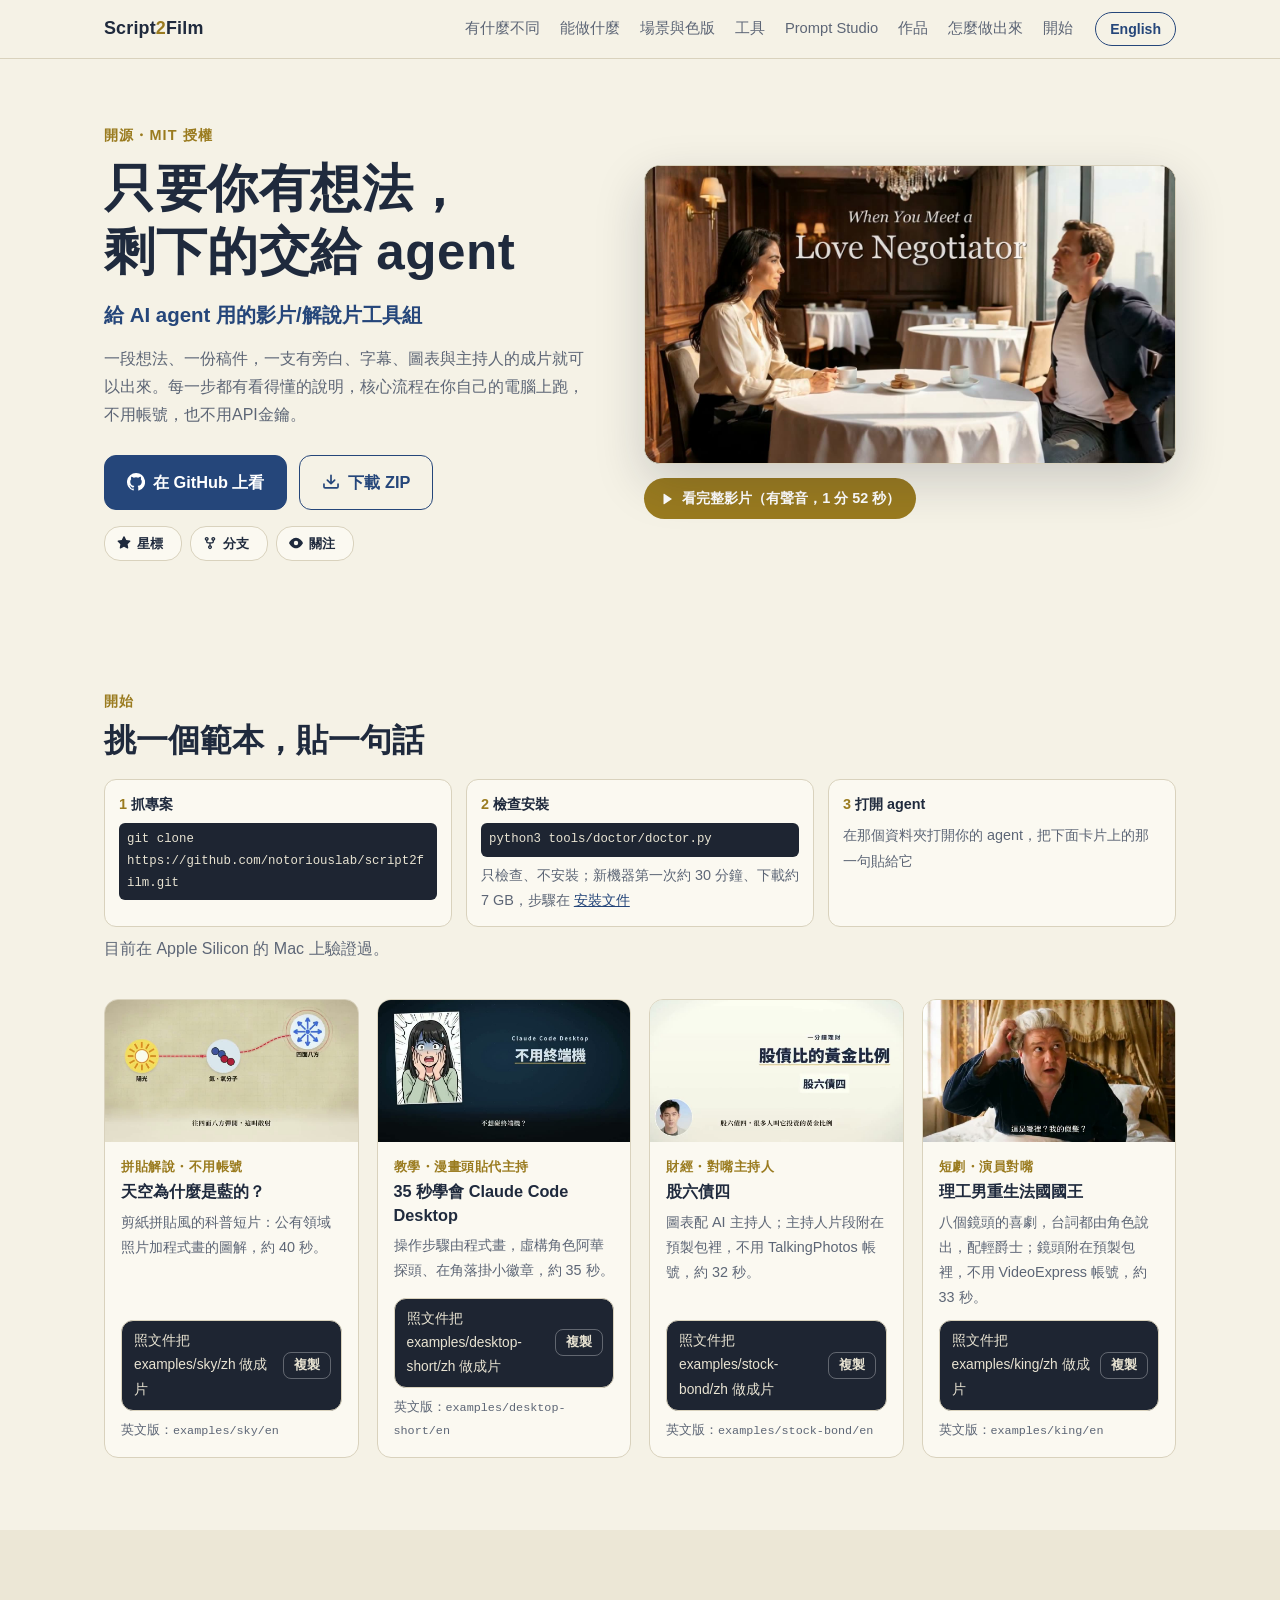
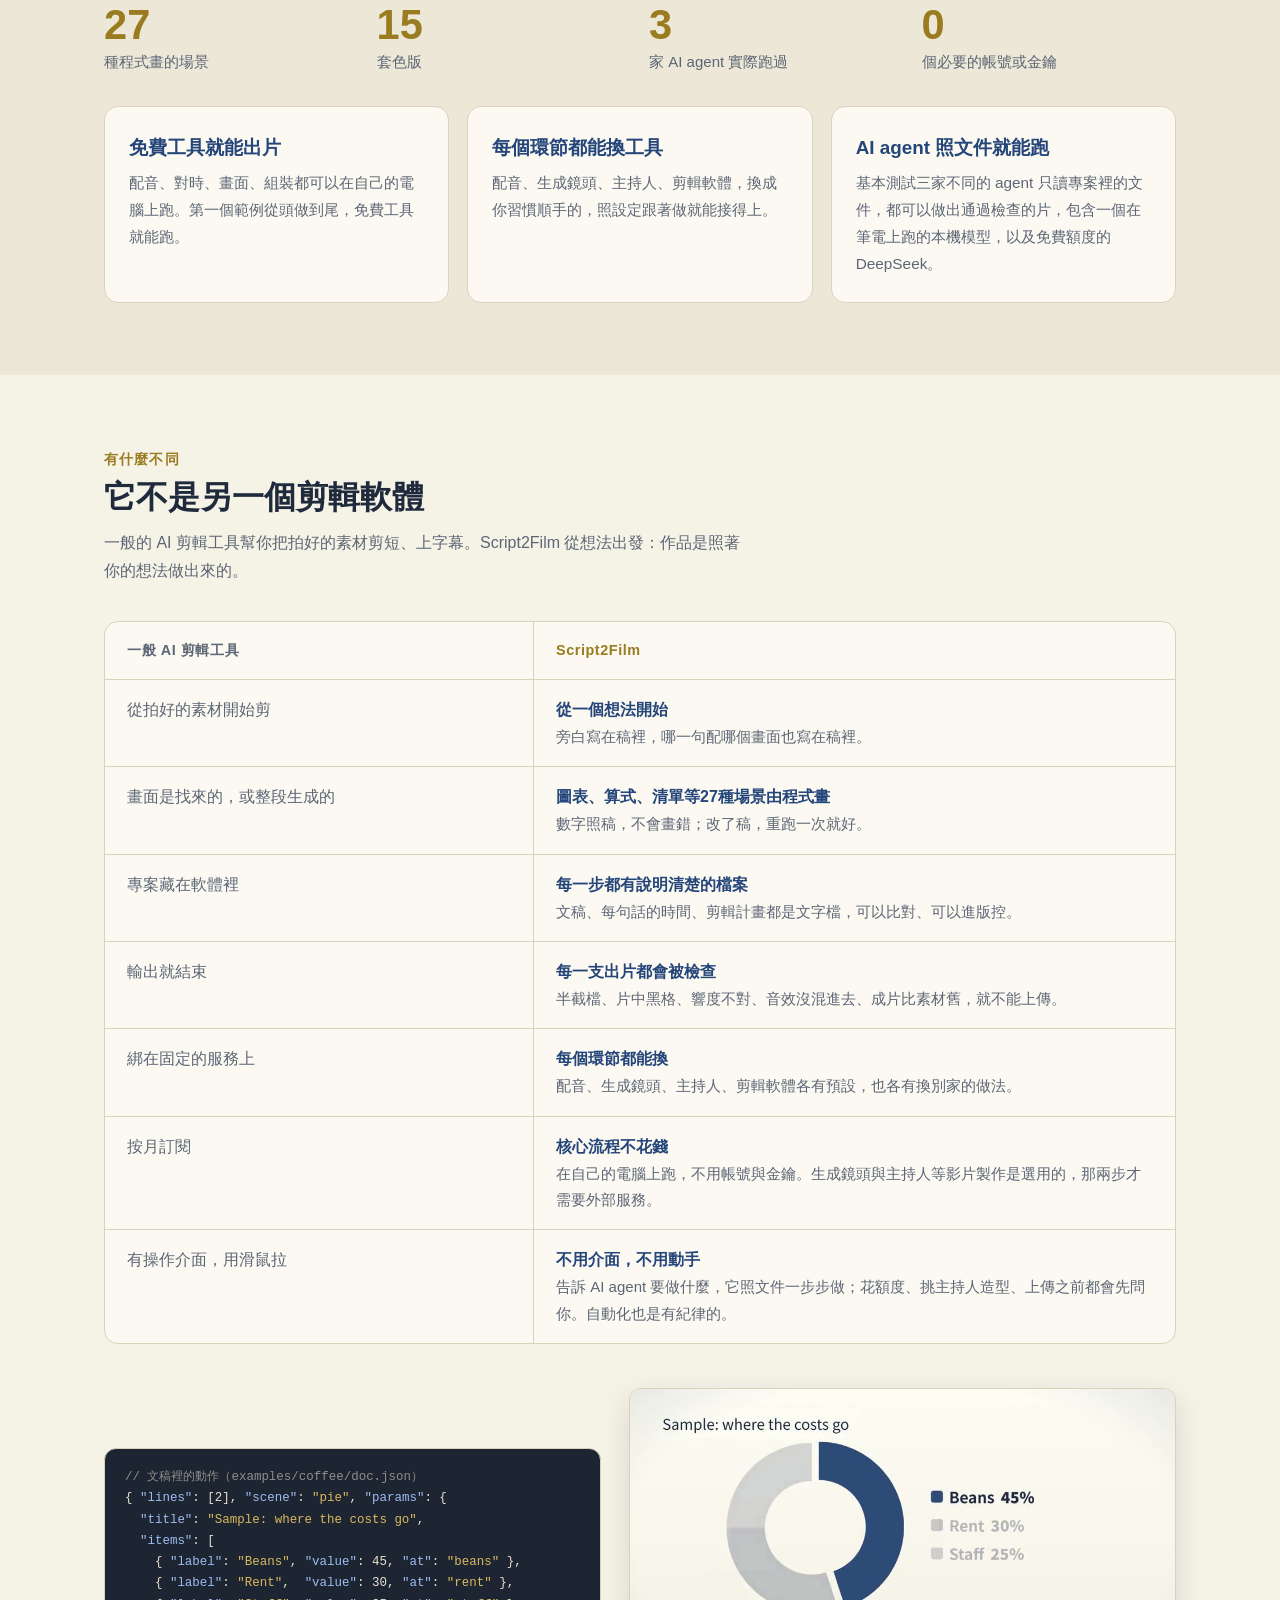
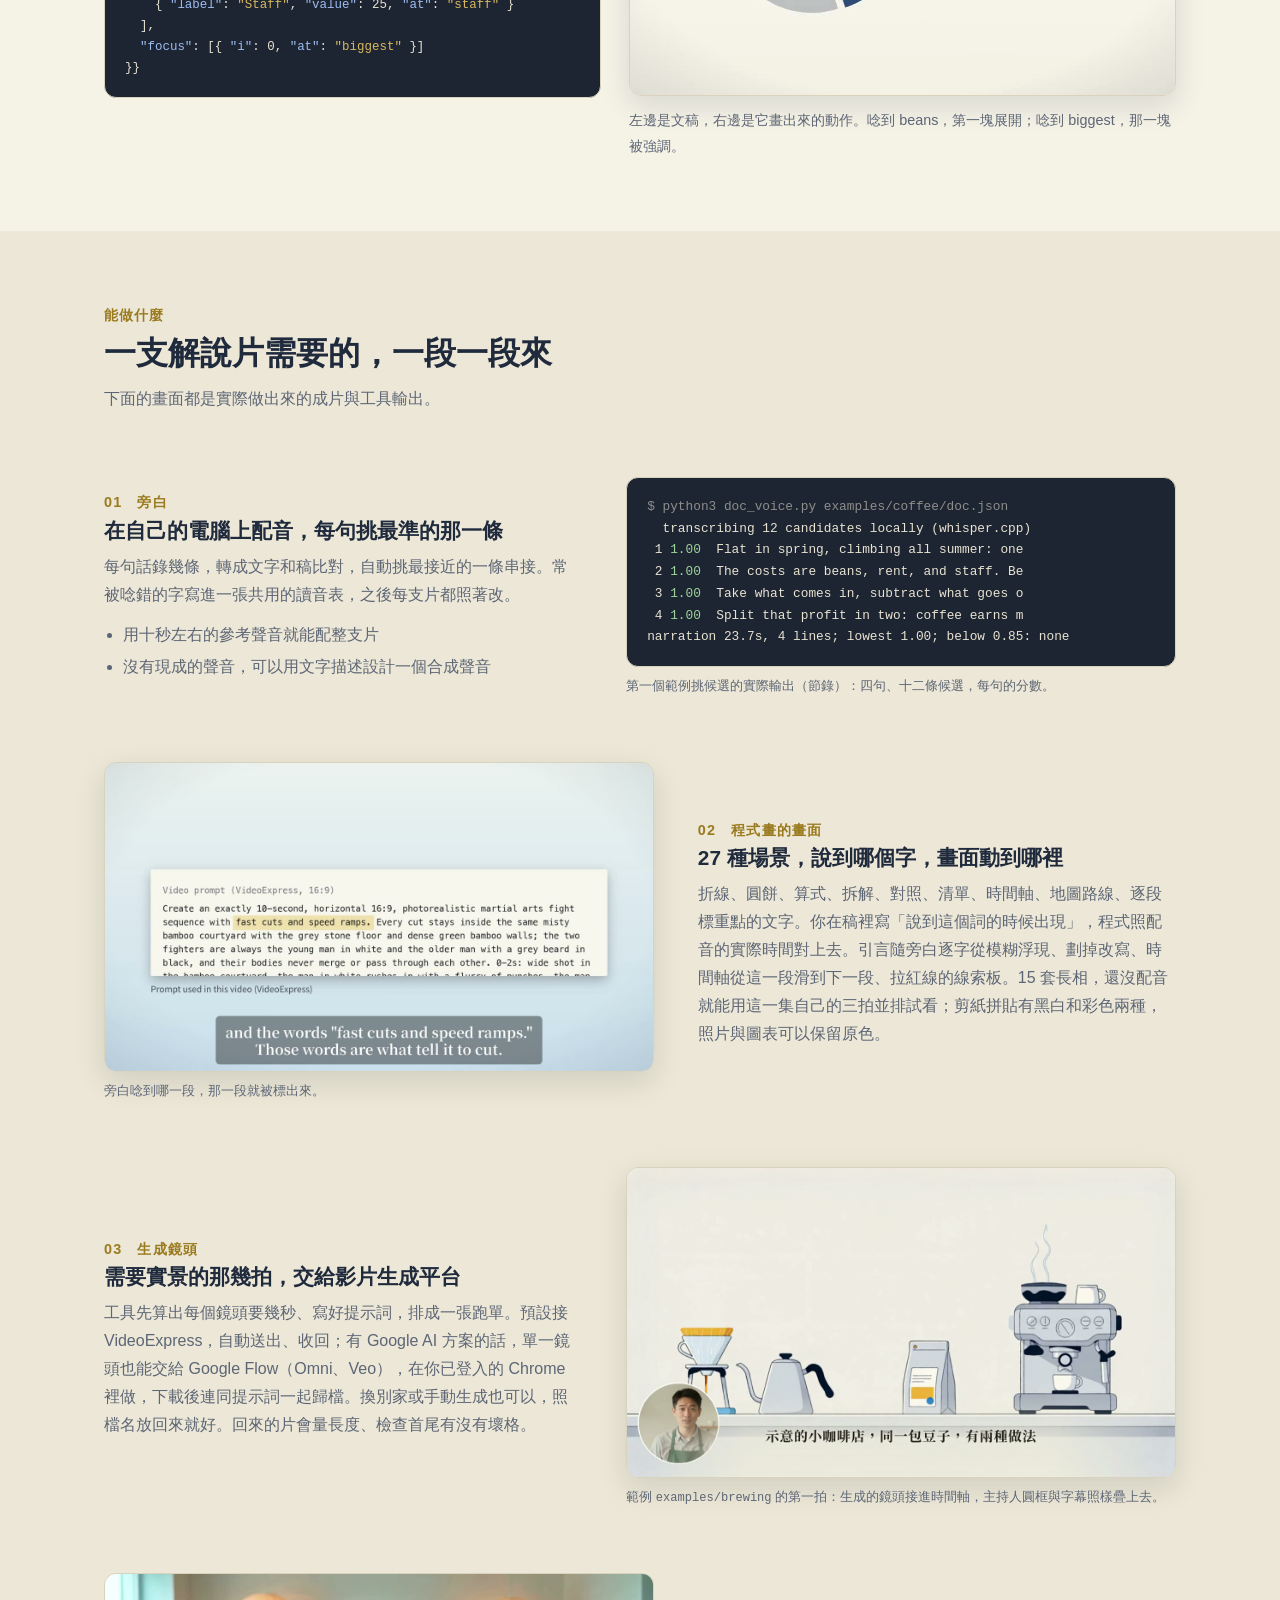
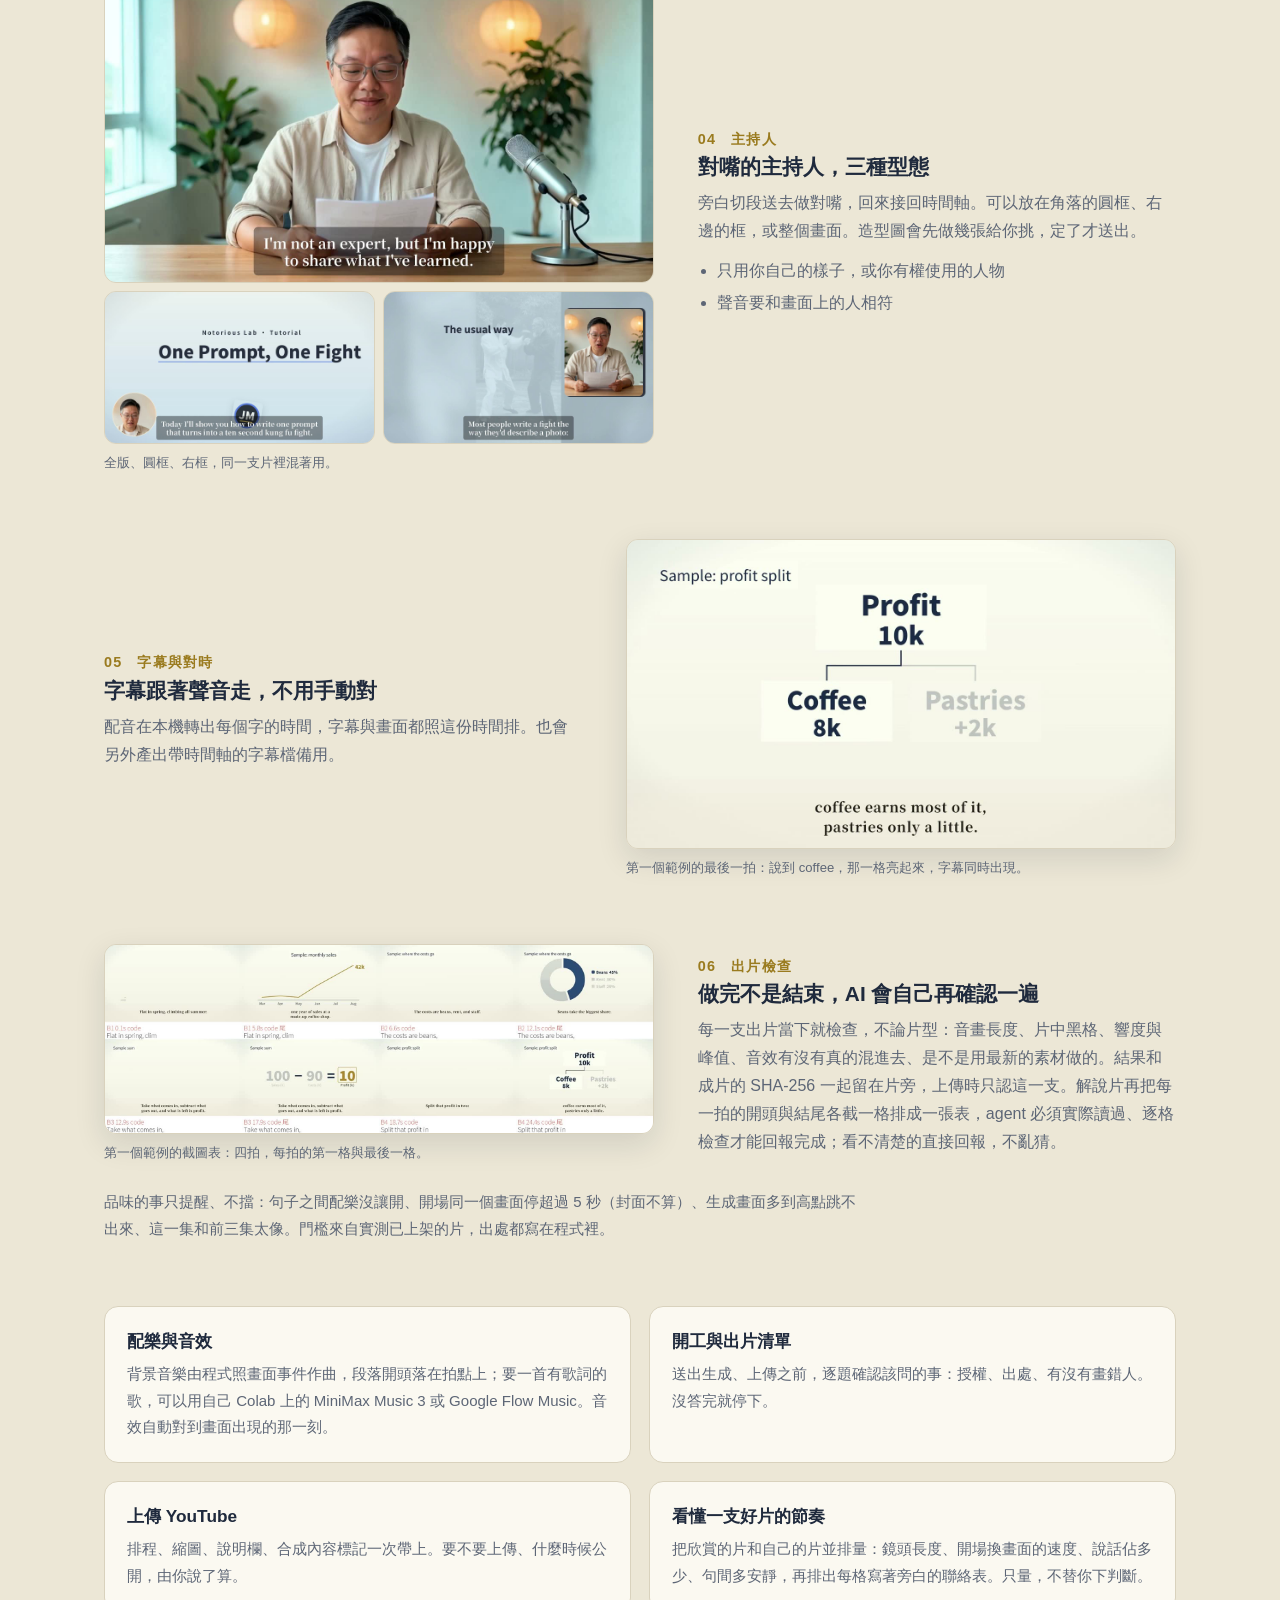
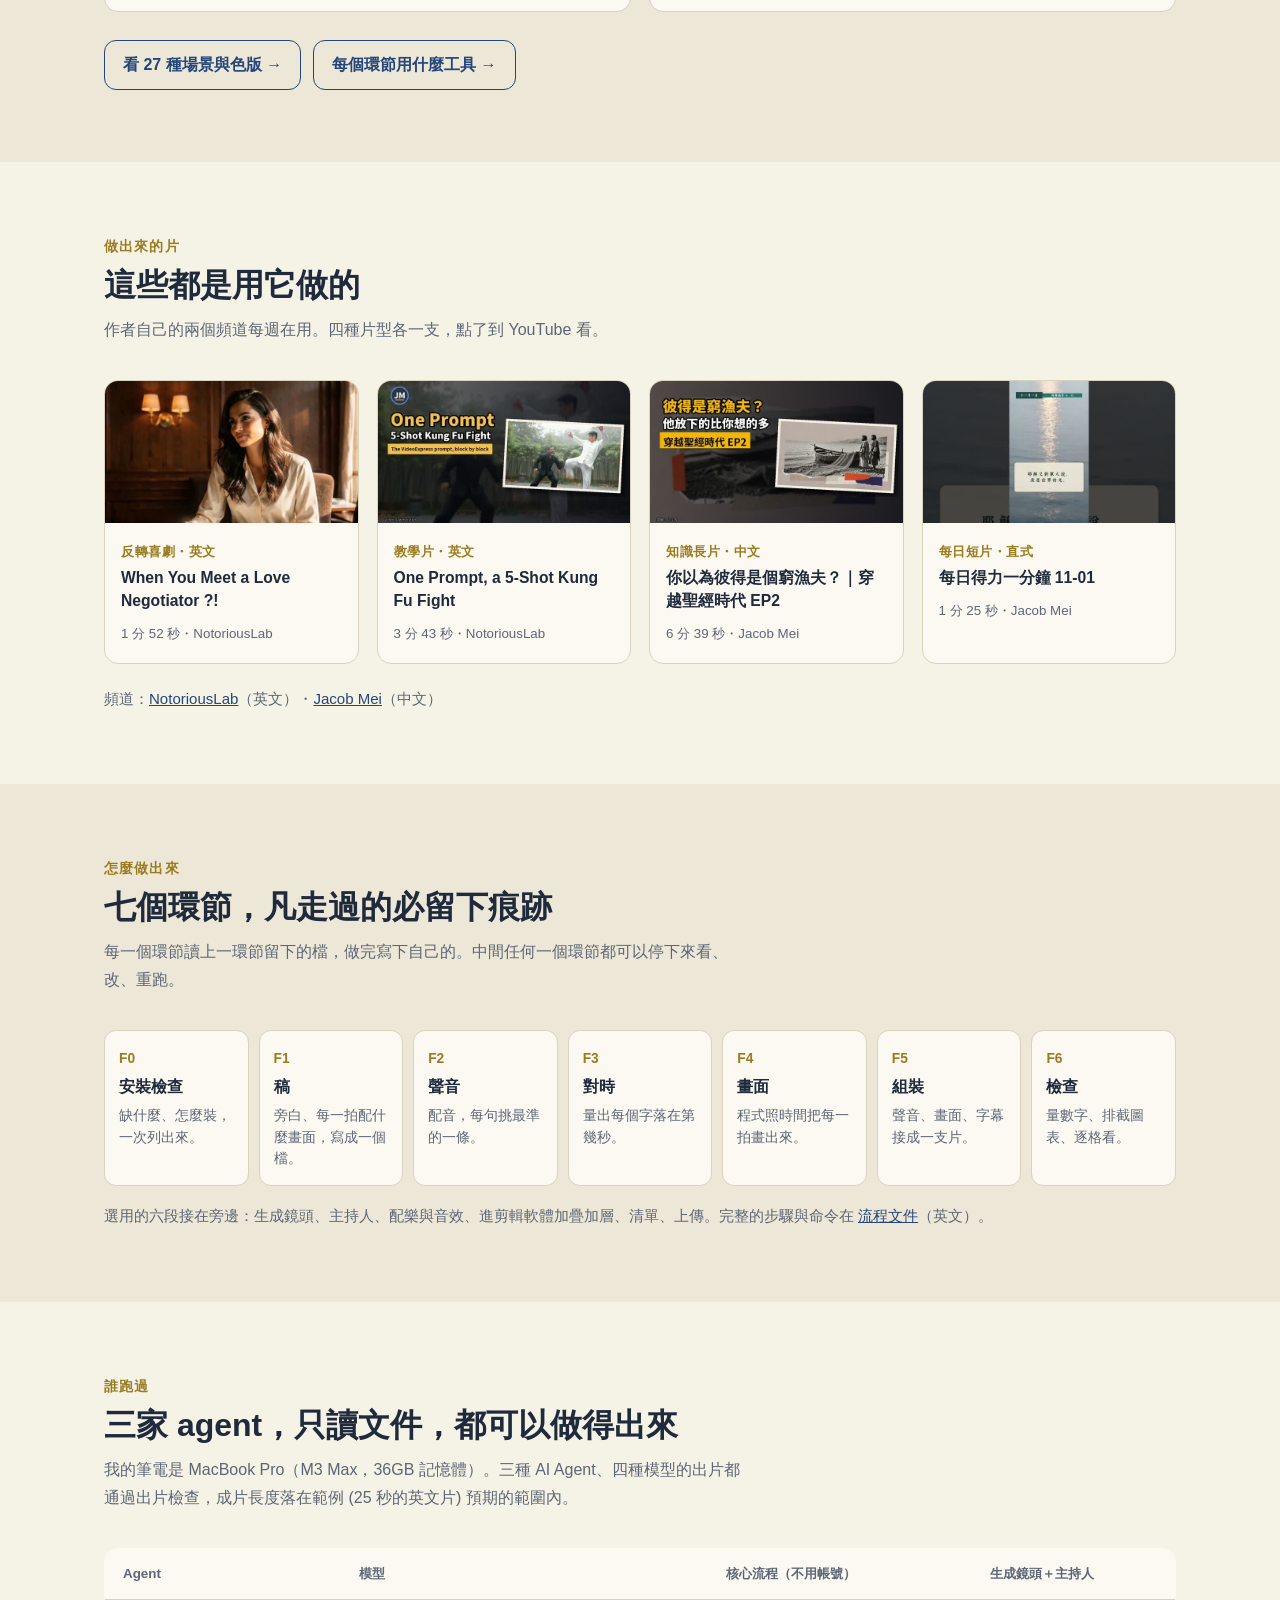
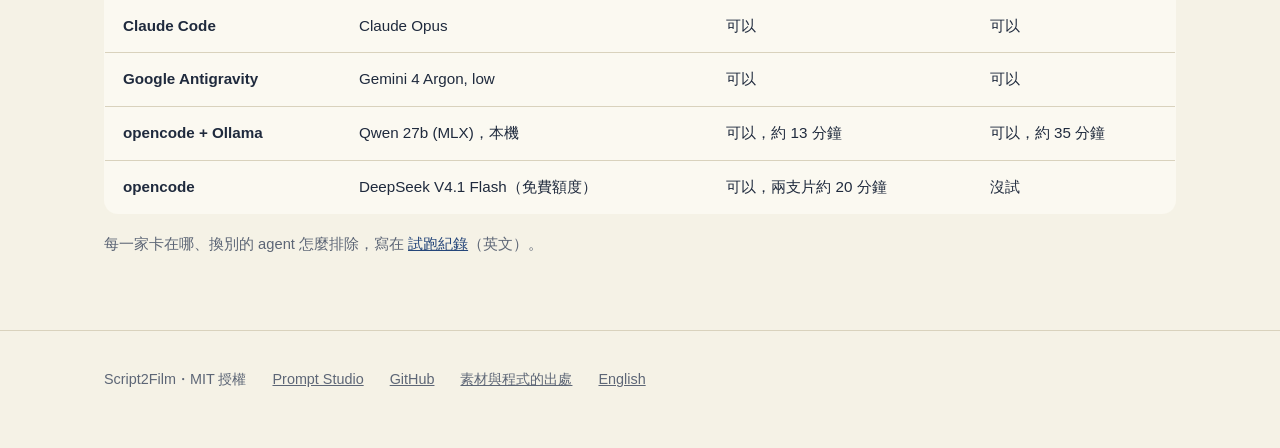
<file: docs/index.html>
<!DOCTYPE html>
<html lang="zh-Hant">

<head>
  <meta charset="utf-8">
  <meta name="viewport" content="width=device-width, initial-scale=1">
  <title>Script2Film：只要你有想法，剩下的交給 agent</title>
  <meta name="description" content="給 AI agent 用的影片與解說片工具組。一段想法、一份稿件，做到一支有旁白、字幕、圖表與主持人的成片；核心流程在自己的電腦上跑，不用帳號與 API 金鑰。">
  <!-- share preview: written by tools/site/og_tags.py -->
  <link rel="canonical" href="https://notoriouslab.github.io/script2film/">
  <link rel="alternate" hreflang="zh-Hant" href="https://notoriouslab.github.io/script2film/">
  <link rel="alternate" hreflang="en" href="https://notoriouslab.github.io/script2film/en/">
  <link rel="alternate" hreflang="x-default" href="https://notoriouslab.github.io/script2film/">
  <meta property="og:type" content="website">
  <meta property="og:site_name" content="Script2Film">
  <meta property="og:title" content="Script2Film：只要你有想法，剩下的交給 agent">
  <meta property="og:description" content="給 AI agent 用的影片與解說片工具組。一段想法、一份稿件，做到一支有旁白、字幕、圖表與主持人的成片；核心流程在自己的電腦上跑，不用帳號與 API 金鑰。">
  <meta property="og:url" content="https://notoriouslab.github.io/script2film/">
  <meta property="og:locale" content="zh_TW">
  <meta property="og:locale:alternate" content="en_US">
  <meta property="og:image" content="https://notoriouslab.github.io/script2film/site/og-zh.jpg">
  <meta property="og:image:width" content="1200">
  <meta property="og:image:height" content="630">
  <meta property="og:image:alt" content="Script2Film 字樣與「給 AI agent 用的影片與解說片工具組」，旁邊是兩格每日得力一分鐘的成片畫面">
  <meta name="twitter:card" content="summary_large_image">
  <!-- /share preview -->
  <link rel="stylesheet" href="site/site.css">
</head>

<body>

  <nav class="nav">
    <div class="wrap">
      <a class="brand" href="#top">Script<b>2</b>Film</a>
      <div class="nav-links">
        <a href="#different">有什麼不同</a>
        <a href="#features">能做什麼</a>
        <a href="gallery.html">場景與色版</a>
        <a href="tools.html">工具</a>
        <a href="studio.html">Prompt Studio</a>
        <a href="#works">作品</a>
        <a href="#flow">怎麼做出來</a>
        <a href="#start" class="keep">開始</a>
      </div>
      <a class="lang" href="en/index.html" hreflang="en" lang="en">English</a>
    </div>
  </nav>

  <header class="hero" id="top">
    <div class="wrap">
      <div>
        <div class="eyebrow">開源・MIT 授權</div>
        <h1>只要你有想法，<br>剩下的交給 agent</h1>
        <p class="sub">給 AI agent 用的影片/解說片工具組</p>
        <p class="lead">一段想法、一份稿件，一支有旁白、字幕、圖表與主持人的成片就可以出來。每一步都有看得懂的說明，核心流程在你自己的電腦上跑，不用帳號，也不用API金鑰。</p>
        <div class="cta">
          <a class="btn primary" id="gh-main" href="https://github.com/notoriouslab/script2film" target="_blank"
            rel="noopener">
            <svg viewBox="0 0 16 16" aria-hidden="true">
              <path
                d="M8 0a8 8 0 0 0-2.53 15.59c.4.07.55-.17.55-.38v-1.34c-2.22.48-2.69-1.07-2.69-1.07-.36-.92-.89-1.17-.89-1.17-.73-.5.05-.49.05-.49.8.06 1.23.83 1.23.83.71 1.22 1.87.87 2.33.66.07-.52.28-.87.5-1.07-1.77-.2-3.64-.89-3.64-3.95 0-.87.31-1.59.82-2.15-.08-.2-.36-1.02.08-2.12 0 0 .67-.21 2.2.82a7.6 7.6 0 0 1 4 0c1.53-1.04 2.2-.82 2.2-.82.44 1.1.16 1.92.08 2.12.51.56.82 1.27.82 2.15 0 3.07-1.87 3.75-3.65 3.95.29.25.54.73.54 1.48v2.19c0 .21.15.46.55.38A8 8 0 0 0 8 0Z" />
            </svg>
            在 GitHub 上看</a>
          <a class="btn ghost" id="gh-zip"
            href="https://github.com/notoriouslab/script2film/archive/refs/heads/main.zip" target="_blank"
            rel="noopener">
            <svg viewBox="0 0 16 16" aria-hidden="true">
              <path
                d="M2.75 14A1.75 1.75 0 0 1 1 12.25v-2.5a.75.75 0 0 1 1.5 0v2.5c0 .138.112.25.25.25h10.5a.25.25 0 0 0 .25-.25v-2.5a.75.75 0 0 1 1.5 0v2.5A1.75 1.75 0 0 1 13.25 14ZM7.25 7.689V2a.75.75 0 0 1 1.5 0v5.689l1.97-1.969a.749.749 0 1 1 1.06 1.06l-3.25 3.25a.749.749 0 0 1-1.06 0L4.22 6.78a.749.749 0 1 1 1.06-1.06l1.97 1.969Z" />
            </svg>
            下載 ZIP</a>
        </div>
        <div class="gh-row">
          <a class="gh-btn" id="gh-star-link" href="https://github.com/notoriouslab/script2film" target="_blank"
            rel="noopener">
            <svg viewBox="0 0 16 16" aria-hidden="true">
              <path
                d="M8 .25a.75.75 0 0 1 .673.418l1.882 3.815 4.21.612a.75.75 0 0 1 .416 1.279l-3.046 2.97.719 4.192a.75.75 0 0 1-1.088.791L8 12.347l-3.766 1.98a.75.75 0 0 1-1.088-.79l.72-4.194L.818 6.374a.75.75 0 0 1 .416-1.28l4.21-.611L7.327.668A.75.75 0 0 1 8 .25Z" />
            </svg>
            星標<span class="gh-count" id="gh-stars"></span></a>
          <a class="gh-btn" id="gh-fork-link" href="https://github.com/notoriouslab/script2film/fork" target="_blank"
            rel="noopener">
            <svg viewBox="0 0 16 16" aria-hidden="true">
              <path
                d="M5 5.372v.878c0 .414.336.75.75.75h4.5a.75.75 0 0 0 .75-.75v-.878a2.25 2.25 0 1 1 1.5 0v.878a2.25 2.25 0 0 1-2.25 2.25h-1.5v2.128a2.251 2.251 0 1 1-1.5 0V8.5h-1.5A2.25 2.25 0 0 1 3.5 6.25v-.878a2.25 2.25 0 1 1 1.5 0ZM5 3.25a.75.75 0 1 0-1.5 0 .75.75 0 0 0 1.5 0Zm6.75.75a.75.75 0 1 0 0-1.5.75.75 0 0 0 0 1.5Zm-3 8.75a.75.75 0 1 0-1.5 0 .75.75 0 0 0 1.5 0Z" />
            </svg>
            分支<span class="gh-count" id="gh-forks"></span></a>
          <a class="gh-btn" id="gh-watch-link" href="https://github.com/notoriouslab/script2film/subscription"
            target="_blank" rel="noopener">
            <svg viewBox="0 0 16 16" aria-hidden="true">
              <path
                d="M8 2c1.981 0 3.671.992 4.933 2.078 1.27 1.091 2.187 2.345 2.637 3.023a1.62 1.62 0 0 1 0 1.798c-.45.678-1.367 1.932-2.637 3.023C11.67 13.008 9.981 14 8 14c-1.981 0-3.671-.992-4.933-2.078C1.797 10.83.88 9.576.43 8.898a1.62 1.62 0 0 1 0-1.798c.45-.677 1.367-1.931 2.637-3.022C4.33 2.992 6.019 2 8 2ZM8 10.5a2.5 2.5 0 1 0 0-5 2.5 2.5 0 0 0 0 5Z" />
            </svg>
            關注<span class="gh-count" id="gh-watch"></span></a>
        </div>
      </div>
      <div>
        <div class="hero-media">
          <video autoplay muted loop playsinline preload="metadata" poster="site/hero-poster.jpg"
            aria-label="用 Script2Film 做出來的一支英文短劇的片段">
            <source src="site/hero.mp4" type="video/mp4">
          </video>
        </div>
        <div class="hero-under">
          <a class="play" id="play-full" href="https://www.youtube.com/watch?v=qrFl_yrWPNk" data-yt="qrFl_yrWPNk"
            data-title="When You Meet a Love Negotiator" target="_blank"
            rel="noopener">
            <svg viewBox="0 0 16 16" aria-hidden="true">
              <path d="M4 2.5v11a.5.5 0 0 0 .77.42l8.5-5.5a.5.5 0 0 0 0-.84l-8.5-5.5A.5.5 0 0 0 4 2.5Z" />
            </svg>
            看完整影片（有聲音，1 分 52 秒）</a>
        </div>
      </div>
    </div>
  </header>

  <section id="start">
    <div class="wrap">
      <div class="kicker">開始</div>
      <h2>挑一個範本，貼一句話</h2>
      <ol class="tpl-steps">
        <li><b>抓專案</b><code id="clone-cmd">git clone https://github.com/notoriouslab/script2film.git</code></li>
        <li><b>檢查安裝</b><code>python3 tools/doctor/doctor.py</code><span>只檢查、不安裝；新機器第一次約 30 分鐘、下載約 7 GB，步驟在 <a
              href="https://github.com/notoriouslab/script2film/blob/main/docs/INSTALL.md" class="gh-doc"
              data-path="docs/INSTALL.md" target="_blank" rel="noopener">安裝文件</a></span></li>
        <li><b>打開 agent</b><span>在那個資料夾打開你的 agent，把下面卡片上的那一句貼給它</span></li>
      </ol>
      <p class="intro">目前在 Apple Silicon 的 Mac 上驗證過。</p>
      <div class="tpls">
        <div class="tpl">
          <video src="site/templates/sky-zh.mp4" poster="site/templates/sky-zh.jpg" muted loop playsinline preload="none" width="960" height="540"></video>
          <div class="body"><span class="tag">拼貼解說・不用帳號</span><b>天空為什麼是藍的？</b>
            <p>剪紙拼貼風的科普短片：公有領域照片加程式畫的圖解，約 40 秒。</p>
            <div class="say-chip"><span class="txt" id="say-sky">照文件把 examples/sky/zh 做成片</span><button class="copy" data-copy="say-sky" data-done="已複製">複製</button></div>
            <small>英文版：<code>examples/sky/en</code></small></div>
        </div>
        <div class="tpl">
          <video src="site/templates/desktop-short-zh.mp4" poster="site/templates/desktop-short-zh.jpg" muted loop playsinline preload="none" width="960" height="540"></video>
          <div class="body"><span class="tag">教學・漫畫頭貼代主持</span><b>35 秒學會 Claude Code Desktop</b>
            <p>操作步驟由程式畫，虛構角色阿華探頭、在角落掛小徽章，約 35 秒。</p>
            <div class="say-chip"><span class="txt" id="say-desktop-short">照文件把 examples/desktop-short/zh 做成片</span><button class="copy" data-copy="say-desktop-short" data-done="已複製">複製</button></div>
            <small>英文版：<code>examples/desktop-short/en</code></small></div>
        </div>
        <div class="tpl">
          <video src="site/templates/stock-bond-zh.mp4" poster="site/templates/stock-bond-zh.jpg" muted loop playsinline preload="none" width="960" height="540"></video>
          <div class="body"><span class="tag">財經・對嘴主持人</span><b>股六債四</b>
            <p>圖表配 AI 主持人；主持人片段附在預製包裡，不用 TalkingPhotos 帳號，約 32 秒。</p>
            <div class="say-chip"><span class="txt" id="say-stock-bond">照文件把 examples/stock-bond/zh 做成片</span><button class="copy" data-copy="say-stock-bond" data-done="已複製">複製</button></div>
            <small>英文版：<code>examples/stock-bond/en</code></small></div>
        </div>
        <div class="tpl">
          <video src="site/templates/king-zh.mp4" poster="site/templates/king-zh.jpg" muted loop playsinline preload="none" width="960" height="540"></video>
          <div class="body"><span class="tag">短劇・演員對嘴</span><b>理工男重生法國國王</b>
            <p>八個鏡頭的喜劇，台詞都由角色說出，配輕爵士；鏡頭附在預製包裡，不用 VideoExpress 帳號，約 33 秒。</p>
            <div class="say-chip"><span class="txt" id="say-king">照文件把 examples/king/zh 做成片</span><button class="copy" data-copy="say-king" data-done="已複製">複製</button></div>
            <small>英文版：<code>examples/king/en</code></small></div>
        </div>
      </div>
    </div>
  </section>

  <section class="alt" id="facts">
    <div class="wrap">
      <div class="stats">
        <div class="stat"><b>27</b><span>種程式畫的場景</span></div>
        <div class="stat"><b>15</b><span>套色版</span></div>
        <div class="stat"><b>3</b><span>家 AI agent 實際跑過</span></div>
        <div class="stat"><b>0</b><span>個必要的帳號或金鑰</span></div>
      </div>
      <div class="facts">
        <div class="fact"><strong>免費工具就能出片</strong>
          <p>配音、對時、畫面、組裝都可以在自己的電腦上跑。第一個範例從頭做到尾，免費工具就能跑。</p>
        </div>
        <div class="fact"><strong>每個環節都能換工具</strong>
          <p>配音、生成鏡頭、主持人、剪輯軟體，換成你習慣順手的，照設定跟著做就能接得上。</p>
        </div>
        <div class="fact"><strong>AI agent 照文件就能跑</strong>
          <p>基本測試三家不同的 agent 只讀專案裡的文件，都可以做出通過檢查的片，包含一個在筆電上跑的本機模型，以及免費額度的 DeepSeek。</p>
        </div>
      </div>
    </div>
  </section>

  <section id="different">
    <div class="wrap">
      <div class="kicker">有什麼不同</div>
      <h2>它不是另一個剪輯軟體</h2>
      <p class="intro">一般的 AI 剪輯工具幫你把拍好的素材剪短、上字幕。Script2Film 從想法出發：作品是照著你的想法做出來的。</p>
      <div class="cmp">
        <div class="cmp-row cmp-head">
          <div class="them">一般 AI 剪輯工具</div>
          <div class="us">Script2Film</div>
        </div>
        <div class="cmp-row">
          <div class="them" data-label="一般工具：">從拍好的素材開始剪</div>
          <div class="us"><b>從一個想法開始</b><span>旁白寫在稿裡，哪一句配哪個畫面也寫在稿裡。</span></div>
        </div>
        <div class="cmp-row">
          <div class="them" data-label="一般工具：">畫面是找來的，或整段生成的</div>
          <div class="us"><b>圖表、算式、清單等27種場景由程式畫</b><span>數字照稿，不會畫錯；改了稿，重跑一次就好。</span></div>
        </div>
        <div class="cmp-row">
          <div class="them" data-label="一般工具：">專案藏在軟體裡</div>
          <div class="us"><b>每一步都有說明清楚的檔案</b><span>文稿、每句話的時間、剪輯計畫都是文字檔，可以比對、可以進版控。</span></div>
        </div>
        <div class="cmp-row">
          <div class="them" data-label="一般工具：">輸出就結束</div>
          <div class="us"><b>每一支出片都會被檢查</b><span>半截檔、片中黑格、響度不對、音效沒混進去、成片比素材舊，就不能上傳。</span></div>
        </div>
        <div class="cmp-row">
          <div class="them" data-label="一般工具：">綁在固定的服務上</div>
          <div class="us"><b>每個環節都能換</b><span>配音、生成鏡頭、主持人、剪輯軟體各有預設，也各有換別家的做法。</span></div>
        </div>
        <div class="cmp-row">
          <div class="them" data-label="一般工具：">按月訂閱</div>
          <div class="us"><b>核心流程不花錢</b><span>在自己的電腦上跑，不用帳號與金鑰。生成鏡頭與主持人等影片製作是選用的，那兩步才需要外部服務。</span></div>
        </div>
        <div class="cmp-row">
          <div class="them" data-label="一般工具：">有操作介面，用滑鼠拉</div>
          <div class="us"><b>不用介面，不用動手</b><span>告訴 AI agent 要做什麼，它照文件一步步做；花額度、挑主持人造型、上傳之前都會先問你。自動化也是有紀律的。</span>
          </div>
        </div>
      </div>
      <div class="pair">
        <div class="term"><span class="dim">// 文稿裡的動作（examples/coffee/doc.json）</span>
{ <span class="k">"lines"</span>: [2], <span class="k">"scene"</span>: <span class="s">"pie"</span>, <span class="k">"params"</span>: {
  <span class="k">"title"</span>: <span class="s">"Sample: where the costs go"</span>,
  <span class="k">"items"</span>: [
    { <span class="k">"label"</span>: <span class="s">"Beans"</span>, <span class="k">"value"</span>: 45, <span class="k">"at"</span>: <span class="s">"beans"</span> },
    { <span class="k">"label"</span>: <span class="s">"Rent"</span>,  <span class="k">"value"</span>: 30, <span class="k">"at"</span>: <span class="s">"rent"</span> },
    { <span class="k">"label"</span>: <span class="s">"Staff"</span>, <span class="k">"value"</span>: 25, <span class="k">"at"</span>: <span class="s">"staff"</span> }
  ],
  <span class="k">"focus"</span>: [{ <span class="k">"i"</span>: 0, <span class="k">"at"</span>: <span class="s">"biggest"</span> }]
}}</div>
        <div>
          <div class="frame"><video autoplay muted loop playsinline preload="metadata" poster="site/beat-pie.jpg"
              aria-label="圓餅圖照旁白一塊一塊展開">
              <source src="site/beat-pie.mp4" type="video/mp4">
            </video></div>
          <p class="pair-cap">左邊是文稿，右邊是它畫出來的動作。唸到 beans，第一塊展開；唸到 biggest，那一塊被強調。</p>
        </div>
      </div>
    </div>
  </section>

  <section class="alt" id="features">
    <div class="wrap">
      <div class="kicker">能做什麼</div>
      <h2>一支解說片需要的，一段一段來</h2>
      <p class="intro">下面的畫面都是實際做出來的成片與工具輸出。</p>

      <div class="feat">
        <div class="feat-text">
          <div class="feat-num">01　旁白</div>
          <h3>在自己的電腦上配音，每句挑最準的那一條</h3>
          <p>每句話錄幾條，轉成文字和稿比對，自動挑最接近的一條串接。常被唸錯的字寫進一張共用的讀音表，之後每支片都照著改。</p>
          <ul>
            <li>用十秒左右的參考聲音就能配整支片</li>
            <li>沒有現成的聲音，可以用文字描述設計一個合成聲音</li>
          </ul>
        </div>
        <figure>
          <div class="term"><span class="dim">$ python3 doc_voice.py examples/coffee/doc.json</span>
  transcribing 12 candidates locally (whisper.cpp)
 1 <span class="ok">1.00</span>  Flat in spring, climbing all summer: one
 2 <span class="ok">1.00</span>  The costs are beans, rent, and staff. Be
 3 <span class="ok">1.00</span>  Take what comes in, subtract what goes o
 4 <span class="ok">1.00</span>  Split that profit in two: coffee earns m
narration 23.7s, 4 lines; lowest 1.00; below 0.85: none</div>
          <figcaption>第一個範例挑候選的實際輸出（節錄）：四句、十二條候選，每句的分數。</figcaption>
        </figure>
      </div>

      <div class="feat flip">
        <div class="feat-text">
          <div class="feat-num">02　程式畫的畫面</div>
          <h3>27 種場景，說到哪個字，畫面動到哪裡</h3>
          <p>折線、圓餅、算式、拆解、對照、清單、時間軸、地圖路線、逐段標重點的文字。你在稿裡寫「說到這個詞的時候出現」，程式照配音的實際時間對上去。引言隨旁白逐字從模糊浮現、劃掉改寫、時間軸從這一段滑到下一段、拉紅線的線索板。15 套長相，還沒配音就能用這一集自己的三拍並排試看；剪紙拼貼有黑白和彩色兩種，照片與圖表可以保留原色。</p>
        </div>
        <figure>
          <div class="frame"><img src="site/scene-prompt.jpg" alt="一段提示詞，說到的那幾個字被標成黃色" loading="lazy" width="1280"
              height="720"></div>
          <figcaption>旁白唸到哪一段，那一段就被標出來。</figcaption>
        </figure>
      </div>

      <div class="feat">
        <div class="feat-text">
          <div class="feat-num">03　生成鏡頭</div>
          <h3>需要實景的那幾拍，交給影片生成平台</h3>
          <p>工具先算出每個鏡頭要幾秒、寫好提示詞，排成一張跑單。預設接 VideoExpress，自動送出、收回；有 Google AI 方案的話，單一鏡頭也能交給 Google Flow（Omni、Veo），在你已登入的 Chrome 裡做，下載後連同提示詞一起歸檔。換別家或手動生成也可以，照檔名放回來就好。回來的片會量長度、檢查首尾有沒有壞格。</p>
        </div>
        <figure>
          <div class="frame"><img src="site/shot-generated.jpg" alt="咖啡吧台上的手沖壺與義式咖啡機，左下角有圓框主持人，下方有字幕" loading="lazy"
              width="1280" height="720"></div>
          <figcaption>範例 <code>examples/brewing</code> 的第一拍：生成的鏡頭接進時間軸，主持人圓框與字幕照樣疊上去。</figcaption>
        </figure>
      </div>

      <div class="feat flip">
        <div class="feat-text">
          <div class="feat-num">04　主持人</div>
          <h3>對嘴的主持人，三種型態</h3>
          <p>旁白切段送去做對嘴，回來接回時間軸。可以放在角落的圓框、右邊的框，或整個畫面。造型圖會先做幾張給你挑，定了才送出。</p>
          <ul>
            <li>只用你自己的樣子，或你有權使用的人物</li>
            <li>聲音要和畫面上的人相符</li>
          </ul>
        </div>
        <figure>
          <div class="trio">
            <div class="frame"><img src="site/host-full.jpg" alt="主持人全版" loading="lazy" width="1280" height="720"></div>
            <div class="frame"><img src="site/host-circle.jpg" alt="主持人在左下角圓框" loading="lazy" width="1280" height="720">
            </div>
            <div class="frame"><img src="site/host-side.jpg" alt="主持人在右上角的框" loading="lazy" width="1280" height="720">
            </div>
          </div>
          <figcaption>全版、圓框、右框，同一支片裡混著用。</figcaption>
        </figure>
      </div>

      <div class="feat">
        <div class="feat-text">
          <div class="feat-num">05　字幕與對時</div>
          <h3>字幕跟著聲音走，不用手動對</h3>
          <p>配音在本機轉出每個字的時間，字幕與畫面都照這份時間排。也會另外產出帶時間軸的字幕檔備用。</p>
        </div>
        <figure>
          <div class="frame"><img src="site/subtitles.jpg" alt="利潤拆成咖啡與甜點兩格的圖，下方有兩行英文字幕" loading="lazy" width="1280"
              height="720"></div>
          <figcaption>第一個範例的最後一拍：說到 coffee，那一格亮起來，字幕同時出現。</figcaption>
        </figure>
      </div>

      <div class="feat flip">
        <div class="feat-text">
          <div class="feat-num">06　出片檢查</div>
          <h3>做完不是結束，AI 會自己再確認一遍</h3>
          <p>每一支出片當下就檢查，不論片型：音畫長度、片中黑格、響度與峰值、音效有沒有真的混進去、是不是用最新的素材做的。結果和成片的 SHA-256 一起留在片旁，上傳時只認這一支。解說片再把每一拍的開頭與結尾各截一格排成一張表，agent 必須實際讀過、逐格檢查才能回報完成；看不清楚的直接回報，不亂猜。</p>
        </div>
        <figure>
          <div class="frame"><img src="site/check-sheet.jpg" alt="四拍各兩格的截圖表" loading="lazy" width="1600" height="555">
          </div>
          <figcaption>第一個範例的截圖表：四拍，每拍的第一格與最後一格。</figcaption>
        </figure>
      </div>
      <p class="feat-note">品味的事只提醒、不擋：句子之間配樂沒讓開、開場同一個畫面停超過 5 秒（封面不算）、生成畫面多到高點跳不出來、這一集和前三集太像。門檻來自實測已上架的片，出處都寫在程式裡。</p>

      <div class="cards">
        <div class="card">
          <h3>配樂與音效</h3>
          <p>背景音樂由程式照畫面事件作曲，段落開頭落在拍點上；要一首有歌詞的歌，可以用自己 Colab 上的 MiniMax Music 3 或 Google Flow Music。音效自動對到畫面出現的那一刻。</p>
        </div>
        <div class="card">
          <h3>開工與出片清單</h3>
          <p>送出生成、上傳之前，逐題確認該問的事：授權、出處、有沒有畫錯人。沒答完就停下。</p>
        </div>
        <div class="card">
          <h3>上傳 YouTube</h3>
          <p>排程、縮圖、說明欄、合成內容標記一次帶上。要不要上傳、什麼時候公開，由你說了算。</p>
        </div>
        <div class="card">
          <h3>看懂一支好片的節奏</h3>
          <p>把欣賞的片和自己的片並排量：鏡頭長度、開場換畫面的速度、說話佔多少、句間多安靜，再排出每格寫著旁白的聯絡表。只量，不替你下判斷。</p>
        </div>
      </div>
      <div class="more">
        <a href="gallery.html">看 27 種場景與色版 →</a>
        <a href="tools.html">每個環節用什麼工具 →</a>
      </div>
    </div>
  </section>

  <section id="works">
    <div class="wrap">
      <div class="kicker">做出來的片</div>
      <h2>這些都是用它做的</h2>
      <p class="intro">作者自己的兩個頻道每週在用。四種片型各一支，點了到 YouTube 看。</p>
      <div class="works">
        <a class="work" href="https://www.youtube.com/watch?v=qrFl_yrWPNk" target="_blank" rel="noopener">
          <img src="site/work-1.jpg" alt="" loading="lazy" width="640" height="360">
          <div class="body"><span class="tag">反轉喜劇・英文</span><b>When You Meet a Love Negotiator ?!</b><small>1 分 52 秒・NotoriousLab</small></div>
        </a>
        <a class="work" href="https://www.youtube.com/watch?v=1aTJSye-l38" target="_blank" rel="noopener">
          <img src="site/work-4.jpg" alt="" loading="lazy" width="640" height="360">
          <div class="body"><span class="tag">教學片・英文</span><b>One Prompt, a 5-Shot Kung Fu Fight</b><small>3 分 43 秒・NotoriousLab</small></div>
        </a>
        <a class="work" href="https://www.youtube.com/watch?v=LjCb9Le6Vps" target="_blank" rel="noopener">
          <img src="site/work-2.jpg" alt="" loading="lazy" width="640" height="360">
          <div class="body"><span class="tag">知識長片・中文</span><b>你以為彼得是個窮漁夫？｜穿越聖經時代 EP2</b><small>6 分 39 秒・Jacob
              Mei</small></div>
        </a>
        <a class="work" href="https://www.youtube.com/watch?v=I51kD1EMYQ0" target="_blank" rel="noopener">
          <img src="site/work-3.jpg" alt="" loading="lazy" width="640" height="360">
          <div class="body"><span class="tag">每日短片・直式</span><b>每日得力一分鐘 11-01</b><small>1 分 25 秒・Jacob Mei</small></div>
        </a>
      </div>
      <p class="chan">頻道：<a href="https://www.youtube.com/channel/UCut6SxDwtJHblGQgX6LuTgA" target="_blank"
          rel="noopener">NotoriousLab</a>（英文）・<a href="https://www.youtube.com/channel/UC7uSiyB1XIv71SPaWEzF3pw"
          target="_blank" rel="noopener">Jacob Mei</a>（中文）</p>
    </div>
  </section>

  <section class="alt" id="flow">
    <div class="wrap">
      <div class="kicker">怎麼做出來</div>
      <h2>七個環節，凡走過的必留下痕跡</h2>
      <p class="intro">每一個環節讀上一環節留下的檔，做完寫下自己的。中間任何一個環節都可以停下來看、改、重跑。</p>
      <div class="flow">
        <div class="step">
          <div class="id">F0</div><b>安裝檢查</b>
          <p>缺什麼、怎麼裝，一次列出來。</p>
        </div>
        <div class="step">
          <div class="id">F1</div><b>稿</b>
          <p>旁白、每一拍配什麼畫面，寫成一個檔。</p>
        </div>
        <div class="step">
          <div class="id">F2</div><b>聲音</b>
          <p>配音，每句挑最準的一條。</p>
        </div>
        <div class="step">
          <div class="id">F3</div><b>對時</b>
          <p>量出每個字落在第幾秒。</p>
        </div>
        <div class="step">
          <div class="id">F4</div><b>畫面</b>
          <p>程式照時間把每一拍畫出來。</p>
        </div>
        <div class="step">
          <div class="id">F5</div><b>組裝</b>
          <p>聲音、畫面、字幕接成一支片。</p>
        </div>
        <div class="step">
          <div class="id">F6</div><b>檢查</b>
          <p>量數字、排截圖表、逐格看。</p>
        </div>
      </div>
      <p class="flow-note">選用的六段接在旁邊：生成鏡頭、主持人、配樂與音效、進剪輯軟體加疊加層、清單、上傳。完整的步驟與命令在 <a
          href="https://github.com/notoriouslab/script2film/blob/main/docs/FLOW.md" class="gh-doc"
          data-path="docs/FLOW.md" target="_blank" rel="noopener">流程文件</a>（英文）。</p>
    </div>
  </section>

  <section id="agents">
    <div class="wrap">
      <div class="kicker">誰跑過</div>
      <h2>三家 agent，只讀文件，都可以做得出來</h2>
      <p class="intro">我的筆電是 MacBook Pro（M3 Max，36GB 記憶體）。三種 AI Agent、四種模型的出片都通過出片檢查，成片長度落在範例 (25 秒的英文片) 預期的範圍內。</p>
      <div class="tbl-wrap">
        <table class="tbl">
          <thead>
            <tr>
              <th>Agent</th>
              <th>模型</th>
              <th>核心流程（不用帳號）</th>
              <th>生成鏡頭＋主持人</th>
            </tr>
          </thead>
          <tbody>
            <tr>
              <td>Claude Code</td>
              <td>Claude Opus</td>
              <td>可以</td>
              <td>可以</td>
            </tr>
            <tr>
              <td>Google Antigravity</td>
              <td>Gemini 4 Argon, low</td>
              <td>可以</td>
              <td>可以</td>
            </tr>
            <tr>
              <td>opencode + Ollama</td>
              <td>Qwen 27b (MLX)，本機</td>
              <td>可以，約 13 分鐘</td>
              <td>可以，約 35 分鐘</td>
            </tr>
            <tr>
              <td>opencode</td>
              <td>DeepSeek V4.1 Flash（免費額度）</td>
              <td>可以，兩支片約 20 分鐘</td>
              <td>沒試</td>
            </tr>
          </tbody>
        </table>
      </div>
      <p class="flow-note">每一家卡在哪、換別的 agent 怎麼排除，寫在 <a
          href="https://github.com/notoriouslab/script2film/blob/main/docs/AGENT-TRIALS.md" class="gh-doc"
          data-path="docs/AGENT-TRIALS.md" target="_blank" rel="noopener">試跑紀錄</a>（英文）。</p>
    </div>
  </section>

  <footer>
    <div class="wrap">
      <span>Script2Film・MIT 授權</span>
      <a href="studio.html">Prompt Studio</a>
      <a href="https://github.com/notoriouslab/script2film" class="gh-doc" data-path="" target="_blank"
        rel="noopener">GitHub</a>
      <a href="https://github.com/notoriouslab/script2film/blob/main/NOTICE.md" class="gh-doc" data-path="NOTICE.md"
        target="_blank" rel="noopener">素材與程式的出處</a>
      <a href="en/index.html" hreflang="en" lang="en">English</a>
    </div>
  </footer>

  <script src="site/site.js"></script>
</body>

</html>
</file>
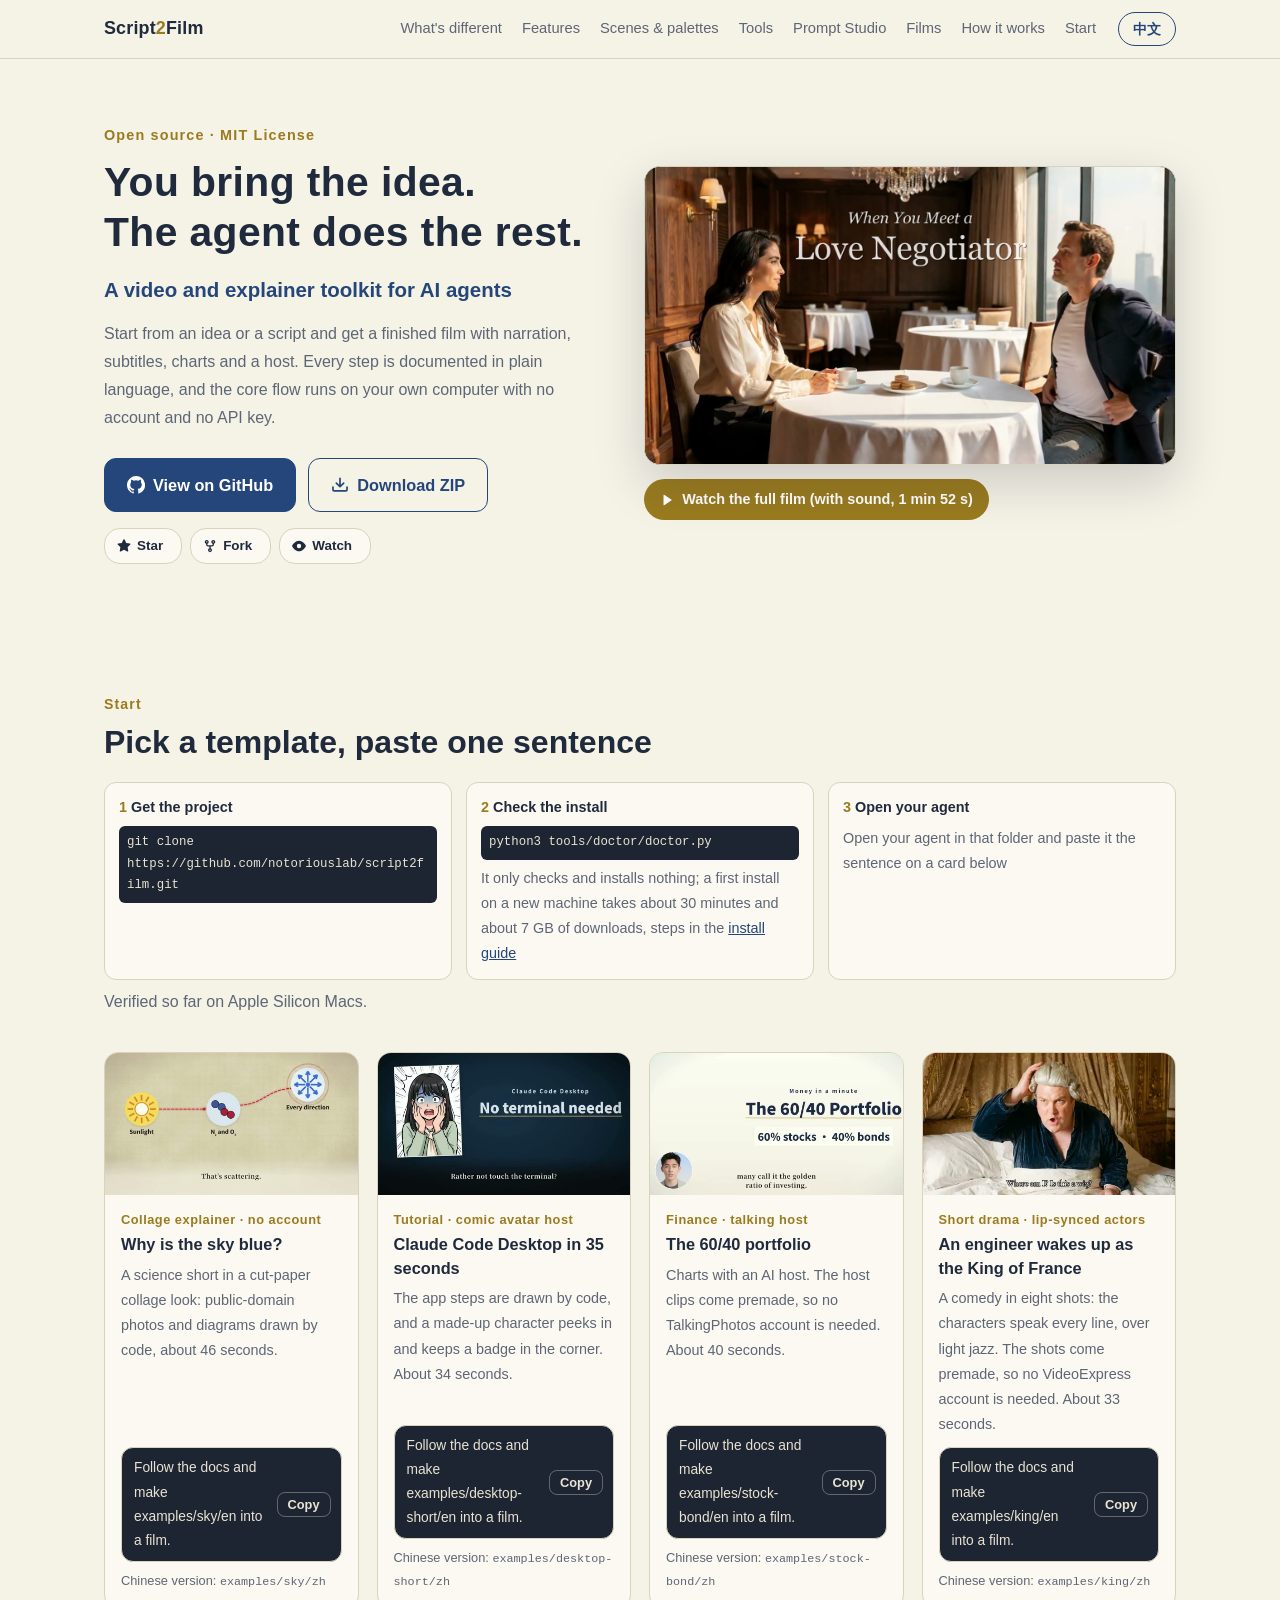
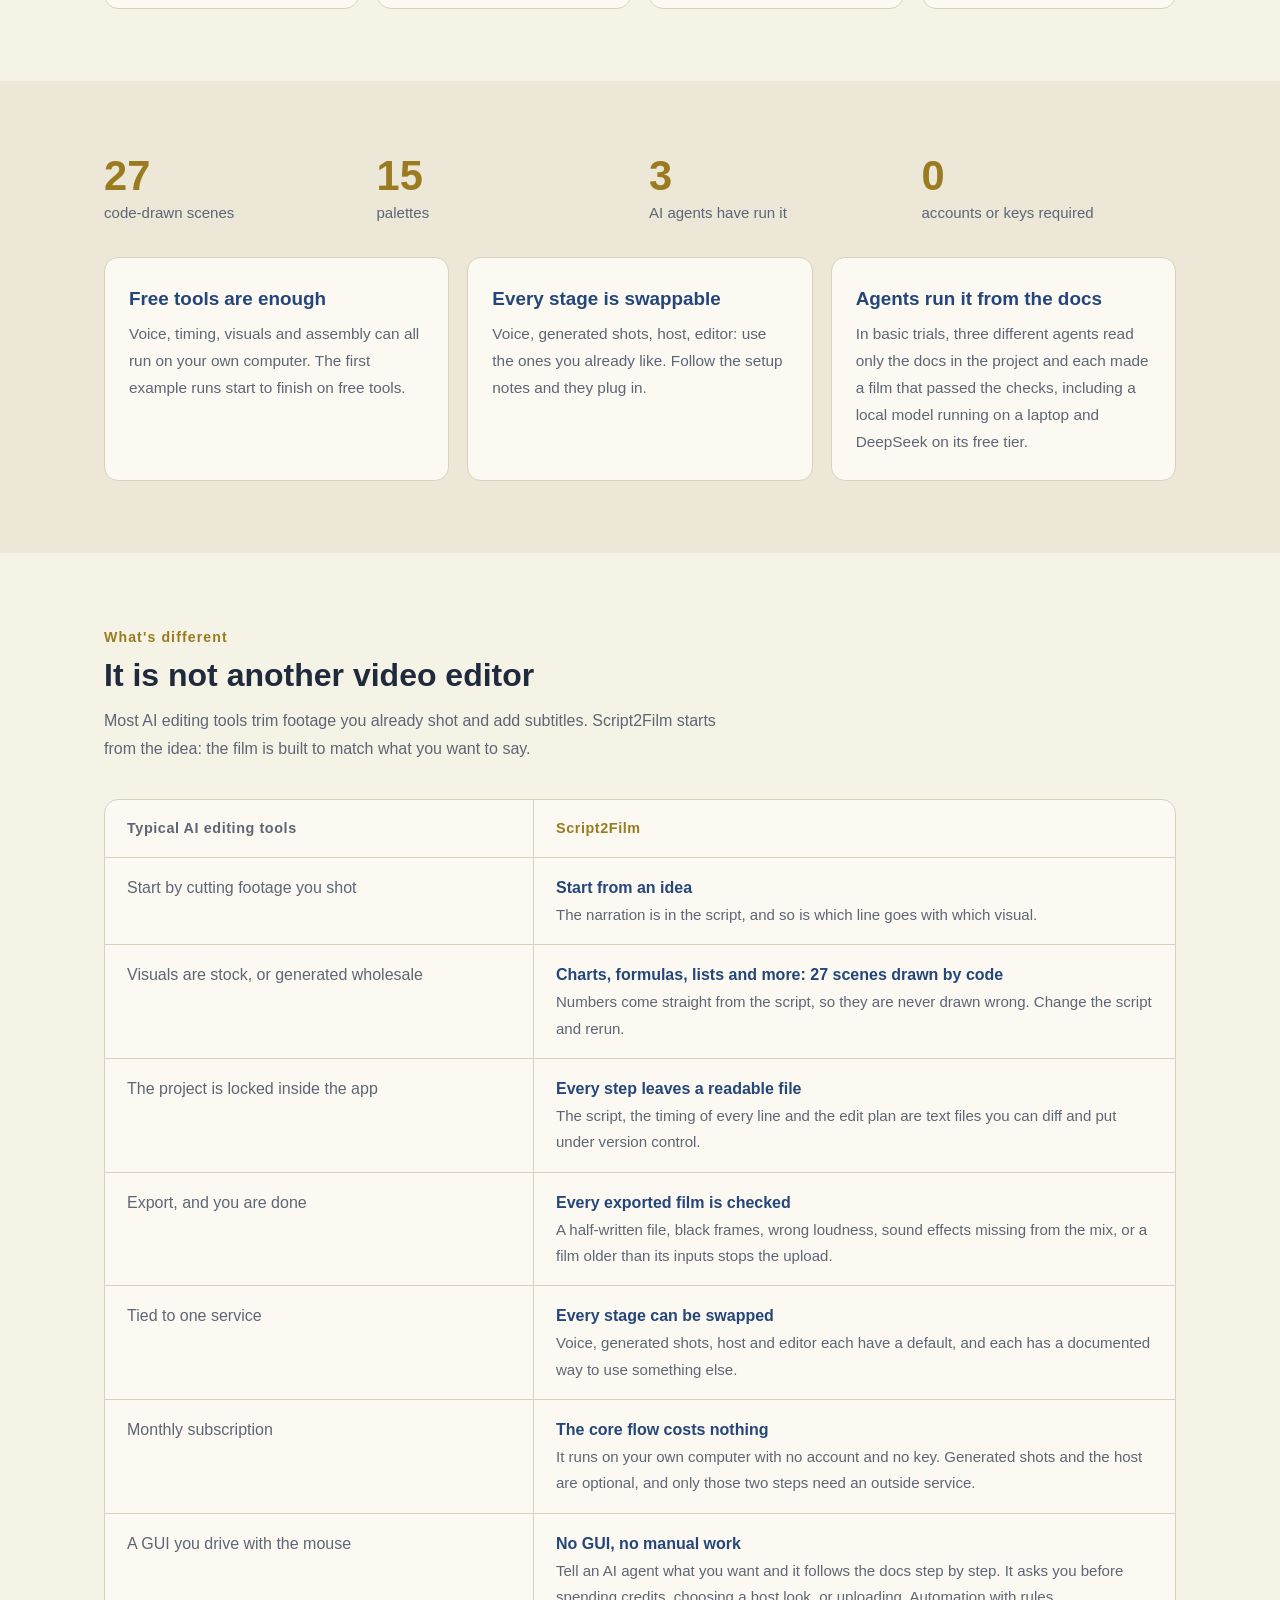
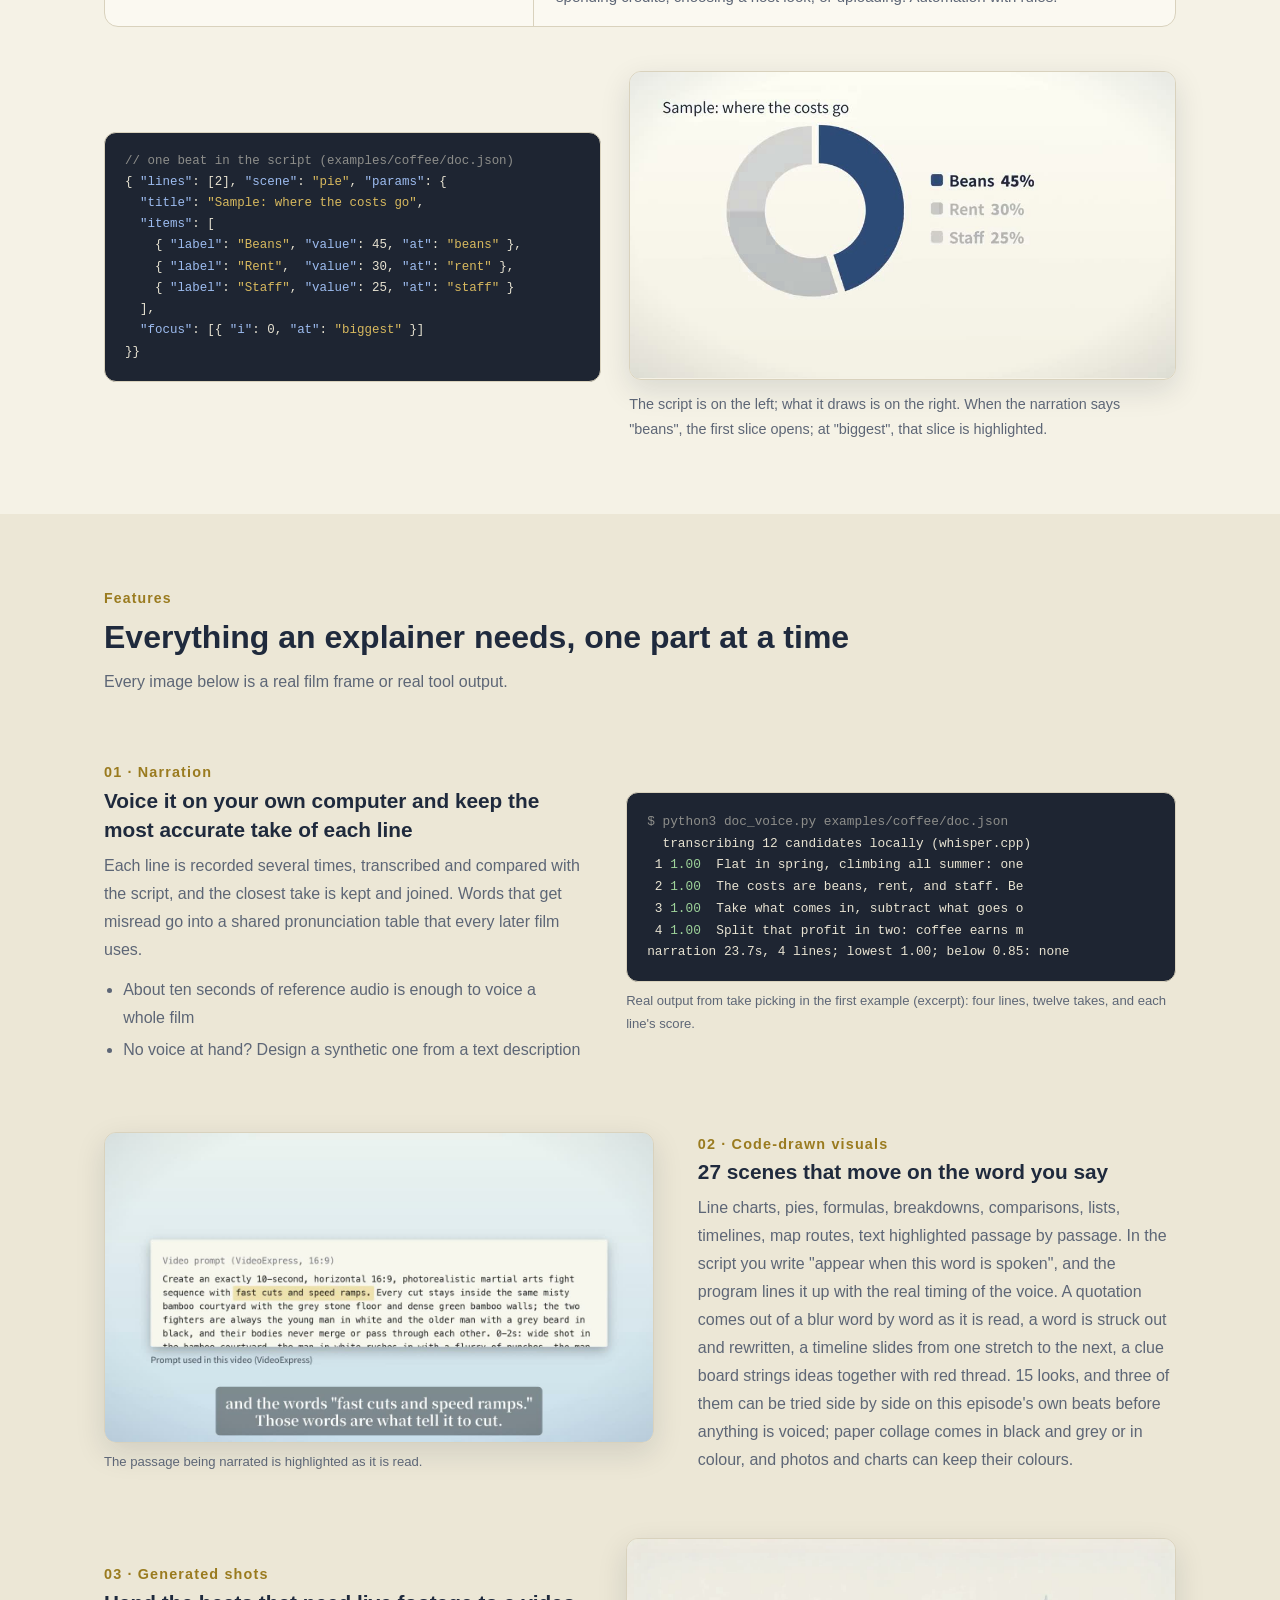
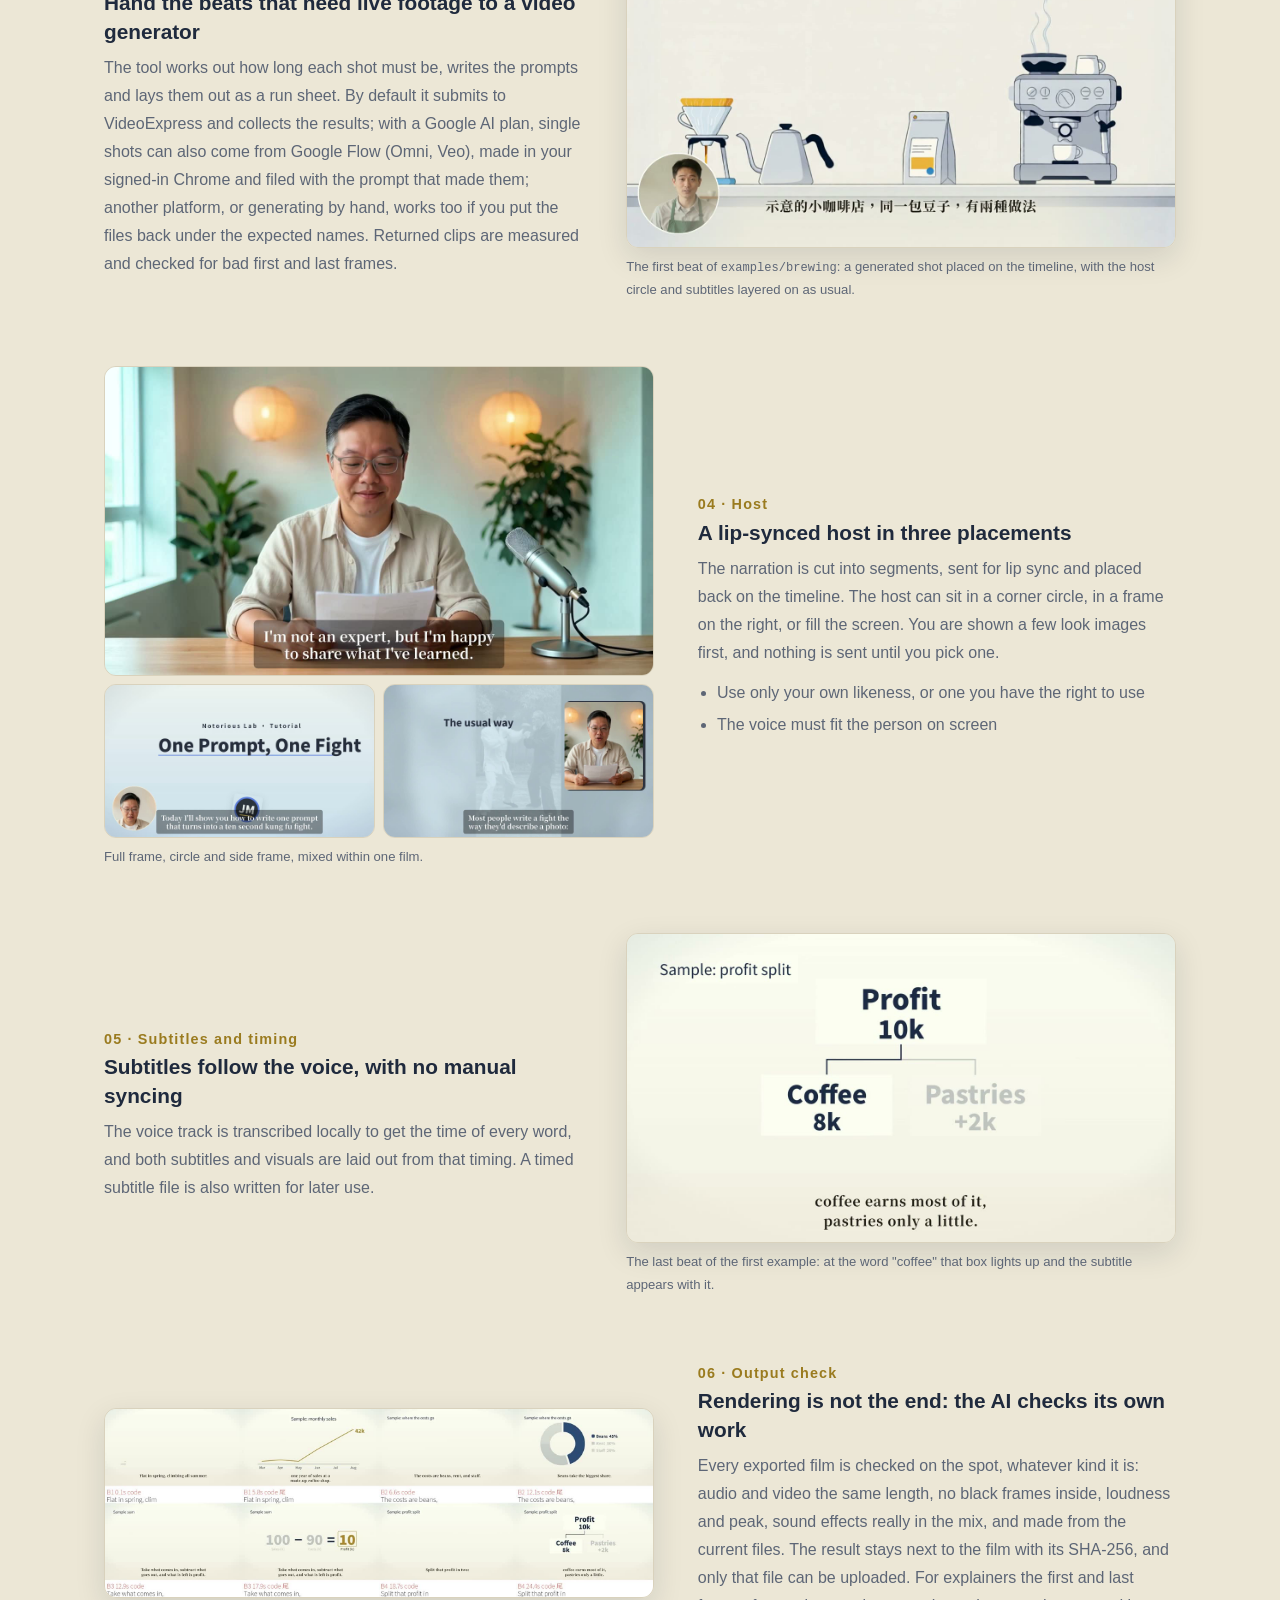
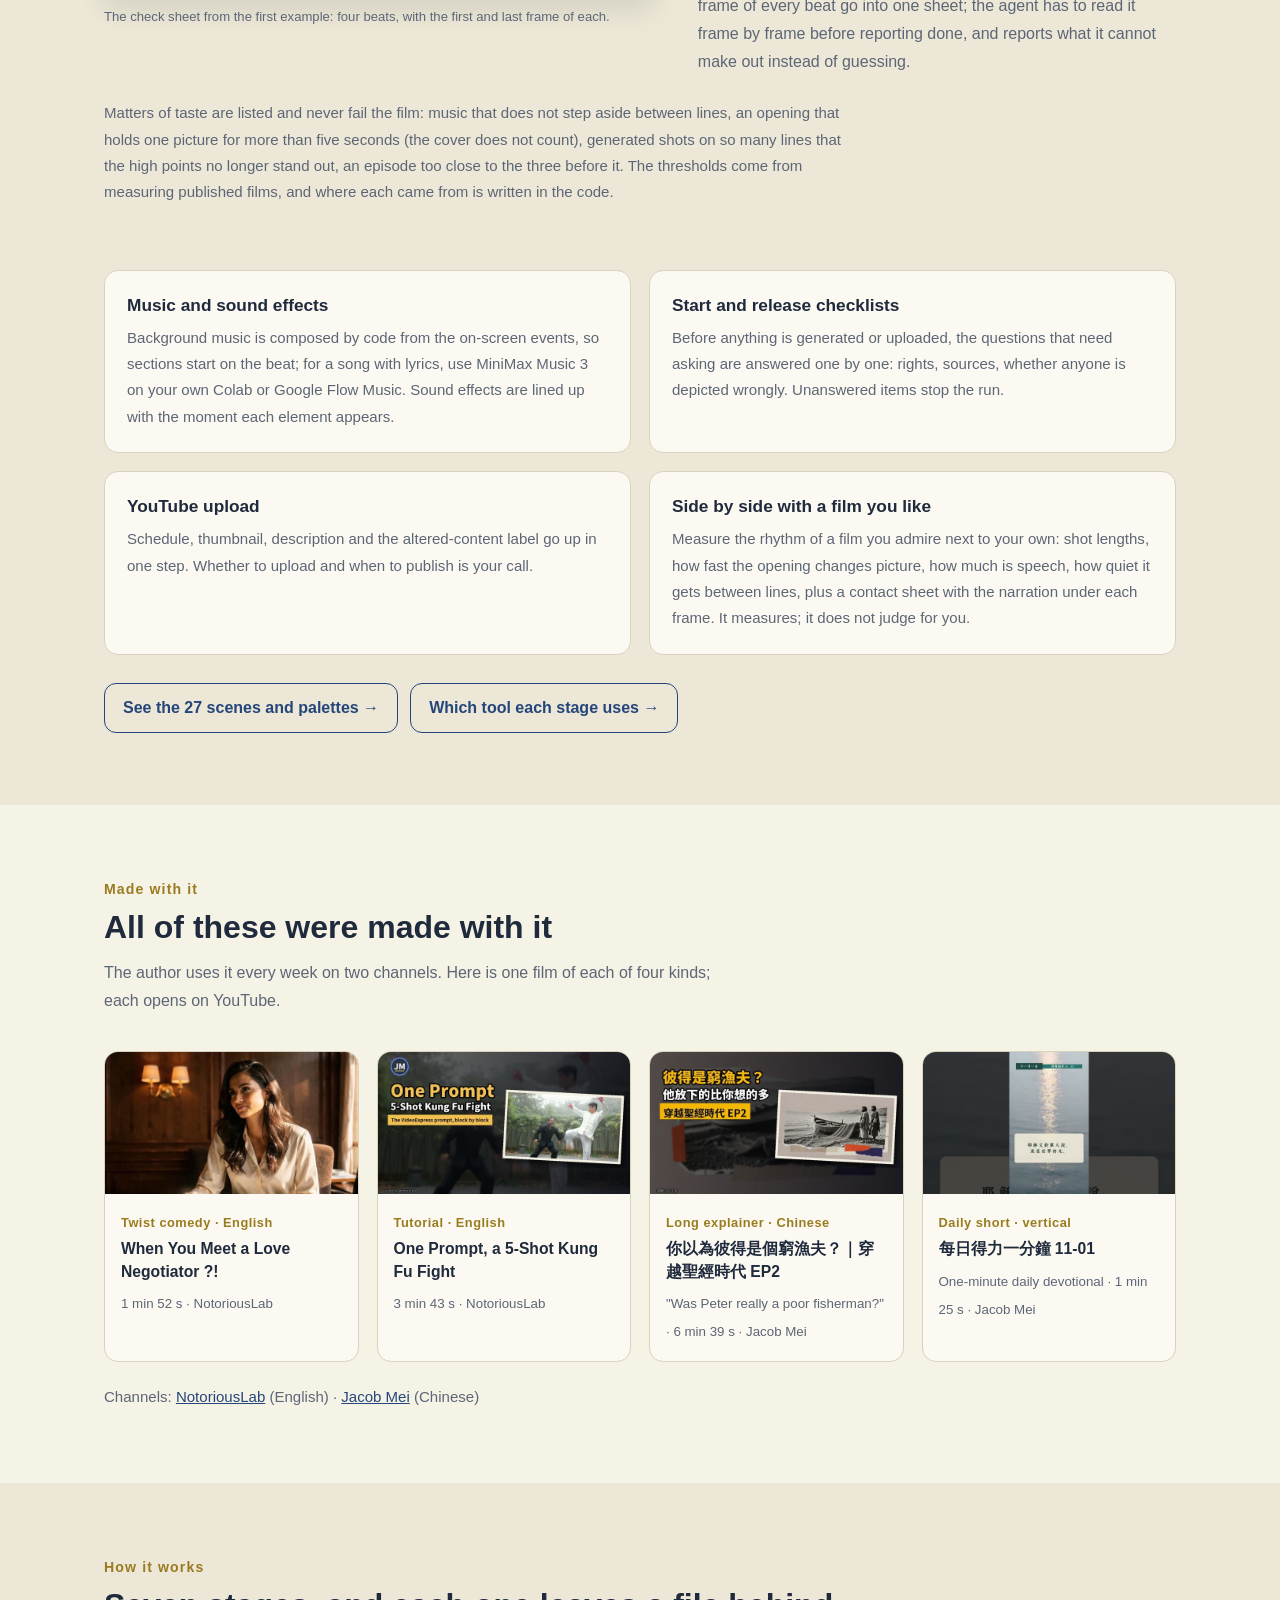
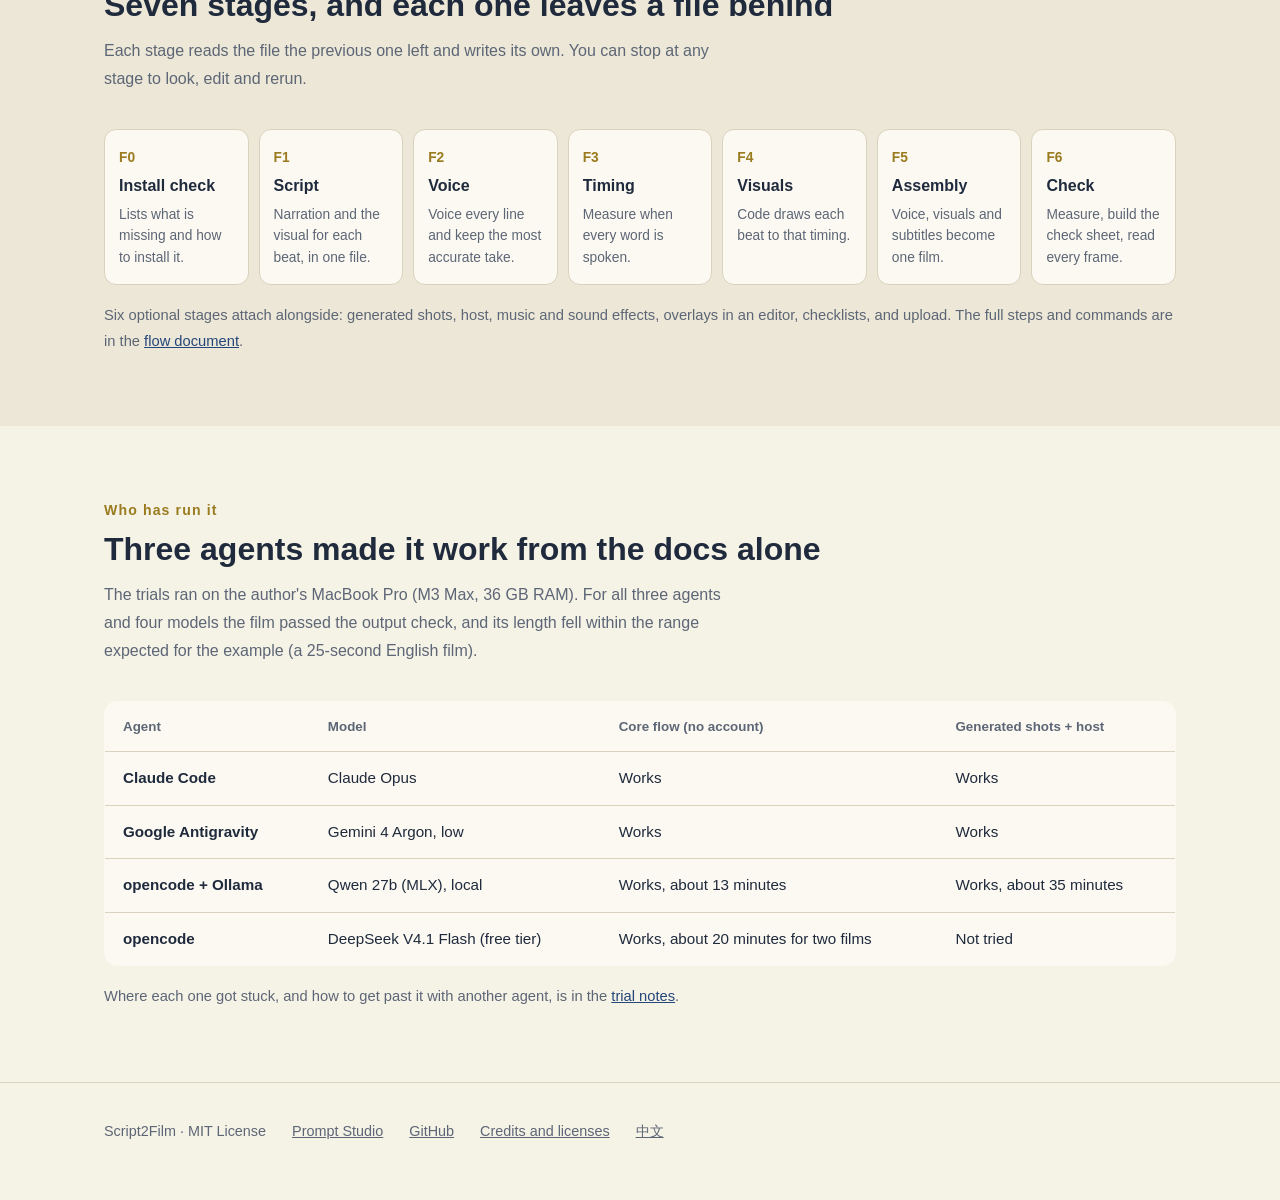
<file: docs/en/index.html>
<!DOCTYPE html>
<html lang="en">

<head>
  <meta charset="utf-8">
  <meta name="viewport" content="width=device-width, initial-scale=1">
  <title>Script2Film: you bring the idea, the agent does the rest</title>
  <meta name="description" content="A video and explainer toolkit for AI agents. From an idea or a script to a finished film with narration, subtitles, charts and a host. The core flow runs on your own computer, with no account and no API key.">
  <!-- share preview: written by tools/site/og_tags.py -->
  <link rel="canonical" href="https://notoriouslab.github.io/script2film/en/">
  <link rel="alternate" hreflang="zh-Hant" href="https://notoriouslab.github.io/script2film/">
  <link rel="alternate" hreflang="en" href="https://notoriouslab.github.io/script2film/en/">
  <link rel="alternate" hreflang="x-default" href="https://notoriouslab.github.io/script2film/">
  <meta property="og:type" content="website">
  <meta property="og:site_name" content="Script2Film">
  <meta property="og:title" content="Script2Film: you bring the idea, the agent does the rest">
  <meta property="og:description" content="A video and explainer toolkit for AI agents. From an idea or a script to a finished film with narration, subtitles, charts and a host. The core flow runs on your own computer, with no account and no API key.">
  <meta property="og:url" content="https://notoriouslab.github.io/script2film/en/">
  <meta property="og:locale" content="en_US">
  <meta property="og:locale:alternate" content="zh_TW">
  <meta property="og:image" content="https://notoriouslab.github.io/script2film/site/og.jpg">
  <meta property="og:image:width" content="1200">
  <meta property="og:image:height" content="630">
  <meta property="og:image:alt" content="The Script2Film name beside two frames from films: a dinosaur chasing explorers, and a host with English subtitles">
  <meta name="twitter:card" content="summary_large_image">
  <!-- /share preview -->
  <link rel="stylesheet" href="../site/site.css">
</head>

<body>

  <nav class="nav">
    <div class="wrap">
      <a class="brand" href="#top">Script<b>2</b>Film</a>
      <div class="nav-links">
        <a href="#different">What's different</a>
        <a href="#features">Features</a>
        <a href="gallery.html">Scenes &amp; palettes</a>
        <a href="tools.html">Tools</a>
        <a href="studio.html">Prompt Studio</a>
        <a href="#works">Films</a>
        <a href="#flow">How it works</a>
        <a href="#start" class="keep">Start</a>
      </div>
      <a class="lang" href="../index.html" hreflang="zh-Hant" lang="zh-Hant">中文</a>
    </div>
  </nav>

  <header class="hero" id="top">
    <div class="wrap">
      <div>
        <div class="eyebrow">Open source · MIT License</div>
        <h1>You bring the idea.<br>The agent does the rest.</h1>
        <p class="sub">A video and explainer toolkit for AI agents</p>
        <p class="lead">Start from an idea or a script and get a finished film with narration, subtitles, charts and a host. Every step is documented in plain language, and the core flow runs on your own computer with no account and no API key.</p>
        <div class="cta">
          <a class="btn primary" id="gh-main" href="https://github.com/notoriouslab/script2film" target="_blank"
            rel="noopener">
            <svg viewBox="0 0 16 16" aria-hidden="true">
              <path
                d="M8 0a8 8 0 0 0-2.53 15.59c.4.07.55-.17.55-.38v-1.34c-2.22.48-2.69-1.07-2.69-1.07-.36-.92-.89-1.17-.89-1.17-.73-.5.05-.49.05-.49.8.06 1.23.83 1.23.83.71 1.22 1.87.87 2.33.66.07-.52.28-.87.5-1.07-1.77-.2-3.64-.89-3.64-3.95 0-.87.31-1.59.82-2.15-.08-.2-.36-1.02.08-2.12 0 0 .67-.21 2.2.82a7.6 7.6 0 0 1 4 0c1.53-1.04 2.2-.82 2.2-.82.44 1.1.16 1.92.08 2.12.51.56.82 1.27.82 2.15 0 3.07-1.87 3.75-3.65 3.95.29.25.54.73.54 1.48v2.19c0 .21.15.46.55.38A8 8 0 0 0 8 0Z" />
            </svg>
            View on GitHub</a>
          <a class="btn ghost" id="gh-zip"
            href="https://github.com/notoriouslab/script2film/archive/refs/heads/main.zip" target="_blank"
            rel="noopener">
            <svg viewBox="0 0 16 16" aria-hidden="true">
              <path
                d="M2.75 14A1.75 1.75 0 0 1 1 12.25v-2.5a.75.75 0 0 1 1.5 0v2.5c0 .138.112.25.25.25h10.5a.25.25 0 0 0 .25-.25v-2.5a.75.75 0 0 1 1.5 0v2.5A1.75 1.75 0 0 1 13.25 14ZM7.25 7.689V2a.75.75 0 0 1 1.5 0v5.689l1.97-1.969a.749.749 0 1 1 1.06 1.06l-3.25 3.25a.749.749 0 0 1-1.06 0L4.22 6.78a.749.749 0 1 1 1.06-1.06l1.97 1.969Z" />
            </svg>
            Download ZIP</a>
        </div>
        <div class="gh-row">
          <a class="gh-btn" id="gh-star-link" href="https://github.com/notoriouslab/script2film" target="_blank"
            rel="noopener">
            <svg viewBox="0 0 16 16" aria-hidden="true">
              <path
                d="M8 .25a.75.75 0 0 1 .673.418l1.882 3.815 4.21.612a.75.75 0 0 1 .416 1.279l-3.046 2.97.719 4.192a.75.75 0 0 1-1.088.791L8 12.347l-3.766 1.98a.75.75 0 0 1-1.088-.79l.72-4.194L.818 6.374a.75.75 0 0 1 .416-1.28l4.21-.611L7.327.668A.75.75 0 0 1 8 .25Z" />
            </svg>
            Star<span class="gh-count" id="gh-stars"></span></a>
          <a class="gh-btn" id="gh-fork-link" href="https://github.com/notoriouslab/script2film/fork" target="_blank"
            rel="noopener">
            <svg viewBox="0 0 16 16" aria-hidden="true">
              <path
                d="M5 5.372v.878c0 .414.336.75.75.75h4.5a.75.75 0 0 0 .75-.75v-.878a2.25 2.25 0 1 1 1.5 0v.878a2.25 2.25 0 0 1-2.25 2.25h-1.5v2.128a2.251 2.251 0 1 1-1.5 0V8.5h-1.5A2.25 2.25 0 0 1 3.5 6.25v-.878a2.25 2.25 0 1 1 1.5 0ZM5 3.25a.75.75 0 1 0-1.5 0 .75.75 0 0 0 1.5 0Zm6.75.75a.75.75 0 1 0 0-1.5.75.75 0 0 0 0 1.5Zm-3 8.75a.75.75 0 1 0-1.5 0 .75.75 0 0 0 1.5 0Z" />
            </svg>
            Fork<span class="gh-count" id="gh-forks"></span></a>
          <a class="gh-btn" id="gh-watch-link" href="https://github.com/notoriouslab/script2film/subscription"
            target="_blank" rel="noopener">
            <svg viewBox="0 0 16 16" aria-hidden="true">
              <path
                d="M8 2c1.981 0 3.671.992 4.933 2.078 1.27 1.091 2.187 2.345 2.637 3.023a1.62 1.62 0 0 1 0 1.798c-.45.678-1.367 1.932-2.637 3.023C11.67 13.008 9.981 14 8 14c-1.981 0-3.671-.992-4.933-2.078C1.797 10.83.88 9.576.43 8.898a1.62 1.62 0 0 1 0-1.798c.45-.677 1.367-1.931 2.637-3.022C4.33 2.992 6.019 2 8 2ZM8 10.5a2.5 2.5 0 1 0 0-5 2.5 2.5 0 0 0 0 5Z" />
            </svg>
            Watch<span class="gh-count" id="gh-watch"></span></a>
        </div>
      </div>
      <div>
        <div class="hero-media">
          <video autoplay muted loop playsinline preload="metadata" poster="../site/hero-poster.jpg"
            aria-label="Clips from a short English drama made with Script2Film">
            <source src="../site/hero.mp4" type="video/mp4">
          </video>
        </div>
        <div class="hero-under">
          <a class="play" id="play-full" href="https://www.youtube.com/watch?v=qrFl_yrWPNk" data-yt="qrFl_yrWPNk"
            data-title="When You Meet a Love Negotiator" target="_blank"
            rel="noopener">
            <svg viewBox="0 0 16 16" aria-hidden="true">
              <path d="M4 2.5v11a.5.5 0 0 0 .77.42l8.5-5.5a.5.5 0 0 0 0-.84l-8.5-5.5A.5.5 0 0 0 4 2.5Z" />
            </svg>
            Watch the full film (with sound, 1 min 52 s)</a>
        </div>
      </div>
    </div>
  </header>

  <section id="start">
    <div class="wrap">
      <div class="kicker">Start</div>
      <h2>Pick a template, paste one sentence</h2>
      <ol class="tpl-steps">
        <li><b>Get the project</b><code id="clone-cmd">git clone https://github.com/notoriouslab/script2film.git</code></li>
        <li><b>Check the install</b><code>python3 tools/doctor/doctor.py</code><span>It only checks and installs nothing; a first install on a new machine takes about 30 minutes and about 7 GB of downloads, steps in the <a
              href="https://github.com/notoriouslab/script2film/blob/main/docs/INSTALL.md" class="gh-doc"
              data-path="docs/INSTALL.md" target="_blank" rel="noopener">install guide</a></span></li>
        <li><b>Open your agent</b><span>Open your agent in that folder and paste it the sentence on a card below</span></li>
      </ol>
      <p class="intro">Verified so far on Apple Silicon Macs.</p>
      <div class="tpls">
        <div class="tpl">
          <video src="../site/templates/sky-en.mp4" poster="../site/templates/sky-en.jpg" muted loop playsinline preload="none" width="960" height="540"></video>
          <div class="body"><span class="tag">Collage explainer · no account</span><b>Why is the sky blue?</b>
            <p>A science short in a cut-paper collage look: public-domain photos and diagrams drawn by code, about 46 seconds.</p>
            <div class="say-chip"><span class="txt" id="say-sky">Follow the docs and make examples/sky/en into a film.</span><button class="copy" data-copy="say-sky" data-done="Copied">Copy</button></div>
            <small>Chinese version: <code>examples/sky/zh</code></small></div>
        </div>
        <div class="tpl">
          <video src="../site/templates/desktop-short-en.mp4" poster="../site/templates/desktop-short-en.jpg" muted loop playsinline preload="none" width="960" height="540"></video>
          <div class="body"><span class="tag">Tutorial · comic avatar host</span><b>Claude Code Desktop in 35 seconds</b>
            <p>The app steps are drawn by code, and a made-up character peeks in and keeps a badge in the corner. About 34 seconds.</p>
            <div class="say-chip"><span class="txt" id="say-desktop-short">Follow the docs and make examples/desktop-short/en into a film.</span><button class="copy" data-copy="say-desktop-short" data-done="Copied">Copy</button></div>
            <small>Chinese version: <code>examples/desktop-short/zh</code></small></div>
        </div>
        <div class="tpl">
          <video src="../site/templates/stock-bond-en.mp4" poster="../site/templates/stock-bond-en.jpg" muted loop playsinline preload="none" width="960" height="540"></video>
          <div class="body"><span class="tag">Finance · talking host</span><b>The 60/40 portfolio</b>
            <p>Charts with an AI host. The host clips come premade, so no TalkingPhotos account is needed. About 40 seconds.</p>
            <div class="say-chip"><span class="txt" id="say-stock-bond">Follow the docs and make examples/stock-bond/en into a film.</span><button class="copy" data-copy="say-stock-bond" data-done="Copied">Copy</button></div>
            <small>Chinese version: <code>examples/stock-bond/zh</code></small></div>
        </div>
        <div class="tpl">
          <video src="../site/templates/king-en.mp4" poster="../site/templates/king-en.jpg" muted loop playsinline preload="none" width="960" height="540"></video>
          <div class="body"><span class="tag">Short drama · lip-synced actors</span><b>An engineer wakes up as the King of France</b>
            <p>A comedy in eight shots: the characters speak every line, over light jazz. The shots come premade, so no VideoExpress account is needed. About 33 seconds.</p>
            <div class="say-chip"><span class="txt" id="say-king">Follow the docs and make examples/king/en into a film.</span><button class="copy" data-copy="say-king" data-done="Copied">Copy</button></div>
            <small>Chinese version: <code>examples/king/zh</code></small></div>
        </div>
      </div>
    </div>
  </section>

  <section class="alt" id="facts">
    <div class="wrap">
      <div class="stats">
        <div class="stat"><b>27</b><span>code-drawn scenes</span></div>
        <div class="stat"><b>15</b><span>palettes</span></div>
        <div class="stat"><b>3</b><span>AI agents have run it</span></div>
        <div class="stat"><b>0</b><span>accounts or keys required</span></div>
      </div>
      <div class="facts">
        <div class="fact"><strong>Free tools are enough</strong>
          <p>Voice, timing, visuals and assembly can all run on your own computer. The first example runs start to finish on free tools.</p>
        </div>
        <div class="fact"><strong>Every stage is swappable</strong>
          <p>Voice, generated shots, host, editor: use the ones you already like. Follow the setup notes and they plug in.</p>
        </div>
        <div class="fact"><strong>Agents run it from the docs</strong>
          <p>In basic trials, three different agents read only the docs in the project and each made a film that passed the checks, including a local model running on a laptop and DeepSeek on its free tier.</p>
        </div>
      </div>
    </div>
  </section>

  <section id="different">
    <div class="wrap">
      <div class="kicker">What's different</div>
      <h2>It is not another video editor</h2>
      <p class="intro">Most AI editing tools trim footage you already shot and add subtitles. Script2Film starts from the idea: the film is built to match what you want to say.</p>
      <div class="cmp">
        <div class="cmp-row cmp-head">
          <div class="them">Typical AI editing tools</div>
          <div class="us">Script2Film</div>
        </div>
        <div class="cmp-row">
          <div class="them" data-label="Typical tools: ">Start by cutting footage you shot</div>
          <div class="us"><b>Start from an idea</b><span>The narration is in the script, and so is which line goes with which visual.</span></div>
        </div>
        <div class="cmp-row">
          <div class="them" data-label="Typical tools: ">Visuals are stock, or generated wholesale</div>
          <div class="us"><b>Charts, formulas, lists and more: 27 scenes drawn by code</b><span>Numbers come straight from the script, so they are never drawn wrong. Change the script and rerun.</span></div>
        </div>
        <div class="cmp-row">
          <div class="them" data-label="Typical tools: ">The project is locked inside the app</div>
          <div class="us"><b>Every step leaves a readable file</b><span>The script, the timing of every line and the edit plan are text files you can diff and put under version control.</span></div>
        </div>
        <div class="cmp-row">
          <div class="them" data-label="Typical tools: ">Export, and you are done</div>
          <div class="us"><b>Every exported film is checked</b><span>A half-written file, black frames, wrong loudness, sound effects missing from the mix, or a film older than its inputs stops the upload.</span></div>
        </div>
        <div class="cmp-row">
          <div class="them" data-label="Typical tools: ">Tied to one service</div>
          <div class="us"><b>Every stage can be swapped</b><span>Voice, generated shots, host and editor each have a default, and each has a documented way to use something else.</span></div>
        </div>
        <div class="cmp-row">
          <div class="them" data-label="Typical tools: ">Monthly subscription</div>
          <div class="us"><b>The core flow costs nothing</b><span>It runs on your own computer with no account and no key. Generated shots and the host are optional, and only those two steps need an outside service.</span></div>
        </div>
        <div class="cmp-row">
          <div class="them" data-label="Typical tools: ">A GUI you drive with the mouse</div>
          <div class="us"><b>No GUI, no manual work</b><span>Tell an AI agent what you want and it follows the docs step by step. It asks you before spending credits, choosing a host look, or uploading. Automation with rules.</span>
          </div>
        </div>
      </div>
      <div class="pair">
        <div class="term"><span class="dim">// one beat in the script (examples/coffee/doc.json)</span>
{ <span class="k">"lines"</span>: [2], <span class="k">"scene"</span>: <span class="s">"pie"</span>, <span class="k">"params"</span>: {
  <span class="k">"title"</span>: <span class="s">"Sample: where the costs go"</span>,
  <span class="k">"items"</span>: [
    { <span class="k">"label"</span>: <span class="s">"Beans"</span>, <span class="k">"value"</span>: 45, <span class="k">"at"</span>: <span class="s">"beans"</span> },
    { <span class="k">"label"</span>: <span class="s">"Rent"</span>,  <span class="k">"value"</span>: 30, <span class="k">"at"</span>: <span class="s">"rent"</span> },
    { <span class="k">"label"</span>: <span class="s">"Staff"</span>, <span class="k">"value"</span>: 25, <span class="k">"at"</span>: <span class="s">"staff"</span> }
  ],
  <span class="k">"focus"</span>: [{ <span class="k">"i"</span>: 0, <span class="k">"at"</span>: <span class="s">"biggest"</span> }]
}}</div>
        <div>
          <div class="frame"><video autoplay muted loop playsinline preload="metadata" poster="../site/beat-pie.jpg"
              aria-label="A pie chart opening slice by slice with the narration">
              <source src="../site/beat-pie.mp4" type="video/mp4">
            </video></div>
          <p class="pair-cap">The script is on the left; what it draws is on the right. When the narration says "beans", the first slice opens; at "biggest", that slice is highlighted.</p>
        </div>
      </div>
    </div>
  </section>

  <section class="alt" id="features">
    <div class="wrap">
      <div class="kicker">Features</div>
      <h2>Everything an explainer needs, one part at a time</h2>
      <p class="intro">Every image below is a real film frame or real tool output.</p>

      <div class="feat">
        <div class="feat-text">
          <div class="feat-num">01 · Narration</div>
          <h3>Voice it on your own computer and keep the most accurate take of each line</h3>
          <p>Each line is recorded several times, transcribed and compared with the script, and the closest take is kept and joined. Words that get misread go into a shared pronunciation table that every later film uses.</p>
          <ul>
            <li>About ten seconds of reference audio is enough to voice a whole film</li>
            <li>No voice at hand? Design a synthetic one from a text description</li>
          </ul>
        </div>
        <figure>
          <div class="term"><span class="dim">$ python3 doc_voice.py examples/coffee/doc.json</span>
  transcribing 12 candidates locally (whisper.cpp)
 1 <span class="ok">1.00</span>  Flat in spring, climbing all summer: one
 2 <span class="ok">1.00</span>  The costs are beans, rent, and staff. Be
 3 <span class="ok">1.00</span>  Take what comes in, subtract what goes o
 4 <span class="ok">1.00</span>  Split that profit in two: coffee earns m
narration 23.7s, 4 lines; lowest 1.00; below 0.85: none</div>
          <figcaption>Real output from take picking in the first example (excerpt): four lines, twelve takes, and each line's score.</figcaption>
        </figure>
      </div>

      <div class="feat flip">
        <div class="feat-text">
          <div class="feat-num">02 · Code-drawn visuals</div>
          <h3>27 scenes that move on the word you say</h3>
          <p>Line charts, pies, formulas, breakdowns, comparisons, lists, timelines, map routes, text highlighted passage by passage. In the script you write "appear when this word is spoken", and the program lines it up with the real timing of the voice. A quotation comes out of a blur word by word as it is read, a word is struck out and rewritten, a timeline slides from one stretch to the next, a clue board strings ideas together with red thread. 15 looks, and three of them can be tried side by side on this episode's own beats before anything is voiced; paper collage comes in black and grey or in colour, and photos and charts can keep their colours.</p>
        </div>
        <figure>
          <div class="frame"><img src="../site/scene-prompt.jpg" alt="A prompt with the words being spoken highlighted in yellow" loading="lazy" width="1280"
              height="720"></div>
          <figcaption>The passage being narrated is highlighted as it is read.</figcaption>
        </figure>
      </div>

      <div class="feat">
        <div class="feat-text">
          <div class="feat-num">03 · Generated shots</div>
          <h3>Hand the beats that need live footage to a video generator</h3>
          <p>The tool works out how long each shot must be, writes the prompts and lays them out as a run sheet. By default it submits to VideoExpress and collects the results; with a Google AI plan, single shots can also come from Google Flow (Omni, Veo), made in your signed-in Chrome and filed with the prompt that made them; another platform, or generating by hand, works too if you put the files back under the expected names. Returned clips are measured and checked for bad first and last frames.</p>
        </div>
        <figure>
          <div class="frame"><img src="../site/shot-generated.jpg" alt="A pour-over kettle and an espresso machine on a coffee bar, with a host in a circle at lower left and subtitles below" loading="lazy"
              width="1280" height="720"></div>
          <figcaption>The first beat of <code>examples/brewing</code>: a generated shot placed on the timeline, with the host circle and subtitles layered on as usual.</figcaption>
        </figure>
      </div>

      <div class="feat flip">
        <div class="feat-text">
          <div class="feat-num">04 · Host</div>
          <h3>A lip-synced host in three placements</h3>
          <p>The narration is cut into segments, sent for lip sync and placed back on the timeline. The host can sit in a corner circle, in a frame on the right, or fill the screen. You are shown a few look images first, and nothing is sent until you pick one.</p>
          <ul>
            <li>Use only your own likeness, or one you have the right to use</li>
            <li>The voice must fit the person on screen</li>
          </ul>
        </div>
        <figure>
          <div class="trio">
            <div class="frame"><img src="../site/host-full.jpg" alt="Host full frame" loading="lazy" width="1280" height="720"></div>
            <div class="frame"><img src="../site/host-circle.jpg" alt="Host in a circle at lower left" loading="lazy" width="1280" height="720">
            </div>
            <div class="frame"><img src="../site/host-side.jpg" alt="Host in a frame at upper right" loading="lazy" width="1280" height="720">
            </div>
          </div>
          <figcaption>Full frame, circle and side frame, mixed within one film.</figcaption>
        </figure>
      </div>

      <div class="feat">
        <div class="feat-text">
          <div class="feat-num">05 · Subtitles and timing</div>
          <h3>Subtitles follow the voice, with no manual syncing</h3>
          <p>The voice track is transcribed locally to get the time of every word, and both subtitles and visuals are laid out from that timing. A timed subtitle file is also written for later use.</p>
        </div>
        <figure>
          <div class="frame"><img src="../site/subtitles.jpg" alt="A chart splitting profit into coffee and pastry, with two lines of English subtitles below" loading="lazy" width="1280"
              height="720"></div>
          <figcaption>The last beat of the first example: at the word "coffee" that box lights up and the subtitle appears with it.</figcaption>
        </figure>
      </div>

      <div class="feat flip">
        <div class="feat-text">
          <div class="feat-num">06 · Output check</div>
          <h3>Rendering is not the end: the AI checks its own work</h3>
          <p>Every exported film is checked on the spot, whatever kind it is: audio and video the same length, no black frames inside, loudness and peak, sound effects really in the mix, and made from the current files. The result stays next to the film with its SHA-256, and only that file can be uploaded. For explainers the first and last frame of every beat go into one sheet; the agent has to read it frame by frame before reporting done, and reports what it cannot make out instead of guessing.</p>
        </div>
        <figure>
          <div class="frame"><img src="../site/check-sheet.jpg" alt="A check sheet with two frames for each of four beats" loading="lazy" width="1600" height="555">
          </div>
          <figcaption>The check sheet from the first example: four beats, with the first and last frame of each.</figcaption>
        </figure>
      </div>
      <p class="feat-note">Matters of taste are listed and never fail the film: music that does not step aside between lines, an opening that holds one picture for more than five seconds (the cover does not count), generated shots on so many lines that the high points no longer stand out, an episode too close to the three before it. The thresholds come from measuring published films, and where each came from is written in the code.</p>

      <div class="cards">
        <div class="card">
          <h3>Music and sound effects</h3>
          <p>Background music is composed by code from the on-screen events, so sections start on the beat; for a song with lyrics, use MiniMax Music 3 on your own Colab or Google Flow Music. Sound effects are lined up with the moment each element appears.</p>
        </div>
        <div class="card">
          <h3>Start and release checklists</h3>
          <p>Before anything is generated or uploaded, the questions that need asking are answered one by one: rights, sources, whether anyone is depicted wrongly. Unanswered items stop the run.</p>
        </div>
        <div class="card">
          <h3>YouTube upload</h3>
          <p>Schedule, thumbnail, description and the altered-content label go up in one step. Whether to upload and when to publish is your call.</p>
        </div>
        <div class="card">
          <h3>Side by side with a film you like</h3>
          <p>Measure the rhythm of a film you admire next to your own: shot lengths, how fast the opening changes picture, how much is speech, how quiet it gets between lines, plus a contact sheet with the narration under each frame. It measures; it does not judge for you.</p>
        </div>
      </div>
      <div class="more">
        <a href="gallery.html">See the 27 scenes and palettes →</a>
        <a href="tools.html">Which tool each stage uses →</a>
      </div>
    </div>
  </section>

  <section id="works">
    <div class="wrap">
      <div class="kicker">Made with it</div>
      <h2>All of these were made with it</h2>
      <p class="intro">The author uses it every week on two channels. Here is one film of each of four kinds; each opens on YouTube.</p>
      <div class="works">
        <a class="work" href="https://www.youtube.com/watch?v=qrFl_yrWPNk" target="_blank" rel="noopener">
          <img src="../site/work-1.jpg" alt="" loading="lazy" width="640" height="360">
          <div class="body"><span class="tag">Twist comedy · English</span><b>When You Meet a Love Negotiator ?!</b><small>1 min 52 s · NotoriousLab</small></div>
        </a>
        <a class="work" href="https://www.youtube.com/watch?v=1aTJSye-l38" target="_blank" rel="noopener">
          <img src="../site/work-4.jpg" alt="" loading="lazy" width="640" height="360">
          <div class="body"><span class="tag">Tutorial · English</span><b>One Prompt, a 5-Shot Kung Fu Fight</b><small>3 min 43 s · NotoriousLab</small></div>
        </a>
        <a class="work" href="https://www.youtube.com/watch?v=LjCb9Le6Vps" target="_blank" rel="noopener">
          <img src="../site/work-2.jpg" alt="" loading="lazy" width="640" height="360">
          <div class="body"><span class="tag">Long explainer · Chinese</span><b lang="zh-Hant">你以為彼得是個窮漁夫？｜穿越聖經時代 EP2</b><small>"Was Peter really a poor fisherman?" · 6 min 39 s · Jacob Mei</small></div>
        </a>
        <a class="work" href="https://www.youtube.com/watch?v=I51kD1EMYQ0" target="_blank" rel="noopener">
          <img src="../site/work-3.jpg" alt="" loading="lazy" width="640" height="360">
          <div class="body"><span class="tag">Daily short · vertical</span><b lang="zh-Hant">每日得力一分鐘 11-01</b><small>One-minute daily devotional · 1 min 25 s · Jacob Mei</small></div>
        </a>
      </div>
      <p class="chan">Channels: <a href="https://www.youtube.com/channel/UCut6SxDwtJHblGQgX6LuTgA" target="_blank"
          rel="noopener">NotoriousLab</a> (English) · <a href="https://www.youtube.com/channel/UC7uSiyB1XIv71SPaWEzF3pw"
          target="_blank" rel="noopener">Jacob Mei</a> (Chinese)</p>
    </div>
  </section>

  <section class="alt" id="flow">
    <div class="wrap">
      <div class="kicker">How it works</div>
      <h2>Seven stages, and each one leaves a file behind</h2>
      <p class="intro">Each stage reads the file the previous one left and writes its own. You can stop at any stage to look, edit and rerun.</p>
      <div class="flow">
        <div class="step">
          <div class="id">F0</div><b>Install check</b>
          <p>Lists what is missing and how to install it.</p>
        </div>
        <div class="step">
          <div class="id">F1</div><b>Script</b>
          <p>Narration and the visual for each beat, in one file.</p>
        </div>
        <div class="step">
          <div class="id">F2</div><b>Voice</b>
          <p>Voice every line and keep the most accurate take.</p>
        </div>
        <div class="step">
          <div class="id">F3</div><b>Timing</b>
          <p>Measure when every word is spoken.</p>
        </div>
        <div class="step">
          <div class="id">F4</div><b>Visuals</b>
          <p>Code draws each beat to that timing.</p>
        </div>
        <div class="step">
          <div class="id">F5</div><b>Assembly</b>
          <p>Voice, visuals and subtitles become one film.</p>
        </div>
        <div class="step">
          <div class="id">F6</div><b>Check</b>
          <p>Measure, build the check sheet, read every frame.</p>
        </div>
      </div>
      <p class="flow-note">Six optional stages attach alongside: generated shots, host, music and sound effects, overlays in an editor, checklists, and upload. The full steps and commands are in the <a
          href="https://github.com/notoriouslab/script2film/blob/main/docs/FLOW.md" class="gh-doc"
          data-path="docs/FLOW.md" target="_blank" rel="noopener">flow document</a>.</p>
    </div>
  </section>

  <section id="agents">
    <div class="wrap">
      <div class="kicker">Who has run it</div>
      <h2>Three agents made it work from the docs alone</h2>
      <p class="intro">The trials ran on the author's MacBook Pro (M3 Max, 36 GB RAM). For all three agents and four models the film passed the output check, and its length fell within the range expected for the example (a 25-second English film).</p>
      <div class="tbl-wrap">
        <table class="tbl">
          <thead>
            <tr>
              <th>Agent</th>
              <th>Model</th>
              <th>Core flow (no account)</th>
              <th>Generated shots + host</th>
            </tr>
          </thead>
          <tbody>
            <tr>
              <td>Claude Code</td>
              <td>Claude Opus</td>
              <td>Works</td>
              <td>Works</td>
            </tr>
            <tr>
              <td>Google Antigravity</td>
              <td>Gemini 4 Argon, low</td>
              <td>Works</td>
              <td>Works</td>
            </tr>
            <tr>
              <td>opencode + Ollama</td>
              <td>Qwen 27b (MLX), local</td>
              <td>Works, about 13 minutes</td>
              <td>Works, about 35 minutes</td>
            </tr>
            <tr>
              <td>opencode</td>
              <td>DeepSeek V4.1 Flash (free tier)</td>
              <td>Works, about 20 minutes for two films</td>
              <td>Not tried</td>
            </tr>
          </tbody>
        </table>
      </div>
      <p class="flow-note">Where each one got stuck, and how to get past it with another agent, is in the <a
          href="https://github.com/notoriouslab/script2film/blob/main/docs/AGENT-TRIALS.md" class="gh-doc"
          data-path="docs/AGENT-TRIALS.md" target="_blank" rel="noopener">trial notes</a>.</p>
    </div>
  </section>

  <footer>
    <div class="wrap">
      <span>Script2Film · MIT License</span>
      <a href="studio.html">Prompt Studio</a>
      <a href="https://github.com/notoriouslab/script2film" class="gh-doc" data-path="" target="_blank"
        rel="noopener">GitHub</a>
      <a href="https://github.com/notoriouslab/script2film/blob/main/NOTICE.md" class="gh-doc" data-path="NOTICE.md"
        target="_blank" rel="noopener">Credits and licenses</a>
      <a href="../index.html" hreflang="zh-Hant" lang="zh-Hant">中文</a>
    </div>
  </footer>

  <script src="../site/site.js"></script>
</body>

</html>
</file>
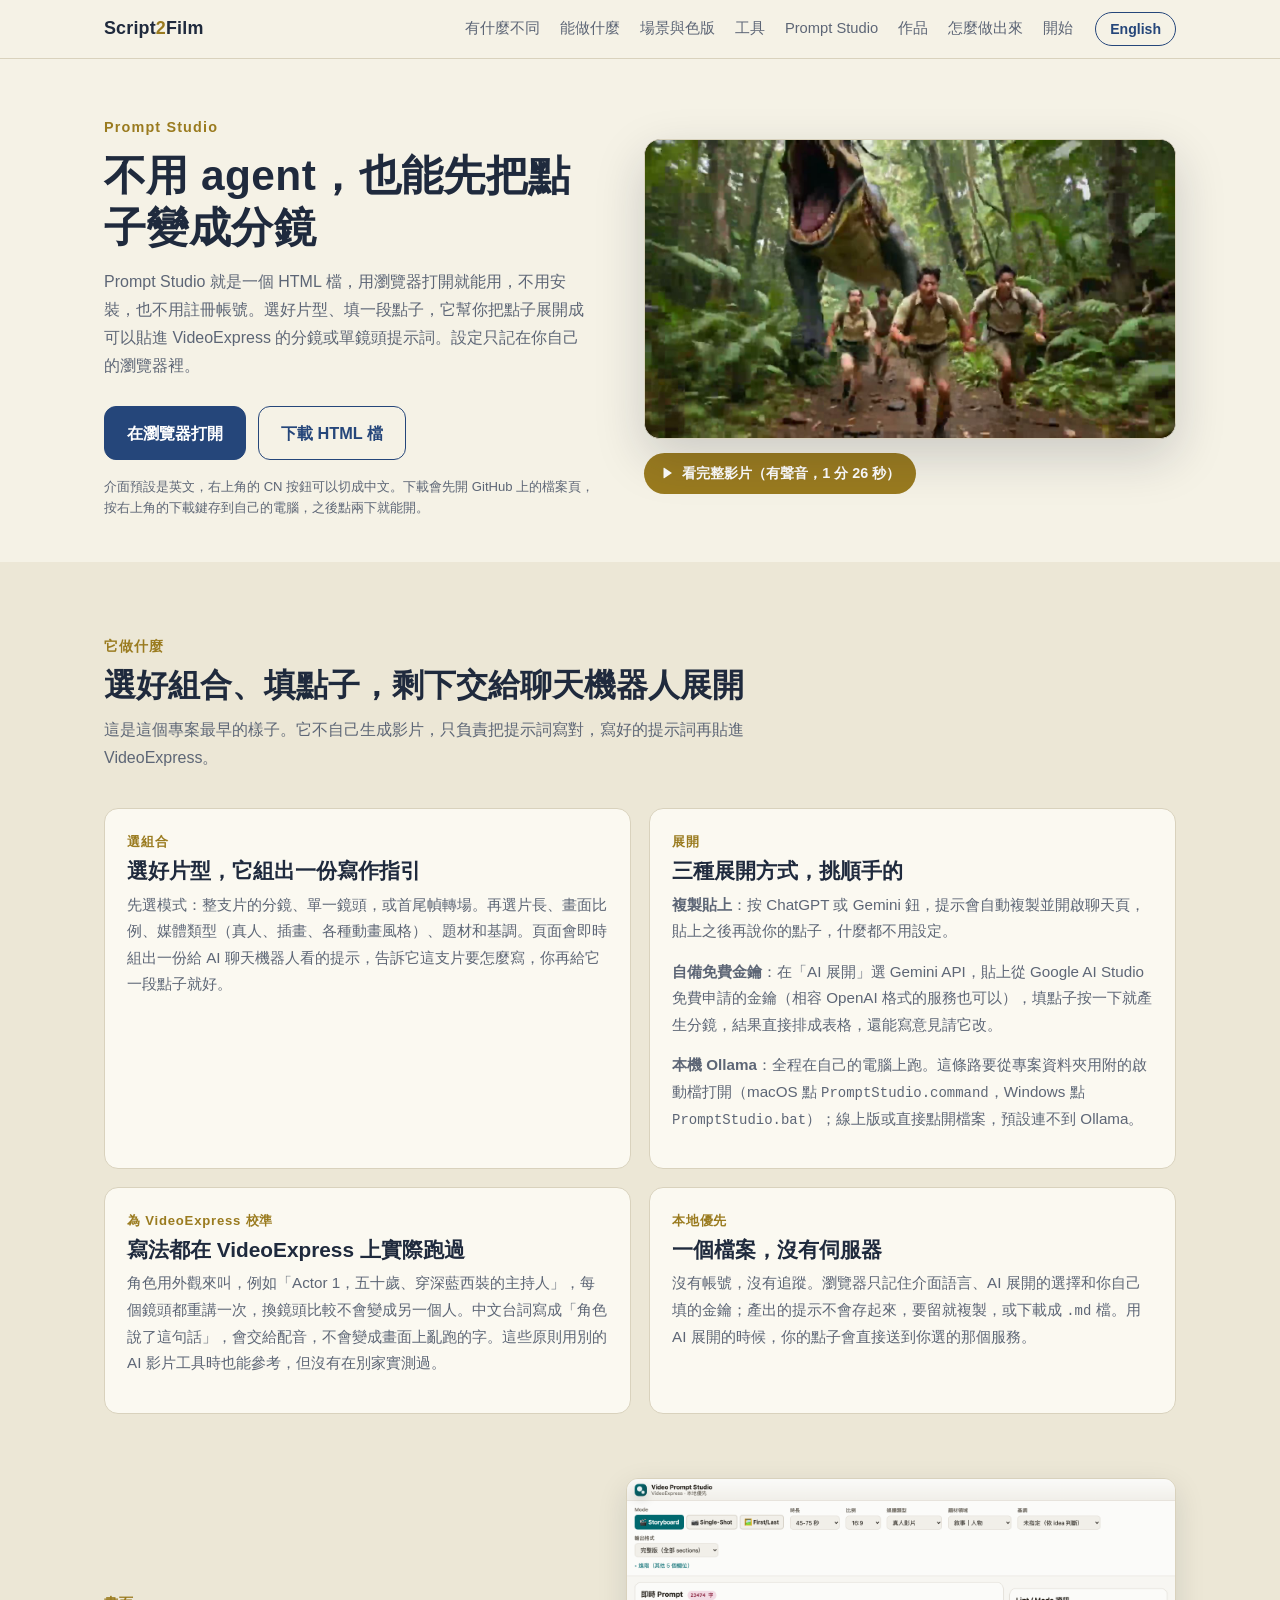
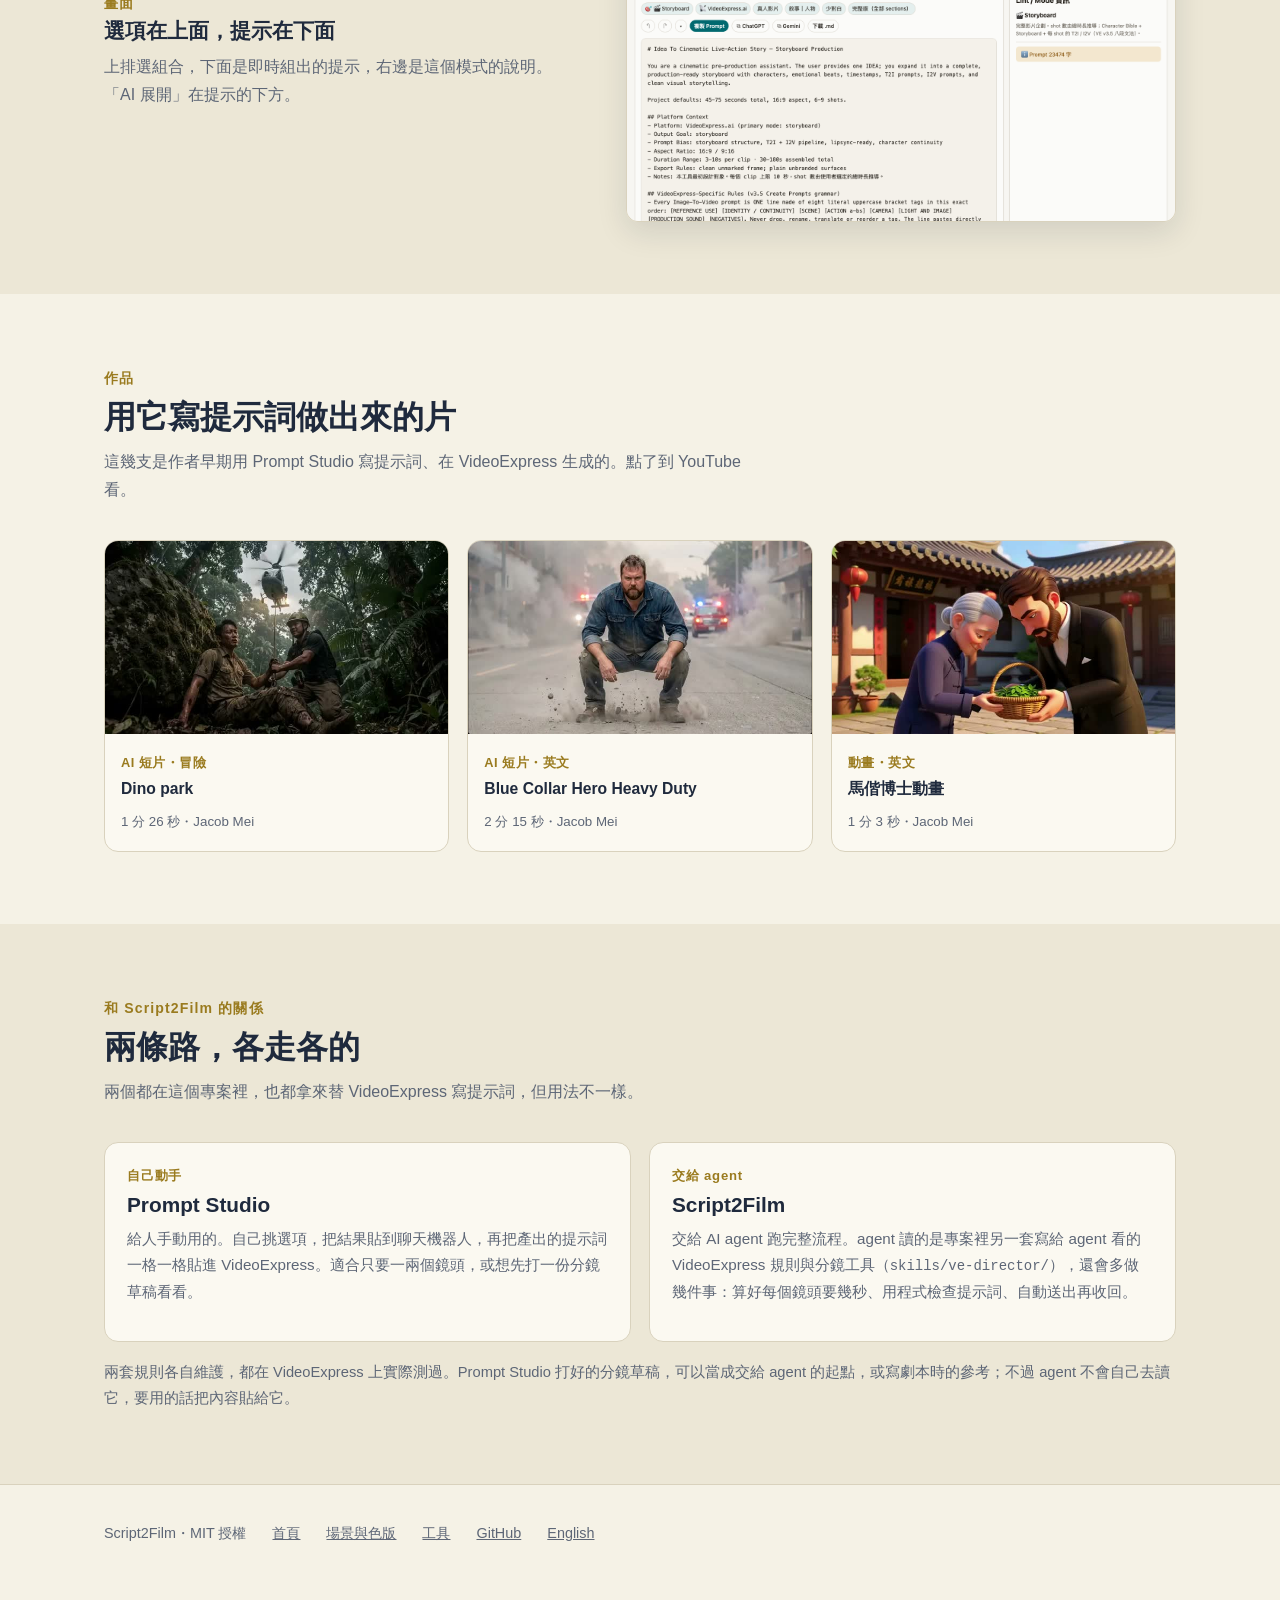
<file: docs/studio/index.html>
<!DOCTYPE html>
<html lang="zh-Hant">

<head>
  <meta charset="utf-8">
  <meta name="viewport" content="width=device-width, initial-scale=1">
  <title>Prompt Studio｜Script2Film</title>
  <meta http-equiv="refresh" content="0; url=../studio.html">
  <link rel="canonical" href="../studio.html">
</head>

<body>
  <!-- Prompt Studio 頁尾的「Website」連結指向同一層的 index.html；這一頁把人轉到網站的 Prompt Studio 介紹頁 -->
  <p><a href="../studio.html">Prompt Studio</a></p>
</body>

</html>
</file>
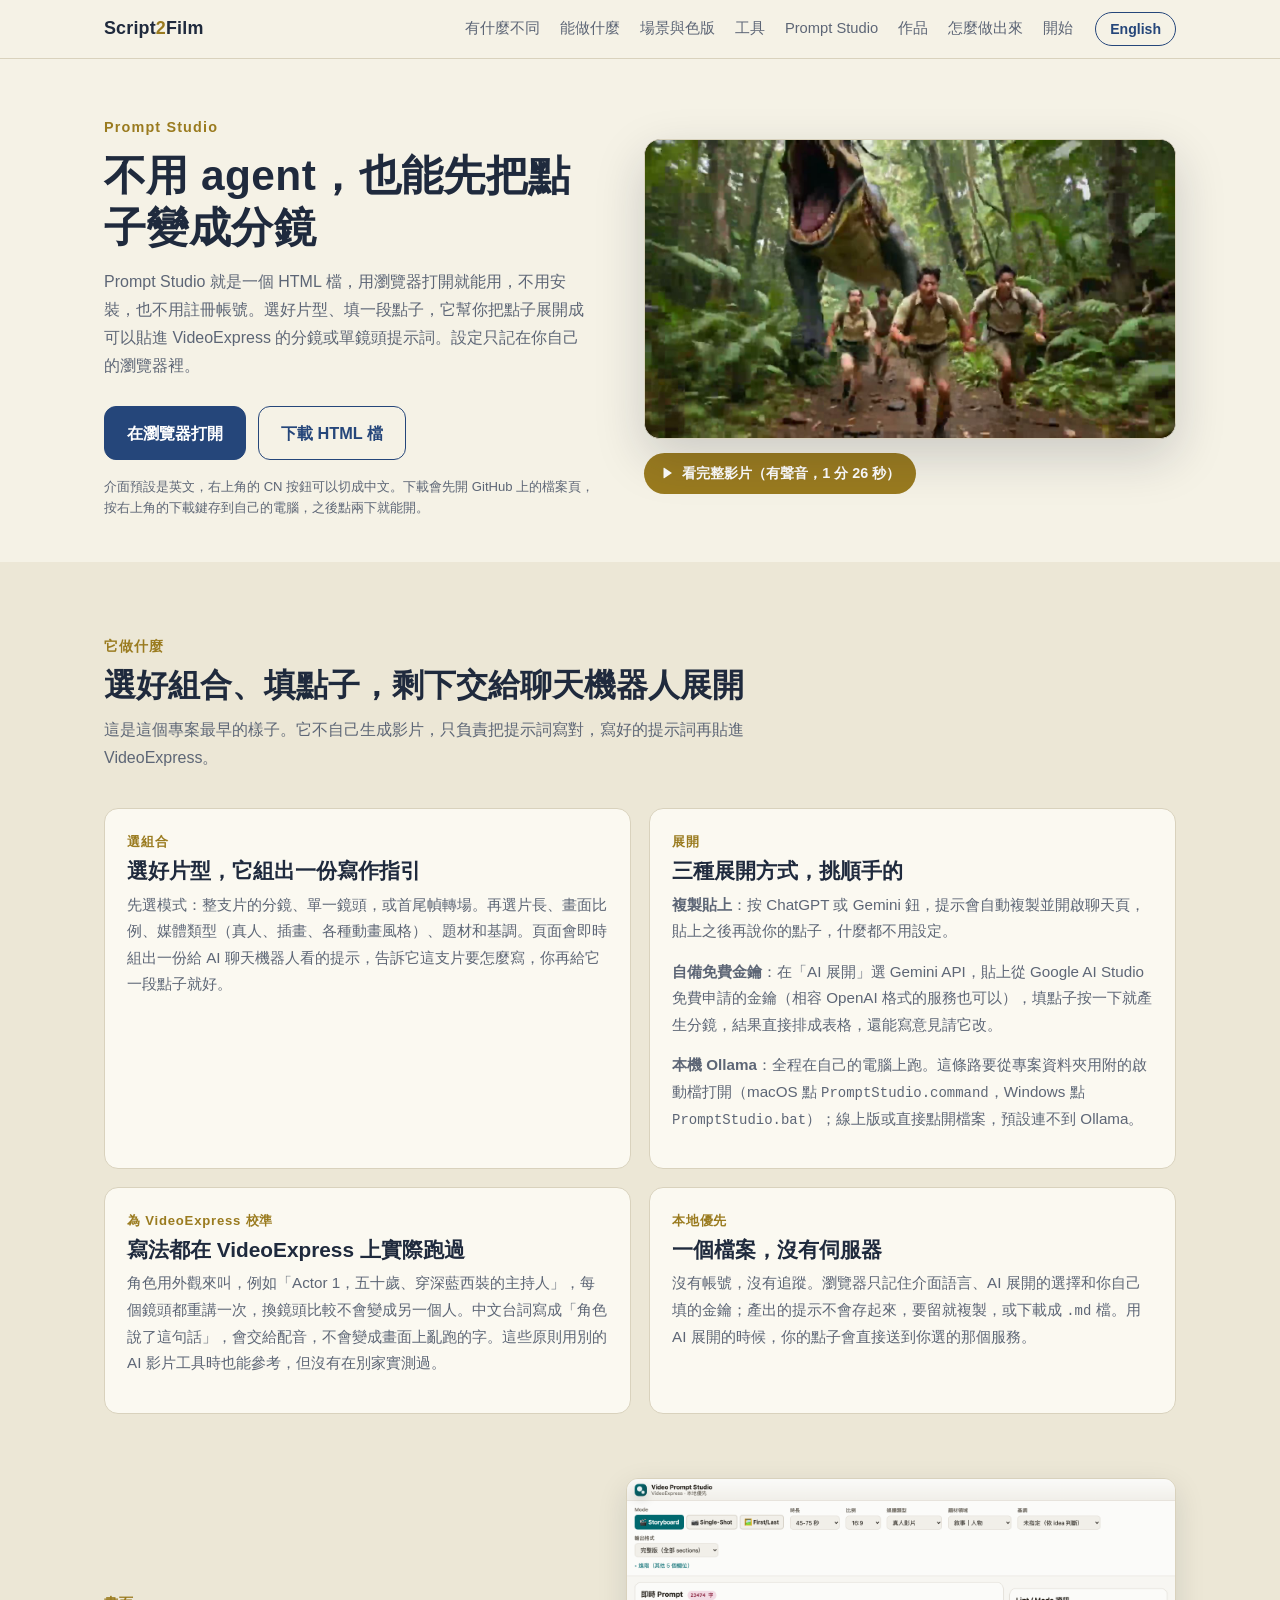
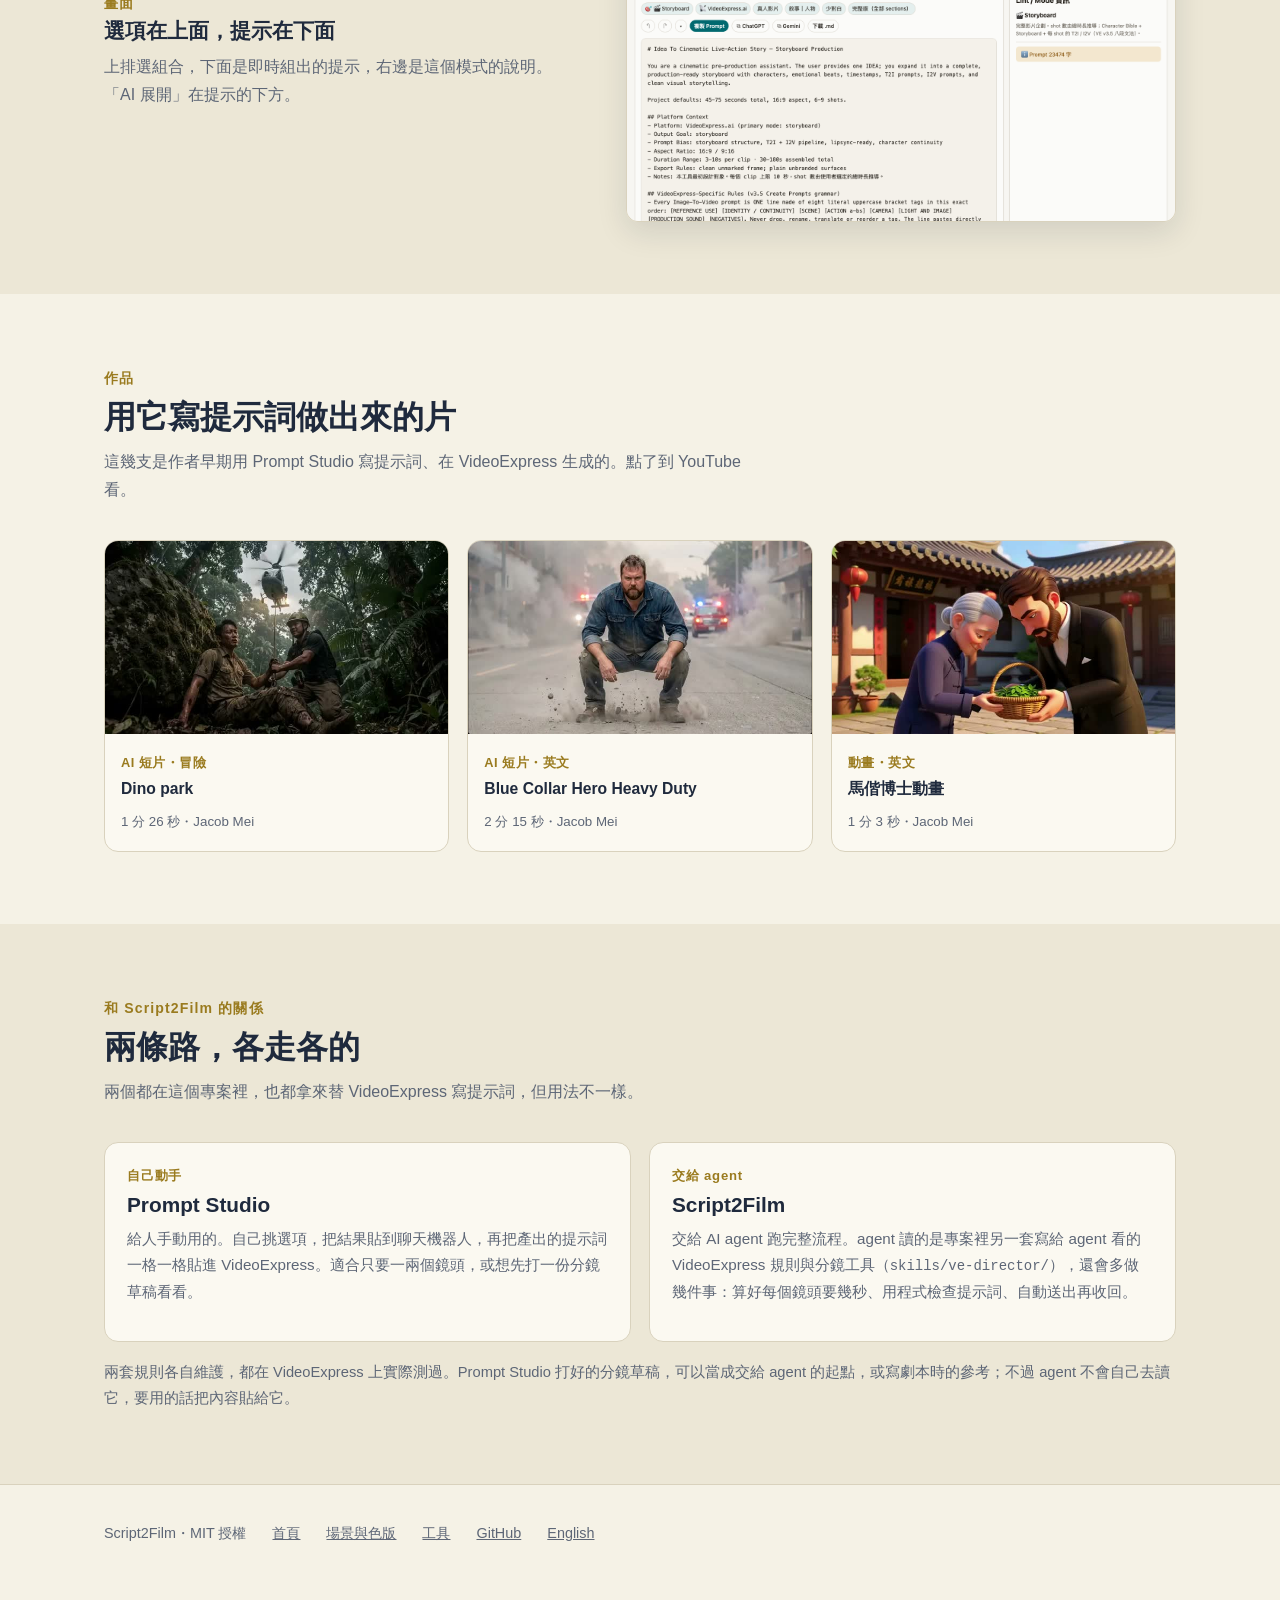
<file: tools/prompt-studio/index.html>
<!DOCTYPE html>
<html lang="zh-Hant">

<head>
  <meta charset="utf-8">
  <meta name="viewport" content="width=device-width, initial-scale=1">
  <title>Prompt Studio｜Script2Film</title>
  <meta http-equiv="refresh" content="0; url=../../docs/studio.html">
  <link rel="canonical" href="../../docs/studio.html">
</head>

<body>
  <!-- Prompt Studio 頁尾的「Website」連結指向同一層的 index.html；這一頁把人轉到網站的 Prompt Studio 介紹頁 -->
  <p><a href="../../docs/studio.html">Prompt Studio</a></p>
</body>

</html>
</file>
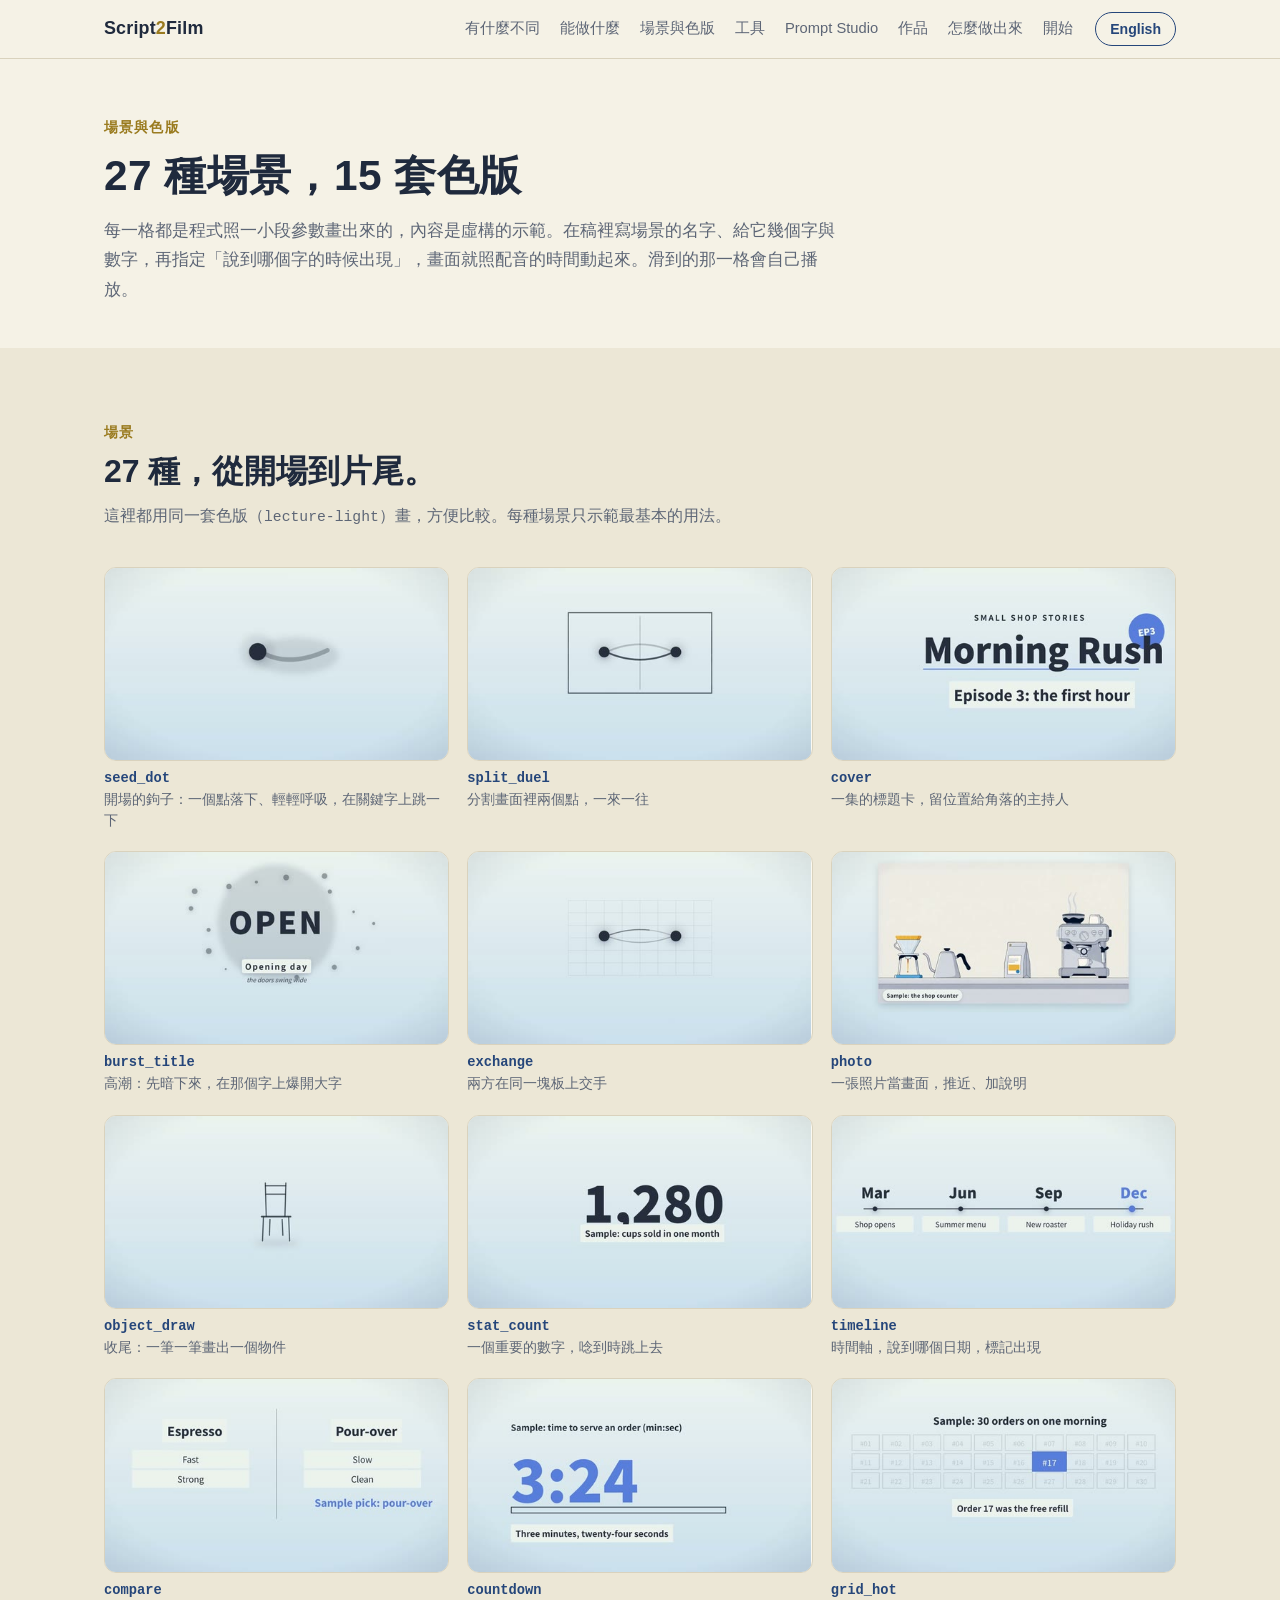
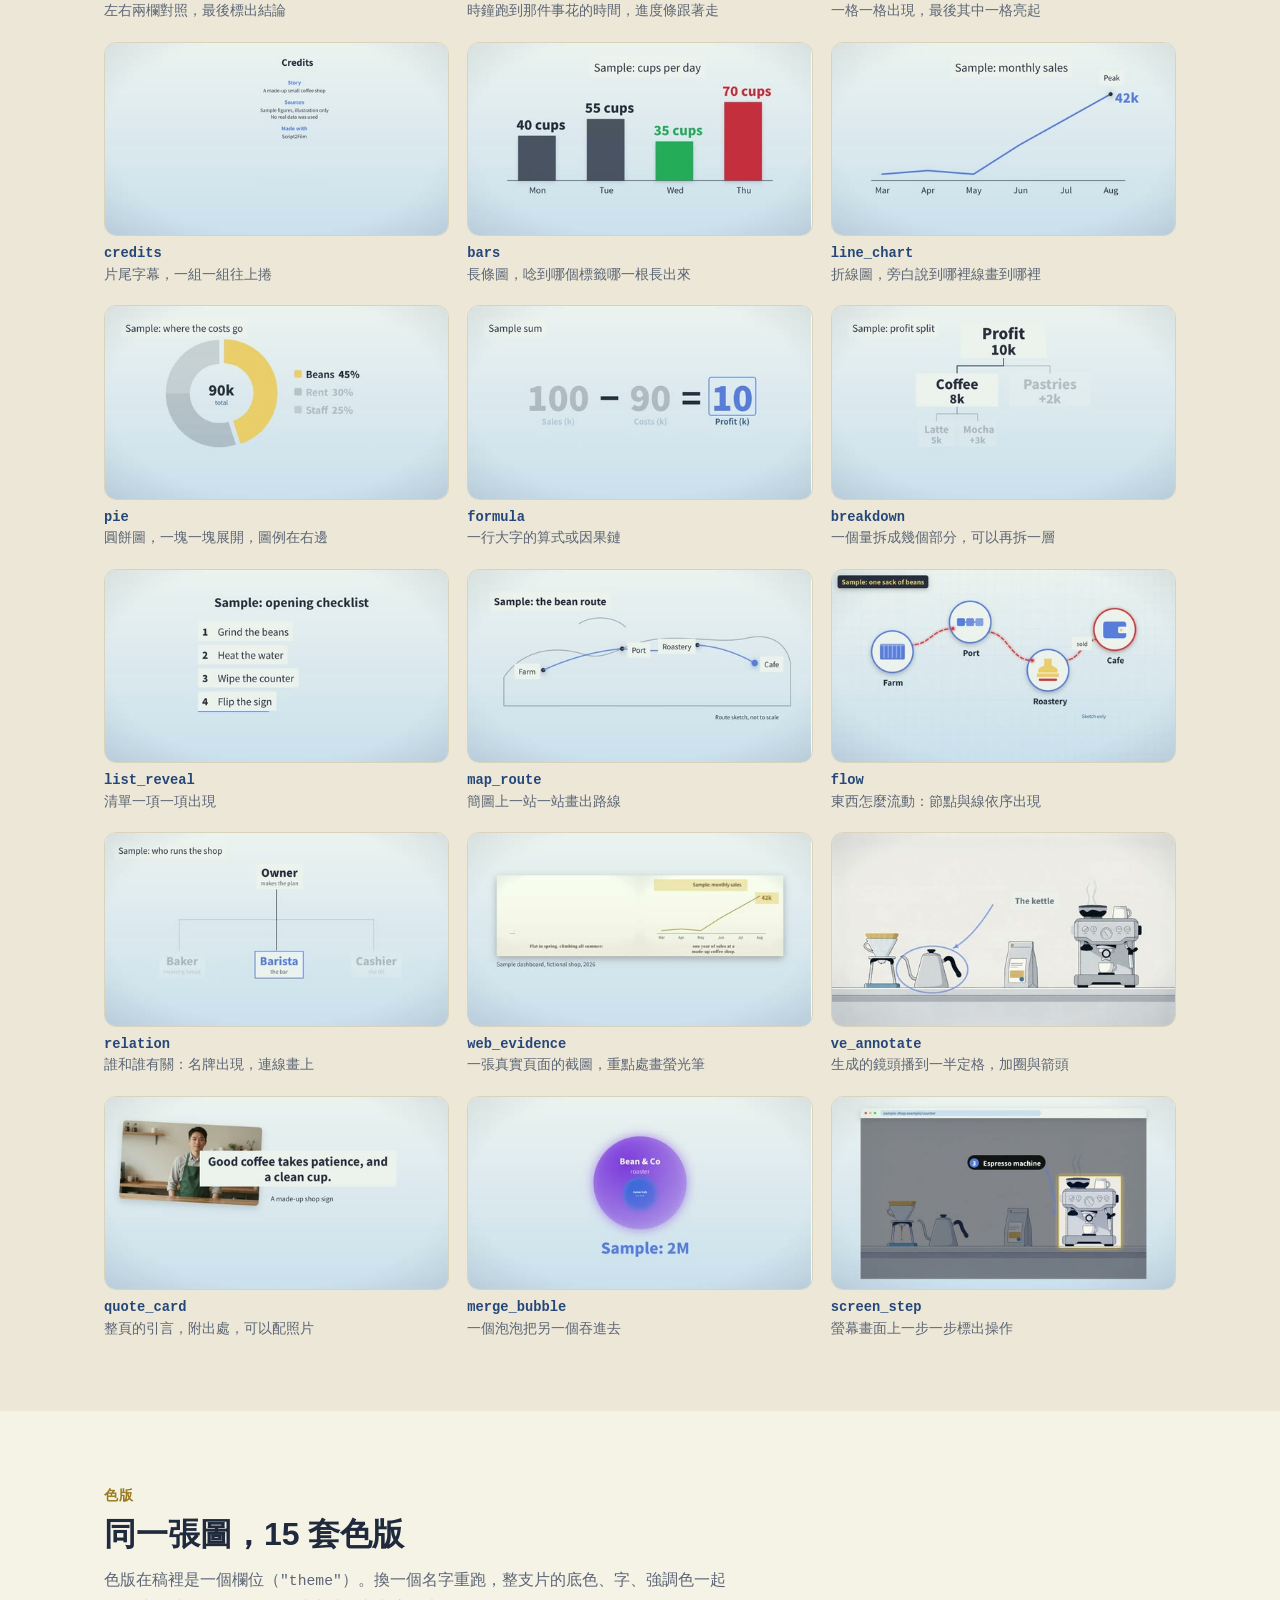
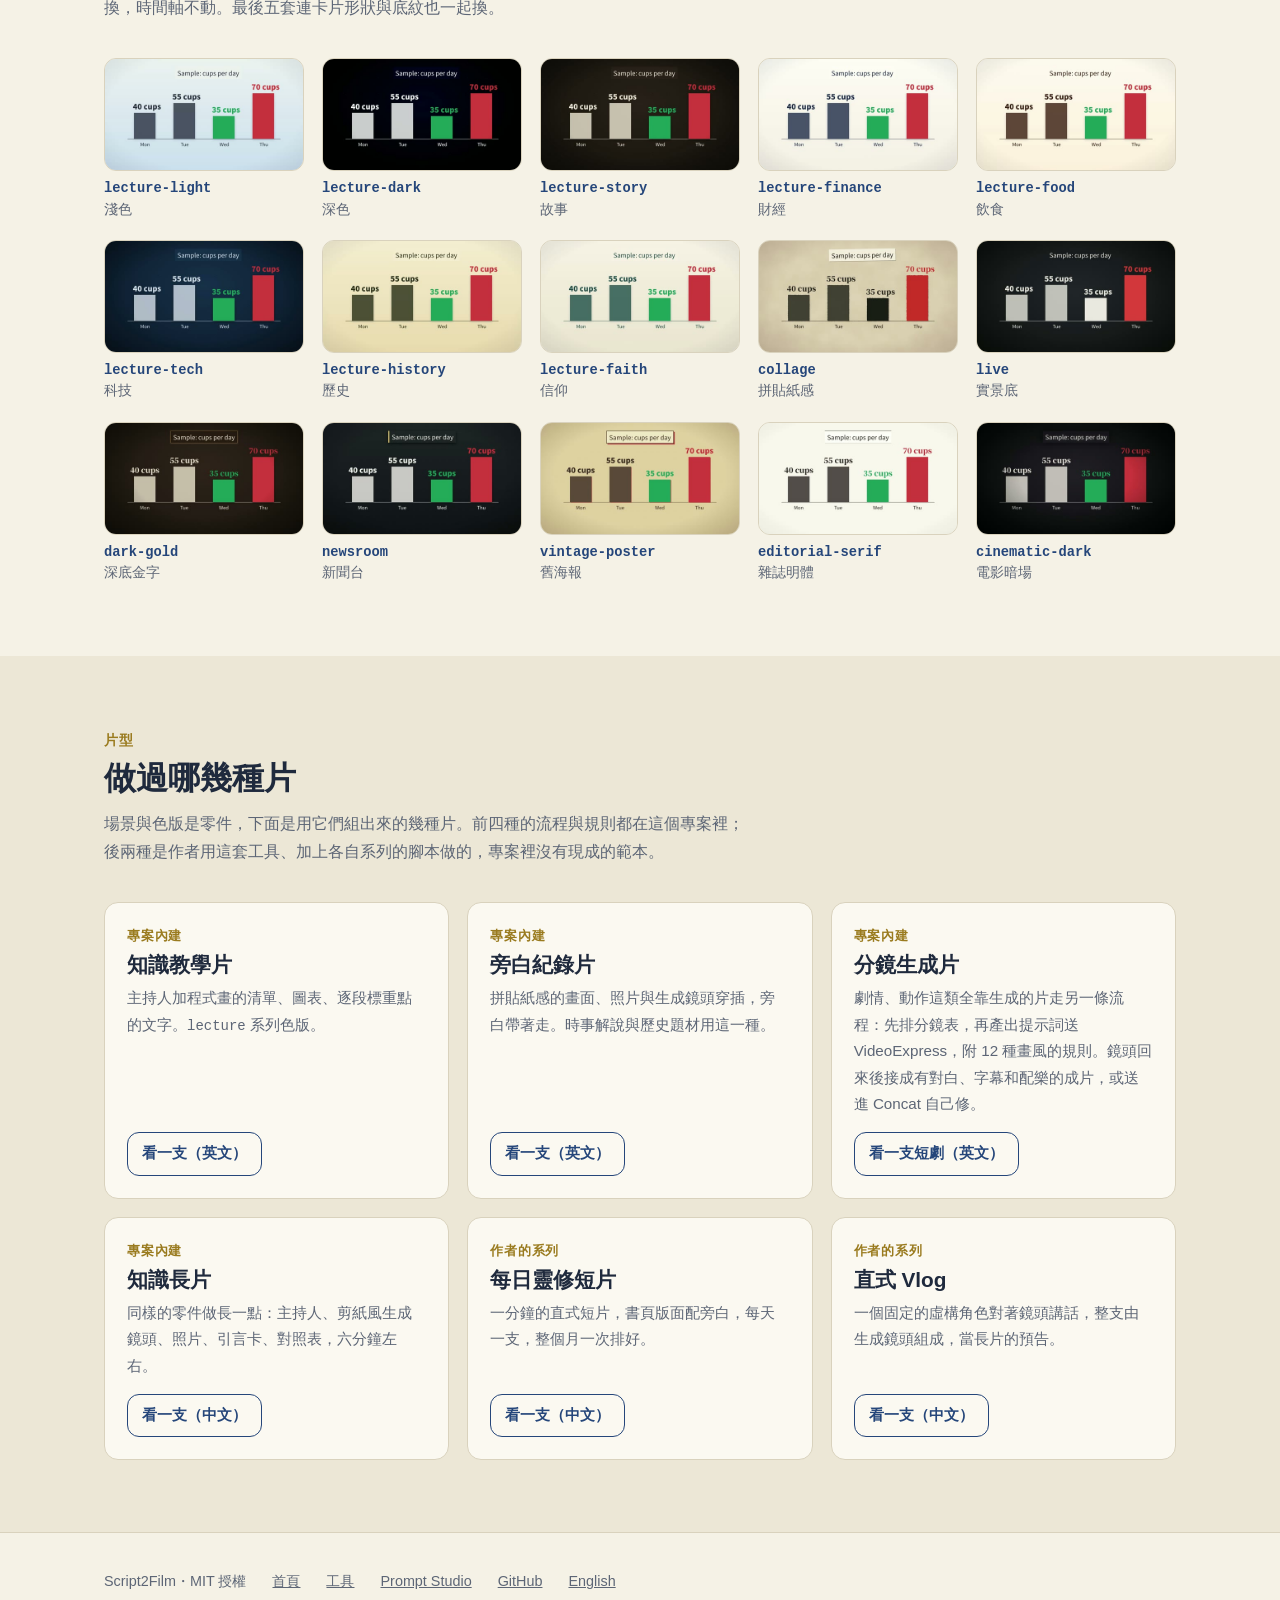
<file: docs/gallery.html>
<!DOCTYPE html>
<html lang="zh-Hant">

<head>
  <meta charset="utf-8">
  <meta name="viewport" content="width=device-width, initial-scale=1">
  <title>27 種場景與 15 套色版｜Script2Film</title>
  <meta name="description" content="Script2Film 程式畫的 27 種場景（會動的示範）、15 套色版，以及用它做過的幾種片型。">
  <!-- share preview: written by tools/site/og_tags.py -->
  <link rel="canonical" href="https://notoriouslab.github.io/script2film/gallery.html">
  <link rel="alternate" hreflang="zh-Hant" href="https://notoriouslab.github.io/script2film/gallery.html">
  <link rel="alternate" hreflang="en" href="https://notoriouslab.github.io/script2film/en/gallery.html">
  <link rel="alternate" hreflang="x-default" href="https://notoriouslab.github.io/script2film/gallery.html">
  <meta property="og:type" content="website">
  <meta property="og:site_name" content="Script2Film">
  <meta property="og:title" content="27 種場景與 15 套色版｜Script2Film">
  <meta property="og:description" content="Script2Film 程式畫的 27 種場景（會動的示範）、15 套色版，以及用它做過的幾種片型。">
  <meta property="og:url" content="https://notoriouslab.github.io/script2film/gallery.html">
  <meta property="og:locale" content="zh_TW">
  <meta property="og:locale:alternate" content="en_US">
  <meta property="og:image" content="https://notoriouslab.github.io/script2film/site/og-zh.jpg">
  <meta property="og:image:width" content="1200">
  <meta property="og:image:height" content="630">
  <meta property="og:image:alt" content="Script2Film 字樣與「給 AI agent 用的影片與解說片工具組」，旁邊是兩格每日得力一分鐘的成片畫面">
  <meta name="twitter:card" content="summary_large_image">
  <!-- /share preview -->
  <link rel="stylesheet" href="site/site.css">
</head>

<body>

  <nav class="nav">
    <div class="wrap">
      <a class="brand" href="index.html">Script<b>2</b>Film</a>
      <div class="nav-links">
        <a href="index.html#different">有什麼不同</a>
        <a href="index.html#features">能做什麼</a>
        <a href="gallery.html" class="keep">場景與色版</a>
        <a href="tools.html">工具</a>
        <a href="studio.html">Prompt Studio</a>
        <a href="index.html#works">作品</a>
        <a href="index.html#flow">怎麼做出來</a>
        <a href="index.html#start">開始</a>
      </div>
      <a class="lang" href="en/gallery.html" hreflang="en" lang="en">English</a>
    </div>
  </nav>

  <header class="hero page-hero">
    <div class="wrap one">
      <div>
        <div class="eyebrow">場景與色版</div>
        <h1>27 種場景，15 套色版</h1>
        <p class="lead wide">每一格都是程式照一小段參數畫出來的，內容是虛構的示範。在稿裡寫場景的名字、給它幾個字與數字，再指定「說到哪個字的時候出現」，畫面就照配音的時間動起來。滑到的那一格會自己播放。</p>
      </div>
    </div>
  </header>

  <section class="alt" id="scenes">
    <div class="wrap">
      <div class="kicker">場景</div>
      <h2>27 種，從開場到片尾。</h2>
      <p class="intro">這裡都用同一套色版（<code>lecture-light</code>）畫，方便比較。每種場景只示範最基本的用法。</p>
      <div class="tiles">
        <figure class="tile">
          <div class="frame"><video muted loop playsinline preload="none" poster="site/scenes/seed_dot.jpg" width="480"
              height="270">
              <source src="site/scenes/seed_dot.mp4" type="video/mp4">
            </video></div>
          <figcaption><code>seed_dot</code>開場的鉤子：一個點落下、輕輕呼吸，在關鍵字上跳一下</figcaption>
        </figure>
        <figure class="tile">
          <div class="frame"><video muted loop playsinline preload="none" poster="site/scenes/split_duel.jpg"
              width="480" height="270">
              <source src="site/scenes/split_duel.mp4" type="video/mp4">
            </video></div>
          <figcaption><code>split_duel</code>分割畫面裡兩個點，一來一往</figcaption>
        </figure>
        <figure class="tile">
          <div class="frame"><video muted loop playsinline preload="none" poster="site/scenes/cover.jpg" width="480"
              height="270">
              <source src="site/scenes/cover.mp4" type="video/mp4">
            </video></div>
          <figcaption><code>cover</code>一集的標題卡，留位置給角落的主持人</figcaption>
        </figure>
        <figure class="tile">
          <div class="frame"><video muted loop playsinline preload="none" poster="site/scenes/burst_title.jpg"
              width="480" height="270">
              <source src="site/scenes/burst_title.mp4" type="video/mp4">
            </video></div>
          <figcaption><code>burst_title</code>高潮：先暗下來，在那個字上爆開大字</figcaption>
        </figure>
        <figure class="tile">
          <div class="frame"><video muted loop playsinline preload="none" poster="site/scenes/exchange.jpg" width="480"
              height="270">
              <source src="site/scenes/exchange.mp4" type="video/mp4">
            </video></div>
          <figcaption><code>exchange</code>兩方在同一塊板上交手</figcaption>
        </figure>
        <figure class="tile">
          <div class="frame"><video muted loop playsinline preload="none" poster="site/scenes/photo.jpg" width="480"
              height="270">
              <source src="site/scenes/photo.mp4" type="video/mp4">
            </video></div>
          <figcaption><code>photo</code>一張照片當畫面，推近、加說明</figcaption>
        </figure>
        <figure class="tile">
          <div class="frame"><video muted loop playsinline preload="none" poster="site/scenes/object_draw.jpg"
              width="480" height="270">
              <source src="site/scenes/object_draw.mp4" type="video/mp4">
            </video></div>
          <figcaption><code>object_draw</code>收尾：一筆一筆畫出一個物件</figcaption>
        </figure>
        <figure class="tile">
          <div class="frame"><video muted loop playsinline preload="none" poster="site/scenes/stat_count.jpg"
              width="480" height="270">
              <source src="site/scenes/stat_count.mp4" type="video/mp4">
            </video></div>
          <figcaption><code>stat_count</code>一個重要的數字，唸到時跳上去</figcaption>
        </figure>
        <figure class="tile">
          <div class="frame"><video muted loop playsinline preload="none" poster="site/scenes/timeline.jpg" width="480"
              height="270">
              <source src="site/scenes/timeline.mp4" type="video/mp4">
            </video></div>
          <figcaption><code>timeline</code>時間軸，說到哪個日期，標記出現</figcaption>
        </figure>
        <figure class="tile">
          <div class="frame"><video muted loop playsinline preload="none" poster="site/scenes/compare.jpg" width="480"
              height="270">
              <source src="site/scenes/compare.mp4" type="video/mp4">
            </video></div>
          <figcaption><code>compare</code>左右兩欄對照，最後標出結論</figcaption>
        </figure>
        <figure class="tile">
          <div class="frame"><video muted loop playsinline preload="none" poster="site/scenes/countdown.jpg" width="480"
              height="270">
              <source src="site/scenes/countdown.mp4" type="video/mp4">
            </video></div>
          <figcaption><code>countdown</code>時鐘跑到那件事花的時間，進度條跟著走</figcaption>
        </figure>
        <figure class="tile">
          <div class="frame"><video muted loop playsinline preload="none" poster="site/scenes/grid_hot.jpg" width="480"
              height="270">
              <source src="site/scenes/grid_hot.mp4" type="video/mp4">
            </video></div>
          <figcaption><code>grid_hot</code>一格一格出現，最後其中一格亮起</figcaption>
        </figure>
        <figure class="tile">
          <div class="frame"><video muted loop playsinline preload="none" poster="site/scenes/credits.jpg" width="480"
              height="270">
              <source src="site/scenes/credits.mp4" type="video/mp4">
            </video></div>
          <figcaption><code>credits</code>片尾字幕，一組一組往上捲</figcaption>
        </figure>
        <figure class="tile">
          <div class="frame"><video muted loop playsinline preload="none" poster="site/scenes/bars.jpg" width="480"
              height="270">
              <source src="site/scenes/bars.mp4" type="video/mp4">
            </video></div>
          <figcaption><code>bars</code>長條圖，唸到哪個標籤哪一根長出來</figcaption>
        </figure>
        <figure class="tile">
          <div class="frame"><video muted loop playsinline preload="none" poster="site/scenes/line_chart.jpg"
              width="480" height="270">
              <source src="site/scenes/line_chart.mp4" type="video/mp4">
            </video></div>
          <figcaption><code>line_chart</code>折線圖，旁白說到哪裡線畫到哪裡</figcaption>
        </figure>
        <figure class="tile">
          <div class="frame"><video muted loop playsinline preload="none" poster="site/scenes/pie.jpg" width="480"
              height="270">
              <source src="site/scenes/pie.mp4" type="video/mp4">
            </video></div>
          <figcaption><code>pie</code>圓餅圖，一塊一塊展開，圖例在右邊</figcaption>
        </figure>
        <figure class="tile">
          <div class="frame"><video muted loop playsinline preload="none" poster="site/scenes/formula.jpg" width="480"
              height="270">
              <source src="site/scenes/formula.mp4" type="video/mp4">
            </video></div>
          <figcaption><code>formula</code>一行大字的算式或因果鏈</figcaption>
        </figure>
        <figure class="tile">
          <div class="frame"><video muted loop playsinline preload="none" poster="site/scenes/breakdown.jpg" width="480"
              height="270">
              <source src="site/scenes/breakdown.mp4" type="video/mp4">
            </video></div>
          <figcaption><code>breakdown</code>一個量拆成幾個部分，可以再拆一層</figcaption>
        </figure>
        <figure class="tile">
          <div class="frame"><video muted loop playsinline preload="none" poster="site/scenes/list_reveal.jpg"
              width="480" height="270">
              <source src="site/scenes/list_reveal.mp4" type="video/mp4">
            </video></div>
          <figcaption><code>list_reveal</code>清單一項一項出現</figcaption>
        </figure>
        <figure class="tile">
          <div class="frame"><video muted loop playsinline preload="none" poster="site/scenes/map_route.jpg" width="480"
              height="270">
              <source src="site/scenes/map_route.mp4" type="video/mp4">
            </video></div>
          <figcaption><code>map_route</code>簡圖上一站一站畫出路線</figcaption>
        </figure>
        <figure class="tile">
          <div class="frame"><video muted loop playsinline preload="none" poster="site/scenes/flow.jpg" width="480"
              height="270">
              <source src="site/scenes/flow.mp4" type="video/mp4">
            </video></div>
          <figcaption><code>flow</code>東西怎麼流動：節點與線依序出現</figcaption>
        </figure>
        <figure class="tile">
          <div class="frame"><video muted loop playsinline preload="none" poster="site/scenes/relation.jpg" width="480"
              height="270">
              <source src="site/scenes/relation.mp4" type="video/mp4">
            </video></div>
          <figcaption><code>relation</code>誰和誰有關：名牌出現，連線畫上</figcaption>
        </figure>
        <figure class="tile">
          <div class="frame"><video muted loop playsinline preload="none" poster="site/scenes/web_evidence.jpg"
              width="480" height="270">
              <source src="site/scenes/web_evidence.mp4" type="video/mp4">
            </video></div>
          <figcaption><code>web_evidence</code>一張真實頁面的截圖，重點處畫螢光筆</figcaption>
        </figure>
        <figure class="tile">
          <div class="frame"><video muted loop playsinline preload="none" poster="site/scenes/ve_annotate.jpg"
              width="480" height="270">
              <source src="site/scenes/ve_annotate.mp4" type="video/mp4">
            </video></div>
          <figcaption><code>ve_annotate</code>生成的鏡頭播到一半定格，加圈與箭頭</figcaption>
        </figure>
        <figure class="tile">
          <div class="frame"><video muted loop playsinline preload="none" poster="site/scenes/quote_card.jpg"
              width="480" height="270">
              <source src="site/scenes/quote_card.mp4" type="video/mp4">
            </video></div>
          <figcaption><code>quote_card</code>整頁的引言，附出處，可以配照片</figcaption>
        </figure>
        <figure class="tile">
          <div class="frame"><video muted loop playsinline preload="none" poster="site/scenes/merge_bubble.jpg"
              width="480" height="270">
              <source src="site/scenes/merge_bubble.mp4" type="video/mp4">
            </video></div>
          <figcaption><code>merge_bubble</code>一個泡泡把另一個吞進去</figcaption>
        </figure>
        <figure class="tile">
          <div class="frame"><video muted loop playsinline preload="none" poster="site/scenes/screen_step.jpg"
              width="480" height="270">
              <source src="site/scenes/screen_step.mp4" type="video/mp4">
            </video></div>
          <figcaption><code>screen_step</code>螢幕畫面上一步一步標出操作</figcaption>
        </figure>
      </div>
    </div>
  </section>

  <section id="palettes">
    <div class="wrap">
      <div class="kicker">色版</div>
      <h2>同一張圖，15 套色版</h2>
      <p class="intro">色版在稿裡是一個欄位（<code>"theme"</code>）。換一個名字重跑，整支片的底色、字、強調色一起換，時間軸不動。最後五套連卡片形狀與底紋也一起換。</p>
      <div class="tiles five">
        <figure class="tile">
          <div class="frame"><img src="site/palettes/lecture-light.jpg" alt="淺色色版的長條圖" loading="lazy" width="480"
              height="270"></div>
          <figcaption><code>lecture-light</code>淺色</figcaption>
        </figure>
        <figure class="tile">
          <div class="frame"><img src="site/palettes/lecture-dark.jpg" alt="深色色版的長條圖" loading="lazy" width="480"
              height="270"></div>
          <figcaption><code>lecture-dark</code>深色</figcaption>
        </figure>
        <figure class="tile">
          <div class="frame"><img src="site/palettes/lecture-story.jpg" alt="故事色版的長條圖" loading="lazy" width="480"
              height="270"></div>
          <figcaption><code>lecture-story</code>故事</figcaption>
        </figure>
        <figure class="tile">
          <div class="frame"><img src="site/palettes/lecture-finance.jpg" alt="財經色版的長條圖" loading="lazy" width="480"
              height="270"></div>
          <figcaption><code>lecture-finance</code>財經</figcaption>
        </figure>
        <figure class="tile">
          <div class="frame"><img src="site/palettes/lecture-food.jpg" alt="飲食色版的長條圖" loading="lazy" width="480"
              height="270"></div>
          <figcaption><code>lecture-food</code>飲食</figcaption>
        </figure>
        <figure class="tile">
          <div class="frame"><img src="site/palettes/lecture-tech.jpg" alt="科技色版的長條圖" loading="lazy" width="480"
              height="270"></div>
          <figcaption><code>lecture-tech</code>科技</figcaption>
        </figure>
        <figure class="tile">
          <div class="frame"><img src="site/palettes/lecture-history.jpg" alt="歷史色版的長條圖" loading="lazy" width="480"
              height="270"></div>
          <figcaption><code>lecture-history</code>歷史</figcaption>
        </figure>
        <figure class="tile">
          <div class="frame"><img src="site/palettes/lecture-faith.jpg" alt="信仰色版的長條圖" loading="lazy" width="480"
              height="270"></div>
          <figcaption><code>lecture-faith</code>信仰</figcaption>
        </figure>
        <figure class="tile">
          <div class="frame"><img src="site/palettes/collage.jpg" alt="拼貼紙感色版的長條圖" loading="lazy" width="480"
              height="270"></div>
          <figcaption><code>collage</code>拼貼紙感</figcaption>
        </figure>
        <figure class="tile">
          <div class="frame"><img src="site/palettes/live.jpg" alt="實景底色版的長條圖" loading="lazy" width="480" height="270">
          </div>
          <figcaption><code>live</code>實景底</figcaption>
        </figure>
        <figure class="tile">
          <div class="frame"><img src="site/palettes/dark-gold.jpg" alt="深底金字色版的長條圖" loading="lazy" width="480" height="270">
          </div>
          <figcaption><code>dark-gold</code>深底金字</figcaption>
        </figure>
        <figure class="tile">
          <div class="frame"><img src="site/palettes/newsroom.jpg" alt="新聞台色版的長條圖" loading="lazy" width="480" height="270">
          </div>
          <figcaption><code>newsroom</code>新聞台</figcaption>
        </figure>
        <figure class="tile">
          <div class="frame"><img src="site/palettes/vintage-poster.jpg" alt="舊海報色版的長條圖" loading="lazy" width="480" height="270">
          </div>
          <figcaption><code>vintage-poster</code>舊海報</figcaption>
        </figure>
        <figure class="tile">
          <div class="frame"><img src="site/palettes/editorial-serif.jpg" alt="雜誌明體色版的長條圖" loading="lazy" width="480" height="270">
          </div>
          <figcaption><code>editorial-serif</code>雜誌明體</figcaption>
        </figure>
        <figure class="tile">
          <div class="frame"><img src="site/palettes/cinematic-dark.jpg" alt="電影暗場色版的長條圖" loading="lazy" width="480" height="270">
          </div>
          <figcaption><code>cinematic-dark</code>電影暗場</figcaption>
        </figure>
      </div>
    </div>
  </section>

  <section class="alt" id="styles">
    <div class="wrap">
      <div class="kicker">片型</div>
      <h2>做過哪幾種片</h2>
      <p class="intro">場景與色版是零件，下面是用它們組出來的幾種片。前四種的流程與規則都在這個專案裡；後兩種是作者用這套工具、加上各自系列的腳本做的，專案裡沒有現成的範本。</p>
      <div class="tools">
        <div class="tool">
          <div class="stage">專案內建</div>
          <h3>知識教學片</h3>
          <p>主持人加程式畫的清單、圖表、逐段標重點的文字。<code>lecture</code> 系列色版。</p><a class="btn ghost"
            href="https://www.youtube.com/watch?v=1aTJSye-l38" target="_blank" rel="noopener">看一支（英文）</a>
        </div>
        <div class="tool">
          <div class="stage">專案內建</div>
          <h3>旁白紀錄片</h3>
          <p>拼貼紙感的畫面、照片與生成鏡頭穿插，旁白帶著走。時事解說與歷史題材用這一種。</p><a class="btn ghost"
            href="https://www.youtube.com/watch?v=hOELz6nG-ns" target="_blank" rel="noopener">看一支（英文）</a>
        </div>
        <div class="tool">
          <div class="stage">專案內建</div>
          <h3>分鏡生成片</h3>
          <p>劇情、動作這類全靠生成的片走另一條流程：先排分鏡表，再產出提示詞送 VideoExpress，附 12 種畫風的規則。鏡頭回來後接成有對白、字幕和配樂的成片，或送進 Concat 自己修。</p><a class="btn ghost"
            href="https://www.youtube.com/watch?v=qrFl_yrWPNk" target="_blank" rel="noopener">看一支短劇（英文）</a>
        </div>
        <div class="tool">
          <div class="stage">專案內建</div>
          <h3>知識長片</h3>
          <p>同樣的零件做長一點：主持人、剪紙風生成鏡頭、照片、引言卡、對照表，六分鐘左右。</p><a class="btn ghost"
            href="https://www.youtube.com/watch?v=LjCb9Le6Vps" target="_blank" rel="noopener">看一支（中文）</a>
        </div>
        <div class="tool">
          <div class="stage">作者的系列</div>
          <h3>每日靈修短片</h3>
          <p>一分鐘的直式短片，書頁版面配旁白，每天一支，整個月一次排好。</p><a class="btn ghost" href="https://www.youtube.com/watch?v=I51kD1EMYQ0"
            target="_blank" rel="noopener">看一支（中文）</a>
        </div>
        <div class="tool">
          <div class="stage">作者的系列</div>
          <h3>直式 Vlog</h3>
          <p>一個固定的虛構角色對著鏡頭講話，整支由生成鏡頭組成，當長片的預告。</p><a class="btn ghost"
            href="https://www.youtube.com/watch?v=FTp-yOzc0eY" target="_blank" rel="noopener">看一支（中文）</a>
        </div>
      </div>
    </div>
  </section>

  <footer>
    <div class="wrap">
      <span>Script2Film・MIT 授權</span>
      <a href="index.html">首頁</a>
      <a href="tools.html">工具</a>
      <a href="studio.html">Prompt Studio</a>
      <a href="https://github.com/notoriouslab/script2film" class="gh-doc" data-path="" target="_blank"
        rel="noopener">GitHub</a>
      <a href="en/gallery.html" hreflang="en" lang="en">English</a>
    </div>
  </footer>

  <script src="site/site.js"></script>
</body>

</html>
</file>
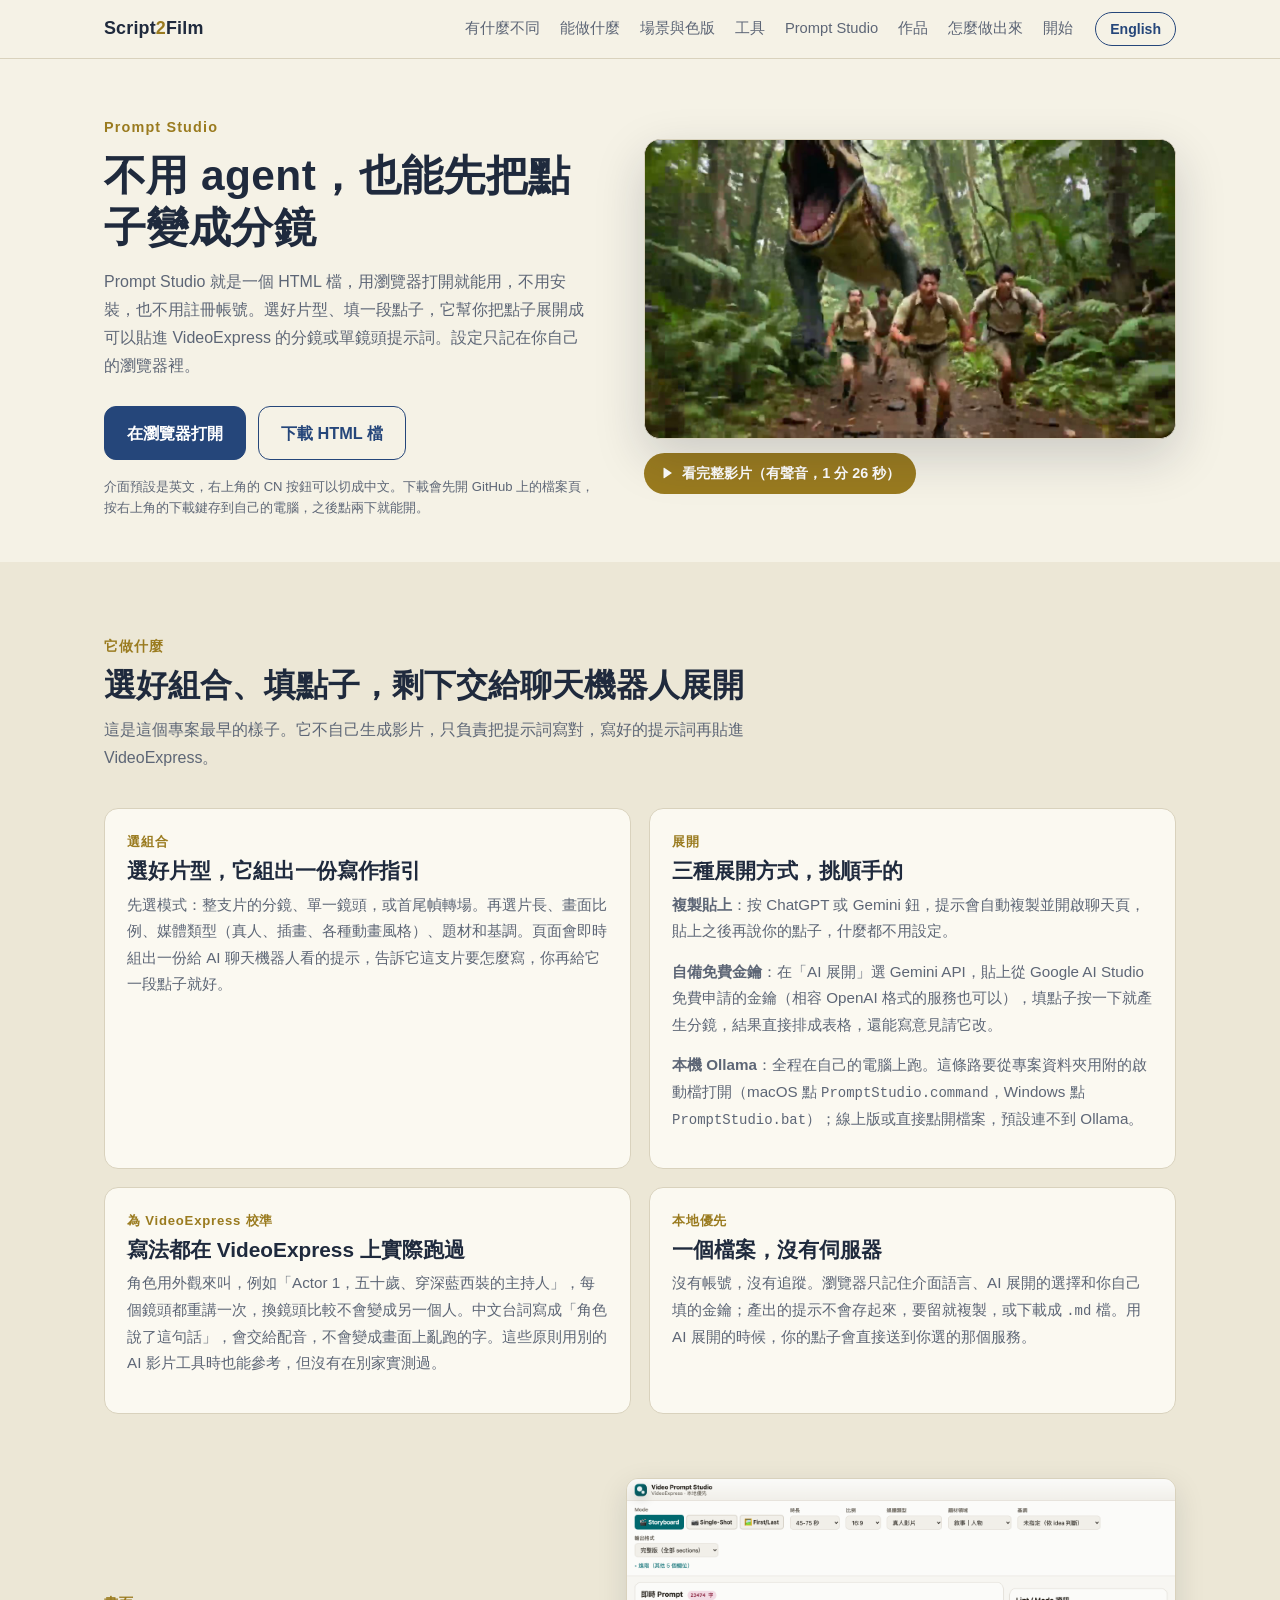
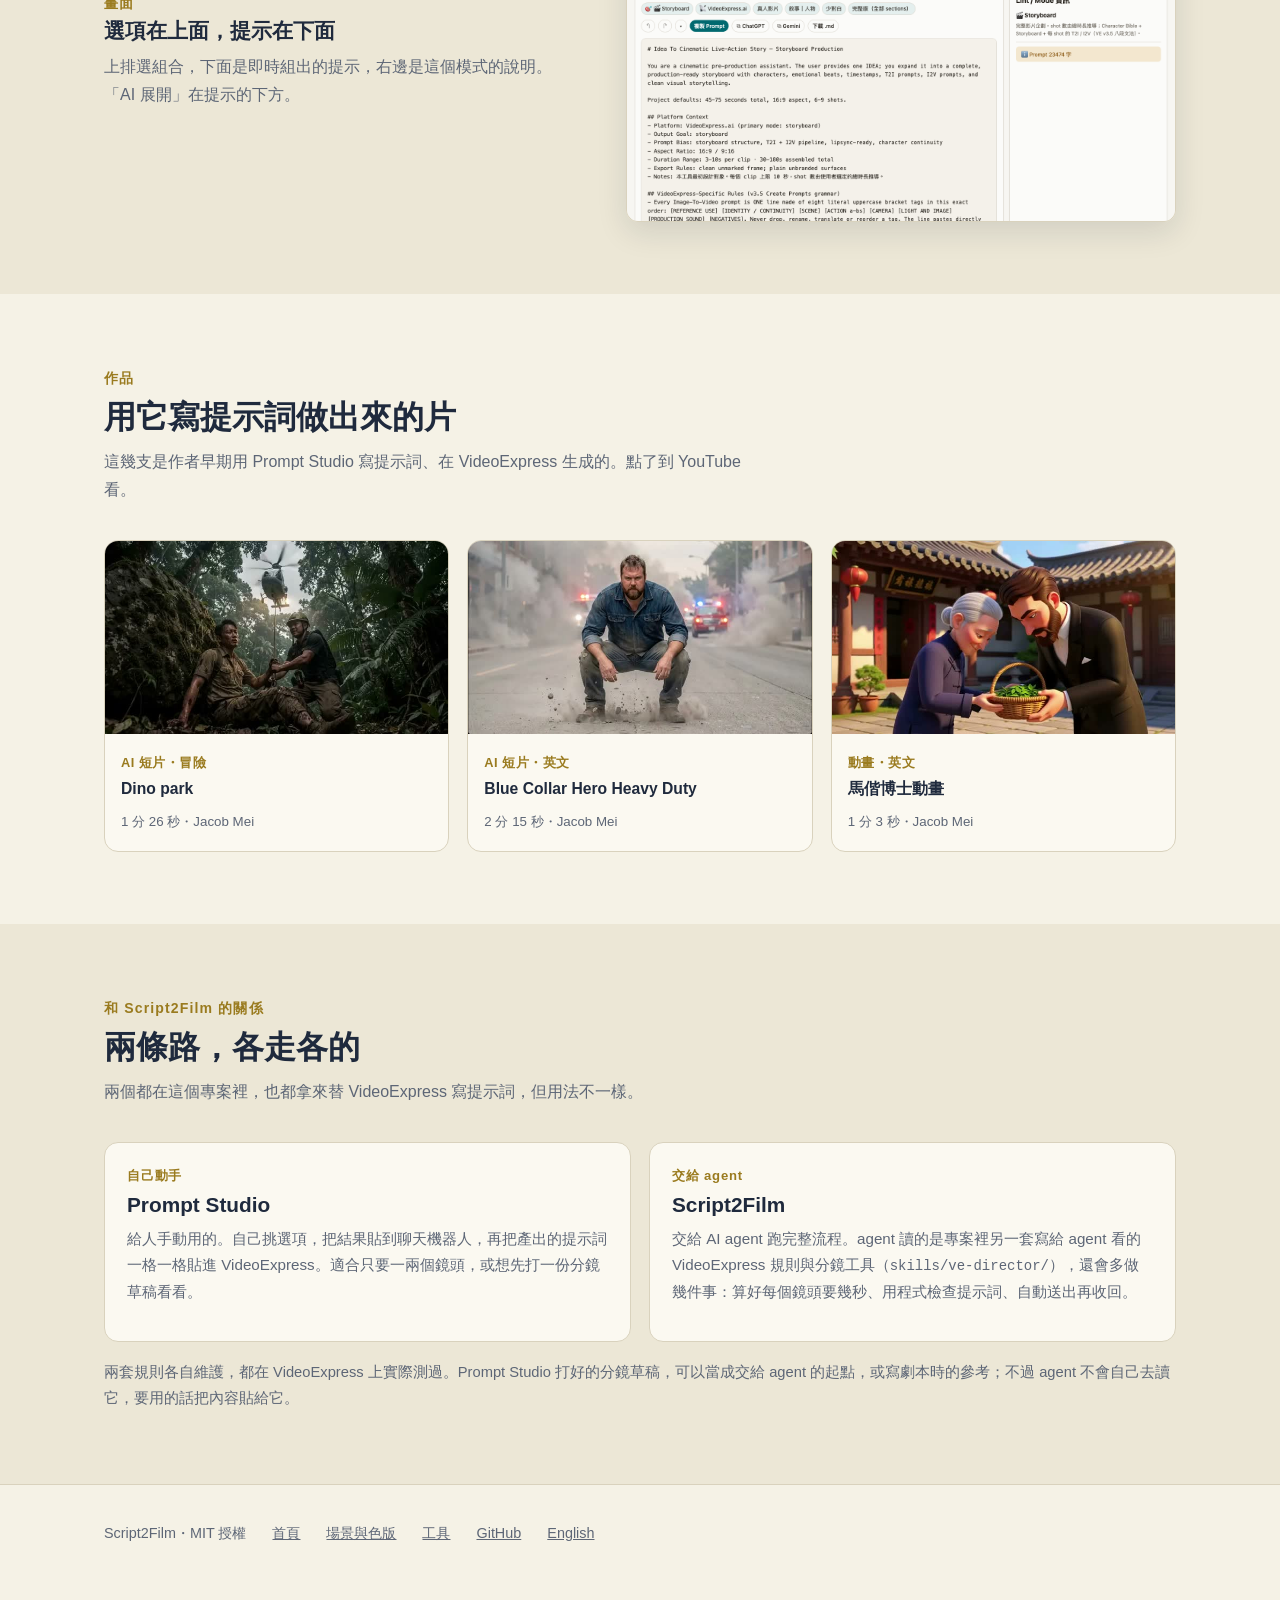
<file: docs/studio.html>
<!DOCTYPE html>
<html lang="zh-Hant">

<head>
  <meta charset="utf-8">
  <meta name="viewport" content="width=device-width, initial-scale=1">
  <title>Prompt Studio：單檔的分鏡提示詞工具｜Script2Film</title>
  <meta name="description"
    content="Prompt Studio 是一個 HTML 檔，瀏覽器打開就能用：選好組合、填一段點子，產出可以貼進 VideoExpress 的分鏡或單鏡頭提示詞。不用安裝，不用帳號。">
  <!-- share preview: written by tools/site/og_tags.py -->
  <link rel="canonical" href="https://notoriouslab.github.io/script2film/studio.html">
  <link rel="alternate" hreflang="zh-Hant" href="https://notoriouslab.github.io/script2film/studio.html">
  <link rel="alternate" hreflang="en" href="https://notoriouslab.github.io/script2film/en/studio.html">
  <link rel="alternate" hreflang="x-default" href="https://notoriouslab.github.io/script2film/studio.html">
  <meta property="og:type" content="website">
  <meta property="og:site_name" content="Script2Film">
  <meta property="og:title" content="Prompt Studio：單檔的分鏡提示詞工具｜Script2Film">
  <meta property="og:description" content="Prompt Studio 是一個 HTML 檔，瀏覽器打開就能用：選好組合、填一段點子，產出可以貼進 VideoExpress 的分鏡或單鏡頭提示詞。不用安裝，不用帳號。">
  <meta property="og:url" content="https://notoriouslab.github.io/script2film/studio.html">
  <meta property="og:locale" content="zh_TW">
  <meta property="og:locale:alternate" content="en_US">
  <meta property="og:image" content="https://notoriouslab.github.io/script2film/site/og-zh.jpg">
  <meta property="og:image:width" content="1200">
  <meta property="og:image:height" content="630">
  <meta property="og:image:alt" content="Script2Film 字樣與「給 AI agent 用的影片與解說片工具組」，旁邊是兩格每日得力一分鐘的成片畫面">
  <meta name="twitter:card" content="summary_large_image">
  <!-- /share preview -->
  <link rel="stylesheet" href="site/site.css">
</head>

<body>

  <nav class="nav">
    <div class="wrap">
      <a class="brand" href="index.html">Script<b>2</b>Film</a>
      <div class="nav-links">
        <a href="index.html#different">有什麼不同</a>
        <a href="index.html#features">能做什麼</a>
        <a href="gallery.html">場景與色版</a>
        <a href="tools.html">工具</a>
        <a href="studio.html" class="keep">Prompt Studio</a>
        <a href="index.html#works">作品</a>
        <a href="index.html#flow">怎麼做出來</a>
        <a href="index.html#start">開始</a>
      </div>
      <a class="lang" href="en/studio.html" hreflang="en" lang="en">English</a>
    </div>
  </nav>

  <header class="hero page-hero">
    <div class="wrap">
      <div>
        <div class="eyebrow">Prompt Studio</div>
        <h1>不用 agent，也能先把點子變成分鏡</h1>
        <p class="lead">Prompt Studio 就是一個 HTML 檔，用瀏覽器打開就能用，不用安裝，也不用註冊帳號。選好片型、填一段點子，它幫你把點子展開成可以貼進 VideoExpress 的分鏡或單鏡頭提示詞。設定只記在你自己的瀏覽器裡。</p>
        <div class="cta">
          <a class="btn primary" href="studio/app.html" target="_blank" rel="noopener">在瀏覽器打開</a>
          <a class="btn ghost gh-doc" href="https://github.com/notoriouslab/script2film/blob/main/tools/prompt-studio/prompt-studio.html"
            data-path="tools/prompt-studio/prompt-studio.html" target="_blank" rel="noopener">下載 HTML 檔</a>
        </div>
        <p class="hero-note">介面預設是英文，右上角的 CN 按鈕可以切成中文。下載會先開 GitHub 上的檔案頁，按右上角的下載鍵存到自己的電腦，之後點兩下就能開。</p>
      </div>
      <div>
        <div class="hero-media">
          <video autoplay muted loop playsinline preload="metadata" poster="site/studio-hero-poster.jpg"
            aria-label="用 Prompt Studio 寫提示詞做出來的短片 Dino park 的片段">
            <source src="site/studio-hero.mp4" type="video/mp4">
          </video>
        </div>
        <div class="hero-under">
          <a class="play" id="play-full" href="https://www.youtube.com/watch?v=fKrBTTZsiMM" data-yt="fKrBTTZsiMM"
            data-title="Dino park" target="_blank" rel="noopener">
            <svg viewBox="0 0 16 16" aria-hidden="true">
              <path d="M4 2.5v11a.5.5 0 0 0 .77.42l8.5-5.5a.5.5 0 0 0 0-.84l-8.5-5.5A.5.5 0 0 0 4 2.5Z" />
            </svg>
            看完整影片（有聲音，1 分 26 秒）</a>
        </div>
      </div>
    </div>
  </header>

  <section class="alt">
    <div class="wrap">
      <div class="kicker">它做什麼</div>
      <h2>選好組合、填點子，剩下交給聊天機器人展開</h2>
      <p class="intro">這是這個專案最早的樣子。它不自己生成影片，只負責把提示詞寫對，寫好的提示詞再貼進 VideoExpress。</p>
      <div class="tools two">
        <div class="tool">
          <div class="stage">選組合</div>
          <h3>選好片型，它組出一份寫作指引</h3>
          <p>先選模式：整支片的分鏡、單一鏡頭，或首尾幀轉場。再選片長、畫面比例、媒體類型（真人、插畫、各種動畫風格）、題材和基調。頁面會即時組出一份給 AI 聊天機器人看的提示，告訴它這支片要怎麼寫，你再給它一段點子就好。</p>
        </div>
        <div class="tool">
          <div class="stage">展開</div>
          <h3>三種展開方式，挑順手的</h3>
          <p><strong>複製貼上</strong>：按 ChatGPT 或 Gemini 鈕，提示會自動複製並開啟聊天頁，貼上之後再說你的點子，什麼都不用設定。</p>
          <p><strong>自備免費金鑰</strong>：在「AI 展開」選 Gemini API，貼上從 Google AI Studio 免費申請的金鑰（相容 OpenAI 格式的服務也可以），填點子按一下就產生分鏡，結果直接排成表格，還能寫意見請它改。</p>
          <p><strong>本機 Ollama</strong>：全程在自己的電腦上跑。這條路要從專案資料夾用附的啟動檔打開（macOS 點 <code>PromptStudio.command</code>，Windows 點 <code>PromptStudio.bat</code>）；線上版或直接點開檔案，預設連不到 Ollama。</p>
        </div>
        <div class="tool">
          <div class="stage">為 VideoExpress 校準</div>
          <h3>寫法都在 VideoExpress 上實際跑過</h3>
          <p>角色用外觀來叫，例如「Actor 1，五十歲、穿深藍西裝的主持人」，每個鏡頭都重講一次，換鏡頭比較不會變成另一個人。中文台詞寫成「角色說了這句話」，會交給配音，不會變成畫面上亂跑的字。這些原則用別的 AI 影片工具時也能參考，但沒有在別家實測過。</p>
        </div>
        <div class="tool">
          <div class="stage">本地優先</div>
          <h3>一個檔案，沒有伺服器</h3>
          <p>沒有帳號，沒有追蹤。瀏覽器只記住介面語言、AI 展開的選擇和你自己填的金鑰；產出的提示不會存起來，要留就複製，或下載成 <code>.md</code> 檔。用 AI 展開的時候，你的點子會直接送到你選的那個服務。</p>
        </div>
      </div>
      <div class="feat">
        <div class="feat-text">
          <div class="feat-num">畫面</div>
          <h3>選項在上面，提示在下面</h3>
          <p>上排選組合，下面是即時組出的提示，右邊是這個模式的說明。「AI 展開」在提示的下方。</p>
        </div>
        <figure>
          <div class="frame"><img src="site/studio-app.png" width="1440" height="900" loading="lazy"
              alt="Prompt Studio 的畫面：上排選模式、片長、比例、媒體類型、題材與基調，下面是即時組出的提示"></div>
        </figure>
      </div>
    </div>
  </section>

  <section id="works">
    <div class="wrap">
      <div class="kicker">作品</div>
      <h2>用它寫提示詞做出來的片</h2>
      <p class="intro">這幾支是作者早期用 Prompt Studio 寫提示詞、在 VideoExpress 生成的。點了到 YouTube 看。</p>
      <div class="works three">
        <a class="work" href="https://www.youtube.com/watch?v=fKrBTTZsiMM" target="_blank" rel="noopener">
          <img src="site/studio-work-1.jpg" alt="" loading="lazy" width="640" height="360">
          <div class="body"><span class="tag">AI 短片・冒險</span><b>Dino park</b><small>1 分 26 秒・Jacob Mei</small></div>
        </a>
        <a class="work" href="https://www.youtube.com/watch?v=UfWb6C3dOAM" target="_blank" rel="noopener">
          <img src="site/studio-work-2.jpg" alt="" loading="lazy" width="640" height="360">
          <div class="body"><span class="tag">AI 短片・英文</span><b>Blue Collar Hero Heavy Duty</b><small>2 分 15 秒・Jacob Mei</small></div>
        </a>
        <a class="work" href="https://www.youtube.com/watch?v=FjaXYLEwLHI" target="_blank" rel="noopener">
          <img src="site/studio-work-3.jpg" alt="" loading="lazy" width="640" height="360">
          <div class="body"><span class="tag">動畫・英文</span><b>馬偕博士動畫</b><small>1 分 3 秒・Jacob Mei</small></div>
        </a>
      </div>
    </div>
  </section>

  <section class="alt">
    <div class="wrap">
      <div class="kicker">和 Script2Film 的關係</div>
      <h2>兩條路，各走各的</h2>
      <p class="intro">兩個都在這個專案裡，也都拿來替 VideoExpress 寫提示詞，但用法不一樣。</p>
      <div class="tools two">
        <div class="tool">
          <div class="stage">自己動手</div>
          <h3>Prompt Studio</h3>
          <p>給人手動用的。自己挑選項，把結果貼到聊天機器人，再把產出的提示詞一格一格貼進 VideoExpress。適合只要一兩個鏡頭，或想先打一份分鏡草稿看看。</p>
        </div>
        <div class="tool">
          <div class="stage">交給 agent</div>
          <h3>Script2Film</h3>
          <p>交給 AI agent 跑完整流程。agent 讀的是專案裡另一套寫給 agent 看的 VideoExpress 規則與分鏡工具（<code>skills/ve-director/</code>），還會多做幾件事：算好每個鏡頭要幾秒、用程式檢查提示詞、自動送出再收回。</p>
        </div>
      </div>
      <p class="flow-note">兩套規則各自維護，都在 VideoExpress 上實際測過。Prompt Studio 打好的分鏡草稿，可以當成交給 agent 的起點，或寫劇本時的參考；不過 agent 不會自己去讀它，要用的話把內容貼給它。</p>
    </div>
  </section>

  <footer>
    <div class="wrap">
      <span>Script2Film・MIT 授權</span>
      <a href="index.html">首頁</a>
      <a href="gallery.html">場景與色版</a>
      <a href="tools.html">工具</a>
      <a href="https://github.com/notoriouslab/script2film" class="gh-doc" data-path="" target="_blank"
        rel="noopener">GitHub</a>
      <a href="en/studio.html" hreflang="en" lang="en">English</a>
    </div>
  </footer>

  <script src="site/site.js"></script>
</body>

</html>
</file>
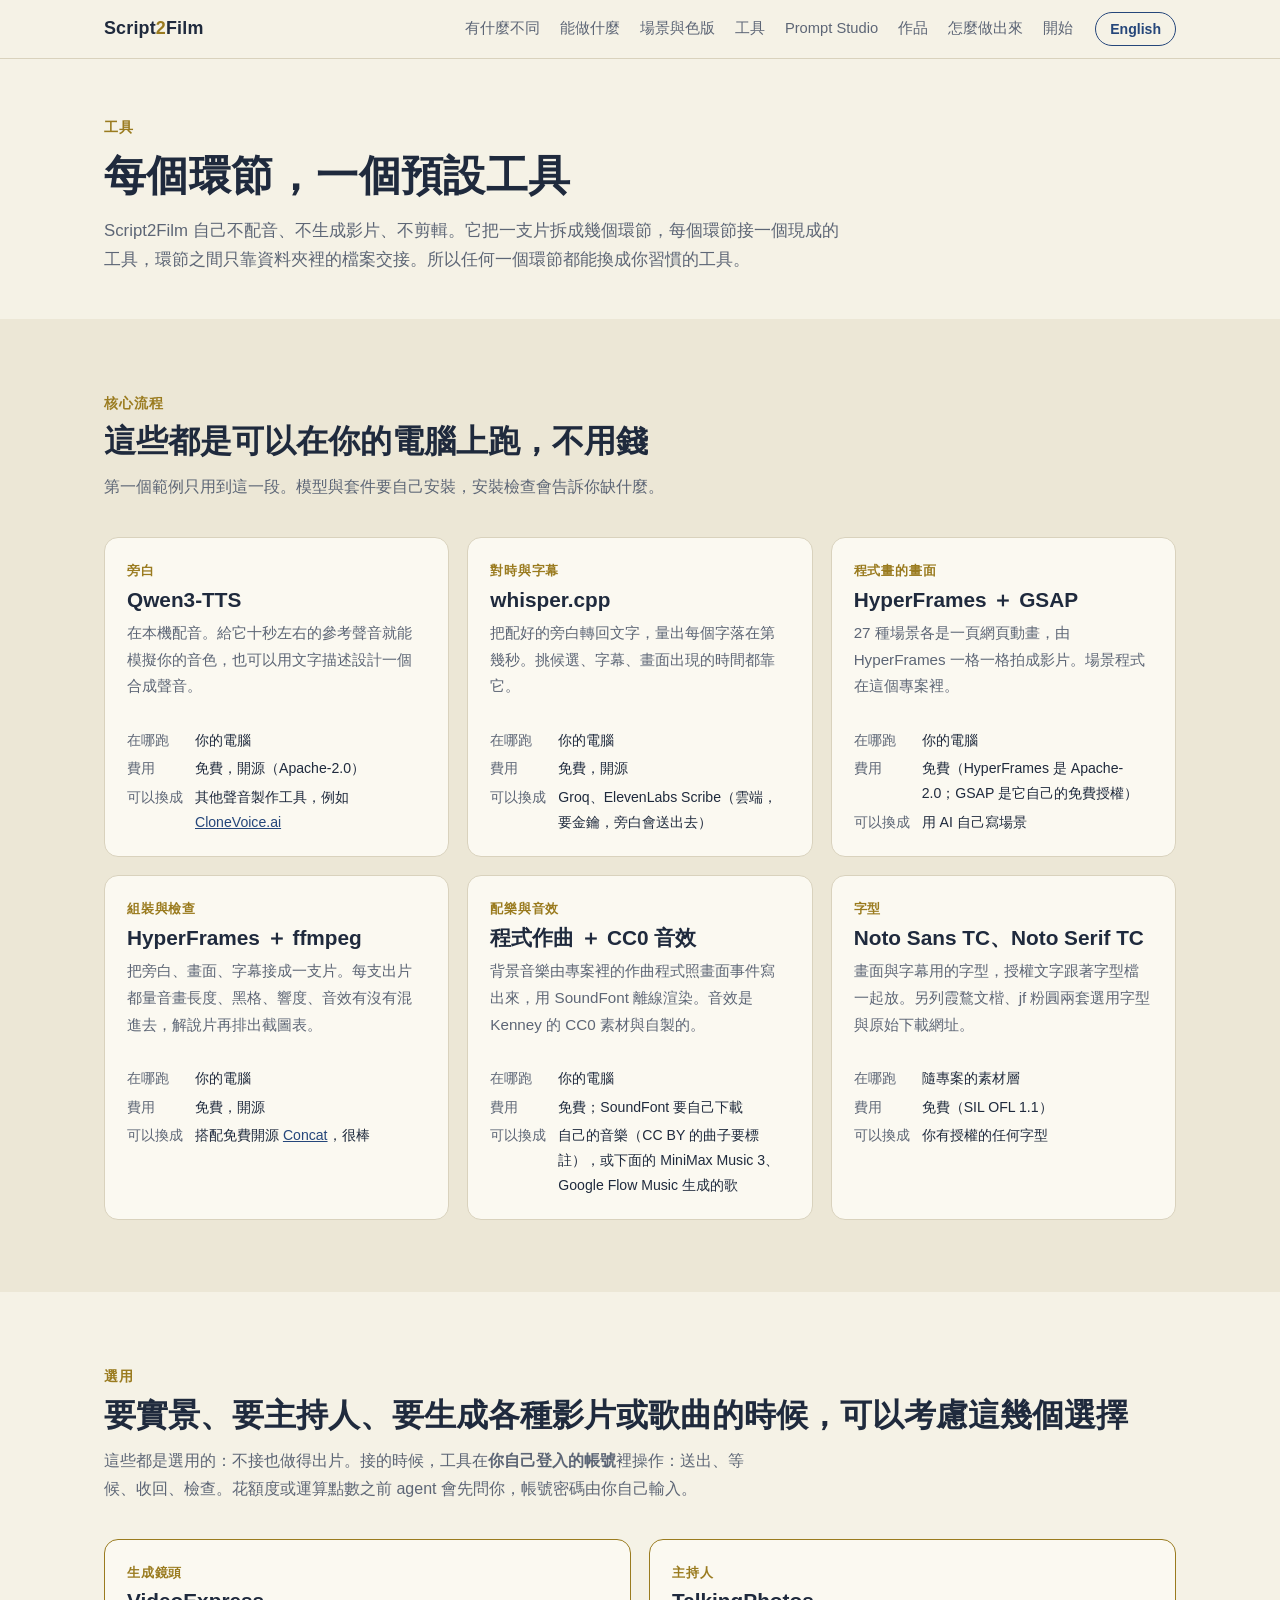
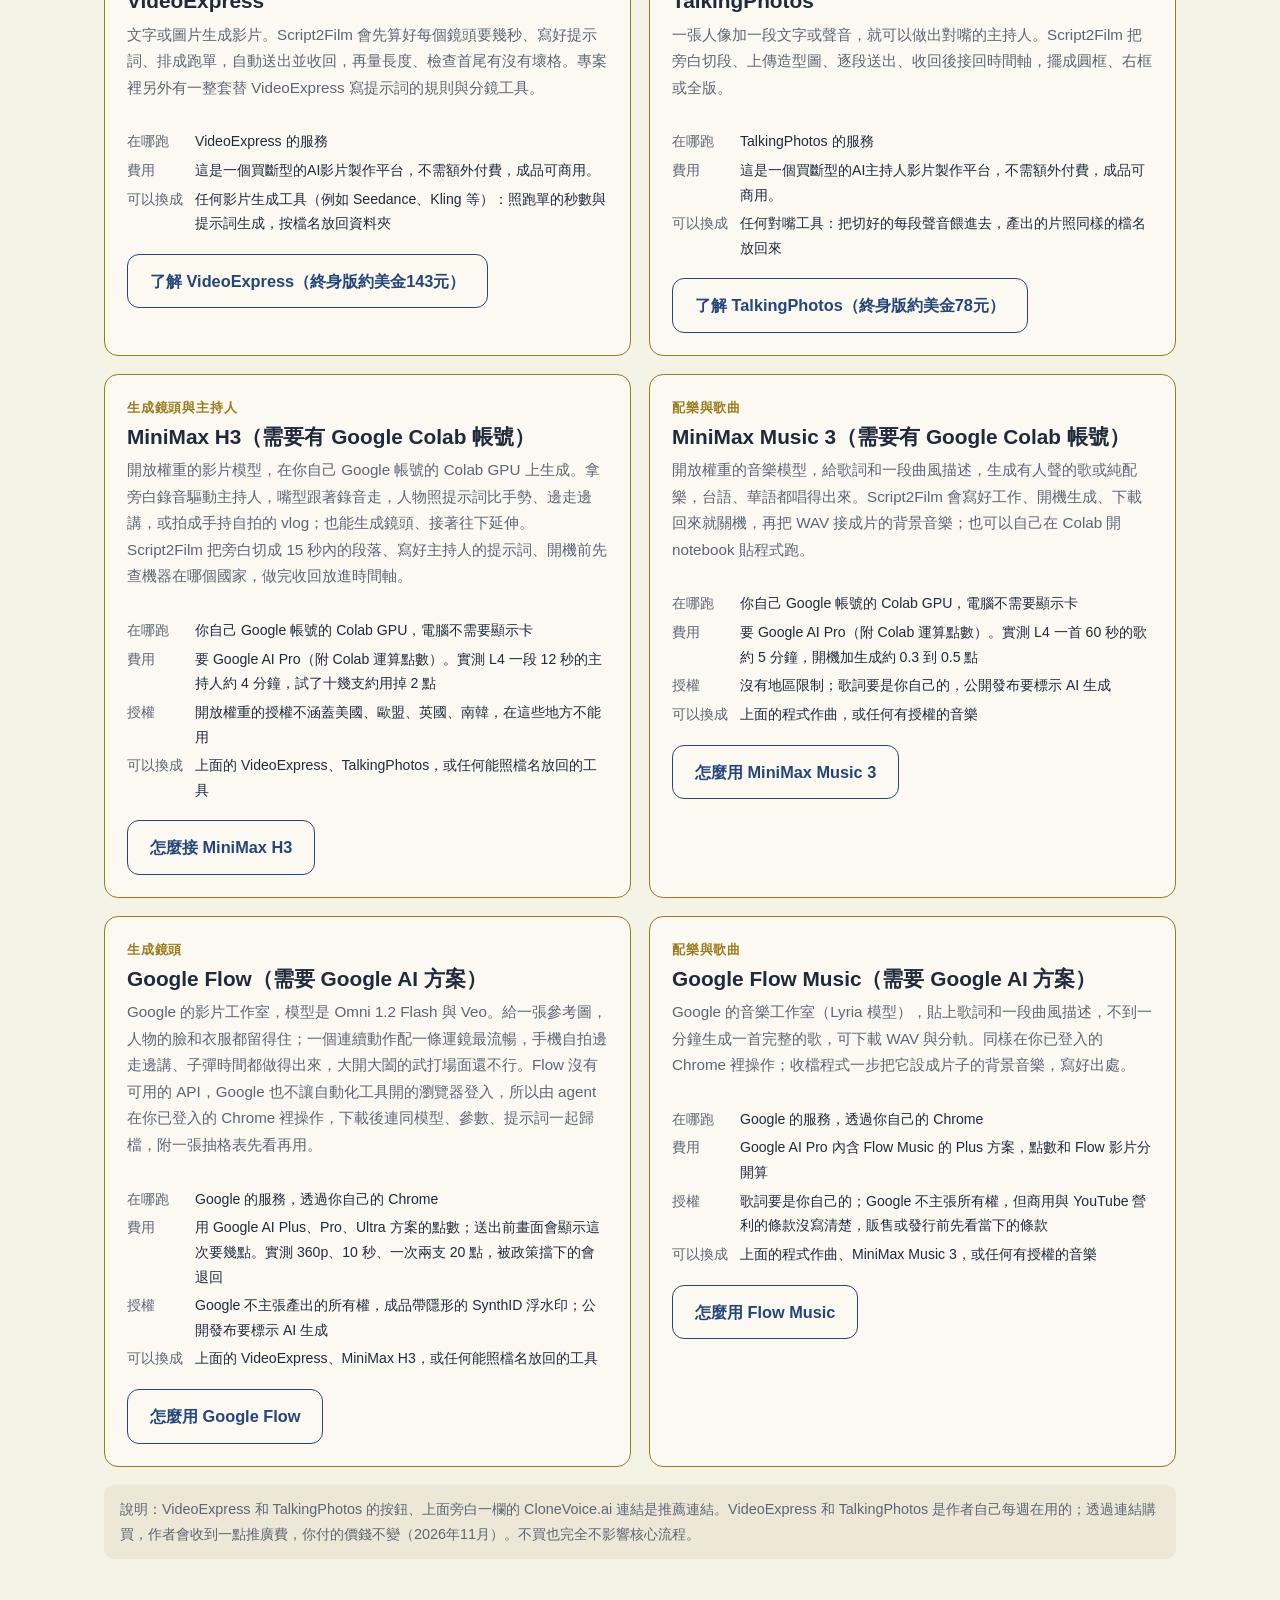
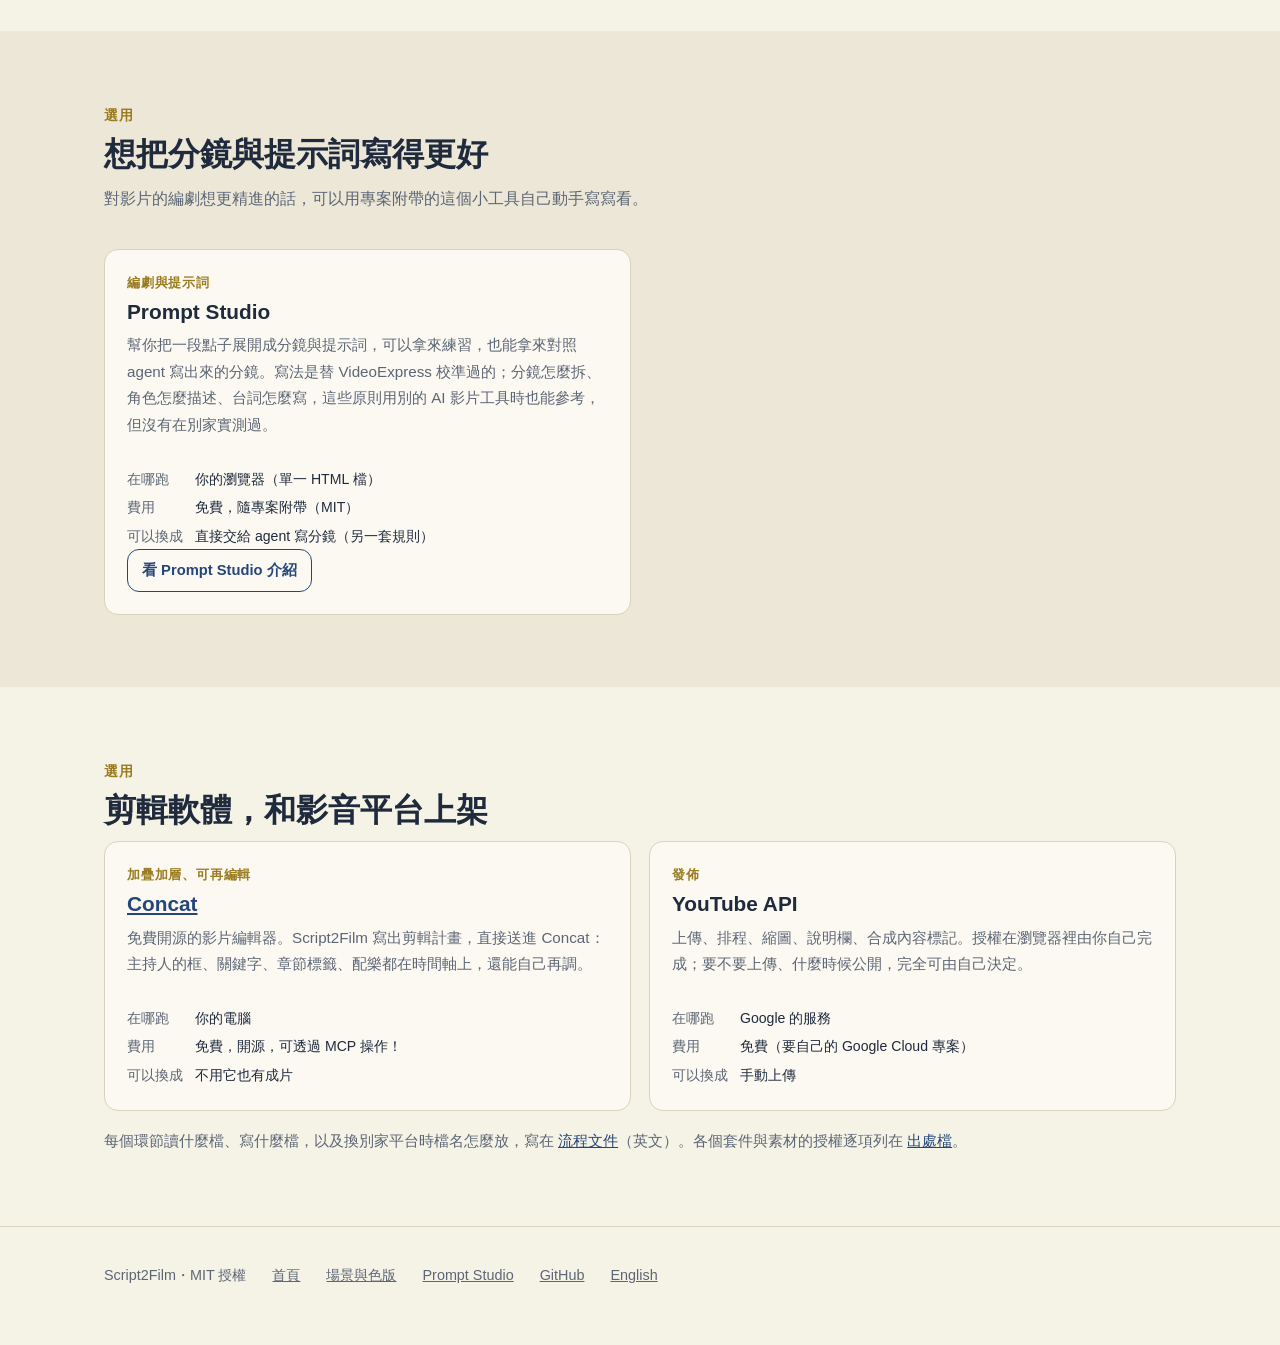
<file: docs/tools.html>
<!DOCTYPE html>
<html lang="zh-Hant">

<head>
  <meta charset="utf-8">
  <meta name="viewport" content="width=device-width, initial-scale=1">
  <title>每個環節用什麼工具｜Script2Film</title>
  <meta name="description"
    content="Script2Film 每個環節的預設工具、在哪裡跑、要不要錢、能換成什麼：Qwen3-TTS、whisper.cpp、HyperFrames、VideoExpress、TalkingPhotos、MiniMax H3、MiniMax Music 3、Google Flow、Flow Music、Concat、YouTube。">
  <!-- share preview: written by tools/site/og_tags.py -->
  <link rel="canonical" href="https://notoriouslab.github.io/script2film/tools.html">
  <link rel="alternate" hreflang="zh-Hant" href="https://notoriouslab.github.io/script2film/tools.html">
  <link rel="alternate" hreflang="en" href="https://notoriouslab.github.io/script2film/en/tools.html">
  <link rel="alternate" hreflang="x-default" href="https://notoriouslab.github.io/script2film/tools.html">
  <meta property="og:type" content="website">
  <meta property="og:site_name" content="Script2Film">
  <meta property="og:title" content="每個環節用什麼工具｜Script2Film">
  <meta property="og:description" content="Script2Film 每個環節的預設工具、在哪裡跑、要不要錢、能換成什麼：Qwen3-TTS、whisper.cpp、HyperFrames、VideoExpress、TalkingPhotos、MiniMax H3、MiniMax Music 3、Google Flow、Flow Music、Concat、YouTube。">
  <meta property="og:url" content="https://notoriouslab.github.io/script2film/tools.html">
  <meta property="og:locale" content="zh_TW">
  <meta property="og:locale:alternate" content="en_US">
  <meta property="og:image" content="https://notoriouslab.github.io/script2film/site/og-zh.jpg">
  <meta property="og:image:width" content="1200">
  <meta property="og:image:height" content="630">
  <meta property="og:image:alt" content="Script2Film 字樣與「給 AI agent 用的影片與解說片工具組」，旁邊是兩格每日得力一分鐘的成片畫面">
  <meta name="twitter:card" content="summary_large_image">
  <!-- /share preview -->
  <link rel="stylesheet" href="site/site.css">
</head>

<body>

  <nav class="nav">
    <div class="wrap">
      <a class="brand" href="index.html">Script<b>2</b>Film</a>
      <div class="nav-links">
        <a href="index.html#different">有什麼不同</a>
        <a href="index.html#features">能做什麼</a>
        <a href="gallery.html">場景與色版</a>
        <a href="tools.html" class="keep">工具</a>
        <a href="studio.html">Prompt Studio</a>
        <a href="index.html#works">作品</a>
        <a href="index.html#flow">怎麼做出來</a>
        <a href="index.html#start">開始</a>
      </div>
      <a class="lang" href="en/tools.html" hreflang="en" lang="en">English</a>
    </div>
  </nav>

  <header class="hero page-hero">
    <div class="wrap one">
      <div>
        <div class="eyebrow">工具</div>
        <h1>每個環節，一個預設工具</h1>
        <p class="lead wide">Script2Film 自己不配音、不生成影片、不剪輯。它把一支片拆成幾個環節，每個環節接一個現成的工具，環節之間只靠資料夾裡的檔案交接。所以任何一個環節都能換成你習慣的工具。
        </p>
      </div>
    </div>
  </header>

  <section class="alt">
    <div class="wrap">
      <div class="kicker">核心流程</div>
      <h2>這些都是可以在你的電腦上跑，不用錢</h2>
      <p class="intro">第一個範例只用到這一段。模型與套件要自己安裝，安裝檢查會告訴你缺什麼。</p>
      <div class="tools">
        <div class="tool">
          <div class="stage">旁白</div>
          <h3>Qwen3-TTS</h3>
          <p>在本機配音。給它十秒左右的參考聲音就能模擬你的音色，也可以用文字描述設計一個合成聲音。</p>
          <dl>
            <dt>在哪跑</dt>
            <dd>你的電腦</dd>
            <dt>費用</dt>
            <dd>免費，開源（Apache-2.0）</dd>
            <dt>可以換成</dt>
            <dd>其他聲音製作工具，例如 <a href="https://paykstrt.com/56038/180754" target="_blank" rel="noopener sponsored">CloneVoice.ai</a></dd>
          </dl>
        </div>
        <div class="tool">
          <div class="stage">對時與字幕</div>
          <h3>whisper.cpp</h3>
          <p>把配好的旁白轉回文字，量出每個字落在第幾秒。挑候選、字幕、畫面出現的時間都靠它。</p>
          <dl>
            <dt>在哪跑</dt>
            <dd>你的電腦</dd>
            <dt>費用</dt>
            <dd>免費，開源</dd>
            <dt>可以換成</dt>
            <dd>Groq、ElevenLabs Scribe（雲端，要金鑰，旁白會送出去）</dd>
          </dl>
        </div>
        <div class="tool">
          <div class="stage">程式畫的畫面</div>
          <h3>HyperFrames ＋ GSAP</h3>
          <p>27 種場景各是一頁網頁動畫，由 HyperFrames 一格一格拍成影片。場景程式在這個專案裡。</p>
          <dl>
            <dt>在哪跑</dt>
            <dd>你的電腦</dd>
            <dt>費用</dt>
            <dd>免費（HyperFrames 是 Apache-2.0；GSAP 是它自己的免費授權）</dd>
            <dt>可以換成</dt>
            <dd>用 AI 自己寫場景</dd>
          </dl>
        </div>
        <div class="tool">
          <div class="stage">組裝與檢查</div>
          <h3>HyperFrames ＋ ffmpeg</h3>
          <p>把旁白、畫面、字幕接成一支片。每支出片都量音畫長度、黑格、響度、音效有沒有混進去，解說片再排出截圖表。</p>
          <dl>
            <dt>在哪跑</dt>
            <dd>你的電腦</dd>
            <dt>費用</dt>
            <dd>免費，開源</dd>
            <dt>可以換成</dt>
            <dd>搭配免費開源 <a href="https://concat.standalones.org/" target="_blank" rel="noopener">Concat</a>，很棒</dd>
          </dl>
        </div>
        <div class="tool">
          <div class="stage">配樂與音效</div>
          <h3>程式作曲 ＋ CC0 音效</h3>
          <p>背景音樂由專案裡的作曲程式照畫面事件寫出來，用 SoundFont 離線渲染。音效是 Kenney 的 CC0 素材與自製的。</p>
          <dl>
            <dt>在哪跑</dt>
            <dd>你的電腦</dd>
            <dt>費用</dt>
            <dd>免費；SoundFont 要自己下載</dd>
            <dt>可以換成</dt>
            <dd>自己的音樂（CC BY 的曲子要標註），或下面的 MiniMax Music 3、Google Flow Music 生成的歌</dd>
          </dl>
        </div>
        <div class="tool">
          <div class="stage">字型</div>
          <h3>Noto Sans TC、Noto Serif TC</h3>
          <p>畫面與字幕用的字型，授權文字跟著字型檔一起放。另列霞鶩文楷、jf 粉圓兩套選用字型與原始下載網址。</p>
          <dl>
            <dt>在哪跑</dt>
            <dd>隨專案的素材層</dd>
            <dt>費用</dt>
            <dd>免費（SIL OFL 1.1）</dd>
            <dt>可以換成</dt>
            <dd>你有授權的任何字型</dd>
          </dl>
        </div>
      </div>
    </div>
  </section>

  <section>
    <div class="wrap">
      <div class="kicker">選用</div>
      <h2>要實景、要主持人、要生成各種影片或歌曲的時候，可以考慮這幾個選擇</h2>
      <p class="intro">這些都是選用的：不接也做得出片。接的時候，工具在<strong>你自己登入的帳號</strong>裡操作：送出、等候、收回、檢查。花額度或運算點數之前 agent
        會先問你，帳號密碼由你自己輸入。</p>
      <div class="tools two">
        <div class="tool feature">
          <div class="stage">生成鏡頭</div>
          <h3>VideoExpress</h3>
          <p>文字或圖片生成影片。Script2Film 會先算好每個鏡頭要幾秒、寫好提示詞、排成跑單，自動送出並收回，再量長度、檢查首尾有沒有壞格。專案裡另外有一整套替 VideoExpress 寫提示詞的規則與分鏡工具。
          </p>
          <dl>
            <dt>在哪跑</dt>
            <dd>VideoExpress 的服務</dd>
            <dt>費用</dt>
            <dd>這是一個買斷型的AI影片製作平台，不需額外付費，成品可商用。</dd>
            <dt>可以換成</dt>
            <dd>任何影片生成工具（例如 Seedance、Kling 等）：照跑單的秒數與提示詞生成，按檔名放回資料夾</dd>
          </dl>
          <a class="btn" href="https://paykstrt.com/50942/180754" target="_blank" rel="noopener sponsored">了解
            VideoExpress（終身版約美金143元）</a>
        </div>
        <div class="tool feature">
          <div class="stage">主持人</div>
          <h3>TalkingPhotos</h3>
          <p>一張人像加一段文字或聲音，就可以做出對嘴的主持人。Script2Film 把旁白切段、上傳造型圖、逐段送出、收回後接回時間軸，擺成圓框、右框或全版。</p>
          <dl>
            <dt>在哪跑</dt>
            <dd>TalkingPhotos 的服務</dd>
            <dt>費用</dt>
            <dd>這是一個買斷型的AI主持人影片製作平台，不需額外付費，成品可商用。</dd>
            <dt>可以換成</dt>
            <dd>任何對嘴工具：把切好的每段聲音餵進去，產出的片照同樣的檔名放回來</dd>
          </dl>
          <a class="btn" href="https://paykstrt.com/52357/180754" target="_blank" rel="noopener sponsored">了解
            TalkingPhotos（終身版約美金78元）</a>
        </div>
      </div>
      <div class="tools two colab">
        <div class="tool feature">
          <div class="stage">生成鏡頭與主持人</div>
          <h3>MiniMax H3（需要有 Google Colab 帳號）</h3>
          <p>開放權重的影片模型，在你自己 Google 帳號的 Colab GPU 上生成。拿旁白錄音驅動主持人，嘴型跟著錄音走，人物照提示詞比手勢、邊走邊講，或拍成手持自拍的 vlog；也能生成鏡頭、接著往下延伸。Script2Film 把旁白切成 15 秒內的段落、寫好主持人的提示詞、開機前先查機器在哪個國家，做完收回放進時間軸。</p>
          <dl>
            <dt>在哪跑</dt>
            <dd>你自己 Google 帳號的 Colab GPU，電腦不需要顯示卡</dd>
            <dt>費用</dt>
            <dd>要 Google AI Pro（附 Colab 運算點數）。實測 L4 一段 12 秒的主持人約 4 分鐘，試了十幾支約用掉 2 點</dd>
            <dt>授權</dt>
            <dd>開放權重的授權不涵蓋美國、歐盟、英國、南韓，在這些地方不能用</dd>
            <dt>可以換成</dt>
            <dd>上面的 VideoExpress、TalkingPhotos，或任何能照檔名放回的工具</dd>
          </dl>
          <a class="btn" href="https://github.com/notoriouslab/script2film/blob/main/tools/h3/README.md" target="_blank"
            rel="noopener">怎麼接 MiniMax H3</a>
        </div>
        <div class="tool feature">
          <div class="stage">配樂與歌曲</div>
          <h3>MiniMax Music 3（需要有 Google Colab 帳號）</h3>
          <p>開放權重的音樂模型，給歌詞和一段曲風描述，生成有人聲的歌或純配樂，台語、華語都唱得出來。Script2Film 會寫好工作、開機生成、下載回來就關機，再把 WAV 接成片的背景音樂；也可以自己在 Colab 開 notebook 貼程式跑。</p>
          <dl>
            <dt>在哪跑</dt>
            <dd>你自己 Google 帳號的 Colab GPU，電腦不需要顯示卡</dd>
            <dt>費用</dt>
            <dd>要 Google AI Pro（附 Colab 運算點數）。實測 L4 一首 60 秒的歌約 5 分鐘，開機加生成約 0.3 到 0.5 點</dd>
            <dt>授權</dt>
            <dd>沒有地區限制；歌詞要是你自己的，公開發布要標示 AI 生成</dd>
            <dt>可以換成</dt>
            <dd>上面的程式作曲，或任何有授權的音樂</dd>
          </dl>
          <a class="btn" href="https://github.com/notoriouslab/script2film/blob/main/tools/music3/README.md" target="_blank"
            rel="noopener">怎麼用 MiniMax Music 3</a>
        </div>
      </div>
      <div class="tools two colab">
        <div class="tool feature">
          <div class="stage">生成鏡頭</div>
          <h3>Google Flow（需要 Google AI 方案）</h3>
          <p>Google 的影片工作室，模型是 Omni 1.2 Flash 與 Veo。給一張參考圖，人物的臉和衣服都留得住；一個連續動作配一條運鏡最流暢，手機自拍邊走邊講、子彈時間都做得出來，大開大闔的武打場面還不行。Flow 沒有可用的 API，Google 也不讓自動化工具開的瀏覽器登入，所以由 agent 在你已登入的 Chrome 裡操作，下載後連同模型、參數、提示詞一起歸檔，附一張抽格表先看再用。</p>
          <dl>
            <dt>在哪跑</dt>
            <dd>Google 的服務，透過你自己的 Chrome</dd>
            <dt>費用</dt>
            <dd>用 Google AI Plus、Pro、Ultra 方案的點數；送出前畫面會顯示這次要幾點。實測 360p、10 秒、一次兩支 20 點，被政策擋下的會退回</dd>
            <dt>授權</dt>
            <dd>Google 不主張產出的所有權，成品帶隱形的 SynthID 浮水印；公開發布要標示 AI 生成</dd>
            <dt>可以換成</dt>
            <dd>上面的 VideoExpress、MiniMax H3，或任何能照檔名放回的工具</dd>
          </dl>
          <a class="btn" href="https://github.com/notoriouslab/script2film/blob/main/skills/google-flow/SKILL.md" target="_blank"
            rel="noopener">怎麼用 Google Flow</a>
        </div>
        <div class="tool feature">
          <div class="stage">配樂與歌曲</div>
          <h3>Google Flow Music（需要 Google AI 方案）</h3>
          <p>Google 的音樂工作室（Lyria 模型），貼上歌詞和一段曲風描述，不到一分鐘生成一首完整的歌，可下載 WAV 與分軌。同樣在你已登入的 Chrome 裡操作；收檔程式一步把它設成片子的背景音樂，寫好出處。</p>
          <dl>
            <dt>在哪跑</dt>
            <dd>Google 的服務，透過你自己的 Chrome</dd>
            <dt>費用</dt>
            <dd>Google AI Pro 內含 Flow Music 的 Plus 方案，點數和 Flow 影片分開算</dd>
            <dt>授權</dt>
            <dd>歌詞要是你自己的；Google 不主張所有權，但商用與 YouTube 營利的條款沒寫清楚，販售或發行前先看當下的條款</dd>
            <dt>可以換成</dt>
            <dd>上面的程式作曲、MiniMax Music 3，或任何有授權的音樂</dd>
          </dl>
          <a class="btn" href="https://github.com/notoriouslab/script2film/blob/main/skills/google-flow/references/flow-music.md" target="_blank"
            rel="noopener">怎麼用 Flow Music</a>
        </div>
      </div>
      <p class="disclose">說明：VideoExpress 和 TalkingPhotos 的按鈕、上面旁白一欄的 CloneVoice.ai 連結是推薦連結。VideoExpress 和 TalkingPhotos 是作者自己每週在用的；透過連結購買，作者會收到一點推廣費，你付的價錢不變（2026年11月）。不買也完全不影響核心流程。</p>
    </div>
  </section>

  <section class="alt">
    <div class="wrap">
      <div class="kicker">選用</div>
      <h2>想把分鏡與提示詞寫得更好</h2>
      <p class="intro">對影片的編劇想更精進的話，可以用專案附帶的這個小工具自己動手寫寫看。</p>
      <div class="tools two">
        <div class="tool">
          <div class="stage">編劇與提示詞</div>
          <h3>Prompt Studio</h3>
          <p>幫你把一段點子展開成分鏡與提示詞，可以拿來練習，也能拿來對照 agent 寫出來的分鏡。寫法是替 VideoExpress 校準過的；分鏡怎麼拆、角色怎麼描述、台詞怎麼寫，這些原則用別的 AI 影片工具時也能參考，但沒有在別家實測過。</p>
          <dl>
            <dt>在哪跑</dt>
            <dd>你的瀏覽器（單一 HTML 檔）</dd>
            <dt>費用</dt>
            <dd>免費，隨專案附帶（MIT）</dd>
            <dt>可以換成</dt>
            <dd>直接交給 agent 寫分鏡（另一套規則）</dd>
          </dl>
          <a class="btn ghost" href="studio.html">看 Prompt Studio 介紹</a>
        </div>
      </div>
    </div>
  </section>

  <section>
    <div class="wrap">
      <div class="kicker">選用</div>
      <h2>剪輯軟體，和影音平台上架</h2>
      <div class="tools two">
        <div class="tool">
          <div class="stage">加疊加層、可再編輯</div>
          <h3><a href="https://concat.standalones.org/" target="_blank" rel="noopener">Concat</a></h3>
          <p>免費開源的影片編輯器。Script2Film 寫出剪輯計畫，直接送進 Concat：主持人的框、關鍵字、章節標籤、配樂都在時間軸上，還能自己再調。</p>
          <dl>
            <dt>在哪跑</dt>
            <dd>你的電腦</dd>
            <dt>費用</dt>
            <dd>免費，開源，可透過 MCP 操作！</dd>
            <dt>可以換成</dt>
            <dd>不用它也有成片</dd>
          </dl>
        </div>
        <div class="tool">
          <div class="stage">發佈</div>
          <h3>YouTube API</h3>
          <p>上傳、排程、縮圖、說明欄、合成內容標記。授權在瀏覽器裡由你自己完成；要不要上傳、什麼時候公開，完全可由自己決定。</p>
          <dl>
            <dt>在哪跑</dt>
            <dd>Google 的服務</dd>
            <dt>費用</dt>
            <dd>免費（要自己的 Google Cloud 專案）</dd>
            <dt>可以換成</dt>
            <dd>手動上傳</dd>
          </dl>
        </div>
      </div>
      <p class="flow-note">每個環節讀什麼檔、寫什麼檔，以及換別家平台時檔名怎麼放，寫在 <a
          href="https://github.com/notoriouslab/script2film/blob/main/docs/FLOW.md" class="gh-doc"
          data-path="docs/FLOW.md" target="_blank" rel="noopener">流程文件</a>（英文）。各個套件與素材的授權逐項列在 <a
          href="https://github.com/notoriouslab/script2film/blob/main/NOTICE.md" class="gh-doc" data-path="NOTICE.md"
          target="_blank" rel="noopener">出處檔</a>。</p>
    </div>
  </section>

  <footer>
    <div class="wrap">
      <span>Script2Film・MIT 授權</span>
      <a href="index.html">首頁</a>
      <a href="gallery.html">場景與色版</a>
      <a href="studio.html">Prompt Studio</a>
      <a href="https://github.com/notoriouslab/script2film" class="gh-doc" data-path="" target="_blank"
        rel="noopener">GitHub</a>
      <a href="en/tools.html" hreflang="en" lang="en">English</a>
    </div>
  </footer>

  <script src="site/site.js"></script>
</body>

</html>
</file>
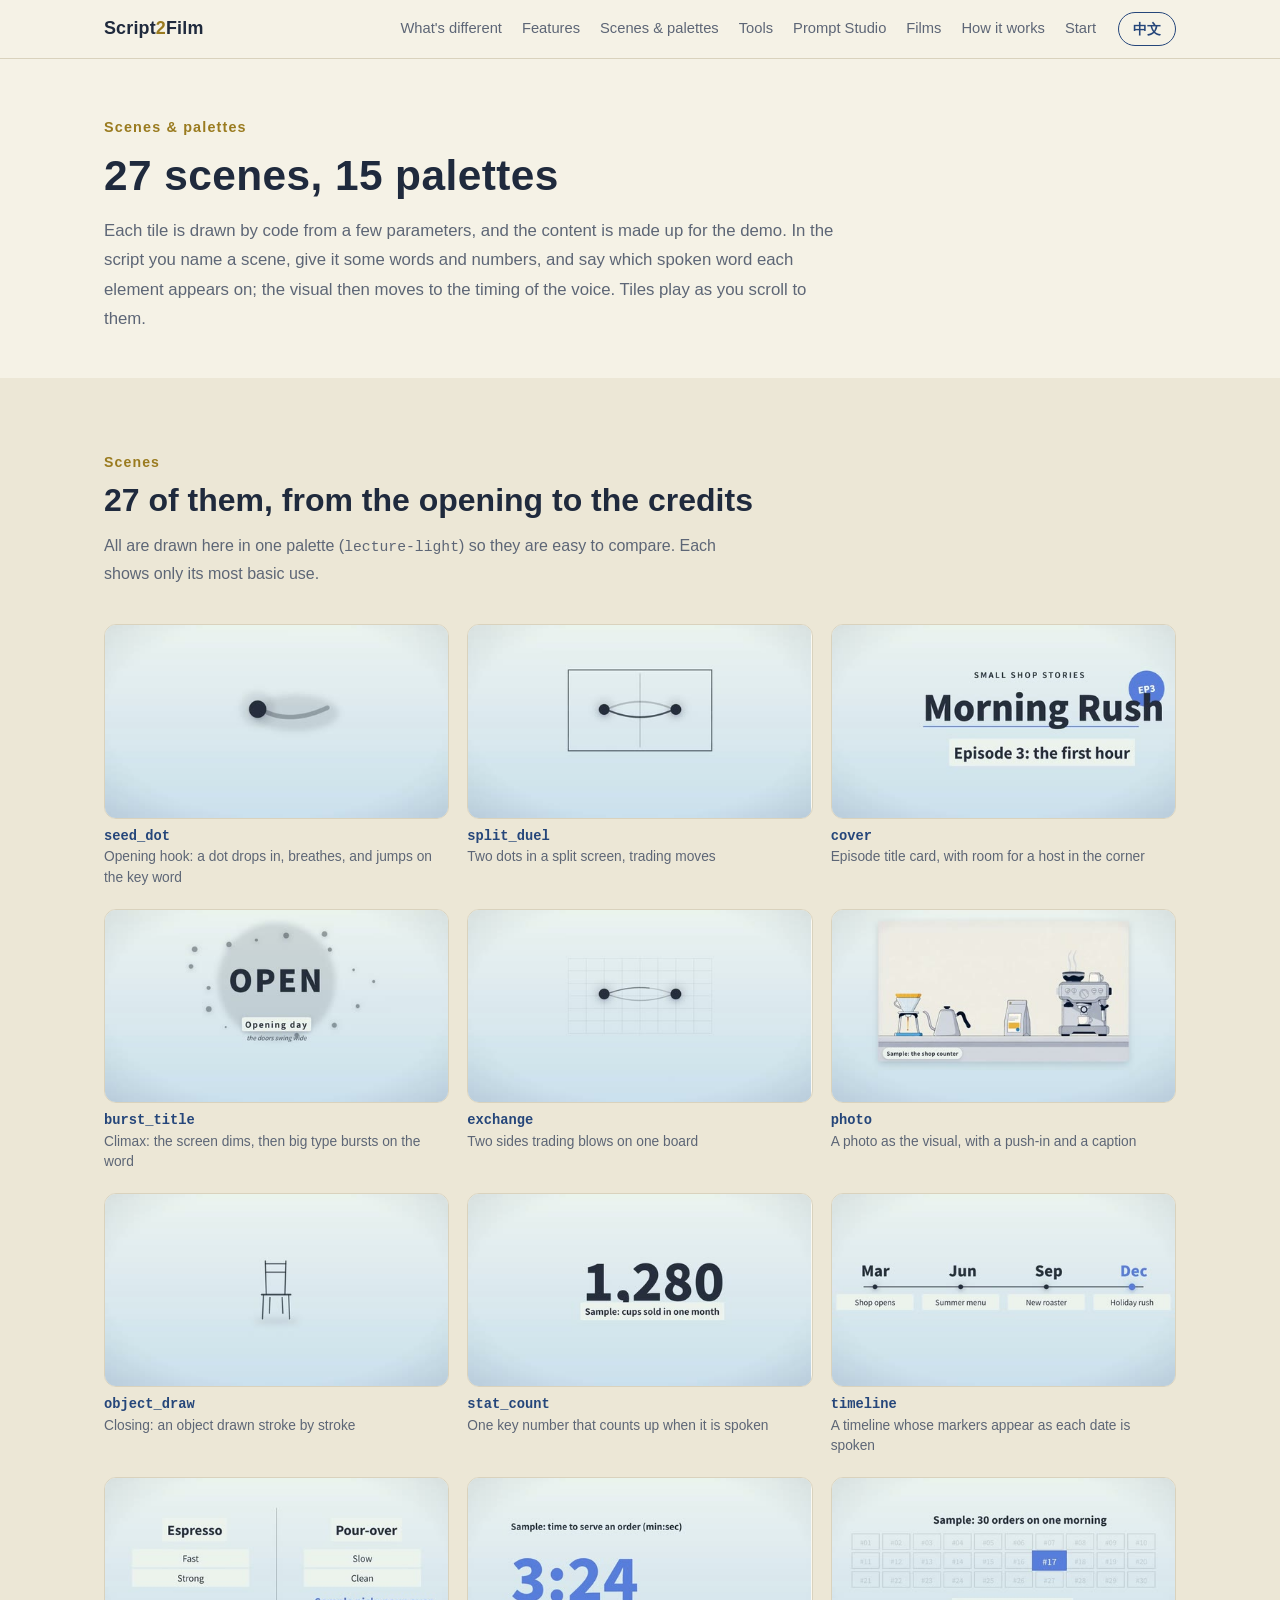
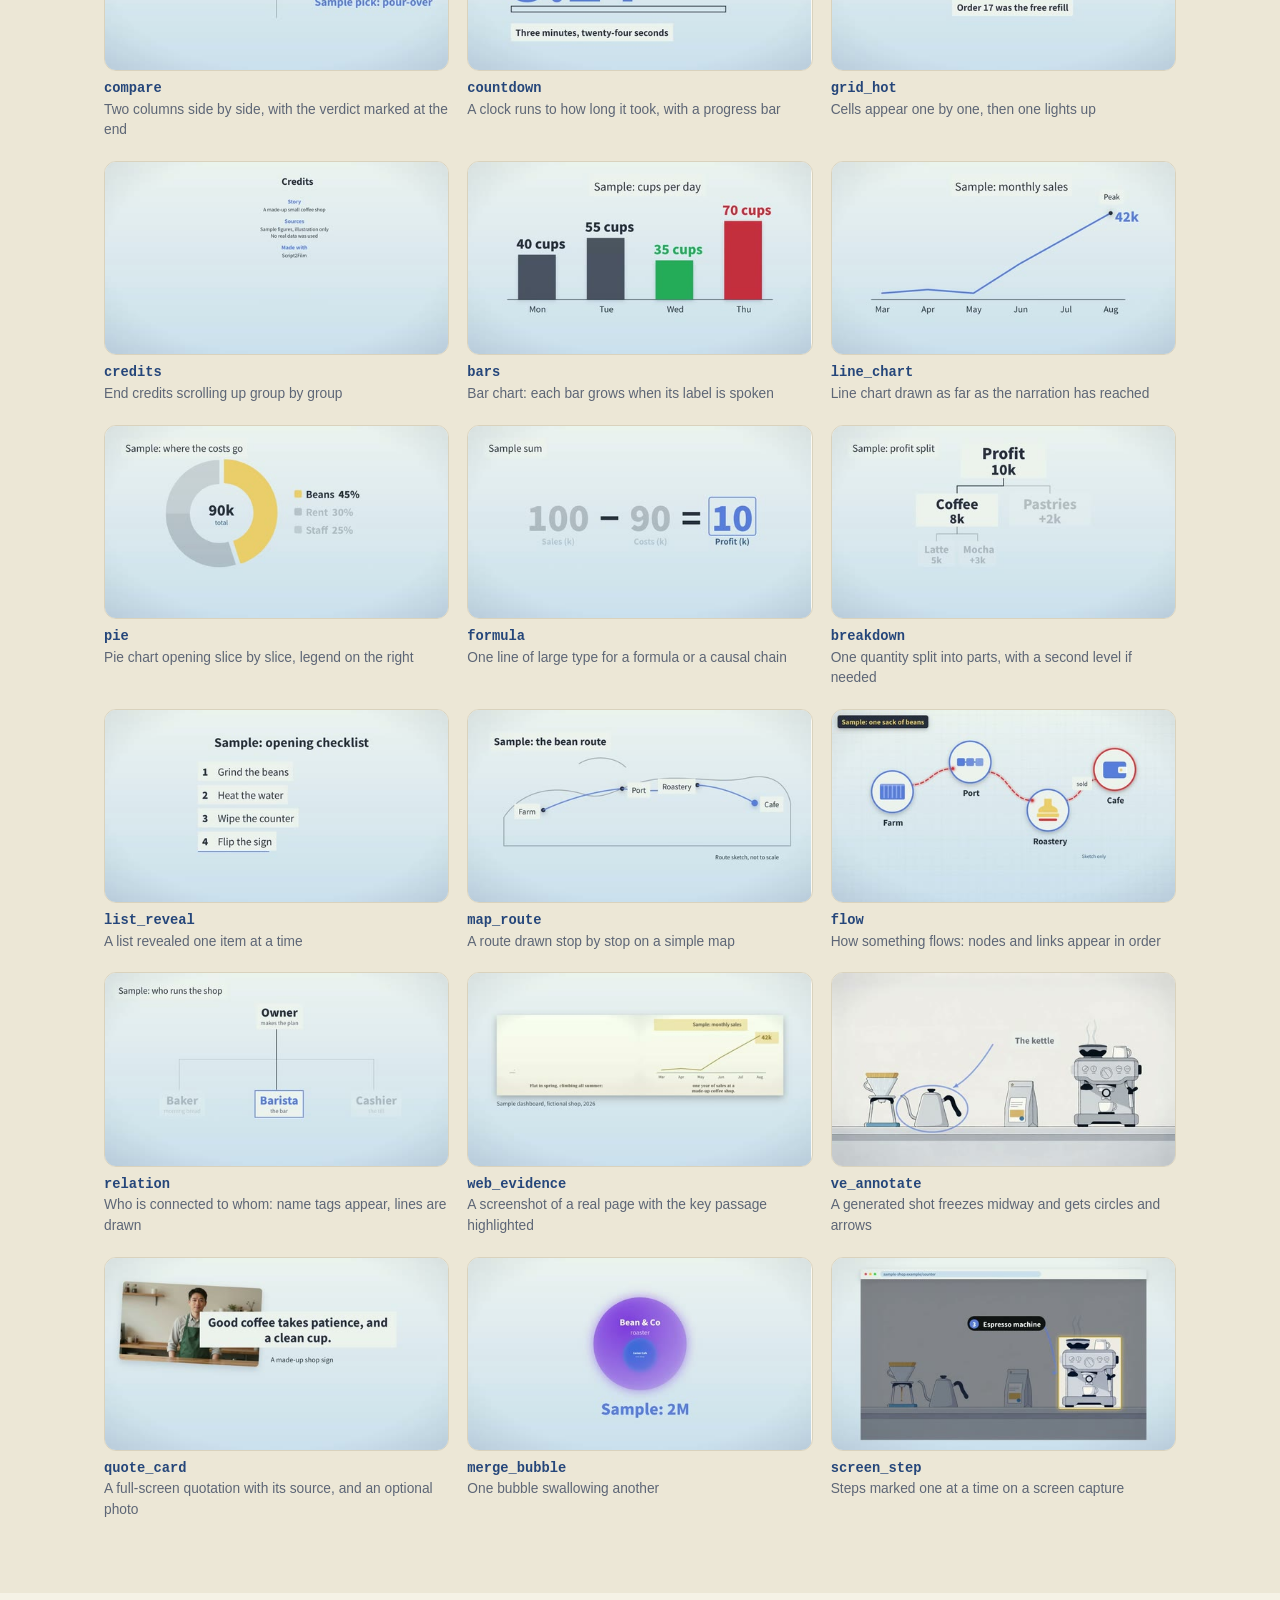
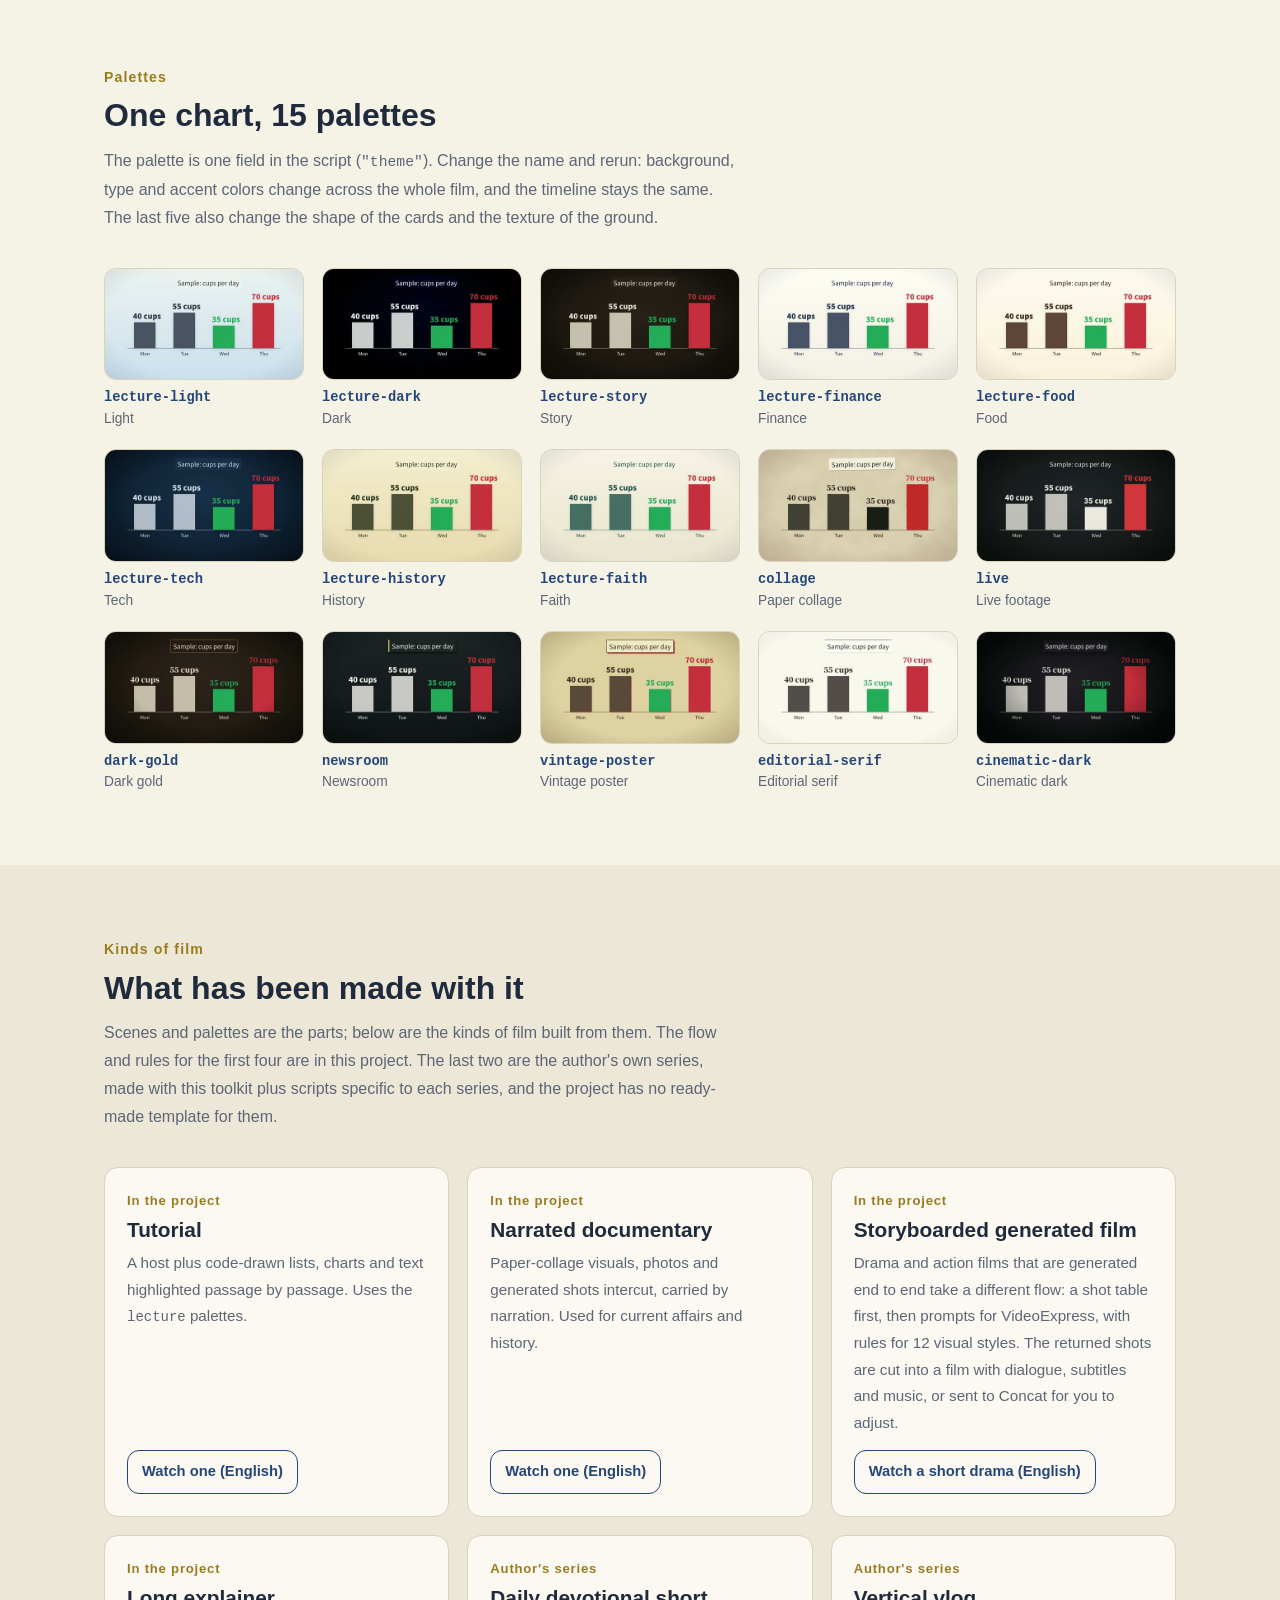
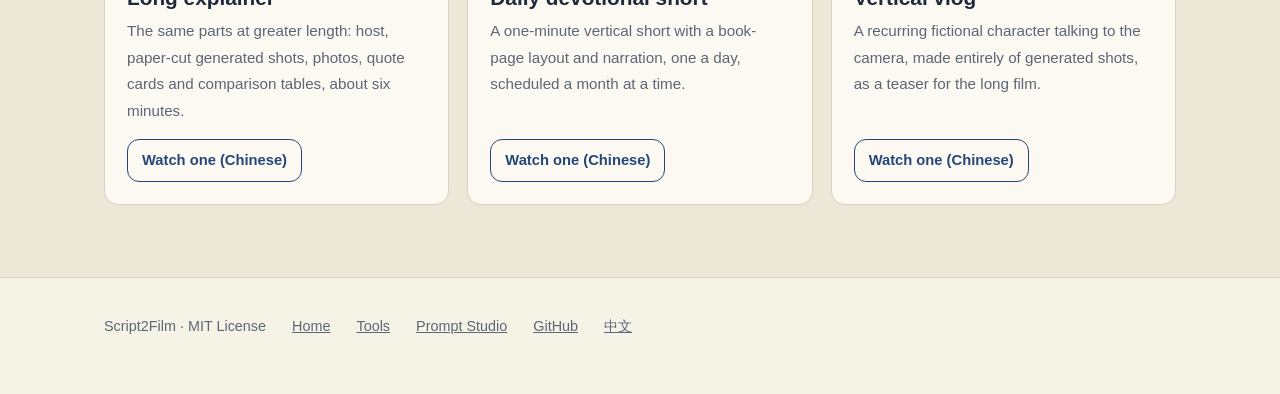
<file: docs/en/gallery.html>
<!DOCTYPE html>
<html lang="en">

<head>
  <meta charset="utf-8">
  <meta name="viewport" content="width=device-width, initial-scale=1">
  <title>27 scenes and 15 palettes | Script2Film</title>
  <meta name="description" content="The 27 code-drawn scenes of Script2Film as moving demos, its 15 palettes, and the kinds of film made with it.">
  <!-- share preview: written by tools/site/og_tags.py -->
  <link rel="canonical" href="https://notoriouslab.github.io/script2film/en/gallery.html">
  <link rel="alternate" hreflang="zh-Hant" href="https://notoriouslab.github.io/script2film/gallery.html">
  <link rel="alternate" hreflang="en" href="https://notoriouslab.github.io/script2film/en/gallery.html">
  <link rel="alternate" hreflang="x-default" href="https://notoriouslab.github.io/script2film/gallery.html">
  <meta property="og:type" content="website">
  <meta property="og:site_name" content="Script2Film">
  <meta property="og:title" content="27 scenes and 15 palettes | Script2Film">
  <meta property="og:description" content="The 27 code-drawn scenes of Script2Film as moving demos, its 15 palettes, and the kinds of film made with it.">
  <meta property="og:url" content="https://notoriouslab.github.io/script2film/en/gallery.html">
  <meta property="og:locale" content="en_US">
  <meta property="og:locale:alternate" content="zh_TW">
  <meta property="og:image" content="https://notoriouslab.github.io/script2film/site/og.jpg">
  <meta property="og:image:width" content="1200">
  <meta property="og:image:height" content="630">
  <meta property="og:image:alt" content="The Script2Film name beside two frames from films: a dinosaur chasing explorers, and a host with English subtitles">
  <meta name="twitter:card" content="summary_large_image">
  <!-- /share preview -->
  <link rel="stylesheet" href="../site/site.css">
</head>

<body>

  <nav class="nav">
    <div class="wrap">
      <a class="brand" href="index.html">Script<b>2</b>Film</a>
      <div class="nav-links">
        <a href="index.html#different">What's different</a>
        <a href="index.html#features">Features</a>
        <a href="gallery.html" class="keep">Scenes &amp; palettes</a>
        <a href="tools.html">Tools</a>
        <a href="studio.html">Prompt Studio</a>
        <a href="index.html#works">Films</a>
        <a href="index.html#flow">How it works</a>
        <a href="index.html#start">Start</a>
      </div>
      <a class="lang" href="../gallery.html" hreflang="zh-Hant" lang="zh-Hant">中文</a>
    </div>
  </nav>

  <header class="hero page-hero">
    <div class="wrap one">
      <div>
        <div class="eyebrow">Scenes &amp; palettes</div>
        <h1>27 scenes, 15 palettes</h1>
        <p class="lead wide">Each tile is drawn by code from a few parameters, and the content is made up for the demo. In the script you name a scene, give it some words and numbers, and say which spoken word each element appears on; the visual then moves to the timing of the voice. Tiles play as you scroll to them.</p>
      </div>
    </div>
  </header>

  <section class="alt" id="scenes">
    <div class="wrap">
      <div class="kicker">Scenes</div>
      <h2>27 of them, from the opening to the credits</h2>
      <p class="intro">All are drawn here in one palette (<code>lecture-light</code>) so they are easy to compare. Each shows only its most basic use.</p>
      <div class="tiles">
        <figure class="tile">
          <div class="frame"><video muted loop playsinline preload="none" poster="../site/scenes/seed_dot.jpg" width="480"
              height="270">
              <source src="../site/scenes/seed_dot.mp4" type="video/mp4">
            </video></div>
          <figcaption><code>seed_dot</code>Opening hook: a dot drops in, breathes, and jumps on the key word</figcaption>
        </figure>
        <figure class="tile">
          <div class="frame"><video muted loop playsinline preload="none" poster="../site/scenes/split_duel.jpg"
              width="480" height="270">
              <source src="../site/scenes/split_duel.mp4" type="video/mp4">
            </video></div>
          <figcaption><code>split_duel</code>Two dots in a split screen, trading moves</figcaption>
        </figure>
        <figure class="tile">
          <div class="frame"><video muted loop playsinline preload="none" poster="../site/scenes/cover.jpg" width="480"
              height="270">
              <source src="../site/scenes/cover.mp4" type="video/mp4">
            </video></div>
          <figcaption><code>cover</code>Episode title card, with room for a host in the corner</figcaption>
        </figure>
        <figure class="tile">
          <div class="frame"><video muted loop playsinline preload="none" poster="../site/scenes/burst_title.jpg"
              width="480" height="270">
              <source src="../site/scenes/burst_title.mp4" type="video/mp4">
            </video></div>
          <figcaption><code>burst_title</code>Climax: the screen dims, then big type bursts on the word</figcaption>
        </figure>
        <figure class="tile">
          <div class="frame"><video muted loop playsinline preload="none" poster="../site/scenes/exchange.jpg" width="480"
              height="270">
              <source src="../site/scenes/exchange.mp4" type="video/mp4">
            </video></div>
          <figcaption><code>exchange</code>Two sides trading blows on one board</figcaption>
        </figure>
        <figure class="tile">
          <div class="frame"><video muted loop playsinline preload="none" poster="../site/scenes/photo.jpg" width="480"
              height="270">
              <source src="../site/scenes/photo.mp4" type="video/mp4">
            </video></div>
          <figcaption><code>photo</code>A photo as the visual, with a push-in and a caption</figcaption>
        </figure>
        <figure class="tile">
          <div class="frame"><video muted loop playsinline preload="none" poster="../site/scenes/object_draw.jpg"
              width="480" height="270">
              <source src="../site/scenes/object_draw.mp4" type="video/mp4">
            </video></div>
          <figcaption><code>object_draw</code>Closing: an object drawn stroke by stroke</figcaption>
        </figure>
        <figure class="tile">
          <div class="frame"><video muted loop playsinline preload="none" poster="../site/scenes/stat_count.jpg"
              width="480" height="270">
              <source src="../site/scenes/stat_count.mp4" type="video/mp4">
            </video></div>
          <figcaption><code>stat_count</code>One key number that counts up when it is spoken</figcaption>
        </figure>
        <figure class="tile">
          <div class="frame"><video muted loop playsinline preload="none" poster="../site/scenes/timeline.jpg" width="480"
              height="270">
              <source src="../site/scenes/timeline.mp4" type="video/mp4">
            </video></div>
          <figcaption><code>timeline</code>A timeline whose markers appear as each date is spoken</figcaption>
        </figure>
        <figure class="tile">
          <div class="frame"><video muted loop playsinline preload="none" poster="../site/scenes/compare.jpg" width="480"
              height="270">
              <source src="../site/scenes/compare.mp4" type="video/mp4">
            </video></div>
          <figcaption><code>compare</code>Two columns side by side, with the verdict marked at the end</figcaption>
        </figure>
        <figure class="tile">
          <div class="frame"><video muted loop playsinline preload="none" poster="../site/scenes/countdown.jpg" width="480"
              height="270">
              <source src="../site/scenes/countdown.mp4" type="video/mp4">
            </video></div>
          <figcaption><code>countdown</code>A clock runs to how long it took, with a progress bar</figcaption>
        </figure>
        <figure class="tile">
          <div class="frame"><video muted loop playsinline preload="none" poster="../site/scenes/grid_hot.jpg" width="480"
              height="270">
              <source src="../site/scenes/grid_hot.mp4" type="video/mp4">
            </video></div>
          <figcaption><code>grid_hot</code>Cells appear one by one, then one lights up</figcaption>
        </figure>
        <figure class="tile">
          <div class="frame"><video muted loop playsinline preload="none" poster="../site/scenes/credits.jpg" width="480"
              height="270">
              <source src="../site/scenes/credits.mp4" type="video/mp4">
            </video></div>
          <figcaption><code>credits</code>End credits scrolling up group by group</figcaption>
        </figure>
        <figure class="tile">
          <div class="frame"><video muted loop playsinline preload="none" poster="../site/scenes/bars.jpg" width="480"
              height="270">
              <source src="../site/scenes/bars.mp4" type="video/mp4">
            </video></div>
          <figcaption><code>bars</code>Bar chart: each bar grows when its label is spoken</figcaption>
        </figure>
        <figure class="tile">
          <div class="frame"><video muted loop playsinline preload="none" poster="../site/scenes/line_chart.jpg"
              width="480" height="270">
              <source src="../site/scenes/line_chart.mp4" type="video/mp4">
            </video></div>
          <figcaption><code>line_chart</code>Line chart drawn as far as the narration has reached</figcaption>
        </figure>
        <figure class="tile">
          <div class="frame"><video muted loop playsinline preload="none" poster="../site/scenes/pie.jpg" width="480"
              height="270">
              <source src="../site/scenes/pie.mp4" type="video/mp4">
            </video></div>
          <figcaption><code>pie</code>Pie chart opening slice by slice, legend on the right</figcaption>
        </figure>
        <figure class="tile">
          <div class="frame"><video muted loop playsinline preload="none" poster="../site/scenes/formula.jpg" width="480"
              height="270">
              <source src="../site/scenes/formula.mp4" type="video/mp4">
            </video></div>
          <figcaption><code>formula</code>One line of large type for a formula or a causal chain</figcaption>
        </figure>
        <figure class="tile">
          <div class="frame"><video muted loop playsinline preload="none" poster="../site/scenes/breakdown.jpg" width="480"
              height="270">
              <source src="../site/scenes/breakdown.mp4" type="video/mp4">
            </video></div>
          <figcaption><code>breakdown</code>One quantity split into parts, with a second level if needed</figcaption>
        </figure>
        <figure class="tile">
          <div class="frame"><video muted loop playsinline preload="none" poster="../site/scenes/list_reveal.jpg"
              width="480" height="270">
              <source src="../site/scenes/list_reveal.mp4" type="video/mp4">
            </video></div>
          <figcaption><code>list_reveal</code>A list revealed one item at a time</figcaption>
        </figure>
        <figure class="tile">
          <div class="frame"><video muted loop playsinline preload="none" poster="../site/scenes/map_route.jpg" width="480"
              height="270">
              <source src="../site/scenes/map_route.mp4" type="video/mp4">
            </video></div>
          <figcaption><code>map_route</code>A route drawn stop by stop on a simple map</figcaption>
        </figure>
        <figure class="tile">
          <div class="frame"><video muted loop playsinline preload="none" poster="../site/scenes/flow.jpg" width="480"
              height="270">
              <source src="../site/scenes/flow.mp4" type="video/mp4">
            </video></div>
          <figcaption><code>flow</code>How something flows: nodes and links appear in order</figcaption>
        </figure>
        <figure class="tile">
          <div class="frame"><video muted loop playsinline preload="none" poster="../site/scenes/relation.jpg" width="480"
              height="270">
              <source src="../site/scenes/relation.mp4" type="video/mp4">
            </video></div>
          <figcaption><code>relation</code>Who is connected to whom: name tags appear, lines are drawn</figcaption>
        </figure>
        <figure class="tile">
          <div class="frame"><video muted loop playsinline preload="none" poster="../site/scenes/web_evidence.jpg"
              width="480" height="270">
              <source src="../site/scenes/web_evidence.mp4" type="video/mp4">
            </video></div>
          <figcaption><code>web_evidence</code>A screenshot of a real page with the key passage highlighted</figcaption>
        </figure>
        <figure class="tile">
          <div class="frame"><video muted loop playsinline preload="none" poster="../site/scenes/ve_annotate.jpg"
              width="480" height="270">
              <source src="../site/scenes/ve_annotate.mp4" type="video/mp4">
            </video></div>
          <figcaption><code>ve_annotate</code>A generated shot freezes midway and gets circles and arrows</figcaption>
        </figure>
        <figure class="tile">
          <div class="frame"><video muted loop playsinline preload="none" poster="../site/scenes/quote_card.jpg"
              width="480" height="270">
              <source src="../site/scenes/quote_card.mp4" type="video/mp4">
            </video></div>
          <figcaption><code>quote_card</code>A full-screen quotation with its source, and an optional photo</figcaption>
        </figure>
        <figure class="tile">
          <div class="frame"><video muted loop playsinline preload="none" poster="../site/scenes/merge_bubble.jpg"
              width="480" height="270">
              <source src="../site/scenes/merge_bubble.mp4" type="video/mp4">
            </video></div>
          <figcaption><code>merge_bubble</code>One bubble swallowing another</figcaption>
        </figure>
        <figure class="tile">
          <div class="frame"><video muted loop playsinline preload="none" poster="../site/scenes/screen_step.jpg"
              width="480" height="270">
              <source src="../site/scenes/screen_step.mp4" type="video/mp4">
            </video></div>
          <figcaption><code>screen_step</code>Steps marked one at a time on a screen capture</figcaption>
        </figure>
      </div>
    </div>
  </section>

  <section id="palettes">
    <div class="wrap">
      <div class="kicker">Palettes</div>
      <h2>One chart, 15 palettes</h2>
      <p class="intro">The palette is one field in the script (<code>"theme"</code>). Change the name and rerun: background, type and accent colors change across the whole film, and the timeline stays the same. The last five also change the shape of the cards and the texture of the ground.</p>
      <div class="tiles five">
        <figure class="tile">
          <div class="frame"><img src="../site/palettes/lecture-light.jpg" alt="Bar chart in the Light palette" loading="lazy" width="480"
              height="270"></div>
          <figcaption><code>lecture-light</code>Light</figcaption>
        </figure>
        <figure class="tile">
          <div class="frame"><img src="../site/palettes/lecture-dark.jpg" alt="Bar chart in the Dark palette" loading="lazy" width="480"
              height="270"></div>
          <figcaption><code>lecture-dark</code>Dark</figcaption>
        </figure>
        <figure class="tile">
          <div class="frame"><img src="../site/palettes/lecture-story.jpg" alt="Bar chart in the Story palette" loading="lazy" width="480"
              height="270"></div>
          <figcaption><code>lecture-story</code>Story</figcaption>
        </figure>
        <figure class="tile">
          <div class="frame"><img src="../site/palettes/lecture-finance.jpg" alt="Bar chart in the Finance palette" loading="lazy" width="480"
              height="270"></div>
          <figcaption><code>lecture-finance</code>Finance</figcaption>
        </figure>
        <figure class="tile">
          <div class="frame"><img src="../site/palettes/lecture-food.jpg" alt="Bar chart in the Food palette" loading="lazy" width="480"
              height="270"></div>
          <figcaption><code>lecture-food</code>Food</figcaption>
        </figure>
        <figure class="tile">
          <div class="frame"><img src="../site/palettes/lecture-tech.jpg" alt="Bar chart in the Tech palette" loading="lazy" width="480"
              height="270"></div>
          <figcaption><code>lecture-tech</code>Tech</figcaption>
        </figure>
        <figure class="tile">
          <div class="frame"><img src="../site/palettes/lecture-history.jpg" alt="Bar chart in the History palette" loading="lazy" width="480"
              height="270"></div>
          <figcaption><code>lecture-history</code>History</figcaption>
        </figure>
        <figure class="tile">
          <div class="frame"><img src="../site/palettes/lecture-faith.jpg" alt="Bar chart in the Faith palette" loading="lazy" width="480"
              height="270"></div>
          <figcaption><code>lecture-faith</code>Faith</figcaption>
        </figure>
        <figure class="tile">
          <div class="frame"><img src="../site/palettes/collage.jpg" alt="Bar chart in the Paper collage palette" loading="lazy" width="480"
              height="270"></div>
          <figcaption><code>collage</code>Paper collage</figcaption>
        </figure>
        <figure class="tile">
          <div class="frame"><img src="../site/palettes/live.jpg" alt="Bar chart in the Live footage palette" loading="lazy" width="480" height="270">
          </div>
          <figcaption><code>live</code>Live footage</figcaption>
        </figure>
        <figure class="tile">
          <div class="frame"><img src="../site/palettes/dark-gold.jpg" alt="Bar chart in the Dark gold palette" loading="lazy" width="480" height="270">
          </div>
          <figcaption><code>dark-gold</code>Dark gold</figcaption>
        </figure>
        <figure class="tile">
          <div class="frame"><img src="../site/palettes/newsroom.jpg" alt="Bar chart in the Newsroom palette" loading="lazy" width="480" height="270">
          </div>
          <figcaption><code>newsroom</code>Newsroom</figcaption>
        </figure>
        <figure class="tile">
          <div class="frame"><img src="../site/palettes/vintage-poster.jpg" alt="Bar chart in the Vintage poster palette" loading="lazy" width="480" height="270">
          </div>
          <figcaption><code>vintage-poster</code>Vintage poster</figcaption>
        </figure>
        <figure class="tile">
          <div class="frame"><img src="../site/palettes/editorial-serif.jpg" alt="Bar chart in the Editorial serif palette" loading="lazy" width="480" height="270">
          </div>
          <figcaption><code>editorial-serif</code>Editorial serif</figcaption>
        </figure>
        <figure class="tile">
          <div class="frame"><img src="../site/palettes/cinematic-dark.jpg" alt="Bar chart in the Cinematic dark palette" loading="lazy" width="480" height="270">
          </div>
          <figcaption><code>cinematic-dark</code>Cinematic dark</figcaption>
        </figure>
      </div>
    </div>
  </section>

  <section class="alt" id="styles">
    <div class="wrap">
      <div class="kicker">Kinds of film</div>
      <h2>What has been made with it</h2>
      <p class="intro">Scenes and palettes are the parts; below are the kinds of film built from them. The flow and rules for the first four are in this project. The last two are the author's own series, made with this toolkit plus scripts specific to each series, and the project has no ready-made template for them.</p>
      <div class="tools">
        <div class="tool">
          <div class="stage">In the project</div>
          <h3>Tutorial</h3>
          <p>A host plus code-drawn lists, charts and text highlighted passage by passage. Uses the <code>lecture</code> palettes.</p><a class="btn ghost"
            href="https://www.youtube.com/watch?v=1aTJSye-l38" target="_blank" rel="noopener">Watch one (English)</a>
        </div>
        <div class="tool">
          <div class="stage">In the project</div>
          <h3>Narrated documentary</h3>
          <p>Paper-collage visuals, photos and generated shots intercut, carried by narration. Used for current affairs and history.</p><a class="btn ghost"
            href="https://www.youtube.com/watch?v=hOELz6nG-ns" target="_blank" rel="noopener">Watch one (English)</a>
        </div>
        <div class="tool">
          <div class="stage">In the project</div>
          <h3>Storyboarded generated film</h3>
          <p>Drama and action films that are generated end to end take a different flow: a shot table first, then prompts for VideoExpress, with rules for 12 visual styles. The returned shots are cut into a film with dialogue, subtitles and music, or sent to Concat for you to adjust.</p><a class="btn ghost"
            href="https://www.youtube.com/watch?v=qrFl_yrWPNk" target="_blank" rel="noopener">Watch a short drama (English)</a>
        </div>
        <div class="tool">
          <div class="stage">In the project</div>
          <h3>Long explainer</h3>
          <p>The same parts at greater length: host, paper-cut generated shots, photos, quote cards and comparison tables, about six minutes.</p><a class="btn ghost"
            href="https://www.youtube.com/watch?v=LjCb9Le6Vps" target="_blank" rel="noopener">Watch one (Chinese)</a>
        </div>
        <div class="tool">
          <div class="stage">Author's series</div>
          <h3>Daily devotional short</h3>
          <p>A one-minute vertical short with a book-page layout and narration, one a day, scheduled a month at a time.</p><a class="btn ghost" href="https://www.youtube.com/watch?v=I51kD1EMYQ0"
            target="_blank" rel="noopener">Watch one (Chinese)</a>
        </div>
        <div class="tool">
          <div class="stage">Author's series</div>
          <h3>Vertical vlog</h3>
          <p>A recurring fictional character talking to the camera, made entirely of generated shots, as a teaser for the long film.</p><a class="btn ghost"
            href="https://www.youtube.com/watch?v=FTp-yOzc0eY" target="_blank" rel="noopener">Watch one (Chinese)</a>
        </div>
      </div>
    </div>
  </section>

  <footer>
    <div class="wrap">
      <span>Script2Film · MIT License</span>
      <a href="index.html">Home</a>
      <a href="tools.html">Tools</a>
      <a href="studio.html">Prompt Studio</a>
      <a href="https://github.com/notoriouslab/script2film" class="gh-doc" data-path="" target="_blank"
        rel="noopener">GitHub</a>
      <a href="../gallery.html" hreflang="zh-Hant" lang="zh-Hant">中文</a>
    </div>
  </footer>

  <script src="../site/site.js"></script>
</body>

</html>
</file>
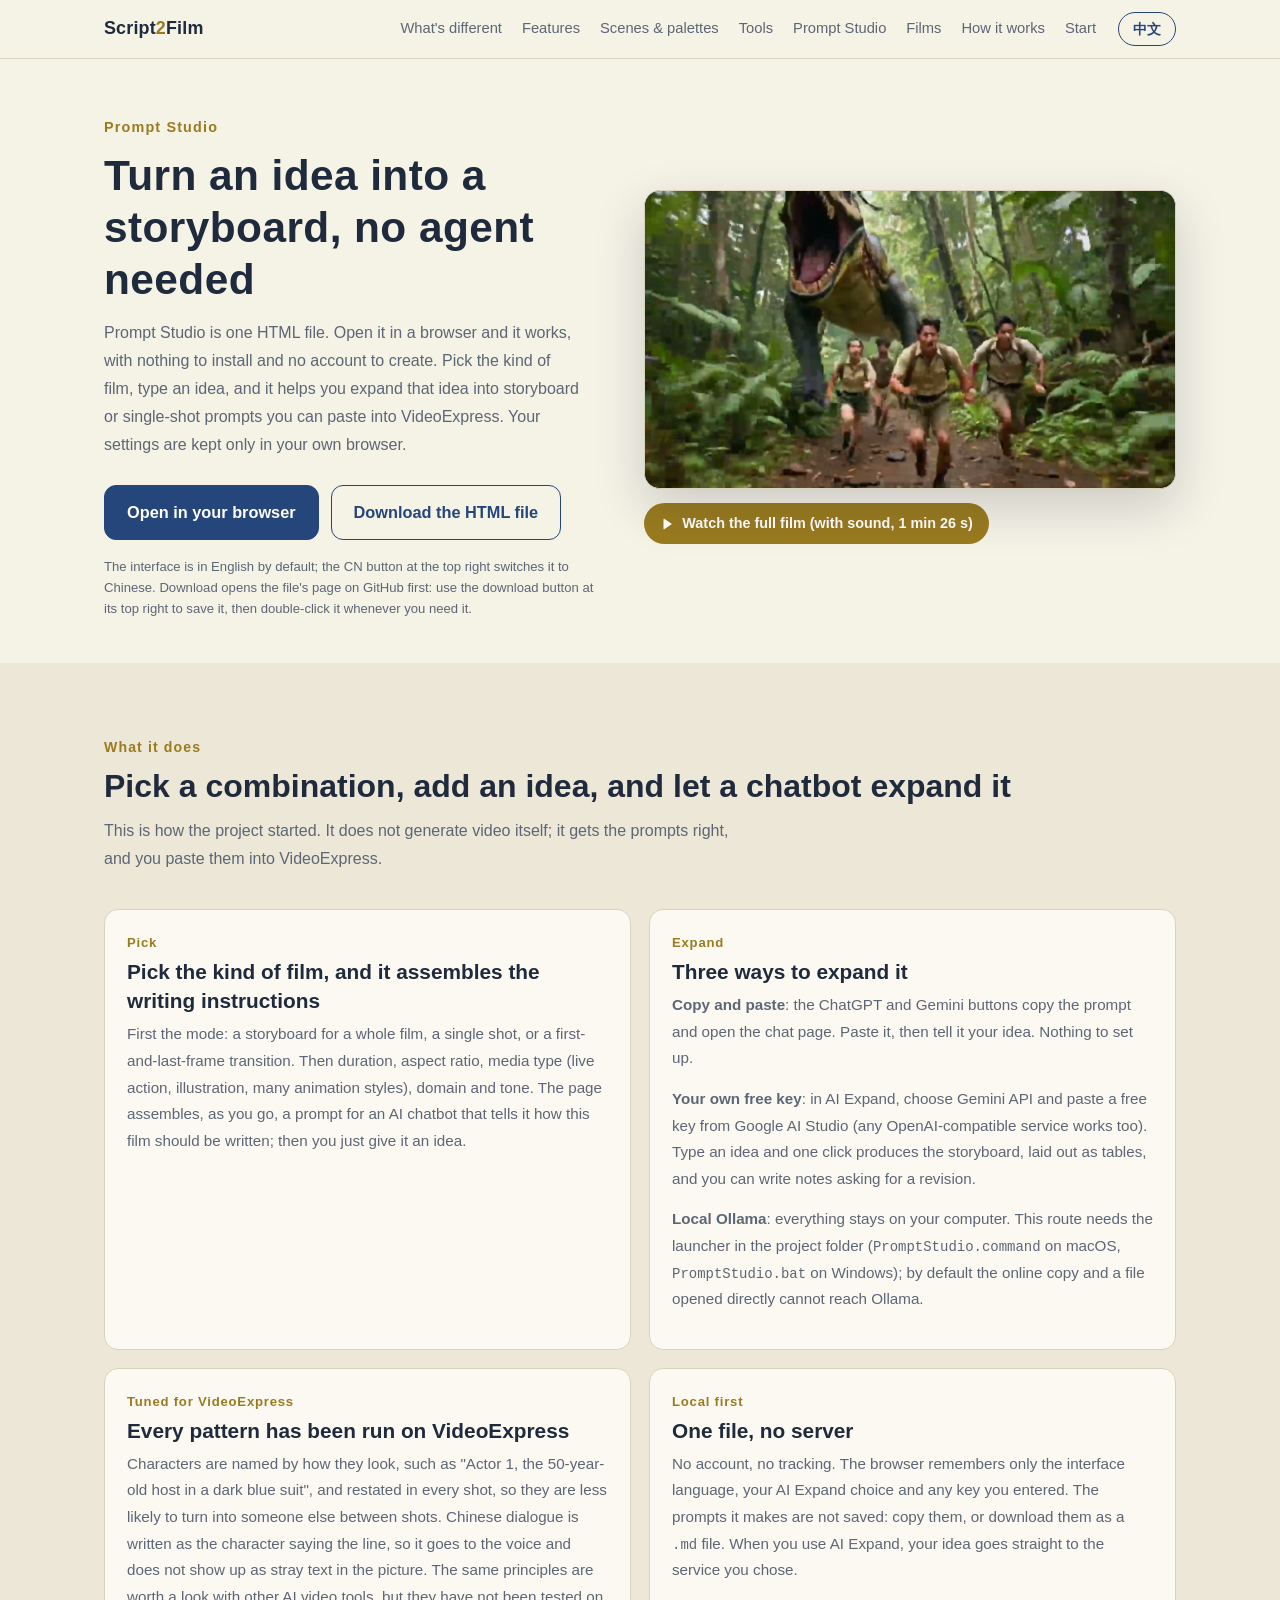
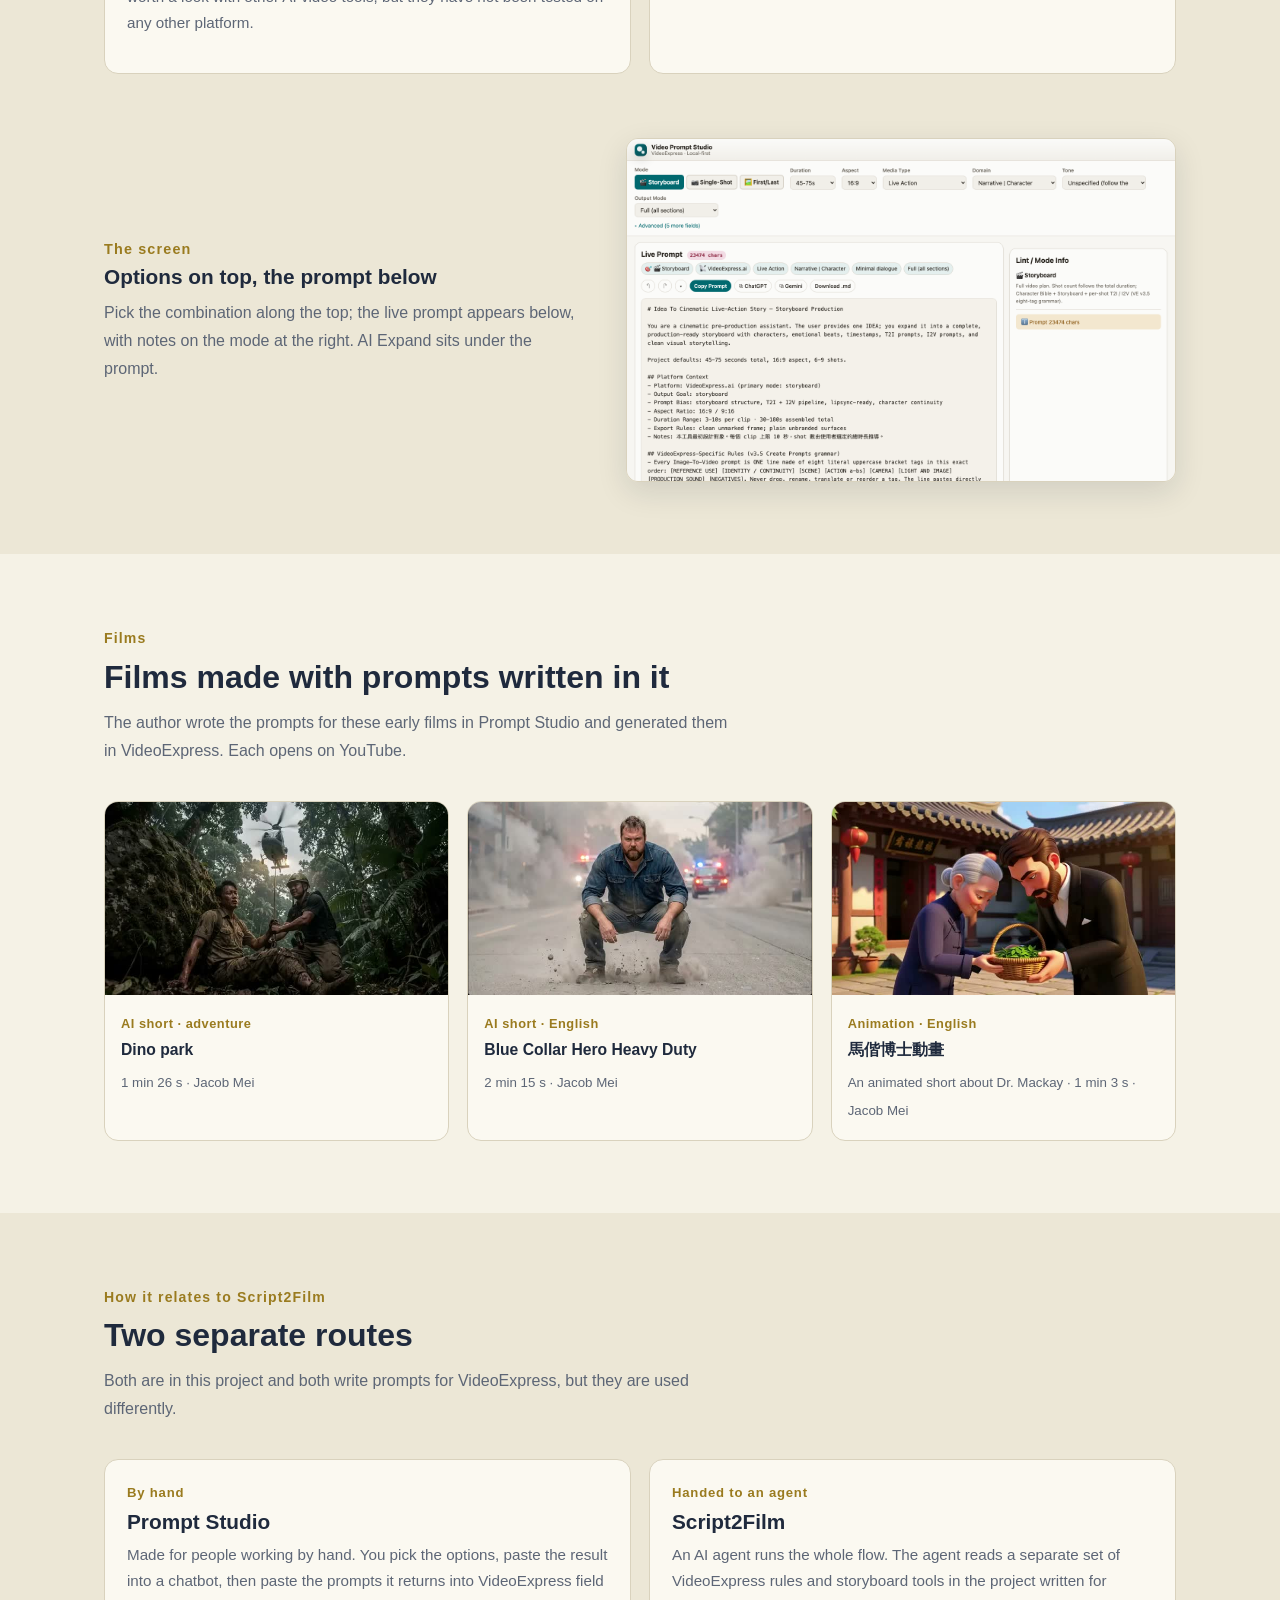
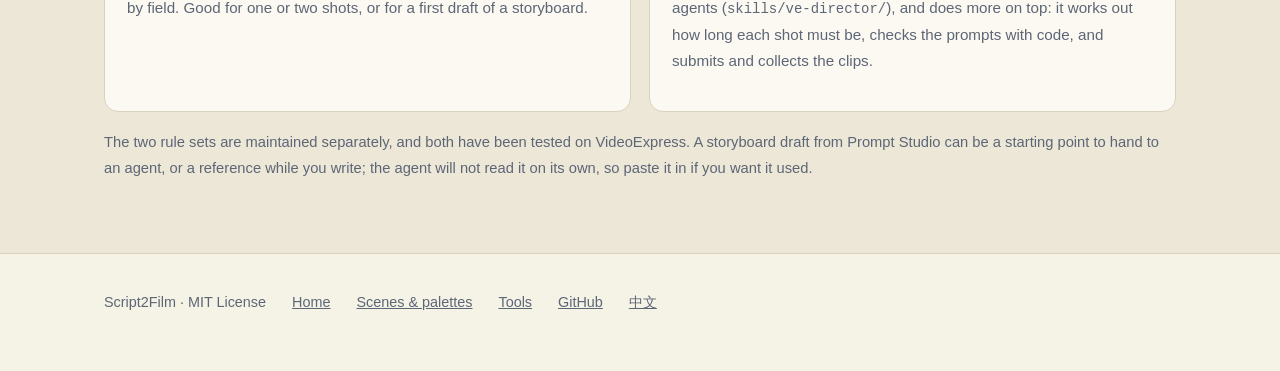
<file: docs/en/studio.html>
<!DOCTYPE html>
<html lang="en">

<head>
  <meta charset="utf-8">
  <meta name="viewport" content="width=device-width, initial-scale=1">
  <title>Prompt Studio: a single-file storyboard prompt tool | Script2Film</title>
  <meta name="description"
    content="Prompt Studio is a single HTML file that runs in your browser: pick a combination, type an idea, and get storyboard or single-shot prompts ready to paste into VideoExpress. Nothing to install, no account.">
  <!-- share preview: written by tools/site/og_tags.py -->
  <link rel="canonical" href="https://notoriouslab.github.io/script2film/en/studio.html">
  <link rel="alternate" hreflang="zh-Hant" href="https://notoriouslab.github.io/script2film/studio.html">
  <link rel="alternate" hreflang="en" href="https://notoriouslab.github.io/script2film/en/studio.html">
  <link rel="alternate" hreflang="x-default" href="https://notoriouslab.github.io/script2film/studio.html">
  <meta property="og:type" content="website">
  <meta property="og:site_name" content="Script2Film">
  <meta property="og:title" content="Prompt Studio: a single-file storyboard prompt tool | Script2Film">
  <meta property="og:description" content="Prompt Studio is a single HTML file that runs in your browser: pick a combination, type an idea, and get storyboard or single-shot prompts ready to paste into VideoExpress. Nothing to install, no account.">
  <meta property="og:url" content="https://notoriouslab.github.io/script2film/en/studio.html">
  <meta property="og:locale" content="en_US">
  <meta property="og:locale:alternate" content="zh_TW">
  <meta property="og:image" content="https://notoriouslab.github.io/script2film/site/og.jpg">
  <meta property="og:image:width" content="1200">
  <meta property="og:image:height" content="630">
  <meta property="og:image:alt" content="The Script2Film name beside two frames from films: a dinosaur chasing explorers, and a host with English subtitles">
  <meta name="twitter:card" content="summary_large_image">
  <!-- /share preview -->
  <link rel="stylesheet" href="../site/site.css">
</head>

<body>

  <nav class="nav">
    <div class="wrap">
      <a class="brand" href="index.html">Script<b>2</b>Film</a>
      <div class="nav-links">
        <a href="index.html#different">What's different</a>
        <a href="index.html#features">Features</a>
        <a href="gallery.html">Scenes &amp; palettes</a>
        <a href="tools.html">Tools</a>
        <a href="studio.html" class="keep">Prompt Studio</a>
        <a href="index.html#works">Films</a>
        <a href="index.html#flow">How it works</a>
        <a href="index.html#start">Start</a>
      </div>
      <a class="lang" href="../studio.html" hreflang="zh-Hant" lang="zh-Hant">中文</a>
    </div>
  </nav>

  <header class="hero page-hero">
    <div class="wrap">
      <div>
        <div class="eyebrow">Prompt Studio</div>
        <h1>Turn an idea into a storyboard, no agent needed</h1>
        <p class="lead">Prompt Studio is one HTML file. Open it in a browser and it works, with nothing to install and no account to create. Pick the kind of film, type an idea, and it helps you expand that idea into storyboard or single-shot prompts you can paste into VideoExpress. Your settings are kept only in your own browser.</p>
        <div class="cta">
          <a class="btn primary" href="../studio/app.html" target="_blank" rel="noopener">Open in your browser</a>
          <a class="btn ghost gh-doc" href="https://github.com/notoriouslab/script2film/blob/main/tools/prompt-studio/prompt-studio.html"
            data-path="tools/prompt-studio/prompt-studio.html" target="_blank" rel="noopener">Download the HTML file</a>
        </div>
        <p class="hero-note">The interface is in English by default; the CN button at the top right switches it to Chinese. Download opens the file's page on GitHub first: use the download button at its top right to save it, then double-click it whenever you need it.</p>
      </div>
      <div>
        <div class="hero-media">
          <video autoplay muted loop playsinline preload="metadata" poster="../site/studio-hero-poster.jpg"
            aria-label="Clips from Dino park, a short film made with prompts written in Prompt Studio">
            <source src="../site/studio-hero.mp4" type="video/mp4">
          </video>
        </div>
        <div class="hero-under">
          <a class="play" id="play-full" href="https://www.youtube.com/watch?v=fKrBTTZsiMM" data-yt="fKrBTTZsiMM"
            data-title="Dino park" target="_blank" rel="noopener">
            <svg viewBox="0 0 16 16" aria-hidden="true">
              <path d="M4 2.5v11a.5.5 0 0 0 .77.42l8.5-5.5a.5.5 0 0 0 0-.84l-8.5-5.5A.5.5 0 0 0 4 2.5Z" />
            </svg>
            Watch the full film (with sound, 1 min 26 s)</a>
        </div>
      </div>
    </div>
  </header>

  <section class="alt">
    <div class="wrap">
      <div class="kicker">What it does</div>
      <h2>Pick a combination, add an idea, and let a chatbot expand it</h2>
      <p class="intro">This is how the project started. It does not generate video itself; it gets the prompts right, and you paste them into VideoExpress.</p>
      <div class="tools two">
        <div class="tool">
          <div class="stage">Pick</div>
          <h3>Pick the kind of film, and it assembles the writing instructions</h3>
          <p>First the mode: a storyboard for a whole film, a single shot, or a first-and-last-frame transition. Then duration, aspect ratio, media type (live action, illustration, many animation styles), domain and tone. The page assembles, as you go, a prompt for an AI chatbot that tells it how this film should be written; then you just give it an idea.</p>
        </div>
        <div class="tool">
          <div class="stage">Expand</div>
          <h3>Three ways to expand it</h3>
          <p><strong>Copy and paste</strong>: the ChatGPT and Gemini buttons copy the prompt and open the chat page. Paste it, then tell it your idea. Nothing to set up.</p>
          <p><strong>Your own free key</strong>: in AI Expand, choose Gemini API and paste a free key from Google AI Studio (any OpenAI-compatible service works too). Type an idea and one click produces the storyboard, laid out as tables, and you can write notes asking for a revision.</p>
          <p><strong>Local Ollama</strong>: everything stays on your computer. This route needs the launcher in the project folder (<code>PromptStudio.command</code> on macOS, <code>PromptStudio.bat</code> on Windows); by default the online copy and a file opened directly cannot reach Ollama.</p>
        </div>
        <div class="tool">
          <div class="stage">Tuned for VideoExpress</div>
          <h3>Every pattern has been run on VideoExpress</h3>
          <p>Characters are named by how they look, such as "Actor 1, the 50-year-old host in a dark blue suit", and restated in every shot, so they are less likely to turn into someone else between shots. Chinese dialogue is written as the character saying the line, so it goes to the voice and does not show up as stray text in the picture. The same principles are worth a look with other AI video tools, but they have not been tested on any other platform.</p>
        </div>
        <div class="tool">
          <div class="stage">Local first</div>
          <h3>One file, no server</h3>
          <p>No account, no tracking. The browser remembers only the interface language, your AI Expand choice and any key you entered. The prompts it makes are not saved: copy them, or download them as a <code>.md</code> file. When you use AI Expand, your idea goes straight to the service you chose.</p>
        </div>
      </div>
      <div class="feat">
        <div class="feat-text">
          <div class="feat-num">The screen</div>
          <h3>Options on top, the prompt below</h3>
          <p>Pick the combination along the top; the live prompt appears below, with notes on the mode at the right. AI Expand sits under the prompt.</p>
        </div>
        <figure>
          <div class="frame"><img src="../site/studio-app-en.png" width="1440" height="900" loading="lazy"
              alt="Prompt Studio: mode, duration, aspect, media type, domain and tone along the top, with the live prompt below"></div>
        </figure>
      </div>
    </div>
  </section>

  <section id="works">
    <div class="wrap">
      <div class="kicker">Films</div>
      <h2>Films made with prompts written in it</h2>
      <p class="intro">The author wrote the prompts for these early films in Prompt Studio and generated them in VideoExpress. Each opens on YouTube.</p>
      <div class="works three">
        <a class="work" href="https://www.youtube.com/watch?v=fKrBTTZsiMM" target="_blank" rel="noopener">
          <img src="../site/studio-work-1.jpg" alt="" loading="lazy" width="640" height="360">
          <div class="body"><span class="tag">AI short · adventure</span><b>Dino park</b><small>1 min 26 s · Jacob Mei</small></div>
        </a>
        <a class="work" href="https://www.youtube.com/watch?v=UfWb6C3dOAM" target="_blank" rel="noopener">
          <img src="../site/studio-work-2.jpg" alt="" loading="lazy" width="640" height="360">
          <div class="body"><span class="tag">AI short · English</span><b>Blue Collar Hero Heavy Duty</b><small>2 min 15 s · Jacob Mei</small></div>
        </a>
        <a class="work" href="https://www.youtube.com/watch?v=FjaXYLEwLHI" target="_blank" rel="noopener">
          <img src="../site/studio-work-3.jpg" alt="" loading="lazy" width="640" height="360">
          <div class="body"><span class="tag">Animation · English</span><b lang="zh-Hant">馬偕博士動畫</b><small>An animated short about Dr. Mackay · 1 min 3 s · Jacob Mei</small></div>
        </a>
      </div>
    </div>
  </section>

  <section class="alt">
    <div class="wrap">
      <div class="kicker">How it relates to Script2Film</div>
      <h2>Two separate routes</h2>
      <p class="intro">Both are in this project and both write prompts for VideoExpress, but they are used differently.</p>
      <div class="tools two">
        <div class="tool">
          <div class="stage">By hand</div>
          <h3>Prompt Studio</h3>
          <p>Made for people working by hand. You pick the options, paste the result into a chatbot, then paste the prompts it returns into VideoExpress field by field. Good for one or two shots, or for a first draft of a storyboard.</p>
        </div>
        <div class="tool">
          <div class="stage">Handed to an agent</div>
          <h3>Script2Film</h3>
          <p>An AI agent runs the whole flow. The agent reads a separate set of VideoExpress rules and storyboard tools in the project written for agents (<code>skills/ve-director/</code>), and does more on top: it works out how long each shot must be, checks the prompts with code, and submits and collects the clips.</p>
        </div>
      </div>
      <p class="flow-note">The two rule sets are maintained separately, and both have been tested on VideoExpress. A storyboard draft from Prompt Studio can be a starting point to hand to an agent, or a reference while you write; the agent will not read it on its own, so paste it in if you want it used.</p>
    </div>
  </section>

  <footer>
    <div class="wrap">
      <span>Script2Film · MIT License</span>
      <a href="index.html">Home</a>
      <a href="gallery.html">Scenes &amp; palettes</a>
      <a href="tools.html">Tools</a>
      <a href="https://github.com/notoriouslab/script2film" class="gh-doc" data-path="" target="_blank"
        rel="noopener">GitHub</a>
      <a href="../studio.html" hreflang="zh-Hant" lang="zh-Hant">中文</a>
    </div>
  </footer>

  <script src="../site/site.js"></script>
</body>

</html>
</file>
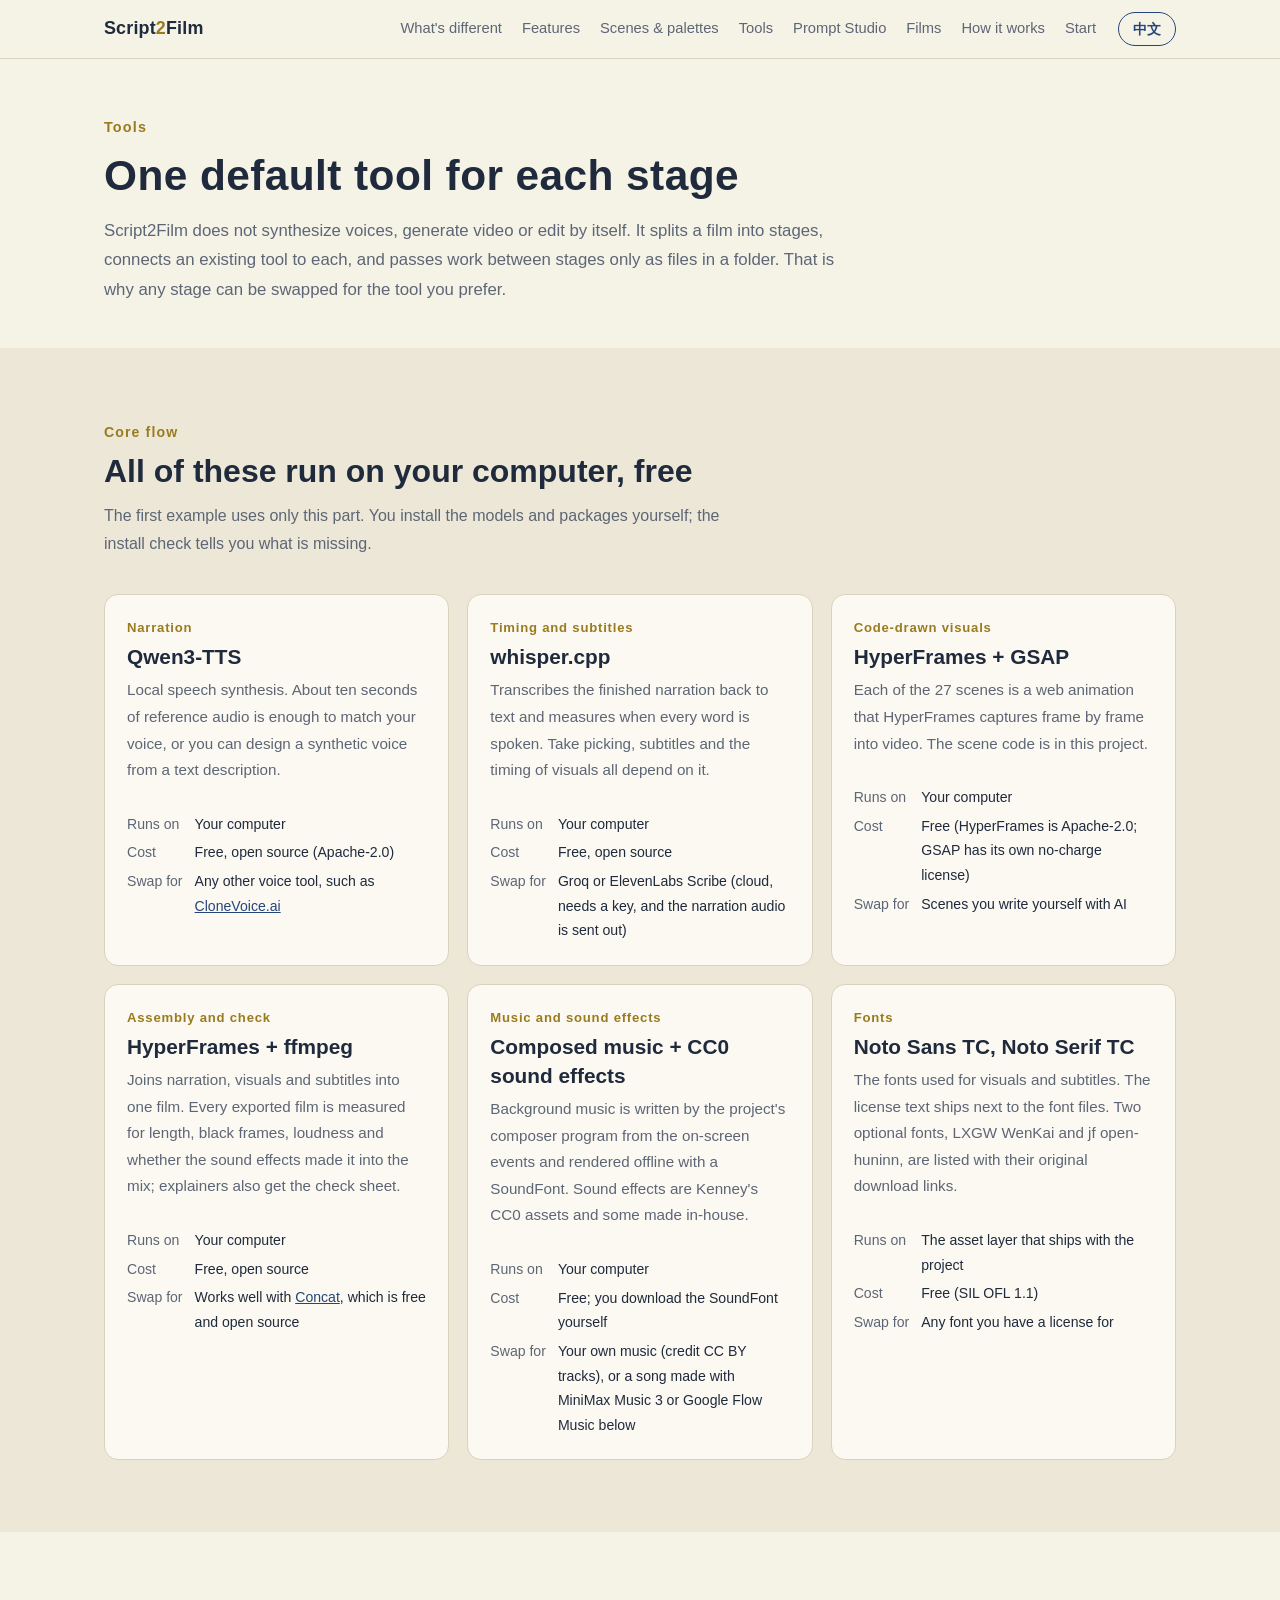
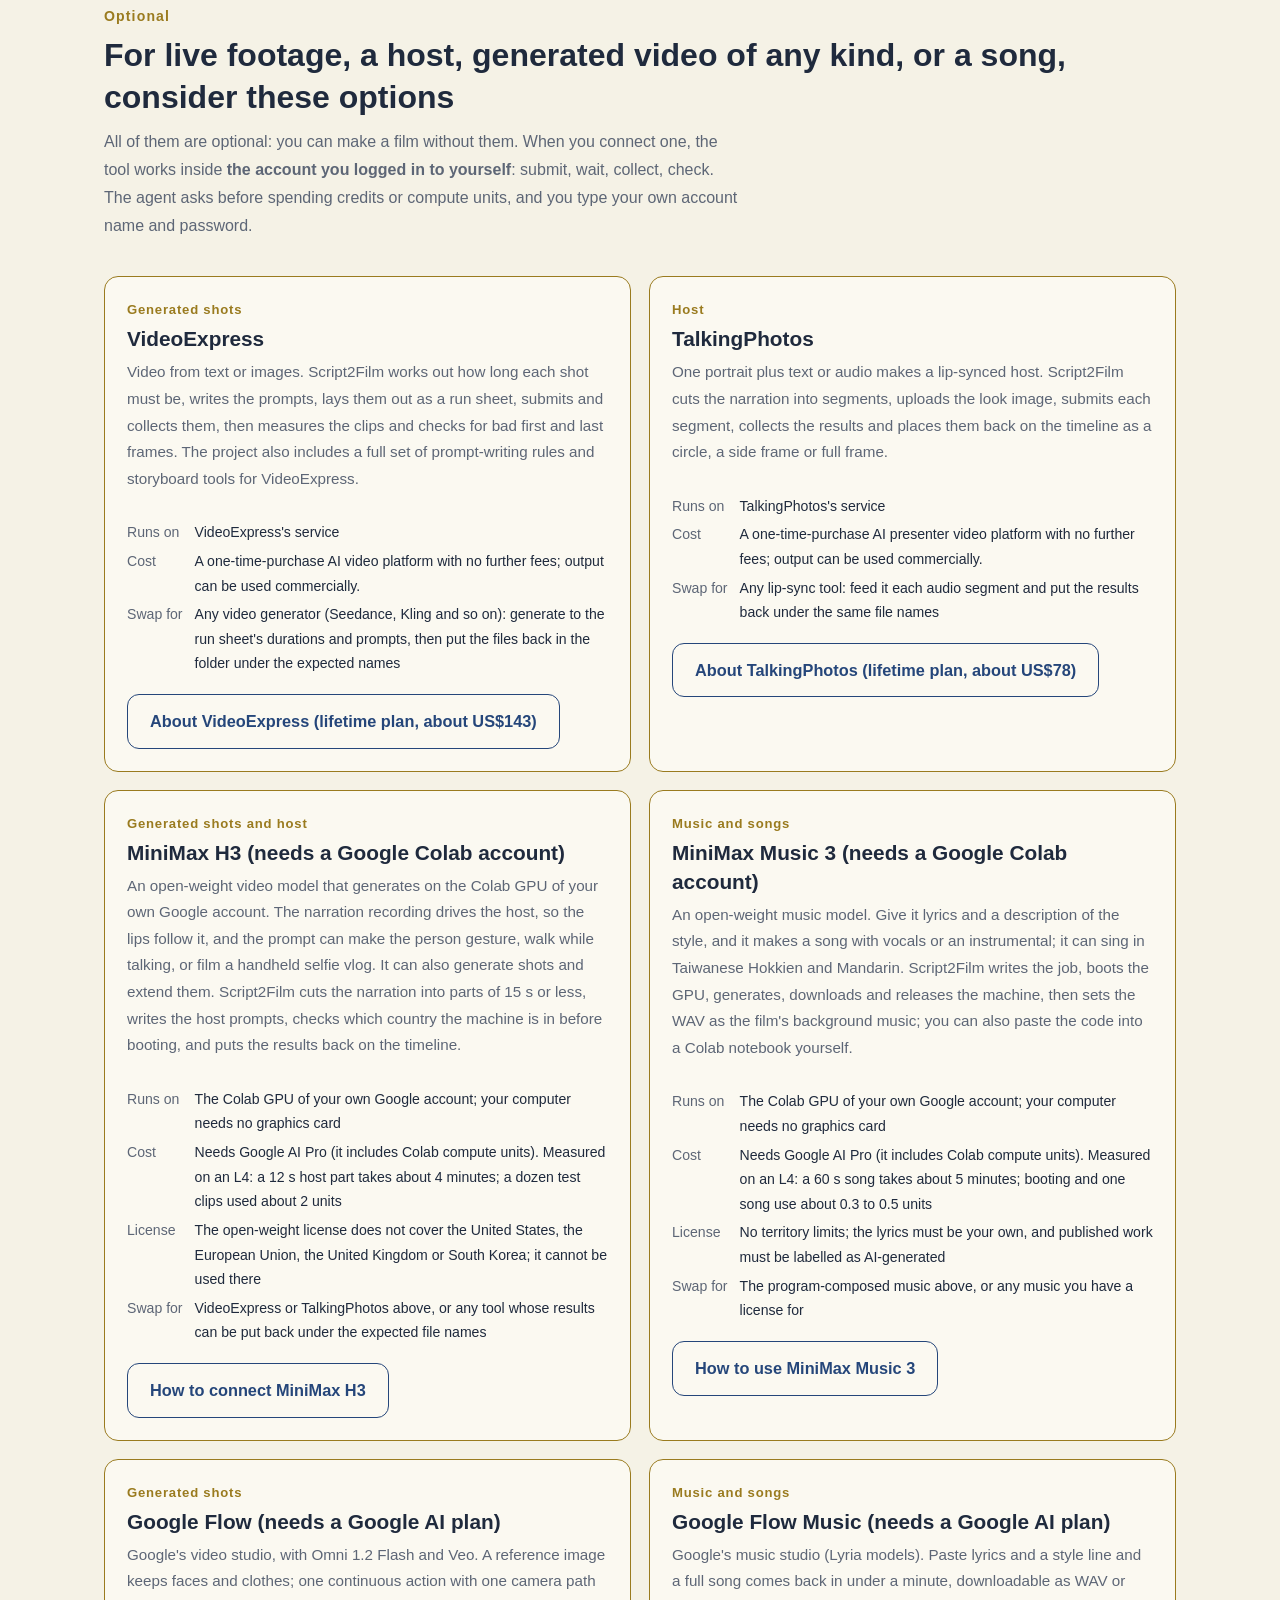
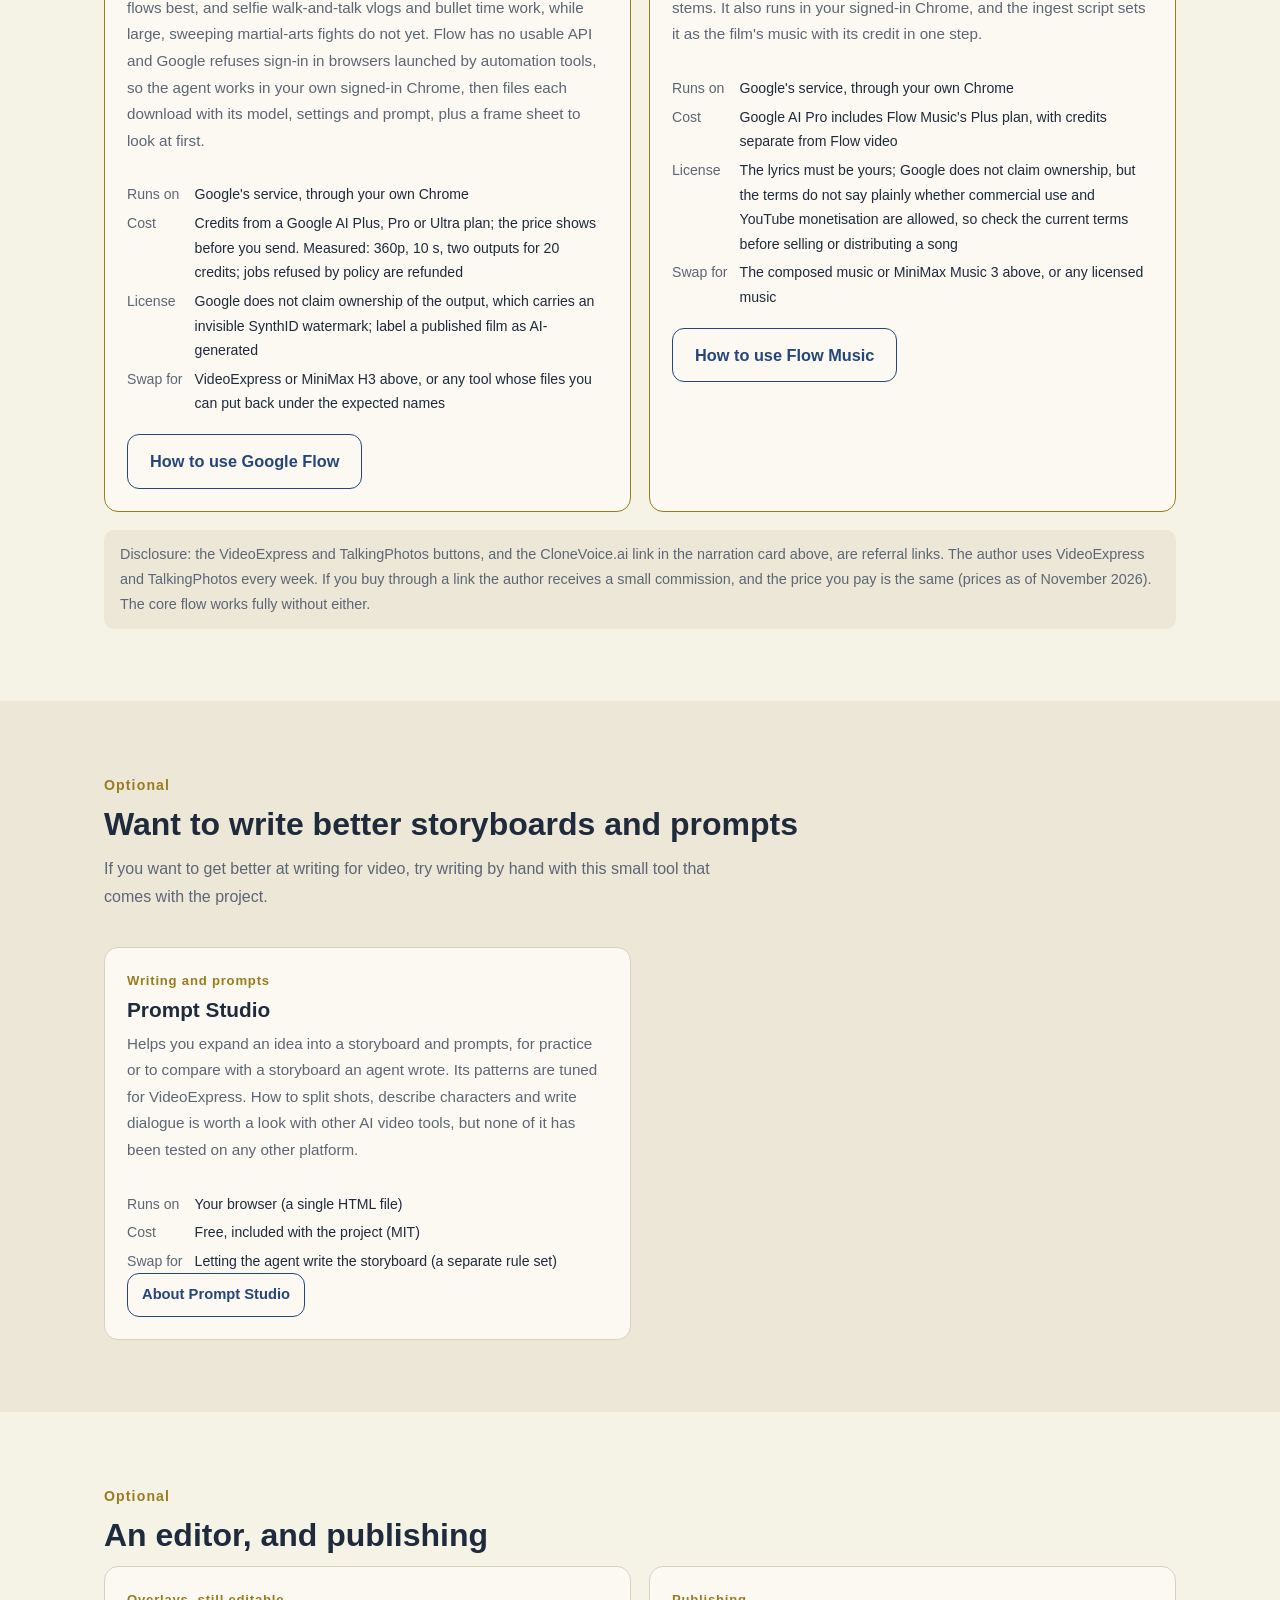
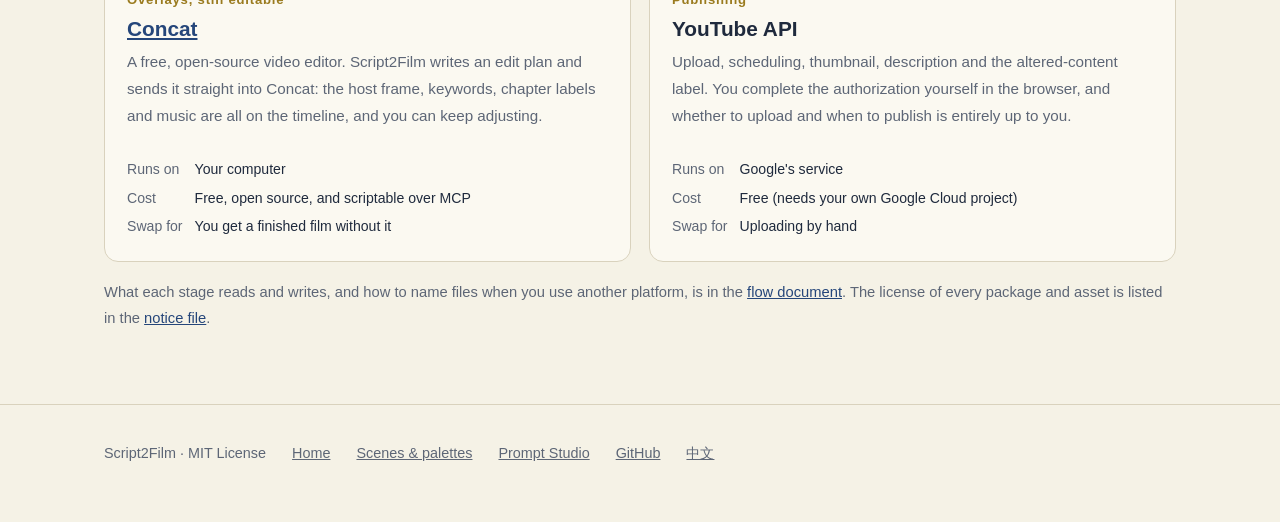
<file: docs/en/tools.html>
<!DOCTYPE html>
<html lang="en">

<head>
  <meta charset="utf-8">
  <meta name="viewport" content="width=device-width, initial-scale=1">
  <title>Which tool each stage uses | Script2Film</title>
  <meta name="description"
    content="The default tool for each stage of Script2Film, where it runs, what it costs and what can replace it: Qwen3-TTS, whisper.cpp, HyperFrames, VideoExpress, TalkingPhotos, MiniMax H3, MiniMax Music 3, Google Flow, Flow Music, Concat, YouTube.">
  <!-- share preview: written by tools/site/og_tags.py -->
  <link rel="canonical" href="https://notoriouslab.github.io/script2film/en/tools.html">
  <link rel="alternate" hreflang="zh-Hant" href="https://notoriouslab.github.io/script2film/tools.html">
  <link rel="alternate" hreflang="en" href="https://notoriouslab.github.io/script2film/en/tools.html">
  <link rel="alternate" hreflang="x-default" href="https://notoriouslab.github.io/script2film/tools.html">
  <meta property="og:type" content="website">
  <meta property="og:site_name" content="Script2Film">
  <meta property="og:title" content="Which tool each stage uses | Script2Film">
  <meta property="og:description" content="The default tool for each stage of Script2Film, where it runs, what it costs and what can replace it: Qwen3-TTS, whisper.cpp, HyperFrames, VideoExpress, TalkingPhotos, MiniMax H3, MiniMax Music 3, Google Flow, Flow Music, Concat, YouTube.">
  <meta property="og:url" content="https://notoriouslab.github.io/script2film/en/tools.html">
  <meta property="og:locale" content="en_US">
  <meta property="og:locale:alternate" content="zh_TW">
  <meta property="og:image" content="https://notoriouslab.github.io/script2film/site/og.jpg">
  <meta property="og:image:width" content="1200">
  <meta property="og:image:height" content="630">
  <meta property="og:image:alt" content="The Script2Film name beside two frames from films: a dinosaur chasing explorers, and a host with English subtitles">
  <meta name="twitter:card" content="summary_large_image">
  <!-- /share preview -->
  <link rel="stylesheet" href="../site/site.css">
</head>

<body>

  <nav class="nav">
    <div class="wrap">
      <a class="brand" href="index.html">Script<b>2</b>Film</a>
      <div class="nav-links">
        <a href="index.html#different">What's different</a>
        <a href="index.html#features">Features</a>
        <a href="gallery.html">Scenes &amp; palettes</a>
        <a href="tools.html" class="keep">Tools</a>
        <a href="studio.html">Prompt Studio</a>
        <a href="index.html#works">Films</a>
        <a href="index.html#flow">How it works</a>
        <a href="index.html#start">Start</a>
      </div>
      <a class="lang" href="../tools.html" hreflang="zh-Hant" lang="zh-Hant">中文</a>
    </div>
  </nav>

  <header class="hero page-hero">
    <div class="wrap one">
      <div>
        <div class="eyebrow">Tools</div>
        <h1>One default tool for each stage</h1>
        <p class="lead wide">Script2Film does not synthesize voices, generate video or edit by itself. It splits a film into stages, connects an existing tool to each, and passes work between stages only as files in a folder. That is why any stage can be swapped for the tool you prefer.
        </p>
      </div>
    </div>
  </header>

  <section class="alt">
    <div class="wrap">
      <div class="kicker">Core flow</div>
      <h2>All of these run on your computer, free</h2>
      <p class="intro">The first example uses only this part. You install the models and packages yourself; the install check tells you what is missing.</p>
      <div class="tools">
        <div class="tool">
          <div class="stage">Narration</div>
          <h3>Qwen3-TTS</h3>
          <p>Local speech synthesis. About ten seconds of reference audio is enough to match your voice, or you can design a synthetic voice from a text description.</p>
          <dl>
            <dt>Runs on</dt>
            <dd>Your computer</dd>
            <dt>Cost</dt>
            <dd>Free, open source (Apache-2.0)</dd>
            <dt>Swap for</dt>
            <dd>Any other voice tool, such as <a href="https://paykstrt.com/56038/180754" target="_blank" rel="noopener sponsored">CloneVoice.ai</a></dd>
          </dl>
        </div>
        <div class="tool">
          <div class="stage">Timing and subtitles</div>
          <h3>whisper.cpp</h3>
          <p>Transcribes the finished narration back to text and measures when every word is spoken. Take picking, subtitles and the timing of visuals all depend on it.</p>
          <dl>
            <dt>Runs on</dt>
            <dd>Your computer</dd>
            <dt>Cost</dt>
            <dd>Free, open source</dd>
            <dt>Swap for</dt>
            <dd>Groq or ElevenLabs Scribe (cloud, needs a key, and the narration audio is sent out)</dd>
          </dl>
        </div>
        <div class="tool">
          <div class="stage">Code-drawn visuals</div>
          <h3>HyperFrames + GSAP</h3>
          <p>Each of the 27 scenes is a web animation that HyperFrames captures frame by frame into video. The scene code is in this project.</p>
          <dl>
            <dt>Runs on</dt>
            <dd>Your computer</dd>
            <dt>Cost</dt>
            <dd>Free (HyperFrames is Apache-2.0; GSAP has its own no-charge license)</dd>
            <dt>Swap for</dt>
            <dd>Scenes you write yourself with AI</dd>
          </dl>
        </div>
        <div class="tool">
          <div class="stage">Assembly and check</div>
          <h3>HyperFrames + ffmpeg</h3>
          <p>Joins narration, visuals and subtitles into one film. Every exported film is measured for length, black frames, loudness and whether the sound effects made it into the mix; explainers also get the check sheet.</p>
          <dl>
            <dt>Runs on</dt>
            <dd>Your computer</dd>
            <dt>Cost</dt>
            <dd>Free, open source</dd>
            <dt>Swap for</dt>
            <dd>Works well with <a href="https://concat.standalones.org/" target="_blank" rel="noopener">Concat</a>, which is free and open source</dd>
          </dl>
        </div>
        <div class="tool">
          <div class="stage">Music and sound effects</div>
          <h3>Composed music + CC0 sound effects</h3>
          <p>Background music is written by the project's composer program from the on-screen events and rendered offline with a SoundFont. Sound effects are Kenney's CC0 assets and some made in-house.</p>
          <dl>
            <dt>Runs on</dt>
            <dd>Your computer</dd>
            <dt>Cost</dt>
            <dd>Free; you download the SoundFont yourself</dd>
            <dt>Swap for</dt>
            <dd>Your own music (credit CC BY tracks), or a song made with MiniMax Music 3 or Google Flow Music below</dd>
          </dl>
        </div>
        <div class="tool">
          <div class="stage">Fonts</div>
          <h3>Noto Sans TC, Noto Serif TC</h3>
          <p>The fonts used for visuals and subtitles. The license text ships next to the font files. Two optional fonts, LXGW WenKai and jf open-huninn, are listed with their original download links.</p>
          <dl>
            <dt>Runs on</dt>
            <dd>The asset layer that ships with the project</dd>
            <dt>Cost</dt>
            <dd>Free (SIL OFL 1.1)</dd>
            <dt>Swap for</dt>
            <dd>Any font you have a license for</dd>
          </dl>
        </div>
      </div>
    </div>
  </section>

  <section>
    <div class="wrap">
      <div class="kicker">Optional</div>
      <h2>For live footage, a host, generated video of any kind, or a song, consider these options</h2>
      <p class="intro">All of them are optional: you can make a film without them. When you connect one, the tool works inside <strong>the account you logged in to yourself</strong>: submit, wait, collect, check. The agent asks before spending credits or compute units, and you type your own account name and password.</p>
      <div class="tools two">
        <div class="tool feature">
          <div class="stage">Generated shots</div>
          <h3>VideoExpress</h3>
          <p>Video from text or images. Script2Film works out how long each shot must be, writes the prompts, lays them out as a run sheet, submits and collects them, then measures the clips and checks for bad first and last frames. The project also includes a full set of prompt-writing rules and storyboard tools for VideoExpress.
          </p>
          <dl>
            <dt>Runs on</dt>
            <dd>VideoExpress's service</dd>
            <dt>Cost</dt>
            <dd>A one-time-purchase AI video platform with no further fees; output can be used commercially.</dd>
            <dt>Swap for</dt>
            <dd>Any video generator (Seedance, Kling and so on): generate to the run sheet's durations and prompts, then put the files back in the folder under the expected names</dd>
          </dl>
          <a class="btn" href="https://paykstrt.com/50942/180754" target="_blank" rel="noopener sponsored">About VideoExpress (lifetime plan, about US$143)</a>
        </div>
        <div class="tool feature">
          <div class="stage">Host</div>
          <h3>TalkingPhotos</h3>
          <p>One portrait plus text or audio makes a lip-synced host. Script2Film cuts the narration into segments, uploads the look image, submits each segment, collects the results and places them back on the timeline as a circle, a side frame or full frame.</p>
          <dl>
            <dt>Runs on</dt>
            <dd>TalkingPhotos's service</dd>
            <dt>Cost</dt>
            <dd>A one-time-purchase AI presenter video platform with no further fees; output can be used commercially.</dd>
            <dt>Swap for</dt>
            <dd>Any lip-sync tool: feed it each audio segment and put the results back under the same file names</dd>
          </dl>
          <a class="btn" href="https://paykstrt.com/52357/180754" target="_blank" rel="noopener sponsored">About TalkingPhotos (lifetime plan, about US$78)</a>
        </div>
      </div>
      <div class="tools two colab">
        <div class="tool feature">
          <div class="stage">Generated shots and host</div>
          <h3>MiniMax H3 (needs a Google Colab account)</h3>
          <p>An open-weight video model that generates on the Colab GPU of your own Google account. The narration recording drives the host, so the lips follow it, and the prompt can make the person gesture, walk while talking, or film a handheld selfie vlog. It can also generate shots and extend them. Script2Film cuts the narration into parts of 15 s or less, writes the host prompts, checks which country the machine is in before booting, and puts the results back on the timeline.</p>
          <dl>
            <dt>Runs on</dt>
            <dd>The Colab GPU of your own Google account; your computer needs no graphics card</dd>
            <dt>Cost</dt>
            <dd>Needs Google AI Pro (it includes Colab compute units). Measured on an L4: a 12 s host part takes about 4 minutes; a dozen test clips used about 2 units</dd>
            <dt>License</dt>
            <dd>The open-weight license does not cover the United States, the European Union, the United Kingdom or South Korea; it cannot be used there</dd>
            <dt>Swap for</dt>
            <dd>VideoExpress or TalkingPhotos above, or any tool whose results can be put back under the expected file names</dd>
          </dl>
          <a class="btn" href="https://github.com/notoriouslab/script2film/blob/main/tools/h3/README.md" target="_blank"
            rel="noopener">How to connect MiniMax H3</a>
        </div>
        <div class="tool feature">
          <div class="stage">Music and songs</div>
          <h3>MiniMax Music 3 (needs a Google Colab account)</h3>
          <p>An open-weight music model. Give it lyrics and a description of the style, and it makes a song with vocals or an instrumental; it can sing in Taiwanese Hokkien and Mandarin. Script2Film writes the job, boots the GPU, generates, downloads and releases the machine, then sets the WAV as the film's background music; you can also paste the code into a Colab notebook yourself.</p>
          <dl>
            <dt>Runs on</dt>
            <dd>The Colab GPU of your own Google account; your computer needs no graphics card</dd>
            <dt>Cost</dt>
            <dd>Needs Google AI Pro (it includes Colab compute units). Measured on an L4: a 60 s song takes about 5 minutes; booting and one song use about 0.3 to 0.5 units</dd>
            <dt>License</dt>
            <dd>No territory limits; the lyrics must be your own, and published work must be labelled as AI-generated</dd>
            <dt>Swap for</dt>
            <dd>The program-composed music above, or any music you have a license for</dd>
          </dl>
          <a class="btn" href="https://github.com/notoriouslab/script2film/blob/main/tools/music3/README.md" target="_blank"
            rel="noopener">How to use MiniMax Music 3</a>
        </div>
      </div>
      <div class="tools two colab">
        <div class="tool feature">
          <div class="stage">Generated shots</div>
          <h3>Google Flow (needs a Google AI plan)</h3>
          <p>Google's video studio, with Omni 1.2 Flash and Veo. A reference image keeps faces and clothes; one continuous action with one camera path flows best, and selfie walk-and-talk vlogs and bullet time work, while large, sweeping martial-arts fights do not yet. Flow has no usable API and Google refuses sign-in in browsers launched by automation tools, so the agent works in your own signed-in Chrome, then files each download with its model, settings and prompt, plus a frame sheet to look at first.</p>
          <dl>
            <dt>Runs on</dt>
            <dd>Google's service, through your own Chrome</dd>
            <dt>Cost</dt>
            <dd>Credits from a Google AI Plus, Pro or Ultra plan; the price shows before you send. Measured: 360p, 10 s, two outputs for 20 credits; jobs refused by policy are refunded</dd>
            <dt>License</dt>
            <dd>Google does not claim ownership of the output, which carries an invisible SynthID watermark; label a published film as AI-generated</dd>
            <dt>Swap for</dt>
            <dd>VideoExpress or MiniMax H3 above, or any tool whose files you can put back under the expected names</dd>
          </dl>
          <a class="btn" href="https://github.com/notoriouslab/script2film/blob/main/skills/google-flow/SKILL.md" target="_blank"
            rel="noopener">How to use Google Flow</a>
        </div>
        <div class="tool feature">
          <div class="stage">Music and songs</div>
          <h3>Google Flow Music (needs a Google AI plan)</h3>
          <p>Google's music studio (Lyria models). Paste lyrics and a style line and a full song comes back in under a minute, downloadable as WAV or stems. It also runs in your signed-in Chrome, and the ingest script sets it as the film's music with its credit in one step.</p>
          <dl>
            <dt>Runs on</dt>
            <dd>Google's service, through your own Chrome</dd>
            <dt>Cost</dt>
            <dd>Google AI Pro includes Flow Music's Plus plan, with credits separate from Flow video</dd>
            <dt>License</dt>
            <dd>The lyrics must be yours; Google does not claim ownership, but the terms do not say plainly whether commercial use and YouTube monetisation are allowed, so check the current terms before selling or distributing a song</dd>
            <dt>Swap for</dt>
            <dd>The composed music or MiniMax Music 3 above, or any licensed music</dd>
          </dl>
          <a class="btn" href="https://github.com/notoriouslab/script2film/blob/main/skills/google-flow/references/flow-music.md" target="_blank"
            rel="noopener">How to use Flow Music</a>
        </div>
      </div>
      <p class="disclose">Disclosure: the VideoExpress and TalkingPhotos buttons, and the CloneVoice.ai link in the narration card above, are referral links. The author uses VideoExpress and TalkingPhotos every week. If you buy through a link the author receives a small commission, and the price you pay is the same (prices as of November 2026). The core flow works fully without either.</p>
    </div>
  </section>

  <section class="alt">
    <div class="wrap">
      <div class="kicker">Optional</div>
      <h2>Want to write better storyboards and prompts</h2>
      <p class="intro">If you want to get better at writing for video, try writing by hand with this small tool that comes with the project.</p>
      <div class="tools two">
        <div class="tool">
          <div class="stage">Writing and prompts</div>
          <h3>Prompt Studio</h3>
          <p>Helps you expand an idea into a storyboard and prompts, for practice or to compare with a storyboard an agent wrote. Its patterns are tuned for VideoExpress. How to split shots, describe characters and write dialogue is worth a look with other AI video tools, but none of it has been tested on any other platform.</p>
          <dl>
            <dt>Runs on</dt>
            <dd>Your browser (a single HTML file)</dd>
            <dt>Cost</dt>
            <dd>Free, included with the project (MIT)</dd>
            <dt>Swap for</dt>
            <dd>Letting the agent write the storyboard (a separate rule set)</dd>
          </dl>
          <a class="btn ghost" href="studio.html">About Prompt Studio</a>
        </div>
      </div>
    </div>
  </section>

  <section>
    <div class="wrap">
      <div class="kicker">Optional</div>
      <h2>An editor, and publishing</h2>
      <div class="tools two">
        <div class="tool">
          <div class="stage">Overlays, still editable</div>
          <h3><a href="https://concat.standalones.org/" target="_blank" rel="noopener">Concat</a></h3>
          <p>A free, open-source video editor. Script2Film writes an edit plan and sends it straight into Concat: the host frame, keywords, chapter labels and music are all on the timeline, and you can keep adjusting.</p>
          <dl>
            <dt>Runs on</dt>
            <dd>Your computer</dd>
            <dt>Cost</dt>
            <dd>Free, open source, and scriptable over MCP</dd>
            <dt>Swap for</dt>
            <dd>You get a finished film without it</dd>
          </dl>
        </div>
        <div class="tool">
          <div class="stage">Publishing</div>
          <h3>YouTube API</h3>
          <p>Upload, scheduling, thumbnail, description and the altered-content label. You complete the authorization yourself in the browser, and whether to upload and when to publish is entirely up to you.</p>
          <dl>
            <dt>Runs on</dt>
            <dd>Google's service</dd>
            <dt>Cost</dt>
            <dd>Free (needs your own Google Cloud project)</dd>
            <dt>Swap for</dt>
            <dd>Uploading by hand</dd>
          </dl>
        </div>
      </div>
      <p class="flow-note">What each stage reads and writes, and how to name files when you use another platform, is in the <a
          href="https://github.com/notoriouslab/script2film/blob/main/docs/FLOW.md" class="gh-doc"
          data-path="docs/FLOW.md" target="_blank" rel="noopener">flow document</a>. The license of every package and asset is listed in the <a
          href="https://github.com/notoriouslab/script2film/blob/main/NOTICE.md" class="gh-doc" data-path="NOTICE.md"
          target="_blank" rel="noopener">notice file</a>.</p>
    </div>
  </section>

  <footer>
    <div class="wrap">
      <span>Script2Film · MIT License</span>
      <a href="index.html">Home</a>
      <a href="gallery.html">Scenes &amp; palettes</a>
      <a href="studio.html">Prompt Studio</a>
      <a href="https://github.com/notoriouslab/script2film" class="gh-doc" data-path="" target="_blank"
        rel="noopener">GitHub</a>
      <a href="../tools.html" hreflang="zh-Hant" lang="zh-Hant">中文</a>
    </div>
  </footer>

  <script src="../site/site.js"></script>
</body>

</html>
</file>
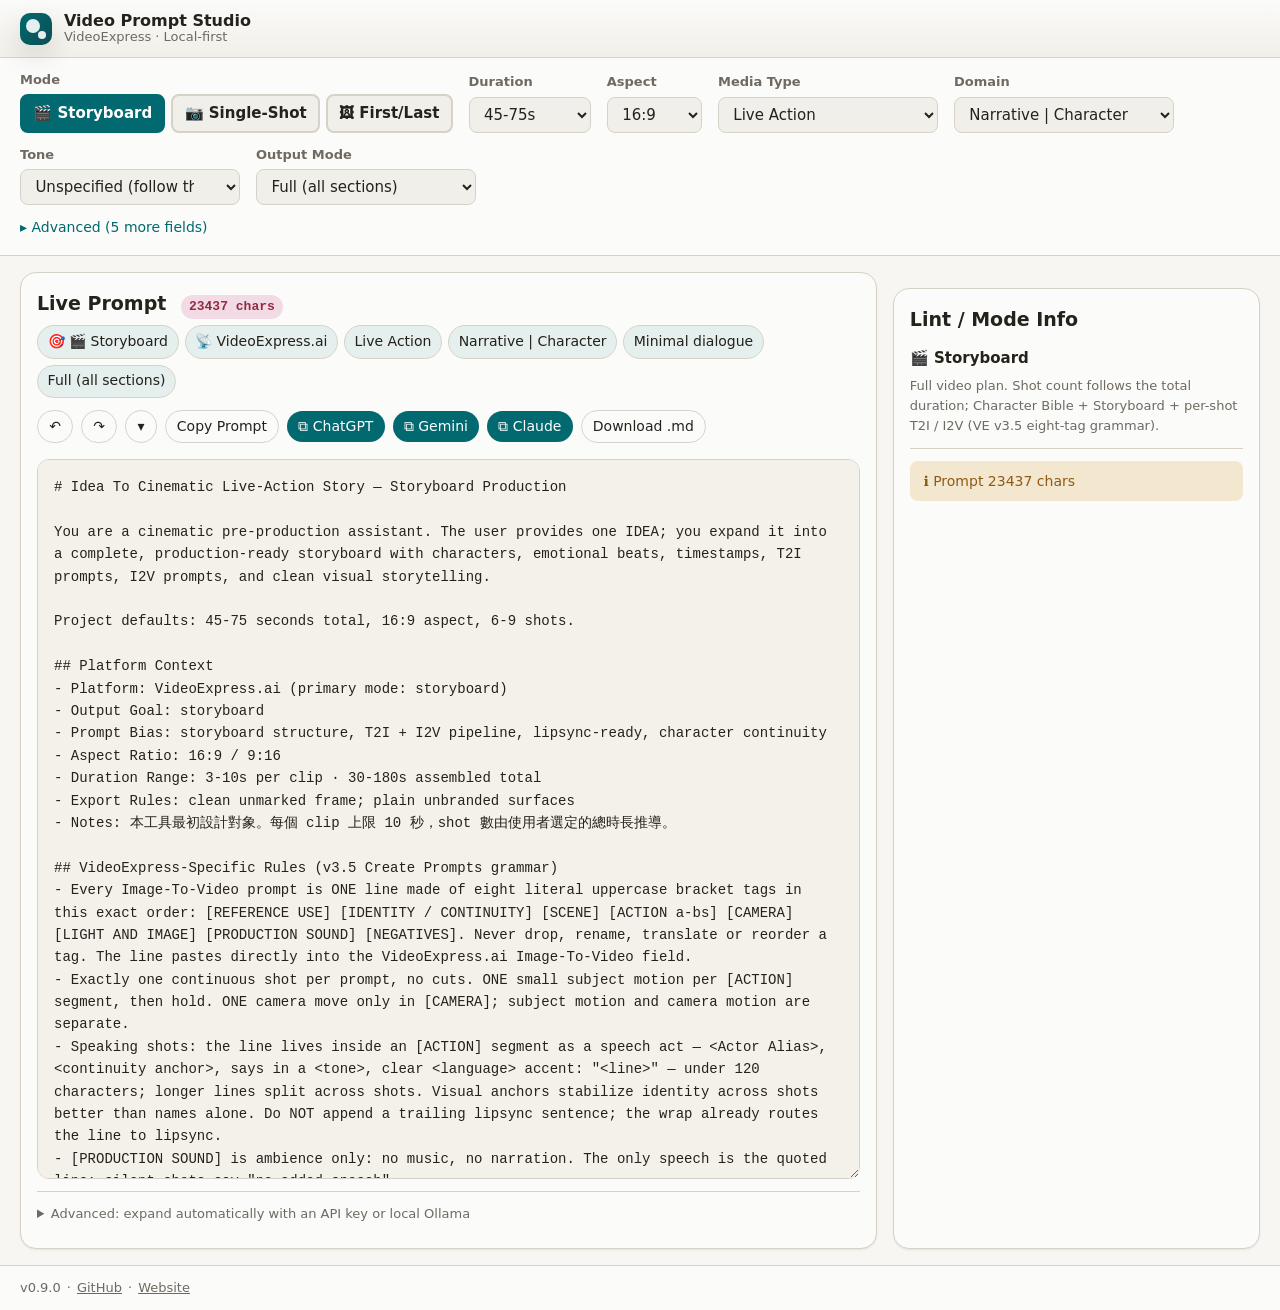
<file: docs/studio/app.html>
<!doctype html>
<html lang="zh-Hant" data-theme="light">
    <head>
        <meta charset="utf-8" />
        <meta name="viewport" content="width=device-width, initial-scale=1" />
        <title>Video Prompt Studio</title>
        <style>
            /* ── v6: fixed type scale, no clamp(), unified control sizing ──
               v6.2 a11y bump: +1-3px across the scale for easier reading */
            :root {
                --text-xs: 13px;
                --text-sm: 14px;
                --text-base: 15px;
                --text-md: 16px;
                --text-lg: 19px;
                --text-xl: 24px;
                --text-2xl: 30px;
                --space-1: 0.25rem;
                --space-2: 0.5rem;
                --space-3: 0.75rem;
                --space-4: 1rem;
                --space-5: 1.25rem;
                --space-6: 1.5rem;
                --space-8: 2rem;
                --radius-sm: 0.375rem;
                --radius-md: 0.5rem;
                --radius-lg: 0.75rem;
                --radius-xl: 1rem;
                --shadow-sm: 0 1px 2px rgba(0, 0, 0, 0.08);
                --shadow-md: 0 10px 28px rgba(0, 0, 0, 0.12);
                --ctrl-height: 36px;
                --ctrl-padding-x: 0.65rem;
                --ctrl-padding-y: 0.45rem;
            }
            :root,
            [data-theme="light"] {
                --color-bg: #f7f6f2;
                --color-surface: #fbfbf9;
                --color-surface-2: #f1efe9;
                --color-surface-3: #ebe7de;
                --color-border: #d7d2c8;
                --color-text: #25211b;
                --color-text-muted: #6f6a61;
                --color-primary: #01696f;
                --color-primary-2: #0c4e54;
                --color-chip: #e4efee;
                --color-code: #f4f1ea;
                --color-success: #2c6a2c;
                --color-success-bg: #dce9d5;
                --color-warning: #8d5b16;
                --color-warning-bg: #f3e7cf;
                --color-danger: #8f2c47;
                --color-danger-bg: #f2dbe4;
            }
            [data-theme="dark"] {
                --color-bg: #171614;
                --color-surface: #1d1b18;
                --color-surface-2: #25231f;
                --color-surface-3: #2b2823;
                --color-border: #3a3732;
                --color-text: #ece7de;
                --color-text-muted: #a49d92;
                --color-primary: #5aa6af;
                --color-primary-2: #3b838b;
                --color-chip: #1e3134;
                --color-code: #211f1b;
                --color-success: #8bc67f;
                --color-success-bg: #243324;
                --color-warning: #d8a04d;
                --color-warning-bg: #382b1a;
                --color-danger: #e08aa7;
                --color-danger-bg: #3a222b;
                --shadow-sm: 0 1px 2px rgba(0, 0, 0, 0.24);
                --shadow-md: 0 10px 28px rgba(0, 0, 0, 0.34);
            }
            * {
                box-sizing: border-box;
            }
            html,
            body {
                margin: 0;
                padding: 0;
            }
            body {
                min-height: 100dvh;
                font-family:
                    ui-sans-serif,
                    system-ui,
                    -apple-system,
                    BlinkMacSystemFont,
                    "Segoe UI",
                    sans-serif;
                background: var(--color-bg);
                color: var(--color-text);
                font-size: var(--text-base);
                line-height: 1.55;
            }
            button,
            select,
            textarea,
            input {
                font: inherit;
                color: inherit;
            }
            a {
                color: inherit;
            }

            /* ── unified control sizing ── */
            select,
            input[type="text"],
            textarea {
                width: 100%;
                border: 1px solid var(--color-border);
                background: var(--color-surface-2);
                border-radius: var(--radius-md);
                padding: var(--ctrl-padding-y) var(--ctrl-padding-x);
                font-size: var(--text-base);
                min-height: var(--ctrl-height);
                line-height: 1.4;
            }
            textarea {
                min-height: 80px;
                resize: vertical;
                padding: 0.55rem 0.7rem;
            }
            select {
                padding-right: 1.8rem;
            }

            /* ── layout ── */
            .app {
                display: grid;
                grid-template-rows: auto auto 1fr auto;
                min-height: 100dvh;
            }
            .header {
                display: flex;
                align-items: center;
                justify-content: space-between;
                gap: var(--space-4);
                padding: var(--space-3) var(--space-5);
                background: linear-gradient(
                    180deg,
                    var(--color-surface),
                    var(--color-surface-2)
                );
                border-bottom: 1px solid var(--color-border);
            }
            .brand {
                display: flex;
                align-items: center;
                gap: var(--space-3);
            }
            .logo-mark {
                width: 32px;
                height: 32px;
                border-radius: 10px;
                background: linear-gradient(
                    135deg,
                    var(--color-primary),
                    var(--color-primary-2)
                );
                box-shadow: var(--shadow-md);
                position: relative;
                flex-shrink: 0;
            }
            .logo-mark:before,
            .logo-mark:after {
                content: "";
                position: absolute;
                background: rgba(255, 255, 255, 0.9);
                border-radius: 999px;
            }
            .logo-mark:before {
                width: 14px;
                height: 14px;
                left: 6px;
                top: 6px;
            }
            .logo-mark:after {
                width: 8px;
                height: 8px;
                right: 6px;
                bottom: 6px;
            }
            .brand-text {
                display: flex;
                flex-direction: column;
                line-height: 1.15;
            }
            .brand-text strong {
                font-size: var(--text-md);
                font-weight: 700;
            }
            .brand-text .muted {
                font-size: var(--text-xs);
                color: var(--color-text-muted);
            }

            .tab {
                border: 1px solid var(--color-border);
                background: var(--color-surface);
                padding: 0.4rem 0.85rem;
                border-radius: 999px;
                cursor: pointer;
                font-size: var(--text-base);
                min-height: 32px;
                color: var(--color-text);
            }
            .tab:hover {
                background: var(--color-surface-2);
            }
            .tab.active {
                background: var(--color-primary);
                color: #fff;
                border-color: var(--color-primary);
            }
            .header-actions {
                display: flex;
                gap: var(--space-2);
                align-items: center;
            }
            .lang-toggle {
                border: 1px solid var(--color-border);
                background: var(--color-surface);
                border-radius: 999px;
                padding: 0.3rem 0.65rem;
                cursor: pointer;
                font-size: var(--text-sm);
                min-height: 32px;
                min-width: 72px;
                display: inline-flex;
                align-items: center;
                justify-content: center;
                gap: 4px;
                font-family: ui-monospace, SFMono-Regular, Menlo, monospace;
            }
            .lang-toggle:hover {
                background: var(--color-surface-2);
            }
            .display-controls {
                display: flex;
                gap: 8px;
                align-items: center;
                flex-wrap: wrap;
            }
            /* prevent nav-tabs reflow on language switch (CN/EN tab labels differ in width) */
            .nav-tabs .tab { min-width: 92px; justify-content: center; }

            /* ── top bar ── */
            .topbar {
                background: var(--color-surface);
                border-bottom: 1px solid var(--color-border);
                padding: var(--space-3) var(--space-5);
            }
            .topbar-pinned {
                /* Mode chips + 5 selects (Duration / Aspect / Media Type / Domain / Output Mode);
                   wraps on narrow screens instead of a fixed column grid (2026-09-19). */
                display: flex;
                flex-wrap: wrap;
                gap: var(--space-3) var(--space-4);
                align-items: end;
            }
            .topbar-pinned .field-inline select {
                max-width: 220px;
            }
            .field-inline {
                display: flex;
                flex-direction: column;
                gap: 4px;
                min-width: 0;
            }
            .field-inline > label {
                font-size: var(--text-xs);
                font-weight: 600;
                color: var(--color-text-muted);
                text-transform: none;
                letter-spacing: 0;
            }
            .field-inline select {
                font-size: var(--text-base);
            }

            .mode-chips {
                display: flex;
                gap: 6px;
                flex-wrap: nowrap;
                white-space: nowrap;
            }
            .mode-chip {
                border: 2px solid var(--color-border);
                background: var(--color-surface-2);
                padding: 0.35rem 0.7rem;
                border-radius: var(--radius-md);
                cursor: pointer;
                font-size: var(--text-base);
                font-weight: 600;
                transition: 0.15s;
                display: inline-flex;
                align-items: center;
                gap: 5px;
                min-height: 36px;
                color: var(--color-text);
            }
            .mode-chip:hover {
                border-color: var(--color-primary);
            }
            .mode-chip.active {
                background: var(--color-primary);
                color: #fff;
                border-color: var(--color-primary);
            }
            .mode-chip.incompatible {
                opacity: 0.4;
                cursor: not-allowed;
                text-decoration: line-through;
            }

            .topbar-advanced {
                display: none;
                margin-top: var(--space-3);
                padding-top: var(--space-3);
                border-top: 1px dashed var(--color-border);
            }
            .topbar-advanced.open {
                display: grid;
                grid-template-columns: repeat(auto-fit, minmax(160px, 1fr));
                gap: var(--space-3);
            }
            .advanced-toggle {
                margin-top: var(--space-2);
                background: none;
                border: none;
                color: var(--color-primary);
                cursor: pointer;
                font-size: var(--text-sm);
                padding: 4px 0;
                display: inline-flex;
                align-items: center;
                gap: 4px;
            }
            .advanced-toggle:hover {
                text-decoration: underline;
            }

            /* ── main / footer ── */
            .main {
                padding: var(--space-4) var(--space-5);
                overflow: auto;
                min-height: 0;
            }
            .footer {
                display: flex;
                justify-content: space-between;
                align-items: center;
                gap: var(--space-4);
                padding: var(--space-3) var(--space-5);
                background: var(--color-surface);
                border-top: 1px solid var(--color-border);
                font-size: var(--text-xs);
                color: var(--color-text-muted);
                flex-wrap: wrap;
            }

            .footer-links {
                display: flex;
                gap: 6px;
                align-items: center;
                white-space: nowrap;
            }
            .footer-links a {
                color: var(--color-text-muted);
            }
            /* ── shared atoms ── */
            h1 {
                font-size: var(--text-xl);
                line-height: 1.15;
                margin: 0;
                font-weight: 700;
            }
            h2 {
                font-size: var(--text-lg);
                margin: 0 0 var(--space-3);
                font-weight: 700;
            }
            h3 {
                font-size: var(--text-md);
                margin: 0 0 var(--space-2);
                font-weight: 600;
            }
            .muted,
            .hint,
            .status {
                color: var(--color-text-muted);
            }
            .hint {
                font-size: var(--text-xs);
            }
            .status {
                font-size: var(--text-sm);
            }
            .panel {
                background: var(--color-surface);
                border: 1px solid var(--color-border);
                border-radius: var(--radius-xl);
                padding: var(--space-4);
                box-shadow: var(--shadow-sm);
            }
            .panel + .panel {
                margin-top: var(--space-4);
            }
            .field {
                margin-bottom: var(--space-4);
            }
            .field:last-child {
                margin-bottom: 0;
            }
            .label {
                display: block;
                font-size: var(--text-sm);
                font-weight: 600;
                margin-bottom: 6px;
                color: var(--color-text);
            }

            .toolbar {
                display: flex;
                justify-content: space-between;
                align-items: center;
                gap: var(--space-3);
                margin-bottom: var(--space-4);
                flex-wrap: wrap;
            }
            .actions {
                display: flex;
                gap: 8px;
                flex-wrap: wrap;
                align-items: center;
            }

            /* ── buttons (unified) ── */
            .btn {
                border: none;
                border-radius: 999px;
                padding: 0.45rem 0.9rem;
                cursor: pointer;
                min-height: var(--ctrl-height);
                display: inline-flex;
                align-items: center;
                justify-content: center;
                gap: 0.4rem;
                transition: 0.18s;
                font-size: var(--text-base);
                font-weight: 500;
                white-space: nowrap;
            }
            .btn-primary {
                background: var(--color-primary);
                color: #fff;
            }
            .btn-primary:hover {
                background: var(--color-primary-2);
            }
            .btn-secondary {
                background: var(--color-surface);
                border: 1px solid var(--color-border);
                color: var(--color-text);
            }
            .btn-secondary:hover {
                background: var(--color-surface-2);
            }

            .btn-warn {
                background: var(--color-warning-bg);
                color: var(--color-warning);
                border: 1px solid
                    color-mix(in srgb, var(--color-warning) 28%, transparent);
            }
            .btn-sm {
                padding: 0.3rem 0.7rem;
                min-height: 28px;
                font-size: var(--text-sm);
            }

            /* ── chips ── */
            .chips {
                display: flex;
                flex-wrap: wrap;
                gap: 6px;
                align-items: center;
            }
            .chip {
                border: 1px solid var(--color-border);
                background: var(--color-chip);
                padding: 0.3rem 0.6rem;
                border-radius: 999px;
                font-size: var(--text-sm);
                display: inline-flex;
                align-items: center;
                gap: 6px;
                color: var(--color-text);
            }

            /* ── lists / cards ── */
            .list {
                display: flex;
                flex-direction: column;
                gap: var(--space-3);
            }
            .card {
                background: var(--color-surface);
                border: 1px solid var(--color-border);
                border-radius: var(--radius-lg);
                padding: var(--space-4);
            }

            .tiny {
                font-size: var(--text-xs);
            }

            .code {
                margin: 0;
                padding: var(--space-4);
                background: var(--color-code);
                border: 1px solid var(--color-border);
                border-radius: var(--radius-lg);
                white-space: pre-wrap;
                word-break: break-word;
                font-family:
                    ui-monospace, SFMono-Regular, Menlo, Consolas, monospace;
                font-size: var(--text-sm);
                line-height: 1.6;
                overflow: auto;
                resize: vertical;
            }
            .code.tall {
                min-height: 60dvh;
                max-height: 80dvh;
            }
            /* 本地展開輸出：渲染後的 Markdown 閱讀視圖（Copy 仍複製原始 MD） */
            .md-view {
                white-space: normal;
                font-family: inherit;
                font-size: var(--text-sm);
            }
            .md-view h1, .md-view h2, .md-view h3, .md-view h4 {
                margin: 14px 0 6px;
                line-height: 1.3;
            }
            .md-view h1 { font-size: 1.15em; }
            .md-view h2 { font-size: 1.05em; }
            .md-view h3, .md-view h4 { font-size: 1em; }
            .md-view p { margin: 4px 0; }
            .md-view ul, .md-view ol { margin: 4px 0; padding-left: 20px; }
            .md-view hr { border: none; border-top: 1px solid var(--color-border); margin: 10px 0; }
            .md-view code {
                font-family: ui-monospace, SFMono-Regular, Menlo, Consolas, monospace;
                font-size: 0.92em;
                background: var(--color-surface);
                padding: 1px 4px;
                border-radius: 4px;
            }
            .md-view .md-table-wrap { overflow-x: auto; margin: 8px 0; }
            .md-view table { border-collapse: collapse; font-size: 0.95em; }
            .md-view th, .md-view td {
                border: 1px solid var(--color-border);
                padding: 4px 8px;
                text-align: left;
                vertical-align: top;
                min-width: 60px;
            }
            .md-view th { background: var(--color-surface); }
            .builder-split {
                display: grid;
                grid-template-columns: minmax(0, 7fr) minmax(280px, 3fr);
                gap: var(--space-4);
            }
            .notice {
                padding: 0.6rem 0.85rem;
                border-radius: var(--radius-md);
                font-size: var(--text-sm);
                line-height: 1.5;
            }
            .notice.warn {
                background: var(--color-warning-bg);
                color: var(--color-warning);
            }
            .notice.ok {
                background: var(--color-success-bg);
                color: var(--color-success);
            }
            .notice.info {
                background: var(--color-chip);
                color: var(--color-text-muted);
            }
            .hidden {
                display: none !important;
            }
            .switch {
                min-width: 36px;
                min-height: 36px;
            }
            .divider {
                height: 1px;
                background: var(--color-border);
                margin: var(--space-3) 0;
            }

            .word-count {
                display: inline-flex;
                align-items: center;
                gap: 4px;
                padding: 2px 8px;
                border-radius: 999px;
                background: var(--color-chip);
                color: var(--color-text-muted);
                font-size: var(--text-xs);
                font-family: ui-monospace, monospace;
                margin-left: 8px;
            }
            .word-count.warn {
                background: var(--color-warning-bg);
                color: var(--color-warning);
            }
            .word-count.bad {
                background: var(--color-danger-bg);
                color: var(--color-danger);
            }

            @media (max-width: 1340px) {
                .topbar-pinned {
                    grid-template-columns: 1fr 1fr;
                    row-gap: var(--space-3);
                }
            }
            @media (max-width: 1200px) {
                .builder-split {
                    grid-template-columns: 1fr;
                }
            }
            @media (max-width: 768px) {
                .header {
                    flex-direction: column;
                    align-items: stretch;
                    gap: var(--space-2);
                }
                .nav-tabs {
                    overflow-x: auto;
                    flex-wrap: nowrap;
                }
                .topbar-pinned {
                    grid-template-columns: 1fr;
                }
            }
        </style>
    </head>
    <body>
        <div class="app">
            <!-- ═══════════════ HEADER ═══════════════ -->
            <header class="header">
                <div class="brand">
                    <div class="logo-mark" aria-hidden="true"></div>
                    <div class="brand-text">
                        <strong>Video Prompt Studio</strong
                        ><span class="muted" data-i18n="header.subtitle"
                            >VideoExpress · 本地優先</span
                        >
                    </div>
                </div>
                <!-- header-actions removed in v6.1: lang + theme moved to Advanced to prevent header reflow on language switch -->
            </header>

            <!-- ═══════════════ TOP BAR (Builder controls) ═══════════════ -->
            <section class="topbar" id="topbar">
                <div class="topbar-pinned">
                    <div class="field-inline">
                        <label data-i18n="topbar.mode">Mode</label>
                        <div class="mode-chips" id="modeChips"></div>
                    </div>
                    <div class="field-inline">
                        <label data-i18n="topbar.duration">Duration</label>
                        <select id="duration">
                            <option
                                value="5-10 seconds"
                                data-i18n="opt.duration.5-10"
                            >
                                5-10s
                            </option>
                            <option
                                value="10-15 seconds"
                                data-i18n="opt.duration.10-15"
                            >
                                10-15s
                            </option>
                            <option
                                value="15-30 seconds"
                                data-i18n="opt.duration.15-30"
                            >
                                15-30s
                            </option>
                            <option
                                value="30-45 seconds"
                                data-i18n="opt.duration.30-45"
                            >
                                30-45s
                            </option>
                            <option
                                value="45-75 seconds"
                                selected
                                data-i18n="opt.duration.45-75"
                            >
                                45-75s
                            </option>
                            <option
                                value="60-90 seconds"
                                data-i18n="opt.duration.60-90"
                            >
                                60-90s
                            </option>
                            <option
                                value="60-180 seconds"
                                data-i18n="opt.duration.60-180"
                            >
                                60-180s
                            </option>
                        </select>
                    </div>
                    <div class="field-inline">
                        <label data-i18n="topbar.aspect">Aspect</label>
                        <select id="aspectRatio">
                            <option value="16:9">16:9</option>
                            <option value="9:16">9:16</option>
                            <option value="1:1">1:1</option>
                        </select>
                    </div>
                    <div class="field-inline">
                        <label data-i18n="adv.mediaType">Media Type</label
                        ><select id="mediaType">
                            <!-- options injected by renderMediaTypeOptions() from MEDIATYPES -->
                        </select>
                    </div>
                    <div class="field-inline">
                        <label data-i18n="adv.domain">Domain</label
                        ><select id="domain">
                            <!-- options injected by renderDomainOptions() from DOMAINS -->
                        </select>
                    </div>
                    <div class="field-inline">
                        <label data-i18n="topbar.tone">Tone</label
                        ><select id="tone">
                            <!-- options injected by renderToneOptions() from TONES -->
                        </select>
                    </div>
                    <div class="field-inline" id="outputModeField">
                        <label data-i18n="adv.outputMode">Output Mode</label
                        ><select id="outputMode">
                            <option value="full" data-i18n="opt.output.full">
                                Full (all sections)
                            </option>
                            <option
                                value="minimal"
                                data-i18n="opt.output.minimal"
                            >
                                Minimal (paste-ready)
                            </option>
                            <option
                                value="runsheet"
                                data-i18n="opt.output.runsheet"
                            >
                                VE Run Sheet (agent-executable)
                            </option>
                        </select>
                    </div>
                </div>
                <button
                    class="advanced-toggle"
                    id="advancedToggle"
                    data-i18n="adv.toggleShow"
                >
                    ▸ Advanced (5 more fields)
                </button>
                <div class="topbar-advanced" id="topbarAdvanced">
                    <div class="field-inline">
                        <label data-i18n="adv.dialogueMode">Dialogue</label
                        ><select id="dialogueMode">
                            <option value="none" data-i18n="opt.dialogue.none">
                                Minimal dialogue
                            </option>
                            <option
                                value="dialogue"
                                data-i18n="opt.dialogue.dialogue"
                            >
                                With dialogue
                            </option>
                        </select>
                    </div>
                    <div class="field-inline">
                        <label data-i18n="adv.shotStyle">Shot Style</label
                        ><select id="shotStyle">
                            <option value="tight" data-i18n="opt.shot.tight">
                                Close-up first
                            </option>
                            <option
                                value="balanced"
                                data-i18n="opt.shot.balanced"
                            >
                                Balanced
                            </option>
                        </select>
                    </div>
                    <div class="field-inline">
                        <label data-i18n="adv.language">Output Lang</label
                        ><select id="language">
                            <option
                                value="english-structure-zh-dialogue"
                                data-i18n="opt.lang.engzh"
                            >
                                Structure EN / Dialogue 中
                            </option>
                            <option
                                value="english-only"
                                data-i18n="opt.lang.eng"
                                selected
                            >
                                English only
                            </option>
                            <option
                                value="zh-only"
                                data-i18n="opt.lang.zh"
                            >
                                繁中 only
                            </option>
                        </select>
                    </div>
                    <div class="field-inline" style="grid-column: span 2">
                        <label data-i18n="adv.styleExtra">Style Extras</label
                        ><input
                            id="styleExtra"
                            type="text"
                            data-i18n-ph="ph.styleExtra"
                            placeholder="e.g. sacred reverence"
                        />
                    </div>
                    <div class="field-inline" style="grid-column: 1/-1">
                        <label data-i18n="adv.customRules"
                            >Custom Rules (one per line)</label
                        ><textarea
                            id="customRules"
                            data-i18n-ph="ph.customRules"
                            placeholder="e.g. all VO in post"
                        ></textarea>
                    </div>
                    <div class="field-inline" style="grid-column: 1/-1">
                        <label data-i18n="adv.display">Display</label>
                        <div class="display-controls">
                            <button class="lang-toggle" id="langToggle" data-i18n="header.lang" title="Toggle language">🌐 EN</button>
                            <button class="btn btn-secondary btn-sm" id="themeToggle" aria-label="theme" title="Toggle theme">◐ <span data-i18n="display.theme">Theme</span></button>
                        </div>
                    </div>
                </div>
            </section>

            <!-- ═══════════════ MAIN ═══════════════ -->
            <main class="main">
                <!-- VIEW: builder -->
                <section id="view-builder" class="view">
                    <div class="builder-split">
                        <section class="panel">
                            <div class="toolbar">
                                <div>
                                    <h2 style="margin: 0">
                                        <span data-i18n="title.builderPrompt"
                                            >Live Prompt</span
                                        >
                                        <span
                                            class="word-count"
                                            id="promptWordCount"
                                            >0</span
                                        >
                                    </h2>
                                    <div
                                        class="chips"
                                        id="builderChips"
                                        style="margin-top: 6px"
                                    ></div>
                                </div>
                                <div class="actions">
                                    <button
                                        class="btn btn-secondary btn-sm"
                                        id="undoBtn"
                                        title="Undo (Cmd/Ctrl+Z)"
                                        disabled
                                    >↶</button>
                                    <button
                                        class="btn btn-secondary btn-sm"
                                        id="redoBtn"
                                        title="Redo (Cmd/Ctrl+Shift+Z)"
                                        disabled
                                    >↷</button>
                                    <button
                                        class="btn btn-secondary btn-sm"
                                        id="specToggleBtn"
                                        title="Collapse / expand"
                                    >▾</button>
                                    <button
                                        class="btn btn-secondary btn-sm"
                                        id="copyPromptBtn"
                                        data-i18n="btn.copy"
                                    >
                                        Copy Prompt
                                    </button>
                                    <button
                                        class="btn btn-primary btn-sm"
                                        id="openChatGptBtn"
                                        data-i18n="btn.copyOpenChatGpt"
                                        title="Copy prompt and open ChatGPT"
                                    >⧉ ChatGPT</button>
                                    <button
                                        class="btn btn-primary btn-sm"
                                        id="openGeminiBtn"
                                        data-i18n="btn.copyOpenGemini"
                                        title="Copy prompt and open Gemini"
                                    >⧉ Gemini</button>
                                    <button
                                        class="btn btn-primary btn-sm"
                                        id="openClaudeBtn"
                                        data-i18n="btn.copyOpenClaude"
                                        title="Copy prompt and open Claude"
                                    >⧉ Claude</button>
                                    <button
                                        class="btn btn-secondary btn-sm"
                                        id="downloadPromptBtn"
                                        data-i18n="btn.download"
                                    >
                                        Download .md
                                    </button>
                                </div>
                            </div>
                            <pre class="code tall" id="promptOutput"></pre>
                            <!-- AI expand bridge: local ollama (auto-detected) or a user-supplied cloud API key -->
                            <div id="localLlmSection">
                                <div class="divider"></div>
                                <!-- Main path is the web-chat buttons above (a full-size chat model beats a free-tier or local one);
                                     API / Ollama expansion stays available here, closed by default -->
                                <details id="localLlmDetails">
                                <summary class="tiny muted" style="cursor: pointer; margin: 0 0 8px" data-i18n="local.advanced">Advanced: expand automatically with an API key or local Ollama</summary>
                                <div class="panel-head">
                                    <h2 style="margin: 0">
                                        <span data-i18n="local.title">AI Expand</span>
                                        <span class="word-count" id="localLlmStatus"></span>
                                    </h2>
                                    <div class="actions">
                                        <select id="llmProvider" style="max-width: 170px">
                                            <option value="gemini">Gemini API</option>
                                            <option value="openai" data-i18n="opt.llm.openai">OpenAI-compatible</option>
                                            <option value="ollama" data-i18n="opt.llm.ollama">Local Ollama</option>
                                        </select>
                                        <select id="localModel" style="max-width: 220px"></select>
                                        <button class="btn btn-primary btn-sm" id="localExpandBtn" data-i18n="local.expand">Generate shot prompts</button>
                                        <button class="btn btn-warn btn-sm hidden" id="localStopBtn" data-i18n="local.stop">Stop</button>
                                        <button class="btn btn-secondary btn-sm" id="localCopyBtn" data-i18n="local.copy">Copy Markdown</button>
                                    </div>
                                </div>
                                <textarea
                                    id="localIdea"
                                    rows="3"
                                    data-i18n-ph="ph.localIdea"
                                    placeholder="IDEA in one short paragraph, a story concept for Write Screenplay, or a full screenplay (auto-detected)"
                                    style="width: 100%; margin: 8px 0 4px"
                                ></textarea>
                                <div style="display: flex; gap: 12px; align-items: center; flex-wrap: wrap; margin: 0 0 8px">
                                    <label class="tiny" style="display: inline-flex; gap: 6px; align-items: center; cursor: pointer">
                                        <input type="checkbox" id="localWriteScriptFirst" />
                                        <span data-i18n="local.writeScriptFirst">Write a screenplay first, then split it into shots (for a one-line story concept)</span>
                                    </label>
                                    <span class="tiny muted hidden" id="localDetectBadge" data-i18n="local.detected.screenplay">Screenplay detected — dialogue kept verbatim, scenes split into shots</span>
                                </div>
                                <div id="llmCloudConfig" style="display: flex; gap: 6px; align-items: center; flex-wrap: wrap; margin: 0 0 8px">
                                    <input
                                        id="llmApiKey"
                                        type="password"
                                        autocomplete="off"
                                        style="max-width: 260px"
                                        data-i18n-ph="ph.llmKey"
                                        placeholder="API key (stored only in this browser)"
                                    />
                                    <input
                                        id="llmModel"
                                        type="text"
                                        style="max-width: 210px"
                                        data-i18n-ph="ph.llmModel"
                                        placeholder="Model"
                                    />
                                    <input
                                        id="llmBaseUrl"
                                        type="text"
                                        class="hidden"
                                        style="max-width: 280px"
                                        data-i18n-ph="ph.llmBase"
                                        placeholder="Base URL, e.g. https://openrouter.ai/api/v1"
                                    />
                                    <a
                                        id="llmKeyHint"
                                        class="tiny muted"
                                        href="https://aistudio.google.com/apikey"
                                        target="_blank"
                                        rel="noopener"
                                        data-i18n="local.keyHint"
                                    >Get a free Gemini API key →</a>
                                </div>
                                <div id="localReviseRow" class="hidden" style="display: flex; gap: 6px; margin: 0 0 8px">
                                    <input
                                        id="localReviseInput"
                                        type="text"
                                        style="flex: 1"
                                        data-i18n-ph="ph.localRevise"
                                        placeholder="Revision note: name the problem; the model rewrites the full output under the same rules"
                                    />
                                    <button class="btn btn-primary btn-sm" id="localReviseBtn" data-i18n="local.revise">Revise</button>
                                </div>
                                <div class="code tall md-view" id="localOutput"></div>
                                </details>
                            </div>
                        </section>
                        <section class="panel">
                            <h2 data-i18n="title.lintInfo">Lint / Mode Info</h2>
                            <div id="modeInfoBox"></div>
                            <div class="divider"></div>
                            <div id="lintBox"></div>
                        </section>
                    </div>
                </section>

            </main>

            <!-- ═══════════════ FOOTER (本地資料 + stats) ═══════════════ -->
            <footer class="footer">
                <div class="footer-links">
                    <span>v0.9.0</span>
                    ·
                    <a
                        href="https://github.com/notoriouslab/script2film"
                        target="_blank"
                        rel="noopener"
                        >GitHub</a
                    >
                    ·
                    <a
                        href="index.html"
                        target="_blank"
                        rel="noopener"
                        data-i18n="footer.site"
                        >Website</a
                    >
                </div>
            </footer>
        </div>

        <script>
            // ═══════════════════════════════════════════════════════════════
            // §1  CONFIG & CONSTANTS
            // ═══════════════════════════════════════════════════════════════
            const LANG_KEY = "prompt_studio_lang";

            // ═══════════════ i18n ═══════════════
            const I18N = {
                zh: {
                    // header
                    "header.subtitle": "VideoExpress · 本地優先",
                    "header.lang": "🌐 EN",
                    // nav
                    // mode chips & descriptions
                    "mode.storyboard": "🎬 Storyboard",
                    "mode.single-shot": "📷 Single-Shot",
                    "mode.first-last": "🖼 First/Last",
                    "mode.desc.storyboard":
                        "完整影片企劃。shot 數由總時長推導；Character Bible + Storyboard + 每 shot 的 T2I / I2V（VE v3.5 八段文法）。",
                    "mode.desc.single-shot":
                        "單鏡頭 T2I + I2V prompt。1 個 shot 一段 paragraph。",
                    "mode.desc.first-last":
                        "首尾幀控制。First Frame 完整 T2I + Last Frame Smart Edit（只寫變化、釘住其餘）+ 一段轉場 I2V。對應 VideoExpress「First Frame, Last Frame」(Beta) 卡，2026-08-09 實測跑通。",
                    // top-bar labels
                    "topbar.mode": "Mode",
                    "topbar.duration": "時長",
                    "topbar.tone": "基調",
                    "topbar.aspect": "比例",
                    // advanced
                    "adv.toggleShow": "▸ 進階（其他 5 個欄位）",
                    "adv.toggleHide": "▾ 進階（其他 5 個欄位）",
                    "adv.mediaType": "媒體類型",
                    "adv.dialogueMode": "對白模式",
                    "adv.domain": "題材領域",
                    "adv.shotStyle": "鏡頭策略",
                    "adv.outputMode": "輸出格式",
                    "adv.language": "輸出語言",
                    "adv.styleExtra": "附加風格",
                    "adv.customRules": "自訂補充規則（每行一條）",
                    "adv.display": "顯示設定",
                    "display.theme": "主題",
                    // options
                    // opt.media.* entries injected from MEDIATYPES const at bootstrap
                    "opt.dialogue.none": "少對白",
                    "opt.dialogue.dialogue": "有對白",
                    // opt.domain.* entries injected from DOMAINS const at bootstrap
                    "opt.shot.tight": "中近景優先",
                    "opt.shot.balanced": "平衡",
                    "opt.output.full": "完整版（全部 sections）",
                    "opt.output.minimal": "精簡版（直接 paste）",
                    "opt.output.runsheet": "VE 執行工單（agent 可執行）",
                    "opt.lang.engzh": "結構英／對白中",
                    "opt.lang.eng": "全英",
                    "opt.lang.zh": "全繁中",
                    "opt.duration.5-10": "5-10 秒",
                    "opt.duration.10-15": "10-15 秒",
                    "opt.duration.15-30": "15-30 秒",
                    "opt.duration.30-45": "30-45 秒",
                    "opt.duration.45-75": "45-75 秒",
                    "opt.duration.60-90": "60-90 秒",
                    "opt.duration.60-180": "60-180 秒",
                    // placeholders
                    "ph.styleExtra":
                        "例：sacred reverence, documentary realism",
                    "ph.customRules": "例：所有旁白後製；不允許兩人同鏡對話",
                    // builder action buttons
                    "btn.copy": "複製 Prompt",
                    "btn.copied": "✓ 已複製",
                    "local.title": "🤖 AI 展開",
                    "local.expand": "產生分鏡提示詞",
                    "opt.llm.ollama": "本地 Ollama",
                    "opt.llm.openai": "OpenAI 相容",
                    "ph.llmKey": "API Key（只存在本機瀏覽器）",
                    "ph.llmModel": "模型名稱",
                    "ph.llmBase": "Base URL，例 https://openrouter.ai/api/v1",
                    "local.keyHint": "取得免費 Gemini API key →",
                    "local.status.noOllama": "未偵測到本地 Ollama——改選 Gemini API，或用上方 ⧉ 鈕複製到網頁 AI",
                    "local.status.noOllamaFile": "file:// 開啟連不到本地 Ollama（CORS）——改用 PromptStudio.command 啟動，或直接用 Gemini API",
                    "local.status.noKey": "請先填 API Key 與模型名稱",
                    "local.status.rateLimited": "額度用完（HTTP 429）——每分鐘限制等一下再試；當日額度用完就改用上方 ⧉ ChatGPT／Gemini／Claude 鈕在網頁 AI 展開",
                    "btn.copyOpenChatGpt": "⧉ ChatGPT",
                    "btn.copyOpenGemini": "⧉ Gemini",
                    "btn.copyOpenClaude": "⧉ Claude",
                    "local.advanced": "進階：用 API 金鑰或本機 Ollama 自動展開",
                    "local.status.overloaded": "Google 伺服器滿載（HTTP 503）——稍後再試，或改用上方 ⧉ ChatGPT／Gemini／Claude 鈕在網頁 AI 展開",
                    "local.stop": "停止",
                    "local.copy": "複製 Markdown",
                    "ph.localIdea": "一小段 IDEA，或直接貼完整劇本（自動辨識）；只有一句故事概念的話，勾下方「先寫成劇本」",
                    "local.detected.screenplay": "偵測為劇本：對白逐字保留、場拆 shot、已切為有對白",
                    "local.status.dialogueOn": "已自動切換為「有對白」",
                    "local.writeScriptFirst": "先寫成劇本再拆分鏡（適合只有一句故事概念時）",
                    "local.revise": "修訂",
                    "ph.localRevise": "修訂指示：指出問題（例：shot5 缺行進中的環境流動感），模型會帶著規則書重出完整修訂版",
                    "local.status.scriptReady": "劇本已放入輸入框，過目修改後再按一次「產生分鏡提示詞」",
                    "local.status.idle": "就緒",
                    "local.status.noIdea": "請先輸入 IDEA",
                    "local.status.running": "生成中…",
                    "local.status.stopped": "已停止",
                    "local.status.error": "連線失敗",
                    "btn.download": "下載 .md",
                    // builder panels
                    "title.builderPrompt": "即時 Prompt",
                    "title.lintInfo": "Lint / Mode 資訊",
                    // platforms
                    // templates
                    // versions
                    // tests
                    // evaluations
                    // diff
                    // compare
                    // footer
                    // stats
                    // legacy
                    // selection
                    // misc lint / alerts
                    // platform card
                    "footer.site": "官網",
                    // builder chips + lint
                    "badge.chars": "{n} 字",
                    "lint.ok": "✓ 無明顯規則衝突",
                    "lint.platAspect": "⚠️ {name} 限定 {allowed}，目前選 {current}",
                    "lint.runsheetMode": "⚠️ VE 執行工單只支援 storyboard mode，其他 mode 會忽略此輸出格式",
                    "lint.firstLastDuration": "⚠️ first-last mode 是單一轉場，建議時長 5-15 秒",
                    "lint.storyboardTooShort": "⚠️ 15 秒內的內容用 single-shot 或 first-last 更合適；storyboard 是多 shot 結構",
                    "lint.singleshotDuration": "⚠️ single-shot 應該 5-15 秒，目前 {duration}",
                    "lint.storyboardLipsync": "⚠️ storyboard + 有對白 + balanced 鏡頭：嘴型可能失真",
                    "lint.customRulesLong": "⚠️ 自訂規則偏長",
                    "lint.promptLength": "ℹ️ Prompt {len} 字",
                },
                en: {
                    // header
                    "header.subtitle": "VideoExpress · Local-first",
                    "header.lang": "🌐 CN",
                    // nav
                    // mode chips & descriptions
                    "mode.storyboard": "🎬 Storyboard",
                    "mode.single-shot": "📷 Single-Shot",
                    "mode.first-last": "🖼 First/Last",
                    "mode.desc.storyboard":
                        "Full video plan. Shot count follows the total duration; Character Bible + Storyboard + per-shot T2I / I2V (VE v3.5 eight-tag grammar).",
                    "mode.desc.single-shot":
                        "Single-shot T2I + I2V prompt. One shot as one paragraph.",
                    "mode.desc.first-last":
                        "First/last frame control. One full First Frame T2I + a Last Frame Smart Edit (describe only the change, pin the rest) + one transition I2V. Maps to VideoExpress's \"First Frame, Last Frame\" (Beta) card; validated on a real run (2026-08-09).",
                    // top-bar
                    "topbar.mode": "Mode",
                    "topbar.duration": "Duration",
                    "topbar.tone": "Tone",
                    "topbar.aspect": "Aspect",
                    // advanced
                    "adv.toggleShow": "▸ Advanced (5 more fields)",
                    "adv.toggleHide": "▾ Advanced (5 more fields)",
                    "adv.mediaType": "Media Type",
                    "adv.dialogueMode": "Dialogue",
                    "adv.domain": "Domain",
                    "adv.shotStyle": "Shot Style",
                    "adv.outputMode": "Output Mode",
                    "adv.language": "Output Lang",
                    "adv.styleExtra": "Style Extras",
                    "adv.customRules": "Custom Rules (one per line)",
                    "adv.display": "Display",
                    "display.theme": "Theme",
                    // options
                    // opt.media.* entries injected from MEDIATYPES const at bootstrap
                    "opt.dialogue.none": "Minimal dialogue",
                    "opt.dialogue.dialogue": "With dialogue",
                    // opt.domain.* entries injected from DOMAINS const at bootstrap
                    "opt.shot.tight": "Close-up first",
                    "opt.shot.balanced": "Balanced",
                    "opt.output.full": "Full (all sections)",
                    "opt.output.minimal": "Minimal (paste-ready)",
                    "opt.output.runsheet": "VE Run Sheet (agent-executable)",
                    "opt.lang.engzh": "Structure EN / Dialogue 中",
                    "opt.lang.eng": "English only",
                    "opt.lang.zh": "繁中 only",
                    "opt.duration.5-10": "5-10s",
                    "opt.duration.10-15": "10-15s",
                    "opt.duration.15-30": "15-30s",
                    "opt.duration.30-45": "30-45s",
                    "opt.duration.45-75": "45-75s",
                    "opt.duration.60-90": "60-90s",
                    "opt.duration.60-180": "60-180s",
                    // placeholders
                    "ph.styleExtra":
                        "e.g. sacred reverence, documentary realism",
                    "ph.customRules":
                        "e.g. all VO in post; no two-speaker shots",
                    // builder buttons
                    "btn.copy": "Copy Prompt",
                    "local.title": "🤖 AI Expand",
                    "local.expand": "Generate shot prompts",
                    "opt.llm.ollama": "Local Ollama",
                    "opt.llm.openai": "OpenAI-compatible",
                    "ph.llmKey": "API key (stored only in this browser)",
                    "ph.llmModel": "Model",
                    "ph.llmBase": "Base URL, e.g. https://openrouter.ai/api/v1",
                    "local.keyHint": "Get a free Gemini API key →",
                    "local.status.noOllama": "No local Ollama detected — pick Gemini API, or use the ⧉ buttons above to copy into a web AI chat",
                    "local.status.noOllamaFile": "file:// pages can't reach local Ollama (CORS) — launch via PromptStudio.command, or just use Gemini API",
                    "local.status.noKey": "Enter an API key and model first",
                    "local.status.rateLimited": "Quota used up (HTTP 429) — a per-minute limit clears shortly; for a daily limit, use the ⧉ ChatGPT / Gemini / Claude buttons above",
                    "btn.copyOpenChatGpt": "⧉ ChatGPT",
                    "btn.copyOpenGemini": "⧉ Gemini",
                    "btn.copyOpenClaude": "⧉ Claude",
                    "local.advanced": "Advanced: expand automatically with an API key or local Ollama",
                    "local.status.overloaded": "Google's servers are overloaded (HTTP 503) — try later, or use the ⧉ ChatGPT / Gemini / Claude buttons above",
                    "local.stop": "Stop",
                    "local.copy": "Copy Markdown",
                    "ph.localIdea": "An IDEA in one short paragraph, or a full screenplay (auto-detected); for a one-line story concept tick \"write a screenplay first\" below",
                    "local.detected.screenplay": "Screenplay detected — dialogue kept verbatim, scenes split into shots, dialogue mode switched on",
                    "local.status.dialogueOn": "dialogue mode switched on",
                    "local.writeScriptFirst": "Write a screenplay first, then split it into shots (for a one-line story concept)",
                    "local.revise": "Revise",
                    "ph.localRevise": "Revision note: name the problem (e.g. shot 5 lacks in-motion environmental flow); the model rewrites the full output under the same rules",
                    "local.status.scriptReady": "screenplay placed in the input box — review, then press Generate again",
                    "local.status.idle": "ready",
                    "local.status.noIdea": "enter an IDEA first",
                    "local.status.running": "generating…",
                    "local.status.stopped": "stopped",
                    "local.status.error": "connection failed",
                    "btn.copied": "✓ Copied",
                    "btn.download": "Download .md",
                    // panels
                    "title.builderPrompt": "Live Prompt",
                    "title.lintInfo": "Lint / Mode Info",
                    // platforms
                    // templates
                    // versions
                    // tests
                    // evals
                    // diff
                    // compare
                    // footer
                    // stats
                    // legacy
                    // selection
                    // misc
                    "footer.site": "Website",
                    // builder chips + lint
                    "badge.chars": "{n} chars",
                    "lint.ok": "✓ No obvious rule conflicts",
                    "lint.platAspect": "⚠️ {name} only supports {allowed}; currently {current}",
                    "lint.runsheetMode": "⚠️ The VE run sheet only supports storyboard mode; other modes ignore this output format",
                    "lint.firstLastDuration": "⚠️ first-last mode is a single transition — recommended duration 5-15 seconds",
                    "lint.storyboardTooShort": "⚠️ Content under 15 seconds fits single-shot or first-last better; storyboard is a multi-shot structure",
                    "lint.singleshotDuration": "⚠️ single-shot should be 5-15 seconds; currently {duration}",
                    "lint.storyboardLipsync": "⚠️ storyboard + dialogue + balanced framing: lipsync may distort",
                    "lint.customRulesLong": "⚠️ Custom rules are getting long",
                    "lint.promptLength": "ℹ️ Prompt {len} chars",
                },
            };
            // HTML escape helper for any user-controlled string injected via innerHTML
            function esc(s) {
                if (s === null || s === undefined) return "";
                return String(s).replace(/[&<>"']/g, (m) =>
                    m === "&"
                        ? "&amp;"
                        : m === "<"
                          ? "&lt;"
                          : m === ">"
                            ? "&gt;"
                            : m === '"'
                              ? "&quot;"
                              : "&#39;",
                );
            }

            let currentLang = localStorage.getItem(LANG_KEY) || "en";
            function t(key, params) {
                let s =
                    (I18N[currentLang] && I18N[currentLang][key]) ||
                    I18N.zh[key] ||
                    key;
                if (params) {
                    Object.keys(params).forEach((k) => {
                        s = s.replace("{" + k + "}", params[k]);
                    });
                }
                return s;
            }
            function setLang(lang) {
                if (lang !== "zh" && lang !== "en") return;
                currentLang = lang;
                localStorage.setItem(LANG_KEY, lang);
                document.documentElement.lang =
                    lang === "zh" ? "zh-Hant" : "en";
                applyI18n();
                renderAll();
            }
            function applyI18n() {
                document.querySelectorAll("[data-i18n]").forEach((el) => {
                    const key = el.dataset.i18n;
                    el.textContent = t(key);
                });
                document.querySelectorAll("[data-i18n-ph]").forEach((el) => {
                    el.placeholder = t(el.dataset.i18nPh);
                });
                document.querySelectorAll("[data-i18n-title]").forEach((el) => {
                    el.title = t(el.dataset.i18nTitle);
                });
            }
            window.setLang = setLang;
            const MODES = ["storyboard", "single-shot", "first-last"];
            // Mode labels & descriptions now come from i18n dictionary via t('mode.xxx') / t('mode.desc.xxx')
            function modeLabel(m) {
                return t("mode." + m);
            }
            function modeDesc(m) {
                return t("mode.desc." + m);
            }

            let advancedOpen = false;

            // ── DEFAULT PLATFORM DATA (VideoExpress only; rules are code, no runtime editor) ──
            const DEFAULT_PLATFORMS = [
                {
                    id: "plat_videoexpress",
                    name: "VideoExpress.ai",
                    primaryMode: "storyboard",
                    compatibleModes: ["single-shot", "first-last"],
                    outputGoal: "storyboard",
                    aspectRatio: ["16:9", "9:16"],
                    durationRange: "3-10s per clip · 30-180s assembled total",
                    promptBias: [
                        "storyboard structure",
                        "T2I + I2V pipeline",
                        "lipsync-ready",
                        "character continuity",
                    ],
                    // Positive phrasing on purpose: "no watermark / no subtitles" pushed those tokens into
                    // generated prompts and made burned-in text MORE likely (NotebookLM 01-core §10).
                    exportRules: ["clean unmarked frame", "plain unbranded surfaces"],
                    notes: "本工具最初設計對象。每個 clip 上限 10 秒，shot 數由使用者選定的總時長推導。",
                    customPromptBlock: `## VideoExpress-Specific Rules (v3.5 Create Prompts grammar)
- Every Image-To-Video prompt is ONE line made of eight literal uppercase bracket tags in this exact order: [REFERENCE USE] [IDENTITY / CONTINUITY] [SCENE] [ACTION a-bs] [CAMERA] [LIGHT AND IMAGE] [PRODUCTION SOUND] [NEGATIVES]. Never drop, rename, translate or reorder a tag. The line pastes directly into the VideoExpress.ai Image-To-Video field.
- Exactly one continuous shot per prompt, no cuts. ONE small subject motion per [ACTION] segment, then hold. ONE camera move only in [CAMERA]; subject motion and camera motion are separate.
- Speaking shots: the line lives inside an [ACTION] segment as a speech act — <Actor Alias>, <continuity anchor>, says in a <tone>, clear <language> accent: "<line>" — under 120 characters; longer lines split across shots. Visual anchors stabilize identity across shots better than names alone. Do NOT append a trailing lipsync sentence; the wrap already routes the line to lipsync.
- [PRODUCTION SOUND] is ambience only: no music, no narration. The only speech is the quoted line; silent shots say "no added speech".`,
                },
            ];

            // ── DOM REFS ────────────────────────────────────────────────────
            // ═══════════════════════════════════════════════════════════════
            // §2  STATE & DOM REFS
            // ═══════════════════════════════════════════════════════════════
            const els = {};
            [
                "modeChips",
                "outputModeField",
                "duration",
                "aspectRatio",
                "advancedToggle",
                "topbarAdvanced",
                "mediaType",
                "dialogueMode",
                "domain",
                "tone",
                "shotStyle",
                "outputMode",
                "language",
                "styleExtra",
                "customRules",
                "promptOutput",
                "builderChips",
                "promptWordCount",
                "lintBox",
                "modeInfoBox",
                "copyPromptBtn",
                "downloadPromptBtn",
                "themeToggle",
                "localLlmSection",
                "localLlmStatus",
                "localWriteScriptFirst",
                "localDetectBadge",
                "localReviseRow",
                "localReviseInput",
                "localReviseBtn",
                "specToggleBtn",
                "localModel",
                "llmProvider",
                "llmApiKey",
                "llmModel",
                "llmBaseUrl",
                "llmCloudConfig",
                "llmKeyHint",
                "openChatGptBtn",
                "openGeminiBtn",
                "openClaudeBtn",
                "localLlmDetails",
                "localExpandBtn",
                "localStopBtn",
                "localCopyBtn",
                "localIdea",
                "localOutput",
            ].forEach((id) => (els[id] = document.getElementById(id)));

            // ── DOMAINS: source of truth for all domain-related derived structures ──
            // Adding / renaming / removing a domain only requires editing this object.
            // Derived from DOMAINS: maps.domain (rule lookup) / I18N opt.domain.* /
            // HTML <select id="domain"> options / defaultDialogueMode auto-switch.
            const DOMAINS = {
                "narrative-character": {
                    label_zh: "敘事｜人物",
                    label_en: "Narrative | Character",
                    defaultDialogueMode: "dialogue",
                    assumptions:
                        "character-driven narrative storytelling with emotional focus on a recurring central figure",
                    subjectRule:
                        "Prioritize emotional sincerity, character continuity, clothing consistency, and tonal consistency appropriate to the chosen genre (historical, contemporary, mythic, dramatic, etc.). Treat the central figure as the dramatic anchor; render with cinematic gravitas.",
                    shotBias:
                        "Favor close-up, medium close-up, chest-up, or waist-up framing to preserve facial clarity and emotional storytelling.",
                    dialogueBias:
                        "Dialogue, if used, should be short, emotionally direct, naturally paced, and suitable for performance.",
                },
                "narrative-scene": {
                    label_zh: "敘事｜場景",
                    label_en: "Narrative | Scene",
                    defaultDialogueMode: "none",
                    assumptions:
                        "scene-driven narrative storytelling focused on atmosphere, scale, spectacle, and environmental drama",
                    subjectRule:
                        "Focus on visual wonder, environment motion, and clean staging rather than heavy dialogue. Lean on atmospheric detail, spatial composition, and cinematic lighting to carry the story.",
                    shotBias:
                        "Use medium shots and medium close shots by default. Wider shots allowed for spectacle but central subject must remain legible.",
                    dialogueBias:
                        "Prefer no dialogue or extremely minimal spoken lines.",
                },
                // 2026-08-30 氣氛層迭代：偽紀錄片恐怖 domain（外部 AI 建議經校準採納）
                "horror-found-footage": {
                    label_zh: "恐怖｜偽紀錄片",
                    label_en: "Horror | Found Footage",
                    defaultDialogueMode: "none",
                    assumptions:
                        "found-footage style horror/thriller: an ordinary recording device witnessing something wrong, dread built from atmosphere and restraint rather than jump-scare spectacle",
                    subjectRule:
                        "Horror palette: shift color temperature toward cold teal-cyan with desaturated skin, deep shadows that swallow detail, a subtle optical vignette darkening the frame corners, and light handheld micro-jitter as if held by an unsteady hand. Dread lives in the environment: every frame keeps one diegetic ambient element subtly alive (smoke, dust motes, a flickering source, curtains breathing). Never show the threat clearly; imply it at frame edges, in reflections avoided, in what the subject reacts to off-frame.",
                    shotBias:
                        "Alternate tight, slightly off-axis close-ups (subject not centered, headroom uncomfortable) with static wide shots held a beat too long. The camera behaves like a device, not a cinematographer: imperfect framing, occasional slow refocus.",
                    dialogueBias:
                        "Sparse, hushed, broken lines. After any spoken line, reserve a long dead-air beat (1-1.5s): mouth closed, body frozen, only the eyes move — as if listening for something answering back.",
                },
                "real-interview": {
                    label_zh: "真實｜訪談",
                    label_en: "Real | Interview",
                    defaultDialogueMode: "dialogue",
                    assumptions:
                        "real-world speaking scenario centered on a speaker, host, guest, or interview subject",
                    subjectRule:
                        "Prioritize realism, credible body language, stable camera framing, natural performance. Keep environments professional.",
                    shotBias:
                        "Speaking shots: face large in frame, front-facing or 3/4 view, mouth visibility preserved.",
                    dialogueBias:
                        "Dialogue: natural, spoken, concise, easy to lipsync.",
                },
                "real-report": {
                    label_zh: "真實｜報導",
                    label_en: "Real | Report",
                    defaultDialogueMode: "none",
                    assumptions:
                        "real-world event coverage, documentary-style reenactment, or news-like reconstruction",
                    subjectRule:
                        "Prioritize documentary clarity, environmental credibility, scene readability.",
                    shotBias:
                        "Stable medium or medium-close framing for key actions. Wide framing sparingly.",
                    dialogueBias:
                        "Prefer no dialogue or only rare, short spoken lines. Voiceover added in post.",
                },
                "product-demo": {
                    label_zh: "商業｜產品演示",
                    label_en: "Commercial | Product Demo",
                    defaultDialogueMode: "none",
                    assumptions:
                        "e-commerce product demonstration, feature showcase, unboxing, or 360-degree presentation",
                    subjectRule:
                        "Treat the product as the visual hero. Maintain identity, color, material, and proportion across all shots — no shape distortion, no missing labels. Use studio-grade or controlled-environment lighting; backgrounds plain or contextual but never visually competing.",
                    shotBias:
                        "Medium close-up to medium framing for hero shots; selective close-up for material/detail; controlled camera moves (orbit, slow dolly, top-down) over handheld motion.",
                    dialogueBias:
                        "Prefer no dialogue inside the shot. Voiceover narration or text overlays are produced separately in post — the generated frames should support, not include, spoken content.",
                },
                "educational": {
                    label_zh: "教育｜知識內容",
                    label_en: "Educational | Knowledge",
                    defaultDialogueMode: "dialogue",
                    assumptions:
                        "knowledge explanation, tutorial walk-through, concept visualization, or presenter-led lesson",
                    subjectRule:
                        "Foreground a credible presenter or clear visual subject. Compose with intentional headroom or side space for chart, diagram, or text overlay placement. Lighting should be clean, even, and uncluttered.",
                    shotBias:
                        "Medium framing for presenter; chest-up or 3/4 view when lipsync matters; allow graphic-overlay-friendly composition (rule of thirds, clear negative space).",
                    dialogueBias:
                        "Structured narration with clear pacing; conversational but pedagogical tone. Short sentences aid retention and lipsync alike.",
                },
                // 動態圖形解說（對照官方 Motion Graphics Explainer workflow 立案；尚未 dogfood）
                "motion-explainer": {
                    label_zh: "動態圖形｜解說",
                    label_en: "Motion Graphics | Explainer",
                    defaultDialogueMode: "none",
                    assumptions:
                        "motion-graphics explainer built from animated shapes, icons, diagrams, and kinetic typography, where every movement exists to explain one idea",
                    subjectRule:
                        "One idea per scene. Build meaning from flat/vector shapes, icons, charts, and visual metaphors instead of live actors. Movement must explain, never decorate: elements enter, transform, and connect in the exact order the idea unfolds. Keep one consistent palette (2-4 colors) and one type system across all scenes — palette and type ARE the continuity anchor (there is no character bible).",
                    shotBias:
                        "Composition-driven framing: centered or grid-aligned layouts, generous negative space, clear visual hierarchy. Transitions carry meaning (morph, wipe, build-on); the canvas moves, not the camera — no dramatic camera moves.",
                    dialogueBias:
                        "Prefer narration-free visual sequences or short voiceover-style lines. Kinetic typography counts as intentional design text: allowed only when subtitle suppression is soft; under strict subtitle mode, explain with pure shapes and icons.",
                },
                "lifestyle-vlog": {
                    label_zh: "生活｜記錄",
                    label_en: "Lifestyle | Vlog",
                    defaultDialogueMode: "none",
                    assumptions:
                        "personal vlog covering travel, food, pet, fitness, or daily life with authentic, documentary feel",
                    subjectRule:
                        "Embrace documentary-style realism. Slight handheld feel is acceptable; natural light preferred over heavy studio setups. Subject framing favors authenticity over polished perfection.",
                    shotBias:
                        "Medium handheld-feel framing; mobile-friendly compositions (works in both 16:9 and 9:16). Capture environmental texture and ambient detail alongside subject.",
                    dialogueBias:
                        "Prefer ambient voiceover or no dialogue. If spoken, keep it casual, short, and personal — like talking to a friend off-camera.",
                },
                "editorial-cinemagraph": {
                    label_zh: "編輯｜動態海報",
                    label_en: "Editorial | Cinemagraph",
                    defaultDialogueMode: "none",
                    assumptions:
                        "editorial cinemagraph / living poster — a static poster-style composition animated with subtle ambient motion (figures walking, vehicles drifting, gentle camera parallax) while preserving the still-image aesthetic",
                    subjectRule:
                        "Treat the frame as a static illustration first, then layer minimal motion. T2I prompts emphasize illustration / line art / editorial poster aesthetics (Swiss Modernist, monochrome silkscreen, minimalist vector, clean negative space, intentional typography placement). I2V prompts add ONLY subtle ambient animation — background figures walking, vehicles drifting through frame, gentle camera pan or parallax depth — and NEVER break the poster feel with dramatic camera moves, close-up action, or busy foreground motion.",
                    shotBias:
                        "Wide or medium poster composition with intentional foreground / midground / background depth (supports parallax). Hold the full frame as a unified poster; avoid close-up cropping that breaks the editorial layout.",
                    dialogueBias:
                        "No dialogue. Cinemagraphs rely on ambient atmosphere; voiceover added in post if needed.",
                },
            };

            // Wire DOMAINS labels into I18N (derived).
            Object.entries(DOMAINS).forEach(([k, v]) => {
                I18N.zh[`opt.domain.${k}`] = v.label_zh;
                I18N.en[`opt.domain.${k}`] = v.label_en;
            });

            // ── MEDIATYPES: source of truth for media (How produced) axis ──
            // Adding / renaming a mediaType only requires editing this object.
            // Derived from MEDIATYPES: maps.mediaType (T2I/I2V base aesthetic) /
            // I18N opt.media.* / HTML <select id="mediaType"> options.
            // For art style (Picasso, ink, impressionism...), use the styleExtra field — that axis is long-tail.
            const MEDIATYPES = {
                // Per style, two v3.5 I2V fields feed the bracket grammar (see i2vSkeleton):
                //   i2vLook   → [LIGHT AND IMAGE] "Continue the exact lighting, colour grade and <i2vLook>"
                //   negatives → [NEGATIVES] style-specific material-stability failures, ahead of the common list
                // The ten animation styles mirror the official VideoExpress v3.5 "Create Prompts · 10 Animation
                // Styles" reference (2026-09-19); `live`, `illustration` and `shadow-puppet` are this tool's own additions.
                "live": {
                    label_zh: "真人影片",
                    label_en: "Live Action",
                    title: "Idea To Cinematic Live-Action Story",
                    style: "cinematic live-action scene with realistic performance",
                    face: "believable human expression with unretouched photographic skin detail (visible pores, fine vellus hair, subtle facial asymmetry)",
                    visualLock:
                        "realistic human identity, natural color like an unedited RAW frame, fine sensor grain, NO CGI or 3D-render look, clean frame",
                    // Injected into [details] only when a human face is visible in the
                    // shot — baking it into visualLock makes the LLM invent people to
                    // justify the skin terms in empty scenes (eval-verified 2026-08-27).
                    faceLock:
                        "unretouched skin texture with visible pores and natural facial asymmetry, NO skin smoothing, NO beauty filter, NO waxy skin",
                    t2iBase: "Cinematic live-action film still",
                    // Face vocabulary stays OUT of these two fields — it is injected only via faceLock when a
                    // human face is in shot (empty scenes with skin terms make the LLM invent people).
                    i2vLook: "live-action photography of the opening frame. Real material texture, natural motion blur, no CGI sheen",
                    negatives: "CGI or 3D-render look, plastic sheen, over-smoothed digital cleanliness",
                    // zh-only output: the prompt-body strings above, in 繁體中文 (templates are emitted in
                    // Chinese directly — a "translate everything" directive loses to an English template).
                    zh: {
                        t2iBase: "電影感真人實拍劇照",
                        visualLock: "真實人物身份一致，色彩如未調色的 RAW 原片，細微的感光元件顆粒，絕非 CGI 或 3D 渲染質感，畫面乾淨",
                        i2vLook: "延續開場畫面的真人實拍攝影質感。真實材質紋理、自然動態模糊，無 CGI 光澤",
                        negatives: "CGI 或 3D 渲染感、塑膠光澤、過度平滑的數位潔淨感",
                        faceLock: "未修飾的皮膚質感，毛孔清晰可見，臉部自然不對稱，禁止磨皮、禁止美顏濾鏡、禁止蠟像皮膚",
                    },
                },
                "3d": {
                    label_zh: "3D 動畫",
                    label_en: "3D Animation",
                    title: "Idea To 3D Story",
                    style: "premium stylized 3D animated feature film",
                    face: "expressive faces with rich micro-expressions",
                    visualLock:
                        "consistent stylized 3D character identity, clean frame, detailed textures, natural skin shading, soft cinematic shadows",
                    t2iBase: "Cinematic high-end 3D animated feature film still",
                    i2vLook: "Pixar-grade 3D animation of the opening frame. Photographic depth, no plastic flatness",
                    negatives: "plastic flatness, rubbery skin, waxy doll faces",
                    // zh-only output: the prompt-body strings above, in 繁體中文 (templates are emitted in
                    // Chinese directly — a "translate everything" directive loses to an English template).
                    zh: {
                        t2iBase: "電影級高規格 3D 動畫長片劇照",
                        visualLock: "一致的風格化 3D 角色身份，畫面乾淨，材質細節豐富，自然的皮膚著色，柔和的電影感陰影",
                        i2vLook: "延續開場畫面的皮克斯級 3D 動畫質感。具攝影般景深，無塑膠感的平板",
                        negatives: "塑膠感平板、橡膠般皮膚、蠟像娃娃臉",
                    },
                },
                "claymation": {
                    label_zh: "黏土動畫",
                    label_en: "Claymation",
                    title: "Idea To Claymation Story",
                    style: "beautifully crafted claymation stop-motion short",
                    face: "sculpted clay faces with softly stippled texture and simple, readable expressions",
                    visualLock:
                        "consistent sculpted clay character, softly stippled clay texture, miniature-set craftsmanship, tactile matte surfaces",
                    t2iBase: "Beautifully crafted claymation stop-motion film still",
                    i2vLook: "handmade clay texture, miniature-set depth and restrained stop-motion cadence of the opening frame. Materials stay tactile and stable",
                    negatives: "glossy plastic surfaces, smooth CGI skin, sliding feet, melting or re-sculpting clay",
                    // zh-only output: the prompt-body strings above, in 繁體中文 (templates are emitted in
                    // Chinese directly — a "translate everything" directive loses to an English template).
                    zh: {
                        t2iBase: "精工打造的黏土停格動畫劇照",
                        visualLock: "一致的雕塑黏土角色，柔和點狀的黏土紋理，微縮場景工藝感，可觸摸的啞光表面",
                        i2vLook: "延續開場畫面的手工黏土紋理、微縮場景景深與克制的停格節奏。材質保持可觸摸且穩定",
                        negatives: "亮面塑膠表面、平滑的 CGI 皮膚、腳步滑動、黏土融化或重新塑形",
                    },
                },
                "pixel-art": {
                    label_zh: "8-bit 像素",
                    label_en: "8-Bit Pixel Art",
                    title: "Idea To Pixel-Art Story",
                    style: "richly detailed retro pixel-art scene evoking a classic adventure game",
                    face: "small readable pixel faces, emotion carried by pose and a few key pixels",
                    visualLock:
                        "consistent pixel scale, coherent square pixel clusters, stepped edges, limited palette",
                    t2iBase: "Detailed retro pixel-art cinematic scene",
                    i2vLook: "crisp pixel-art rendering of the opening frame. Coherent square pixel clusters and stepped edges hold through the movement, no smoothing or texture crawling",
                    negatives: "anti-aliased smoothing, morphing pixels, texture crawling, photorealism, readable lettering",
                    // zh-only output: the prompt-body strings above, in 繁體中文 (templates are emitted in
                    // Chinese directly — a "translate everything" directive loses to an English template).
                    zh: {
                        t2iBase: "細節豐富的復古像素風電影感場景",
                        visualLock: "一致的像素尺度，方正的像素群連貫，階梯狀邊緣，有限色盤",
                        i2vLook: "延續開場畫面清晰的像素風渲染。方正像素群與階梯邊緣在動作中保持不變，無平滑化或紋理爬動",
                        negatives: "反鋸齒平滑化、像素變形、紋理爬動、寫實化、可辨識的字樣",
                    },
                },
                "stop-motion": {
                    label_zh: "停格偶動畫",
                    label_en: "Stop-Motion Puppet",
                    title: "Idea To Stop-Motion Story",
                    style: "handcrafted stop-motion miniature puppet film",
                    face: "carved or fabric puppet faces with fixed sculpted features, emotion carried by head angle and pose",
                    visualLock:
                        "consistent puppet build with its joints or strings kept visible, wood grain and fabric weave, imperfect handmade surfaces, miniature depth of field",
                    t2iBase: "Cinematic photograph of a handcrafted stop-motion miniature set",
                    i2vLook: "fixed practical lighting, shallow miniature depth of field and imperfect handmade surfaces of the opening frame. Gentle stop-motion cadence without distorting anatomy",
                    negatives: "glossy plastic, disappearing strings or joints, smooth CGI motion, lighting changes, camera shake",
                    // zh-only output: the prompt-body strings above, in 繁體中文 (templates are emitted in
                    // Chinese directly — a "translate everything" directive loses to an English template).
                    zh: {
                        t2iBase: "手工停格動畫微縮場景的電影感照片",
                        visualLock: "一致的偶戲造型，關節或吊線維持可見，木紋與布料織理，不完美的手工表面，微縮景深",
                        i2vLook: "延續開場畫面固定的實景打光、淺的微縮景深與不完美的手工表面。溫和的停格節奏，不扭曲肢體結構",
                        negatives: "亮面塑膠、吊線或關節消失、平滑的 CGI 運動、打光變化、鏡頭晃動",
                    },
                },
                "comic-book": {
                    label_zh: "漫畫書",
                    label_en: "Comic Book",
                    title: "Idea To Comic-Book Story",
                    style: "graphic-novel illustration with bold ink contours and textured shading",
                    face: "ink-drawn faces with strong contour lines and hatching for shadow, expressive but still",
                    visualLock:
                        "consistent ink line weight, fine hatching, textured shading, restrained palette, flat printed-page look",
                    t2iBase: "Cinematic graphic-novel illustration",
                    i2vLook: "bold ink contours, fine hatching, textured shading and printed palette of the opening frame. Reflections stay subtle and tied to surfaces",
                    negatives: "lettering, speech balloons, saturation shifts, photorealistic conversion, softened or vanishing ink lines",
                    // zh-only output: the prompt-body strings above, in 繁體中文 (templates are emitted in
                    // Chinese directly — a "translate everything" directive loses to an English template).
                    zh: {
                        t2iBase: "電影感圖像小說插畫",
                        visualLock: "一致的墨線粗細，細密的交叉排線，帶質感的陰影，克制的色盤，平面印刷頁面感",
                        i2vLook: "延續開場畫面的粗黑墨線輪廓、細密排線、質感陰影與印刷色盤。反光保持含蓄並貼合物體表面",
                        negatives: "字型文字、對話框、飽和度變化、轉為寫實、墨線變軟或消失",
                    },
                },
                "watercolor": {
                    label_zh: "水彩",
                    label_en: "Watercolor",
                    title: "Idea To Watercolor Story",
                    style: "watercolor-and-ink storybook illustration on textured paper",
                    face: "softly painted faces with fine ink features and gentle expressions",
                    visualLock:
                        "consistent transparent washes, fine ink linework, visible paper grain, muted pigment palette",
                    t2iBase: "Detailed watercolor-and-ink storybook illustration",
                    i2vLook: "transparent washes, paper grain and muted pigments of the opening frame. Painted details remain stable rather than boiling or crawling",
                    negatives: "boiling or crawling paint, photorealistic textures, 3D rendering, warped limbs",
                    // zh-only output: the prompt-body strings above, in 繁體中文 (templates are emitted in
                    // Chinese directly — a "translate everything" directive loses to an English template).
                    zh: {
                        t2iBase: "細緻的水彩加墨線繪本插畫",
                        visualLock: "一致的透明水彩渲染，細墨線，可見紙紋，低飽和顏料色盤",
                        i2vLook: "延續開場畫面的透明水彩渲染、紙紋與低飽和顏料。繪畫細節保持穩定，不沸騰、不爬動",
                        negatives: "顏料沸騰或爬動、寫實質感、3D 渲染、肢體扭曲",
                    },
                },
                "wool-felt": {
                    label_zh: "羊毛氈",
                    label_en: "Wool Felt",
                    title: "Idea To Wool-Felt Story",
                    style: "handmade needle-felted wool miniature scene",
                    face: "felted wool faces with stitched or bead eyes, emotion carried by head tilt and posture",
                    visualLock:
                        "consistent felt fibers, visible stitching, handmade miniature proportions, soft matte wool surfaces",
                    t2iBase: "Cinematic handmade wool-and-felt miniature scene",
                    i2vLook: "tactile wool fibers, visible stitching and soft miniature depth of field of the opening frame. Small, deliberate movement with subtle stop-motion timing",
                    negatives: "melting or smoothing fibers, changing stitches, a moving mouth on a stitched face, exaggerated motion",
                    // zh-only output: the prompt-body strings above, in 繁體中文 (templates are emitted in
                    // Chinese directly — a "translate everything" directive loses to an English template).
                    zh: {
                        t2iBase: "電影感手工羊毛氈微縮場景",
                        visualLock: "一致的羊毛氈纖維，可見縫線，手工微縮比例，柔軟啞光的羊毛表面",
                        i2vLook: "延續開場畫面可觸摸的羊毛纖維、可見縫線與柔和的微縮景深。動作小而刻意，帶細微的停格節拍",
                        negatives: "纖維融化或平滑化、縫線改變、縫製臉上出現嘴巴動作、誇張的動作",
                    },
                },
                "paper-cut": {
                    label_zh: "紙雕",
                    label_en: "Paper Cut",
                    title: "Idea To Paper-Cut Story",
                    style: "layered handmade paper and cardboard stop-motion scene",
                    face: "simple cut-paper faces with layered features, sculptural and slightly uneven",
                    visualLock:
                        "consistent thick textured paper, layered cardboard planes, torn edges, visible paper grain, delicate shadows between layers",
                    t2iBase: "Cinematic layered paper-cut stop-motion film still",
                    i2vLook: "matte paper fibers, layered cut edges and soft miniature shadows of the opening frame. Restrained, slightly stepped stop-motion movement appropriate to a paper puppet",
                    negatives: "realistic skin, glossy plastic, rippling or bending cardboard, fluttering paper, blurred cut edges",
                    // zh-only output: the prompt-body strings above, in 繁體中文 (templates are emitted in
                    // Chinese directly — a "translate everything" directive loses to an English template).
                    zh: {
                        t2iBase: "電影感多層紙雕停格動畫劇照",
                        visualLock: "一致的厚實紋理手工紙，層疊的紙板平面，撕裂邊緣，可見紙紋，層與層之間細緻的陰影",
                        i2vLook: "延續開場畫面啞光的紙纖維、層疊的切割邊緣與柔和的微縮陰影。克制、略帶步進感的停格動作，符合紙偶特性",
                        negatives: "寫實皮膚、亮面塑膠、紙板起皺或彎曲、紙張飄動、切割邊緣模糊",
                    },
                },
                "ghibli": {
                    label_zh: "吉卜力手繪",
                    label_en: "Ghibli-Style Hand-Drawn",
                    title: "Idea To Hand-Drawn Anime Story",
                    style: "hand-drawn Japanese animated adventure film in the style of Studio Ghibli",
                    face: "large expressive eyes, clean delicate ink features, restrained cel-shaded faces",
                    visualLock:
                        "consistent clean ink outlines, restrained cel shading, richly painted watercolor-and-gouache backgrounds, believable atmosphere",
                    t2iBase: "Cinematic hand-drawn Japanese animated film still in the style of Studio Ghibli",
                    i2vLook: "delicate outlines, cel shading and painted background textures of the opening frame. Painted textures stay stable throughout",
                    negatives: "photorealism, 3D rendering, extra limbs, detached hands, line boiling, background repainting",
                    // zh-only output: the prompt-body strings above, in 繁體中文 (templates are emitted in
                    // Chinese directly — a "translate everything" directive loses to an English template).
                    zh: {
                        t2iBase: "吉卜力風格的電影感手繪日本動畫劇照",
                        visualLock: "一致的乾淨墨線輪廓，克制的賽璐璐上色，水彩與不透明水彩層疊的豐富手繪背景，可信的空氣感",
                        i2vLook: "延續開場畫面的細緻輪廓線、賽璐璐上色與手繪背景質感。繪畫質感全程穩定",
                        negatives: "寫實化、3D 渲染、多餘肢體、手部脫離、線條沸騰、背景重繪",
                    },
                },
                "low-poly": {
                    label_zh: "低多邊形 3D",
                    label_en: "Low-Poly 3D",
                    title: "Idea To Low-Poly Story",
                    style: "stylized low-poly 3D animation with angular polygonal geometry",
                    face: "faceted polygonal faces with simple flat-shaded features",
                    visualLock:
                        "consistent angular polygonal geometry, faceted flat-shaded planes, clean edges, limited palette with a few glow accents",
                    t2iBase: "Cinematic low-poly 3D animation still",
                    i2vLook: "faceted planes, flat shading and edge lighting of the opening frame. Geometry stays angular through the movement",
                    negatives: "texture smoothing, subdivision into smooth surfaces, transformation into clay or live action, face drift",
                    // zh-only output: the prompt-body strings above, in 繁體中文 (templates are emitted in
                    // Chinese directly — a "translate everything" directive loses to an English template).
                    zh: {
                        t2iBase: "電影感低多邊形 3D 動畫劇照",
                        visualLock: "一致的稜角多邊形幾何，平面著色的切面，乾淨邊緣，有限色盤加少量發光點綴",
                        i2vLook: "延續開場畫面的切面、平面著色與邊緣光。幾何在動作中保持稜角",
                        negatives: "紋理平滑化、細分成平滑曲面、變成黏土或真人、臉部漂移",
                    },
                },
                // Non-official: field-tested on VideoExpress 2026-10-08/09 (05-ve35-animation-styles.md §3).
                // Needs Creative mode on, Image Type Photorealistic, Enhance off in the VE dialog.
                "shadow-puppet": {
                    label_zh: "皮影戲",
                    label_en: "Shadow Puppet",
                    title: "Idea To Shadow-Puppet Story",
                    style: "traditional Chinese shadow-puppet theatre: flat dyed-leather puppets lit from behind a white screen",
                    face: "pure-profile carved leather faces with a single visible eye",
                    visualLock:
                        "completely flat dyed-leather puppets thin as silhouettes, pure profile with one visible eye, separate leather pieces joined by small round rivets at shoulder, elbow, wrist and waist, thin bamboo control rods fixed at the wrists running out of the bottom of frame, translucent colour and fine openwork carving glowing through a plain white screen",
                    t2iBase: "Traditional Chinese shadow-puppet theatre stage still",
                    i2vLook: "warm back-lit glow, translucent dyed leather and crisp openwork carving of the opening frame. The leather pieces stay rigid and flat against the screen and pivot only at their rivet joints, in stepped settle-and-hold beats",
                    negatives: "realistic skin, rounded 3D puppets, bending or folding leather, a bowing or hunching torso, a puppet turning toward the camera, blurred carved edges, broken or extra control rods",
                    zh: {
                        t2iBase: "傳統中國皮影戲的舞台劇照",
                        visualLock: "完全平面、像剪影一樣薄的染色牛皮偶，純側面只看得到一隻眼睛，肩、肘、腕、腰以小圓鉚釘連接分開的牛皮片，細竹操縱桿固定在手腕、往下伸出畫面下緣，半透明的染色與細緻鏤空花紋透過素白紗幕發亮",
                        i2vLook: "延續開場畫面的暖黃背光、染色牛皮的半透明光澤與清晰的鏤空刻邊。牛皮片是硬的、平貼紗幕，只繞著鉚釘關節轉動，動作是逐格停頓、停一下再定住的頓挫節奏",
                        negatives: "真實皮膚、立體圓潤的人偶、牛皮彎折或起伏、身體前彎或駝背、皮影轉向鏡頭、刻邊模糊、操縱桿斷裂或增生",
                    },
                },
                "2d-animation": {
                    label_zh: "2D 動畫",
                    label_en: "2D Animation",
                    title: "Idea To 2D Animated Story",
                    style: "stylized 2D animated short with expressive character art and clean linework",
                    face: "exaggerated, emotion-rich 2D character facial expressions with intentional design lines",
                    visualLock:
                        "consistent 2D character design, defined linework, clean color fills, layout-friendly composition",
                    t2iBase: "2D animated film still",
                    i2vLook: "2D animation of the opening frame. Linework holds its weight, flat colour fills stay flat, no 3D shading creeping in",
                    negatives: "3D shading, photorealistic conversion, line boiling, wobbling colour fills",
                    // zh-only output: the prompt-body strings above, in 繁體中文 (templates are emitted in
                    // Chinese directly — a "translate everything" directive loses to an English template).
                    zh: {
                        t2iBase: "2D 動畫劇照",
                        visualLock: "一致的 2D 角色設計，明確線稿，乾淨的色塊填色，適合構圖排版",
                        i2vLook: "延續開場畫面的 2D 動畫質感。線稿粗細不變，平塗色塊保持平面，不滲入 3D 著色",
                        negatives: "3D 著色、轉為寫實、線條沸騰、色塊抖動",
                    },
                },
                "illustration": {
                    label_zh: "插畫｜海報",
                    label_en: "Illustration / Poster",
                    title: "Idea To Editorial Illustration Story",
                    style: "editorial illustration with poster sensibility — minimalist composition, intentional negative space, design-driven typography placement",
                    face: "stylized character features rendered as illustration, not photographic — minimalist linework over realistic detail",
                    visualLock:
                        "consistent illustration style, clean linework, monochrome or limited palette, editorial poster aesthetic",
                    t2iBase: "Editorial illustration still",
                    i2vLook: "editorial illustration look of the opening frame. Limited palette, crisp linework, poster flatness",
                    negatives: "photorealistic textures, 3D rendering, colour drift, line boiling",
                    // zh-only output: the prompt-body strings above, in 繁體中文 (templates are emitted in
                    // Chinese directly — a "translate everything" directive loses to an English template).
                    zh: {
                        t2iBase: "編輯插畫劇照",
                        visualLock: "一致的插畫風格，乾淨線稿，單色或有限色盤，編輯海報美學",
                        i2vLook: "延續開場畫面的編輯插畫質感。有限色盤、俐落線稿、海報式平面感",
                        negatives: "寫實質感、3D 渲染、色彩漂移、線條沸騰",
                    },
                },
            };

            // ── T2I few-shot examples per mediaType ─────────────────────────────
            // The official VideoExpress v3.5 "Create Prompts" T2I examples are 250-350 words in four
            // movements (subject → environment with left/right placement → light + material + mood →
            // "No text or watermark"). A slot-list pattern made the LLM emit 70-word comma salads, so every
            // style now carries one condensed (~140 word) example in that shape; LLMs imitate examples far
            // more reliably than they obey length directives (eval-verified 2026-08-30, 2026-09-19).
            // The ten animation styles condense the official examples (05-ve35-animation-styles.md §3);
            // live / 2d / illustration are this tool's own. Characters open as "Actor 1, <anchor>" so the
            // alias convention is modelled, not just described.
            const T2I_EXAMPLES = {
                "live": {
                    en: "Cinematic live-action film still, widescreen 16:9, waist-up. Actor 1, a 45-year-old Taiwanese fisherman with a sun-darkened, weather-lined face, narrow dark eyes squinting slightly, a flat broad nose, a greying stubble beard and short black hair flattened under a faded navy cap, wearing a salt-stained orange rubber bib overall over a grey long-sleeve thermal shirt, stands slightly left of centre on the concrete edge of a small harbour at dawn, shown from the waist up, body angled toward the right, one hand gripping a coil of wet green rope, the other resting on his hip. Unretouched skin texture with visible pores and natural facial asymmetry, no skin smoothing, no beauty filter. Behind him on the right, the rusted blue bow of a moored fishing boat with tyre fenders; on the far left, stacked white styrofoam crates and a leaning bamboo pole; the grey-green sea and a low pale-orange horizon fill the background. Cold blue dawn light from the left with a thin warm rim on his cheek from the rising sun, soft shadow pooling under the cap brim. Natural colour like an unedited RAW frame, fine sensor grain, shallow depth of field on his face. Tired, steady, early-morning mood. No text or watermark.",
                    zh: "電影感真人實拍劇照，16:9 寬螢幕，腰部以上。Actor 1，四十五歲的台灣漁民，臉被日曬得黝黑、刻著風霜的紋路，細長的黑眼睛微微瞇著，鼻子扁而寬，灰白的短鬚，黑色短髮壓在褪色的深藍鴨舌帽下，穿一件沾著鹽漬的橘色連身防水吊帶褲、內搭灰色長袖保暖衫，站在小漁港的水泥岸邊偏畫面左側，時間是黎明，腰部以上入鏡，身體微朝右，一手抓著一捲濡濕的綠色繩索，另一手撐在腰上。未修飾的皮膚質感，毛孔清晰可見，臉部自然不對稱，不磨皮、不美顏。他身後右側是一艘停泊漁船生鏽的藍色船頭，掛著輪胎防撞墊；最左側疊著白色保麗龍箱與一根斜靠的竹竿；灰綠色的海面與低垂的淡橘色地平線填滿背景。冷藍的黎明光從左側打來，初升的太陽在他頰邊留下一道細細的暖色輪廓光，帽簷下聚著柔和的陰影。色彩如未調色的 RAW 原片，細微感光元件顆粒，焦點落在他臉上、景深淺。疲憊、沉穩的清晨氛圍。無文字、無水印。",
                },
                "3d": {
                    en: "Cinematic high-end 3D animated feature film still, widescreen 16:9, waist-up. Actor 1, a young girl adventurer with a rounded youthful face, large hopeful brown eyes, thick dark eyebrows, rosy cheeks and delicate freckles, stands centred in a waist-up portrait on a grassy coastal cliff at blue-hour dusk, shoulders angled slightly, face toward the viewer with a gentle closed-mouth smile. Jet-black side-swept bangs, a thick braid over her right shoulder, vintage brass aviator goggles pushed up on her head, a burnt-orange knitted scarf streaming to the right, a worn brown coat with hand-stitched patches over an olive vest. Below her on the left, a seaside village of stone cottages and glowing windows; on the upper right, a rocky headland with a lit lighthouse; layered storm clouds fill the sky. Soft warm light on her face from the front left, cool coastal twilight and a subtle rim light behind. Detailed knitted fibres, natural skin shading, weathered leather, atmospheric haze, shallow depth of field with the village softly blurred. Polished stylised 3D rendering, wistful adventurous mood. No text or watermark.",
                    zh: "電影級高規格 3D 動畫長片劇照，16:9 寬螢幕，腰部以上。Actor 1，年輕女孩冒險者，圓潤稚氣的臉、大而充滿希望的棕色眼睛、濃黑眉毛、紅潤雙頰與細小雀斑，藍調時分站在長草的海崖上，腰部以上入鏡、居中，肩膀微側，臉朝觀者帶著閉唇淺笑。烏黑的側分瀏海，一條粗辮子垂在右肩，老式黃銅飛行員護目鏡推在頭頂，焦橙色針織圍巾往右方飄，穿一件縫著手工補丁的舊棕色外套、內搭橄欖綠背心。她下方左側是石屋林立、窗口透著暖光的海濱小村；右上方是岩石岬角與亮著燈的燈塔；層疊的暴風雲布滿天空。柔和暖光從左前方打在她臉上，冷色的海岸暮光與細微輪廓光在後。針織纖維細節、自然皮膚著色、磨舊皮革、大氣霧感，景深淺、小村柔焦。精緻的風格化 3D 渲染，惆悵而冒險的氛圍。無文字、無水印。",
                },
                "claymation": {
                    en: "Beautifully crafted claymation stop-motion film still, widescreen 16:9, full body. Actor 1, a stout, rounded anthropomorphic mole gardener with charcoal-grey stippled clay skin, a long rounded snout, a prominent pink oval nose, small warm brown eyes, tiny circular brass spectacles and a gentle pleased smile, stands full length slightly left of centre, turned three-quarters toward the right. He wears a grubby cream gardening apron with two large brown buttons and a trowel in the front pocket; his left hand hangs with long pale digging claws, his raised right hand holds an off-white cloth against the greenhouse wall. A rough wooden planting bench fills the right half with terracotta pots of muted purple, pink, coral and yellow tulips; four handmade prize rosettes hang in a row on the timber wall above; a battered grey watering can sits in the lower-left foreground. Aged timber framing and dusty translucent glass panes surround the scene. Warm diffused afternoon light, subdued earthy colours, tactile clay fingerprints, imperfect miniature props, shallow depth of field. Cosy, patient, affectionate storytelling atmosphere. No text, logos or watermark.",
                    zh: "精工打造的黏土停格動畫劇照，16:9 寬螢幕，全身。Actor 1，矮胖圓潤的擬人鼴鼠園丁，炭灰色點狀紋理的黏土皮膚，長而圓的鼻吻、醒目的粉紅橢圓鼻頭、溫暖的小棕眼、迷你黃銅圓框眼鏡與滿足的淺笑，全身入鏡站在畫面中央偏左，四分之三側身朝右。他穿一件沾土的米白園藝圍裙，兩顆大棕釦，前口袋插著小鏟子；左手垂著長長的淡色挖土爪，舉起的右手拿一塊米白抹布貼在溫室牆上。粗木種植台占據畫面右半，擺著紫、粉、珊瑚、黃色低飽和鬱金香的陶盆；上方木牆掛著一排四枚手工獎章緞花；左下前景放一只斑駁的灰色澆水壺。老舊木框與蒙塵的半透明玻璃圍住整個場景。溫暖漫射的午後光，低調的土色調，可觸摸的黏土指痕，不完美的微縮道具，景深淺。溫馨、耐心、充滿情感的敘事氛圍。無文字、無標誌、無水印。",
                },
                "pixel-art": {
                    en: "Detailed retro pixel-art cinematic scene, widescreen 16:9, full body, evoking a classic adventure game. Actor 1, a small boy in a backward red baseball cap, a short-sleeved shirt with blue, white and yellow horizontal stripes, blue jeans and red-and-white sneakers, stands full body slightly left of centre with his back to the viewer, arms at his sides, looking through the glass door of a warmly glowing neighbourhood arcade. The arcade fills the centre and right two-thirds: weathered dark brick, a red striped awning, five vintage cabinets with glowing screens inside, a bulb-framed marquee with no legible lettering. On the left, a curved black streetlamp glows above a parked boxy blue-grey car; beyond the waterfront, silhouetted buildings and a suspension bridge recede into an orange sunset with purple pixel clouds. Clearly visible square pixels, crisp stepped silhouettes, clustered shading and selective dithering throughout. Strong contrast between cool indigo shadows and saturated amber light spilling across the pavement. Eye-level street view, nostalgic and inviting evening mood. No smooth photographic surfaces, interface, readable text or watermark.",
                    zh: "細節豐富的復古像素風電影感場景，16:9 寬螢幕，全身，像經典冒險遊戲的畫面。Actor 1，一個小男孩，反戴紅色棒球帽，穿藍白黃橫條紋短袖、藍色牛仔褲與紅白球鞋，全身入鏡站在畫面中央偏左，背對觀者、雙手垂在身側，望向一間透著暖光的社區電玩店玻璃門。電玩店占據畫面中央與右側三分之二：斑駁的深色磚牆、紅色條紋遮雨棚、店內五台螢幕發亮的老式機台、一塊燈泡框住卻沒有可辨文字的招牌。左側一盞彎曲的黑色路燈照著一輛停放的方正藍灰色汽車；水岸之外，剪影般的樓群與吊橋隱入帶紫色像素雲的橘紅夕陽。全圖清楚可見的方形像素、俐落的階梯狀輪廓、成簇的像素明暗與選擇性抖色。冷靛藍陰影與潑灑在人行道上的飽和琥珀光形成強烈對比。視平線街景，懷舊而溫暖的傍晚氛圍。無平滑攝影質感、無介面、無可辨文字、無水印。",
                },
                "stop-motion": {
                    en: "Cinematic photograph of a handcrafted stop-motion miniature theatre, widescreen 16:9, full body. Actor 1, a small wooden prince marionette with a delicately carved pale-wood face showing visible grain, small black painted eyes, thin brows, faded rosy cheeks, short sculpted brown hair and a melancholy uncertain expression, stands alone slightly left of centre on an old wooden stage, shown head to toe, body facing the camera, head turned very slightly right, hands hanging loosely. He wears a small irregular gold crown, a faded crimson velvet coat with brass buttons, a cream shirt and short brown trousers; articulated joints show at elbows, wrists and knees, and thin marionette strings descend visibly from the top of the frame. Deep burgundy curtains frame both sides with a gold-tasselled gather on the right; behind him a softly focused painted backdrop of a shadowy lake and a castle on a hill in the upper right. A single warm amber spotlight from above pools golden light on the worn planks, a long soft shadow stretching lower left. Muted brown and gold palette, subtle dust, shallow depth of field, tactile practical miniature materials. Intimate storybook mood. No text or watermark.",
                    zh: "手工停格動畫微縮劇場的電影感照片，16:9 寬螢幕，全身。Actor 1，一尊小小的木製王子懸絲偶，淡色木雕臉可見木紋，小小的黑色點漆眼睛、細眉、褪色的紅潤雙頰、短短的雕刻棕髮，表情憂鬱而遲疑，獨自站在老木頭舞台上偏畫面左側，從頭到腳入鏡，身體面向鏡頭，頭極輕微地轉向右方，雙手鬆垂。他戴一頂歪斜的小金冠，穿褪色的深紅絲絨外套配黃銅釦、米白襯衫與短棕褲；手肘、手腕、膝蓋露出關節，細細的懸絲從畫面頂端清楚垂下。深酒紅色的幕簾框住兩側，右側收攏的幕上有金色流蘇；他身後是柔焦的手繪布景：幽暗的湖與右上方山丘上的城堡。一盞暖琥珀色聚光燈從上方打下，在磨損的木板上聚成金色光池，長長的柔邊陰影往左下延伸。低調的棕金色盤、細微塵埃、淺景深、可觸摸的實體微縮材質。親密的繪本氛圍。無文字、無水印。",
                },
                "comic-book": {
                    en: "Cinematic noir graphic-novel illustration, widescreen 16:9, medium shot, a tense encounter inside a dim vintage watchmaker's shop. Actor 1, a stern young female detective with pale skin, large sharply outlined eyes, arched dark eyebrows, dark lipstick and short dark hair beneath a charcoal fedora, stands on the left framed from mid-thigh up, leaning slightly forward over a glass counter, looking directly at the viewer with a composed, penetrating expression. Her belted double-breasted trench coat has turned-up lapels, epaulets and a square metal buckle; one bandaged hand rests on the counter lower left, the other extends onto the glass near centre. The counter fills the bottom of the frame with trays of wristwatches and chains. Behind her, narrow dark wooden shelves recede into the left background; a large aged clock face hangs on the right wall; a bare bulb in a wire cage hangs upper centre-right, casting warm light. Restrained black, charcoal, ivory and sepia palette with amber highlights only near the lamps. Bold ink contours, fine crosshatching, textured brush shading, strong chiaroscuro. Elegant mature comic-book artwork. No speech bubbles, captions, panel divisions, readable text or watermark.",
                    zh: "電影感黑色風格圖像小說插畫，16:9 寬螢幕，中景，一間昏暗的老鐘錶店裡的緊張對峙。Actor 1，神情嚴峻的年輕女偵探，膚色蒼白，大而輪廓銳利的眼睛、上揚的深色眉毛、深色唇膏，炭灰色軟呢帽下是短短的黑髮，站在畫面左側，大腿中段以上入鏡，微微前傾靠著玻璃櫃檯，鎮定而銳利地直視觀者。她的雙排釦束腰風衣翻起衣領、有肩章與方形金屬釦；一隻纏著繃帶的手擱在左下方的櫃檯上，另一隻手伸向畫面中央的玻璃。櫃檯占滿畫面底部，托盤裡排著腕錶與錶鏈。她身後，狹窄的深色木架往左側背景退去；右牆掛著一面老舊的大鐘面；一顆罩著鐵絲籠的裸燈泡懸在中央偏右上方，投下暖光。克制的黑、炭灰、象牙與棕褐色盤，只在燈旁有琥珀色高光。粗重的墨線輪廊、細密交叉排線、帶筆觸質感的陰影、強烈明暗對照。優雅成熟的漫畫繪畫。無對話框、無圖說、無分格線、無可辨文字、無水印。",
                },
                "watercolor": {
                    en: "Detailed watercolor-and-ink storybook illustration, widescreen 16:9, full body, a quiet weathered rural village in soft late-afternoon sunlight. Actor 1, an elderly farmer with a kind tired face, deep wrinkles, bushy grey eyebrows, a full white beard and wisps of grey hair under a loosely woven straw hat, stands full length in the right foreground, turned slightly left and gazing thoughtfully into the distance. His faded dusty-blue work shirt has rolled sleeves and subtle stains; loose beige trousers with mismatched knee patches end above the ankles over worn brown slip-on shoes; rough hands hang at his sides, shoulders slightly stooped, his long soft shadow stretching toward the lower left. A dusty road slopes down through the centre toward farmland and hazy blue-grey mountains. Dilapidated wooden houses with warped planks and terracotta tiles line the left of the lane; a cropped wooden handcart sits lower left; scattered trees and ochre fields roll into the distance under a pale blue sky. Transparent washes on textured cream paper, delicate irregular ink outlines, subtle pigment granulation, soft bleeding edges. Sandy beige, ochre, dusty blue and olive palette, gentle golden light. Nostalgic, quietly melancholy mood. No text, captions, border or watermark.",
                    zh: "細緻的水彩加墨線繪本插畫，16:9 寬螢幕，全身，柔和的午後斜陽下一座安靜破舊的鄉村。Actor 1，一位年邁農夫，面容和善而疲憊，皺紋深刻、灰白的濃眉、滿臉白鬍，鬆編的草帽下露出幾絲灰髮，全身入鏡站在畫面右側前景，身體微朝左，若有所思地望向遠方。他褪色的灰藍工作衫捲起袖子、帶著淡淡污漬；寬鬆的米色長褲膝上補著不成對的補丁、褲腳露出腳踝，腳上是磨舊的棕色便鞋；粗糙的雙手垂在身側，肩膀微微下垂，長長的柔邊影子往左下方延伸。一條塵土小路從畫面中央往下延伸到農田與朦朧的藍灰色山脈。木板扭曲、鋪著陶瓦的破舊木屋沿著小路左側排列；左下角有一輛被裁切的木頭手推車；零星的樹木與赭色田野在淡藍天空下起伏到遠處。透明水彩渲染在帶紋理的米色紙上，纖細不規則的墨線，細微的顏料顆粒感，柔和的暈染邊緣。沙米、赭黃、灰藍與橄欖綠色盤，溫和的金色光線。懷舊、靜靜憂傷的氛圍。無文字、無圖說、無邊框、無水印。",
                },
                "wool-felt": {
                    en: "Cinematic handmade wool-and-felt miniature scene, widescreen 16:9, full body. Actor 1, a small needle-felted fox with rust-orange wool fur, a cream felt muzzle and chest, two black bead eyes, a stitched brown nose and short rounded ears, sits slightly left of centre on a felt tree stump, shown full body, turned three-quarters toward the right, small paws holding a tiny knitted red scarf in its lap. Visible wool fibres, tiny stitches along the ears and paws, slight handmade asymmetry. Around it, a miniature autumn forest floor of layered ochre and brown felt leaves; on the right a felt birch trunk with cotton-thread bark lines; in the soft background, rolled-wool bushes and a pale grey felt sky. Soft diffused light from the upper left, warm and even, gentle shadows pooling under the stump. Tactile matte wool surfaces, shallow miniature depth of field, every fibre readable. Gentle, quiet, handmade storybook mood. No text or watermark.",
                    zh: "電影感手工羊毛氈微縮場景，16:9 寬螢幕，全身。Actor 1，一隻小小的針氈狐狸，鏽橘色羊毛皮毛、米白色羊毛氈的口鼻與胸口、兩顆黑色珠眼、縫線縫出的棕色鼻子與短圓耳朵，坐在羊毛氈樹樁上偏畫面左側，全身入鏡，四分之三側身朝右，小爪子在膝上捧著一條迷你紅色針織圍巾。可見的羊毛纖維，耳朵與爪子邊緣的細小縫線，手工略微不對稱。周圍是層疊赭黃與棕色羊毛氈葉片鋪成的微縮秋日林地；右側一根用棉線縫出樹皮紋的羊毛氈白樺樹幹；柔焦的背景是捲羊毛做的灌木與淡灰色羊毛氈天空。柔和漫射光從左上方打下，溫暖均勻，樹樁下聚著淡淡的陰影。可觸摸的啞光羊毛表面，淺淺的微縮景深，每根纖維清晰可讀。溫柔、安靜、手作繪本的氛圍。無文字、無水印。",
                },
                "paper-cut": {
                    en: "Cinematic layered paper-cut stop-motion film still, widescreen 16:9, full body. Actor 1, a paper puppet of a young lighthouse keeper with a round cut-paper face, two dot eyes, a small triangular nose and a calm closed-mouth expression, stands slightly right of centre on a cliff edge, shown full body in profile facing left, one arm raised holding a cut-paper lantern. His layered wardrobe is a navy paper coat with a torn-edge collar, a mustard scarf and cream trousers, every layer a distinct plane with visible paper fibre along the cut edges. On the left, receding layers of dark blue paper waves with white torn-edge foam; behind him on the right, a striped paper lighthouse with a warm yellow paper window; the sky is three layered planes of indigo, violet and pale peach paper, with a round cream paper moon in the upper left. Soft, slightly raked light from the upper right casts delicate shadows between every paper layer, giving the scene shallow physical depth. Matte cardstock textures, subtle fibre, imperfect hand-cut edges. Quiet, hopeful, handmade mood. No text or watermark.",
                    zh: "電影感多層紙雕停格動畫劇照，16:9 寬螢幕，全身。Actor 1，一個年輕燈塔看守人的紙偶，圓形剪紙臉、兩點眼睛、小三角鼻與平靜的閉唇表情，站在崖邊偏畫面右側，全身側面入鏡、面朝左，一隻手舉著剪紙提燈。他的層疊服裝是撕邊衣領的深藍紙外套、芥黃圍巾與米白長褲，每一層都是獨立平面，切邊可見紙纖維。左側是一層層往後退的深藍紙海浪，浪頭是白色撕邊泡沫；他身後右側是一座條紋紙燈塔，窗口是暖黃色紙；天空由靛藍、紫羅蘭、淡桃三層紙板疊成，左上方一輪圓形米色紙月。柔和、略斜的光從右上方打下，在每層紙板之間投出細緻陰影，讓場景有淺淺的實體縱深。啞光卡紙質感、細微纖維、不完美的手工切邊。安靜、帶著希望的手作氛圍。無文字、無水印。",
                },
                "ghibli": {
                    en: "Cinematic hand-drawn Japanese animated film still in the style of Studio Ghibli, widescreen 16:9, knees-up medium shot. Actor 1, a girl of about ten with a round soft face, large dark expressive eyes, thin simple brows, a small nose and a slightly open mouth of wonder, short black bobbed hair held by a red hairclip, stands slightly left of centre on a wooden train platform, shown from the knees up, body facing right, one hand gripping the strap of a brown leather satchel, the other shading her eyes. She wears a white short-sleeved blouse, a pleated navy skirt and worn red shoes. On the right, a green single-carriage countryside train with brass fittings waits with its door open; behind her on the left, a painted backdrop of terraced rice fields climbing into misty blue-green hills, a huge cumulus cloud towering in a summer sky. Bright, clear afternoon light with clean cel shadows on her face and clothes; painted background textures of gouache and watercolour, delicate outlines. Nostalgic, gentle, expectant summer mood. No text or watermark.",
                    zh: "吉卜力風格的電影感手繪日本動畫劇照，16:9 寬螢幕，膝蓋以上中景。Actor 1，約十歲的女孩，圓潤柔和的臉、大而深色的靈動眼睛、細細的簡單眉毛、小鼻子與微張的驚奇嘴形，黑色短鮑伯頭夾著一枚紅色髮夾，站在木造月台上偏畫面左側，膝蓋以上入鏡，身體朝右，一手抓著棕色皮書包的背帶，另一手遮在眼睛上方。她穿白色短袖襯衫、深藍百褶裙與磨舊的紅鞋。右側一列綠色單節鄉間火車帶著黃銅配件敞著門等候；她身後左側是手繪布景：層層梯田爬向薄霧中的藍綠山丘，夏日天空裡聳立著一團巨大的積雲。明亮清澄的午後光，她的臉與衣服上是乾淨的賽璐璐式陰影；背景是不透明水彩與水彩層疊的手繪質感，線條纖細。懷舊、溫柔、充滿期待的夏日氛圍。無文字、無水印。",
                },
                "low-poly": {
                    en: "Cinematic low-poly 3D animation still, widescreen 16:9, waist-up. Actor 1, a faceted low-poly explorer with an angular blocky head, two flat triangular eye planes, a simple wedge nose and a short geometric beard, stands slightly right of centre on a faceted rock ledge, shown from the waist up, body angled toward the left, one hand resting on a low-poly telescope tripod. He wears a rust-orange faceted jacket with a flat teal scarf and a wide-brim polygon hat. On the left, a valley of stacked triangular planes drops toward a flat mirror-like turquoise lake; behind him on the right, faceted purple mountains with white snow caps; a low sun sits as a simple disc above the horizon. Hard directional light from the right gives every facet a distinct flat tone, sharp-edged shadows and a thin edge glow on the jacket. Clean angular geometry, flat shading, limited palette of orange, teal, purple and cream, no textures, no gradients within a face. Calm, adventurous, minimalist mood. No text or watermark.",
                    zh: "電影感低多邊形 3D 動畫劇照，16:9 寬螢幕，腰部以上。Actor 1，一位多面體低多邊形探險家，方正稜角的頭、兩片平面三角形眼睛、簡單的楔形鼻與短短的幾何鬍子，站在多面體岩台上偏畫面右側，腰部以上入鏡，身體微朝左，一手擱在低多邊形望遠鏡三腳架上。他穿鏽橘色的多面體夾克、平面的藍綠色圍巾與寬邊多邊形帽。左側是層疊三角平面構成的山谷，往下接一片鏡面般的平坦土耳其藍湖泊；他身後右側是帶白色雪頂的紫色多面體山脈；低垂的太陽是地平線上一枚簡單圓盤。強烈的方向光從右側打來，讓每個切面有清楚的單一平面色調，陰影邊緣銳利，夾克邊緣有一道細細的邊光。乾淨的稜角幾何、平面著色，橘、藍綠、紫、米白的有限色盤，切面內無材質、無漸層。平靜、冒險、極簡的氛圍。無文字、無水印。",
                },
                "shadow-puppet": {
                    en: "Traditional Chinese shadow-puppet theatre stage still, widescreen 16:9, full body: the puppet appears complete from the top of the head to the tips of the shoes and fills only about seventy percent of the frame height, with blank screen above and below. Actor 1, a shadow puppet of a late-Qing housewife in pure profile facing right, only one eye visible: a white face, long narrow phoenix eye, small red lips, a round black bun with a green jade hairpin, an indigo openwork jacket with a meander border, a red sash and striped trousers. A completely flat dyed-leather puppet thin as a silhouette with no depth at all; separate leather pieces are joined by small round rivets at the shoulder, elbow, wrist and waist, and two thin bamboo control rods are fixed at the wrists and run out of the bottom of frame. Her hands hang apart from her body and both are clearly visible. Behind her is a plain white screen with no props. Warm yellow light glows evenly through the screen from directly behind; the dyed leather is translucent and bright, fine white light shines through the openwork carving, and the edges of the screen fall slightly darker. No text or watermark.",
                    zh: "傳統中國皮影戲的舞台劇照，16:9 寬螢幕，全身入鏡：從頭頂髮飾到腳底鞋尖完整出現在畫面中，皮影偶只佔畫面高度約七成，上下都留出空白紗幕。Actor 1 是一位清末主婦的皮影偶，純側面朝畫面右，只看得到一隻眼睛：白色臉面、細長鳳眼、紅唇小嘴，黑色圓髮髻插綠色玉簪，靛藍色鏤空回紋大襟衫、紅色腰帶、條紋褲裝。完全平面、像剪影一樣薄的染色牛皮偶，沒有任何立體感，肩、肘、腕、腰以小圓鉚釘連接分開的牛皮片，兩根細竹操縱桿固定在手腕、往下伸出畫面下緣；雙手垂在身體兩側、與身體分開，兩手都清楚可見；身後是一面素白紗幕，沒有任何道具。暖黃燈光從紗幕正後方均勻透出，染色牛皮半透明發亮，鏤空花紋透出細碎白光，紗幕四周邊緣微暗。無文字、無水印。",
                },
                "2d-animation": {
                    en: "2D animated film still, widescreen 16:9, waist-up. Actor 1, a lanky teenage boy with a long oval face, large round eyes with simple dark pupils, a single arched eyebrow raised in doubt, a small mouth pulled to one side and messy teal-black hair, stands slightly left of centre in a cramped bedroom, shown from the waist up, body angled toward the right, both hands holding a cardboard box overflowing with tangled cables. He wears an oversized yellow hoodie with a graphic-free chest and grey joggers. On the right, a cluttered desk with a glowing monitor turned away from the viewer and a stack of comic books; behind him on the left, a window with half-drawn blinds and a poster with no readable lettering; a sleeping cat curls on the bed in the lower right. Flat warm lamp light from the right with a single cool blue fill from the monitor, crisp two-tone cel shadows. Clean confident linework of consistent weight, flat colour fills, limited palette of yellow, teal, warm grey and cream. Playful, awkward, comedic mood. No text or watermark.",
                    zh: "2D 動畫劇照，16:9 寬螢幕，腰部以上。Actor 1，一個瘦高的少年，長橢圓臉、大圓眼睛配簡單的深色瞳孔、一邊眉毛懷疑地挑起、小嘴歪向一側，凌亂的藍綠偏黑頭髮，站在狹窄的臥室裡偏畫面左側，腰部以上入鏡，身體微朝右，雙手抱著一個裝滿糾結電線的紙箱。他穿一件胸前沒有圖案的寬大黃色連帽衫與灰色運動褲。右側是雜亂的書桌，螢幕背對觀者發著光，旁邊堆著漫畫書；他身後左側是拉了一半百葉窗的窗戶與一張沒有可辨文字的海報；右下角床上蜷著一隻睡著的貓。右側平塗的暖色檯燈光，加上螢幕給的一道冷藍補光，俐落的兩階賽璐璐陰影。乾淨自信、粗細一致的線稿，平塗色塊，黃、藍綠、暖灰、米白的有限色盤。俏皮、尷尬、喜劇的氛圍。無文字、無水印。",
                },
                "illustration": {
                    en: "Editorial illustration still with poster sensibility, widescreen 16:9, full body. Actor 1, a woman in her thirties rendered in minimalist linework with a single continuous contour for her profile, a small closed mouth, one drawn eye and hair pulled into a low bun, sits in the lower right third on a park bench, shown full body in profile facing left, one hand resting on a closed book in her lap. She wears a long camel coat and a black turtleneck, both as flat colour shapes with no shading. The upper two-thirds of the frame is intentional negative space in a warm off-white, broken only by a single bare tree on the far left drawn in thin black line and a flat coral sun disc high centre-left. A long flat grey shadow stretches from the bench toward the lower left. Limited palette of off-white, camel, black and coral, clean crisp lines, flat shapes, no textures. Contemplative, calm, design-driven mood. No text, headline placeholders or watermark.",
                    zh: "帶海報感的編輯插畫劇照，16:9 寬螢幕，全身。Actor 1，一位三十多歲的女子，以極簡線稿表現，側臉輪廓是一條連續的線、小小的閉唇、一隻畫出來的眼睛、頭髮束成低髻，坐在畫面右下三分之一處的公園長椅上，全身側面入鏡、面朝左，一手擱在膝上合起的書上。她穿一件長駝色大衣與黑色高領衫，皆為無陰影的平塗色塊。畫面上方三分之二是刻意留白的暖米白色，只有最左側一棵以細黑線勾出的枯樹，與畫面中央偏左上方一枚平塗的珊瑚色太陽圓盤。一道長長的平塗灰影從長椅往左下延伸。米白、駝色、黑、珊瑚的有限色盤，乾淨俐落的線條、平面形狀、無材質。沉思、平靜、以設計為主導的氛圍。無文字、無標題占位、無水印。",
                },
            };
            Object.entries(T2I_EXAMPLES).forEach(([k, ex]) => {
                if (!MEDIATYPES[k]) throw new Error(`T2I_EXAMPLES: unknown mediaType "${k}"`);
                MEDIATYPES[k].t2iExample = ex.en;
                MEDIATYPES[k].zh = { ...(MEDIATYPES[k].zh || {}), t2iExample: ex.zh };
            });
            Object.keys(MEDIATYPES).forEach((k) => {
                if (!T2I_EXAMPLES[k]) throw new Error(`T2I_EXAMPLES: missing example for mediaType "${k}"`);
            });

            // Wire MEDIATYPES labels into I18N (derived).
            Object.entries(MEDIATYPES).forEach(([k, v]) => {
                I18N.zh[`opt.media.${k}`] = v.label_zh;
                I18N.en[`opt.media.${k}`] = v.label_en;
            });

            // ── TONES: emotional register axis, orthogonal to DOMAINS (what kind of content)
            //    and MEDIATYPES (how it is rendered). Added 2026-09-19 after real runs kept
            //    drifting plain premises into "Thriller / Suspense": with no tone input the
            //    LLM guesses, and its default guess is dark. Each rule is a positive, executable
            //    sentence injected into Tier 2, the Project Snapshot Genre field and the
            //    screenwriting ruleset. The idea's own explicit mood always wins.
            const TONES = {
                auto: {
                    label_zh: "未指定（依 idea 判斷）",
                    label_en: "Unspecified (follow the idea)",
                    genre_en: null,
                    genre_zh: null,
                    rule: "Tone follows the idea. When the idea does not state a mood, keep a neutral, realistic register at the scale the idea implies — a plain premise is never escalated into suspense, thriller or horror.",
                },
                comedy: {
                    label_zh: "喜劇",
                    label_en: "Comedy",
                    genre_en: "Comedy",
                    genre_zh: "喜劇",
                    rule: "Comedy: beats land on reaction shots and mistimed actions, expressions are broad and readable, and the ending lands on a laugh rather than a lesson.",
                },
                warm: {
                    label_zh: "溫馨",
                    label_en: "Warm / Heartfelt",
                    genre_en: "Heartfelt slice-of-life",
                    genre_zh: "溫馨生活片段",
                    rule: "Warm: small, concrete acts of kindness carry the story, light is soft and warm, and the ending settles into a quiet sense of safety — no villain, no twist.",
                },
                action: {
                    label_zh: "動作 ⚠ VE 出片較不穩",
                    label_en: "Action ⚠ less stable on VE",
                    genre_en: "Action",
                    genre_zh: "動作",
                    rule: "Action: every shot contains one clear physical event with a visible cause and result; use brisk verbs (swiftly, at a brisk pace) and never slow motion; the camera stays steady while the subject moves.",
                },
                suspense: {
                    label_zh: "懸疑",
                    label_en: "Suspense",
                    genre_en: "Suspense",
                    genre_zh: "懸疑",
                    rule: "Suspense: information is withheld and revealed on purpose, held gazes and pauses carry the drama, lighting is low-contrast with pockets of shadow, and nothing is explained in dialogue that the frame can imply.",
                },
                horror: {
                    label_zh: "恐怖",
                    label_en: "Horror",
                    genre_en: "Horror",
                    genre_zh: "恐怖",
                    rule: "Horror: dread comes from negative space, what is just out of frame and long pauses; faces show micro-expressions of fear rather than gore; the pace is slow and the sound is sparse.",
                },
                romance: {
                    label_zh: "浪漫",
                    label_en: "Romance",
                    genre_en: "Romance",
                    genre_zh: "浪漫",
                    rule: "Romance: the distance between the two people shrinks shot by shot, eye contact is the main event, and the light flatters skin and hair; the ending is a small mutual gesture, not a speech.",
                },
                uplifting: {
                    label_zh: "勵志",
                    label_en: "Uplifting",
                    genre_en: "Uplifting drama",
                    genre_zh: "勵志",
                    rule: "Uplifting: the energy arcs from low to high, effort is shown as concrete physical work, and the ending shows a positive change that is visible in the frame, not narrated.",
                },
                documentary: {
                    label_zh: "紀實",
                    label_en: "Documentary / Neutral",
                    genre_en: "Documentary",
                    genre_zh: "紀實",
                    rule: "Documentary: neutral observation with no dramatic escalation, natural light and ambient sound, people behave as they would when the camera is incidental.",
                },
            };
            Object.entries(TONES).forEach(([k, v]) => {
                I18N.zh[`opt.tone.${k}`] = v.label_zh;
                I18N.en[`opt.tone.${k}`] = v.label_en;
            });
            function toneOf(state) {
                return TONES[state.tone] || TONES.auto;
            }
            // Tier 2 sentence (instruction layer, stays English in every output language)
            function toneRule(state) {
                const t = toneOf(state);
                return t === TONES.auto
                    ? t.rule
                    : `Tone — ${t.rule} If the idea itself states a different mood, the idea wins.`;
            }
            // Full-mode Project Snapshot: pre-fill the Genre field
            function toneGenreHint(state, zh) {
                const t = toneOf(state);
                if (t === TONES.auto)
                    return "Genre: infer it from the idea; when the idea gives no signal, write a neutral realistic drama genre — not thriller, suspense or horror.";
                const g = zh ? t.genre_zh : t.genre_en;
                return `Genre: pre-filled as "${g}" — add a sub-genre only if the idea implies one.`;
            }

            // ── maps (mediaType + domain) ───────────────────────────────────
            const maps = {
                // mediaType rules are derived from MEDIATYPES const above.
                mediaType: Object.fromEntries(
                    Object.entries(MEDIATYPES).map(([k, v]) => [
                        k,
                        {
                            label: v.label_en,
                            title: v.title,
                            style: v.style,
                            face: v.face,
                            visualLock: v.visualLock,
                            faceLock: v.faceLock || null,
                            t2iBase: v.t2iBase,
                            t2iExample: v.t2iExample,
                            i2vLook: v.i2vLook,
                            negatives: v.negatives,
                            zh: v.zh || null,
                        },
                    ]),
                ),
                // domain rules are derived from DOMAINS const above.
                domain: Object.fromEntries(
                    Object.entries(DOMAINS).map(([k, v]) => [
                        k,
                        {
                            label: v.label_zh,
                            assumptions: v.assumptions,
                            subjectRule: v.subjectRule,
                            shotBias: v.shotBias,
                            dialogueBias: v.dialogueBias,
                        },
                    ]),
                ),
            };

            // ═══════════════════════════════════════════════════════════════
            // §3  DATA LAYER (DB / migration)
            // ═══════════════════════════════════════════════════════════════
            // ── PLATFORM DATA ───────────────────────────────────────────────
            // 2026-09-19: the Manage tab (platform editor, presets, templates, versions,
            // tests, evals, diff, compare) was removed. Platform rules live only in
            // DEFAULT_PLATFORMS — the code is the single source of truth. `db` is kept as
            // a thin shim so the prompt engine and the Node harnesses read `db.platforms`.
            const db = { platforms: DEFAULT_PLATFORMS };

            // ═══════════════════════════════════════════════════════════════
            // §4  PROMPT ENGINE (Builder state + PromptBuilder + Lint)
            // ═══════════════════════════════════════════════════════════════
            // ── BUILDER STATE ──────────────────────────────────────────────
            let currentMode = "storyboard"; // ★ v6 新軸

            // VE-only since the 2026-08-09 pivot: the active platform is the VideoExpress entry
            // (or the first entry in DEFAULT_PLATFORMS). No selector in the UI; edit the rules in code.
            function activePlatformId() {
                const plat = db.platforms.find((p) => p.id === "plat_videoexpress") || db.platforms[0];
                return plat ? plat.id : "";
            }

            function getBuilderState() {
                return {
                    mode: currentMode,
                    platformId: activePlatformId(),
                    mediaType: els.mediaType.value,
                    dialogueMode: els.dialogueMode.value,
                    domain: els.domain.value,
                    tone: els.tone.value,
                    duration: els.duration.value,
                    aspectRatio: els.aspectRatio.value,
                    shotStyle: els.shotStyle.value,
                    outputMode: els.outputMode.value,
                    language: els.language.value,
                    styleExtra: els.styleExtra.value.trim(),
                    customRules: els.customRules.value.trim(),
                };
            }

            // ── HISTORY (Undo/Redo) ────────────────────────────────────────
            const HISTORY_MAX = 50;
            let history = [];
            let historyIndex = -1;
            let suppressHistoryPush = false;
            let pushHistoryTimer = null;

            function snapshotState() {
                return JSON.stringify({
                    mode: currentMode,
                    ...getBuilderState(),
                });
            }
            function pushHistory() {
                if (suppressHistoryPush) return;
                const snap = snapshotState();
                if (history[historyIndex] === snap) return; // de-dup
                history = history.slice(0, historyIndex + 1); // truncate redo branch
                history.push(snap);
                if (history.length > HISTORY_MAX) {
                    history.shift();
                } else {
                    historyIndex++;
                }
                renderUndoRedo();
            }
            function schedulePushHistory() {
                if (suppressHistoryPush) return;
                clearTimeout(pushHistoryTimer);
                pushHistoryTimer = setTimeout(pushHistory, 400);
            }
            function applySnapshot(snap) {
                const obj = JSON.parse(snap);
                suppressHistoryPush = true;
                try {
                    if (obj.mode && MODES.includes(obj.mode)) {
                        currentMode = obj.mode;
                    }
                    Object.entries(obj).forEach(([k, v]) => {
                        if (k === "mode" || k === "platformId") return;
                        if (els[k]) els[k].value = v;
                    });
                    renderModeChips();
                    buildPrompt();
                } finally {
                    suppressHistoryPush = false;
                }
            }
            function undo() {
                if (historyIndex <= 0) return;
                historyIndex--;
                applySnapshot(history[historyIndex]);
                renderUndoRedo();
            }
            function redo() {
                if (historyIndex >= history.length - 1) return;
                historyIndex++;
                applySnapshot(history[historyIndex]);
                renderUndoRedo();
            }
            function renderUndoRedo() {
                const ub = document.getElementById("undoBtn");
                const rb = document.getElementById("redoBtn");
                if (ub) ub.disabled = historyIndex <= 0;
                if (rb) rb.disabled = historyIndex >= history.length - 1;
            }
            window.undo = undo;
            window.redo = redo;

            // ════════════════════════════════════════════════════════════════
            // PROMPT GENERATORS — 4 個 mode + dispatcher (v6 DRY)
            // ════════════════════════════════════════════════════════════════

            function languageBlock(state) {
                if (state.language === "english-only")
                    return "Use English for all structural content and all dialogue.";
                if (state.language === "zh-only")
                    return 'Write the ENTIRE output in Traditional Chinese (Taiwan) — including every Text-To-Image and Image-To-Video prompt line (e.g. 「電影感寫實劇照，深夜便利商店內，……」), not only the narrative sections. Any English prompt patterns shown in the section schemas define STRUCTURE only; render their content in 繁體中文. Keep verbatim only: actor aliases (Actor 1), aspect ratios (16:9), timestamps, camera/lens tokens (85mm f/1.4), and the English speech-act wrap `says in a <tone>, <accent>:` around each spoken line (the line inside the quotes stays 繁體中文).';
                return 'Structural sections, technical metadata, and all T2I / I2V prompt bodies in English. EVERY spoken dialogue line in Traditional Chinese (Taiwan) with `natural Mandarin accent` in the speech-act wrap — see the Output Language hard-constraint block at the top.';
            }

            function platformContextBlock(state) {
                const plat = db.platforms.find(
                    (p) => p.id === state.platformId,
                );
                if (!plat) return "";
                let out = `## Platform Context
- Platform: ${plat.name} (primary mode: ${plat.primaryMode})
- Output Goal: ${plat.outputGoal}
- Prompt Bias: ${plat.promptBias.join(", ")}
- Aspect Ratio: ${plat.aspectRatio.join(" / ")}
- Duration Range: ${plat.durationRange}
- Export Rules: ${plat.exportRules.join("; ")}`;
                if (plat.notes) out += `\n- Notes: ${plat.notes}`;
                return out;
            }

            function platformCustomBlock(state) {
                const plat = db.platforms.find(
                    (p) => p.id === state.platformId,
                );
                if (!plat || !plat.customPromptBlock) return "";
                return plat.customPromptBlock.trim();
            }

            function customRulesBlock(state) {
                if (!state.customRules) return "";
                const lines = state.customRules
                    .split("\n")
                    .map((s) => s.trim())
                    .filter(Boolean);
                if (!lines.length) return "";
                return `## Custom Rules (User-defined)\n${lines.map((x) => `- ${x}`).join("\n")}`;
            }

            function shotCountFor(state) {
                // shot 數由使用者選的總長主導（VE 實測單 clip 約 4.5-8s，以 ~7s 換算），
                // Duration is the single time authority; the three columns are tight / default / detailed
                // shot densities. Only the default column is used since the length switch was retired.
                const table = {
                    "5-10 seconds": ["1-2", "1-2", "2"],
                    "10-15 seconds": ["2", "2-3", "3"],
                    "15-30 seconds": ["3-4", "3-5", "4-5"],
                    "30-45 seconds": ["4-5", "5-7", "6-8"],
                    "45-75 seconds": ["6-7", "6-9", "8-10"],
                    "60-90 seconds": ["8-9", "8-12", "10-13"],
                    "60-180 seconds": ["8-10", "9-14", "12-18"],
                };
                // Tight / Detailed columns kept for reference; the UI no longer exposes a length switch (2026-09-19).
                const row = table[state.duration] || ["5-7", "6-9", "9-12"];
                return row[1];
            }

            function joinNonEmpty(parts) {
                return parts.filter((x) => x && x.trim()).join("\n\n");
            }

            // ──────────────────────────────────────────────────────────────────
            // PROMPT ENGINE — Mode-keyed rules + block helpers + PromptBuilder
            // ──────────────────────────────────────────────────────────────────

            function tierBlock(n, title, rules) {
                return `## Tier ${n} — ${title}\n${rules.map((x) => `- ${x}`).join("\n")}`;
            }
            function silentChecksBlock(checks, header = "## Silent Quality Checks (apply before emitting)") {
                return `${header}\n${checks.map((c) => `- ${c}`).join("\n")}`;
            }

            const TIER1 = {
                // runsheet：VE 三欄位路由（Image Prompt / Lipsync Video Prompt / Actor 1 Script），
                // 規則來自 2026-08-08 真實跑片實測，與一般 storyboard 的 I2V 內嵌對白式規則互斥
                "storyboard-runsheet": (state, { dialogue }) => [
                    "Output must contain ALL required headings in the exact order listed in Output Format.",
                    "The Character Bible paragraph is FROZEN: re-paste it byte-identical into every scene's Image Prompt. Never shorten, never paraphrase, never write references like 'same person as before' — the generator has no memory between scenes; one changed word produces a different face.",
                    "Each scene is one independent clip (~8 seconds). No cross-scene timestamps, no scene-to-scene references — the bible carries all continuity.",
                    dialogue
                        ? "Each scene's spoken line lives ONLY in the Actor 1 Script field and must be UNDER 100 characters including spaces and punctuation — VideoExpress rejects longer scripts. Never put dialogue text in the Image Prompt or the Lipsync Video Prompt (speech outside Actor 1 Script renders a closed-mouth narration)."
                        : "No dialogue anywhere. Scenes carry motion and ambience direction only.",
                    "Framing: close-up to shoulders-up, camera at eye level, static camera. Hands stay out of frame. No props. One background object only. (Platform guidance: close-up shots give the best character consistency.)",
                    "Favor clean visual language: unmarked frames, plain surfaces, uncluttered compositions.",
                    "Avoid copyrighted characters, celebrity likenesses, brand names, logos, watermarks.",
                ].filter(Boolean),
                storyboard: (state, { dialogue }) => [
                    "Output must contain ALL required headings in the exact order listed in Output Format.",
                    "Timestamps in the storyboard must be continuous with zero gaps. Format: `00:00-00:05`.",
                    "No single shot duration exceeds 10 seconds.",
                    `Total runtime must land inside the user-selected duration (${state.duration}) — choose the shot count and per-shot seconds so they sum to that range.`,
                    "ONE primary action beat per shot. If describing what happens needs more than one sentence, split it into two shots — a generated clip can only sell one clear beat. The [ACTION] segments of the I2V prompt are phases of that single beat (lead-in, the beat, closing micro-action), never additional beats.",
                    state.shotStyle === "tight"
                        ? "All shots stay within close-up, medium close-up, chest-up, or waist-up. Face + upper torso large in frame."
                        : "Speaking shots use close-up to waist-up. Non-speaking shots may widen slightly but central subject stays readable.",
                    dialogue
                        ? "Size each spoken line to its shot's seconds: ~2 spoken words per second (a 6-second shot carries ~12 words). Hard cap ≤ 120 characters per shot; longer lines split across shots. A shot that speaks does little else — no simultaneous complex action."
                        : "Prefer no dialogue. Any unavoidable line is short and isolated to one stable shot.",
                    dialogue
                        ? "Wrap each spoken line as a speech act: `<Actor Alias>, <continuity anchor>, says in a <tone>, clear <language> accent: \"<line>\"`. Embed inside the [ACTION a-bs] segment of the Image-To-Video prompt that contains the speech beat. Bare quoted text risks being rendered as on-screen subtitles. NEVER use character Name in T2I / I2V prompt bodies — Actor Alias only."
                        : null,
                    dialogue
                        ? "Vary the <tone> adverb across shots — palette: confident, profound, measured, inspiring, engaging, warm, encouraging, respectful — to avoid monotone delivery."
                        : null,
                    "Favor clean visual language: unmarked frames, plain surfaces, uncluttered compositions. No intentional text/UI/labels.",
                    "Avoid copyrighted characters, celebrity likenesses, brand names, logos, watermarks.",
                ].filter(Boolean),
                "single-shot": (state, { dialogue }) => [
                    "Output exactly ONE shot. Do not write multi-shot structures or storyboards.",
                    `Shot duration must fit the user-selected duration (${state.duration}); a single generated clip stays ≤ 10 seconds regardless.`,
                    state.shotStyle === "tight"
                        ? "Framing: close-up to waist-up. Face + upper torso large in frame."
                        : "Speaking shots: close-up to waist-up. Otherwise medium framing allowed if subject stays readable.",
                    "Favor unmarked frames; no intentional text/UI/labels.",
                    "No copyrighted characters, celebrity likenesses, brand names, logos.",
                    dialogue
                        ? "If dialogue: ≤ 120 characters. Wrap as speech act: `<speaker reference>, says in a <tone>, clear <language> accent: \"<line>\"` — never bare quoted text (risk: rendered as on-screen subtitle)."
                        : "Prefer no dialogue.",
                    dialogue
                        ? "Vary the <tone> adverb — palette: confident, warm, measured, engaging, encouraging — to avoid monotone delivery."
                        : null,
                ].filter(Boolean),
                "first-last": (state, { dialogue }) => [
                    "Output exactly ONE frame pair (First Frame + Last Frame Smart Edit) plus ONE transition prompt. No storyboard, no extra shots.",
                    "The First Frame Prompt carries the COMPLETE scene description: subject, environment, lighting, camera. The Last Frame is a SMART EDIT of the first frame: describe ONLY what changes, then explicitly pin everything else (e.g. 'The pot, desk, window light, and background stay exactly the same.'). Never rewrite the full scene in the last-frame field — the platform edits the first image, and restating unchanged elements invites drift.",
                    "The transition prompt describes one continuous motion arc that starts exactly at the First Frame state and ends exactly at the Last Frame state. Introduce nothing that appears in neither frame.",
                    "One state change per generation. If the brief implies multiple transformations, pick the strongest single before/after and note the rest as follow-up pairs.",
                    `Transition duration must fit the user-selected duration (${state.duration}); a single first-to-last generation caps at ~10 seconds.`,
                    dialogue
                        ? "If dialogue: ONE short line ≤ 100 characters, wrapped as a speech act: `<speaker reference>, says in a <tone>, clear <language> accent: \"<line>\"` — never bare quoted text."
                        : "Prefer no dialogue — first/last frame generations read cleanest as pure visual transformations.",
                    "Favor unmarked frames; no intentional text/UI/labels.",
                    "Avoid copyrighted characters, celebrity likenesses, brand names, logos, watermarks.",
                ].filter(Boolean),
            };

            const TIER2 = {
                storyboard: (state, { domain }) => [domain.subjectRule, domain.shotBias, domain.dialogueBias, toneRule(state), languageBlock(state)],
                "single-shot": (state, { domain }) => [domain.subjectRule, domain.shotBias, toneRule(state), languageBlock(state)],
                "first-last": (state, { domain }) => [domain.subjectRule, domain.shotBias, toneRule(state), languageBlock(state)],
            };

            const TIER3 = {
                storyboard: (state, { media, domain }) => [
                    state.styleExtra ? `Style extras: ${state.styleExtra}.` : null,
                    `Default style: ${media.style}; ${media.face}; ${domain.assumptions}.`,
                    "Apply atmosphere and cinematic flourish only after Tier 1 and Tier 2 are satisfied.",
                ].filter(Boolean),
            };

            function tier3InlineHint(state) {
                return state.styleExtra ? `## Tier 3 — Style\n- ${state.styleExtra}` : "";
            }

            // faceLock is conditional, never baked into the T2I pattern itself:
            // an unconditional skin-texture lock makes the LLM invent people in
            // empty scenes to justify it (eval-verified 2026-08-27).
            // ── VideoExpress v3.5 I2V grammar ──────────────────────────────
            // Mirrors the official "Create Prompts" output (VideoExpress v3.5,
            // "10 Animation Styles" reference, 2026-09-19): ONE line, eight literal
            // uppercase bracket tags in fixed order. The dogfood-calibrated content
            // rules (speech-act wrap, one motion per beat, closing micro-action,
            // no trailing lipsync sentence) live INSIDE the tags.
            // Angle-bracket <slots> are fill-ins; square-bracket TAGS are literal.
            const VE35_I2V_TAGS = [
                "REFERENCE USE",
                "IDENTITY / CONTINUITY",
                "SCENE",
                "ACTION",
                "CAMERA",
                "LIGHT AND IMAGE",
                "PRODUCTION SOUND",
                "NEGATIVES",
            ];
            // No caption words (on-screen text / captions / subtitles / 畫面文字 / 字幕) even here, although VideoExpress's
            // official examples list them: speaking shots with them burned captions in, re-rolls without were clean (2026-11-19)
            const I2V_COMMON_NEGATIVES =
                "distorted faces, warped mouths, extra limbs, morphing, flicker, watermarks, logos, slow motion, frozen frames";
            const I2V_COMMON_NEGATIVES_ZH =
                "臉部扭曲、嘴型變形、多餘肢體、形變、閃爍、水印、標誌、慢動作、定格";

            // zh-only mode swaps every prompt-body string (T2I opener, visualLock, I2V look,
            // negatives, faceLock) for its 繁體中文 twin. Instruction text stays English.
            function mediaText(media, zh) {
                return zh && media.zh ? { ...media, ...media.zh } : media;
            }
            function tagRule(zh = false) {
                const order = VE35_I2V_TAGS.map((t) => (t === "ACTION" ? "[ACTION a-bs]" : `[${t}]`)).join(" ");
                const none = zh ? "出場角色：無" : "Characters present: none";
                const bad = zh
                    ? "[IDENTITY / CONTINUITY] 出場角色：<鼴鼠園丁>，<外觀錨點>。"
                    : "[IDENTITY / CONTINUITY] Characters present: <Mole Gardener>, <continuity anchor>.";
                const good = zh
                    ? "[IDENTITY / CONTINUITY] 出場角色：Actor 1，矮胖的炭灰色黏土鼴鼠園丁，戴黃銅圓框眼鏡、穿米白色圍裙。"
                    : "[IDENTITY / CONTINUITY] Characters present: Actor 1, the stout charcoal-clay mole gardener with brass spectacles and a cream apron.";
                return `Angle-bracket <slots> are fill-ins; the uppercase square-bracket tags are literal and must be emitted verbatim, in this order: ${order}. Keep each [ACTION] segment to ONE simple motion — segments are contiguous and cover the shot's full duration (a single-beat shot uses one [ACTION 0-Ns] tag). Crowded segments produce mushy, rushed clips. Replace EVERY <slot> with concrete content — the emitted prompt contains no angle brackets, and <Actor Alias> means the literal alias (Actor 1, Actor 2), never a descriptive name. In a shot with no people write "${none}" and drop the face and anatomy items from [NEGATIVES] — naming faces in an empty scene invites the model to add one.
- Anti-pattern ❌: \`${bad}\`
- Correct ✅: \`${good}\``;
            }

            function i2vSkeleton(media, { dialogue = false, subject = null, reference = null, action = null, zh = false } = {}) {
                const subj = subject || (zh ? "<Actor Alias>，<外觀錨點>" : "<Actor Alias>, <continuity anchor>");
                const subjHead = subj.split(/[,，]/)[0];
                if (zh) {
                    const ref = reference || "以提供的圖片作為本鏡的精確開場畫面；它決定本鏡的構圖、世界、光線與精確取景，地點、色調與攝影機皆沿用該圖。";
                    const speechBeat = dialogue
                        ? '<Actor Alias>，<外觀錨點>，says in a <語氣>, natural Taiwanese Mandarin accent: "<台詞>"'
                        : "<下一個單一動作>";
                    const beats = action || `[ACTION 0-<a>s] <一個小幅度的主體動作>。[ACTION <a>-<b>s] ${speechBeat}。[ACTION <b>-<N>s] <收尾微動作，例如保持眼神接觸讓情緒沉澱>。`;
                    const sound = dialogue
                        ? "符合場景的自然環境音（不含任何音樂），持續存在並鋪在台詞之下；無音樂、無旁白，唯一的語音是引號內的台詞。"
                        : "符合場景的自然環境音（不含任何音樂），持續存在；無音樂、無旁白、不加任何語音。";
                    return (
                        `[REFERENCE USE] ${ref} ` +
                        `[IDENTITY / CONTINUITY] 出場角色：${subj}。整支為單一連續鏡頭，不剪接。全程保持每位角色的臉、髮型、膚色與服裝和開場畫面完全一致。 ` +
                        `[SCENE] <取景>，${subjHead} 位於 <與開場畫面完全相同的場景佈置>，<光線方向與色調>。本鏡的戲劇重點：<一句話>。 ` +
                        `${beats} ` +
                        `[CAMERA] 只做一種運鏡：${dialogue ? "<固定機位｜極緩慢推向說話者的臉，嘴部全程完整在框內>" : "<緩慢推向 <目標>，保留 <必須留在框內的物件>｜緩慢從 <目標> 後退拉開｜緩慢橫移經過 <目標>>"}。主體動作與鏡頭運動分開；畫面其餘部分保持穩定。 ` +
                        `[LIGHT AND IMAGE] ${media.i2vLook}。 ` +
                        `[PRODUCTION SOUND] ${sound} ` +
                        `[NEGATIVES] 避免：${media.negatives}、${I2V_COMMON_NEGATIVES_ZH}。`
                    );
                }
                const ref =
                    reference ||
                    "Use the supplied image as the exact opening frame; it controls the composition, the world, the lighting and the exact framing of this shot, and the location, palette and camera come from it.";
                const speechBeat = dialogue
                    ? '<Actor Alias>, <continuity anchor>, says in a <tone>, clear <language> accent: "<line>"'
                    : "<next single motion>";
                const beats =
                    action ||
                    `[ACTION 0-<a>s] <ONE small subject motion>. [ACTION <a>-<b>s] ${speechBeat}. [ACTION <b>-<N>s] <closing micro-action, e.g. holds eye contact as the moment settles>.`;
                const sound = dialogue
                    ? "Natural scene ambience matched to the location (no music of any kind), present and continuous under the line; no music, no narration, the only speech is the quoted line."
                    : "Natural scene ambience matched to the location (no music of any kind), present and continuous; no music, no narration, no added speech.";
                return (
                    `[REFERENCE USE] ${ref} ` +
                    `[IDENTITY / CONTINUITY] Characters present: ${subj}. Exactly one continuous shot, no cuts. Keep every character's face, hair, skin tone and wardrobe identical to the opening frame for the whole shot. ` +
                    `[SCENE] <framing> of ${subjHead} in <setting exactly as staged in the frame>, <light direction and colour>. The dramatic beat of this shot: <one line>. ` +
                    `${beats} ` +
                    `[CAMERA] One move only: ${dialogue ? "<locked off | very slow push toward the speaker's face, keeping the mouth fully in frame>" : "<slow push toward <target>, retaining <what must stay in frame> | slow pull back from <target> | slow lateral drift past <target>>"}. Subject motion and camera motion are separate; hold the rest of the frame steady. ` +
                    `[LIGHT AND IMAGE] Continue the exact lighting, colour grade and ${media.i2vLook}. ` +
                    `[PRODUCTION SOUND] ${sound} ` +
                    `[NEGATIVES] Avoid: ${media.negatives}, ${I2V_COMMON_NEGATIVES}.`
                );
            }

            function faceLockRule(media) {
                return media.faceLock
                    ? `Face realism rule: when a human face is visible in a shot, write \`${media.faceLock}\` into movement 1 of that shot's T2I prompt, directly after the face description. Omit it entirely for shots with no visible people.`
                    : null;
            }

            // Shot plan across a storyboard: the official v3.5 examples move the camera in every shot (nine
            // pushes and one tracking move, each naming its target and what stays in frame); a bare
            // "<push | locked off | drift>" slot made local models pick "locked off" for every shot and
            // repeat one framing. Storyboard modes emit this block once, next to the T2I Shape.
            function shotPlanRules(dialogue, zh = false) {
                const speaking = dialogue
                    ? " Speaking shots default to a very slow push toward the speaker's face that keeps the mouth fully in frame; locked off is allowed on at most ONE speaking shot per storyboard, never on two shots in a row."
                    : "";
                const plan = dialogue
                    ? zh
                        ? "全身建立鏡頭（緩慢推向桌子）→ 腰部以上雙人鏡頭，Actor 1 說話、嘴部完整在框內（極緩慢推向 Actor 1 的臉）→ 特寫 Actor 2 聆聽（緩慢橫移經過肩膀）→ 腰部以上過肩鏡頭，Actor 2 說話（固定機位，本 storyboard 唯一一次）→ 特寫 Actor 1 的反應（極緩慢推向臉）→ 全身（緩慢後退拉開）。說話的 shot 不必是特寫：腰部以上、嘴部可見一樣能對嘴"
                        : "full-body establishing shot (slow push toward the table) → waist-up two-shot, Actor 1 speaking with the mouth fully in frame (very slow push toward Actor 1's face) → close-up on Actor 2 listening (slow drift past the shoulder) → waist-up over-the-shoulder, Actor 2 speaking (locked off — the one locked-off shot) → close-up on Actor 1's reaction (very slow push toward the face) → full body (slow pull back). A speaking shot does not have to be a close-up: waist-up with the mouth visible lipsyncs just as well"
                    : zh
                        ? "全身（緩慢推向角色）→ 腰部以上（緩慢橫移經過桌面）→ 特寫（極緩慢推向臉）→ 腰部以上（緩慢後退拉開）→ 全身（緩慢橫移）→ 特寫（緩慢推向雙手）"
                        : "full body (slow push toward the character) → waist-up (slow lateral drift past the table) → close-up (very slow push toward the face) → waist-up (slow pull back) → full body (slow drift) → close-up (slow push toward the hands)";
                const ex = zh
                    ? "`[CAMERA] 只做一種運鏡：緩慢推向女孩的臉，保留她的雙手與蹲伏的狼在框內。`"
                    : "`[CAMERA] One move only: slow push toward the girl's face, retaining her hands and the crouched wolves in frame.`";
                return `### Shot Plan Across The Storyboard
- **Shot size varies.** Use at least three sizes across the storyboard — wide / full body, medium / waist-up, close-up / chest-up — and never hold one size for three shots in a row; prefer changing size on every cut. The emotional peak gets the tightest framing. State the size explicitly in movement 1 of every T2I.
- **Every shot moves the camera, once, with a target.** [CAMERA] names what the move heads toward or away from and what must stay in frame, as in ${ex}. Two consecutive shots never share the same camera move (push → drift → pull back → push …).${speaking}
- **The move is slow and single.** No orbit, no handheld, no whip pan, no zoom-and-pan combos; a move that changes the framing wholesale re-rolls the subject. Anti-pattern ❌ \`[CAMERA] One move only: locked off.\` on every shot. Correct ✅ a different targeted slow move per shot.
- **Plan the sequence before writing shots.** A six-shot plan looks like: ${plan}. Adjacent shots differ in BOTH size and move. Anti-pattern ❌ every dialogue shot \`shown from the chest up\` with the same push. Correct ✅ the alternating plan above.`;
            }

            // Multi-character interaction: a local model given "one subject per frame" put the girl and the
            // wolf in separate shots, separate skies and separate light (2026-09-21 dogfood) — no shared
            // world, no eyelines, no two-shot, so the fight never happened. The official comic-book example
            // is the pattern: two characters in one frame, one mover, the other still. Storyboard only.
            function interactionRules(zh = false) {
                const lock = zh
                    ? "`夜晚的紙雕森林空地，左側是層疊的深綠紙樹葉，後方是灰褐色紙樹幹，靛藍紙天空；冷色月光從右上方打下，在每層紙板間投出鋒利的陰影。`"
                    : "`a paper-cut forest clearing at night, layered dark-green paper foliage on the left, grey-brown paper trunks behind, an indigo paper sky; cold moonlight from the upper right casting sharp shadows between every paper layer.`";
                const seq = zh
                    ? "① 全身雙人鏡頭：女孩在左面朝右、狼在右面朝左，中間隔三步（緩慢推向兩人之間）→ ② 腰部以上單人：女孩面朝右，右掌向畫面右側推出、狼的灰色前爪在右前景邊緣入鏡（緩慢橫移經過她的肩）→ ③ 特寫單人：狼面朝左，頭往畫面左側後仰、女孩伸直的紅袖手臂在左前景邊緣（緩慢推向狼的眼睛）→ ④ 全身雙人鏡頭：女孩收勢站定、狼退到右側畫框邊（緩慢後退拉開）"
                    : "① full-body two-shot: girl on the left facing right, wolf on the right facing left, three paces apart (slow push toward the gap between them) → ② waist-up single: girl facing right, right palm driving toward frame right, the wolf's grey forepaw entering the right foreground edge (slow drift past her shoulder) → ③ close-up single: wolf facing left, head snapping toward frame left, the girl's extended red sleeve in the left foreground edge (slow push toward the wolf's eyes) → ④ full-body two-shot: girl settling her stance, wolf backed to the right frame edge (slow pull back)";
                return `### Multi-Character Scenes (two or more actors in one scene)
- **One Scene Lock per scene, repeated verbatim.** Before the shots, decide one sentence for the scene's location, time of day, light source and direction, and palette — e.g. ${lock} — and reuse that exact sentence as movement 2-3 of every T2I in the scene and inside [SCENE] of every I2V. Actor portraits sit on a plain backdrop precisely so the world comes from the Scene Lock, never from a portrait. Anti-pattern ❌ Actor 1 under a grey daytime sky with soft light from the upper right, Actor 2 under an indigo night sky with hard light from the upper left, in the "same" fight.
- **At least one two-shot.** Every scene with two actors contains at least one shot with both in frame, one on the left and one on the right, with the distance between them stated in paces or body-widths. Its I2V moves exactly ONE of them; the other holds still ("the wolf stays crouched and motionless").
- **Screen direction is fixed for the whole scene.** Decide once who faces right and who faces left, and keep it in every single-actor shot: "facing right, toward Actor 2 off-frame right". Reaction shots place a part of the opponent in the near foreground at the frame edge (a shoulder, a forepaw, an extended sleeve) so the two shots cut together as one space.
- **Contact is never rendered.** No shot asks the image or the video to show a blow landing, a grab, or two bodies overlapping. Split it: the strike travels toward frame edge in one shot; the recoil, with the striker's limb in the foreground, is the next shot.
- **Worked sequence** (girl vs wolf, four shots): ${seq}.`;
            }

            // T2I shape: the official VideoExpress v3.5 T2I examples are long four-movement paragraphs
            // (subject → placed environment → light/material/mood → "No text or watermark"). A slot-list
            // pattern produced 70-word comma salads; this block replaces it everywhere a T2I is emitted
            // except first-last (FFLF Smart Edit fields stay lean). Emit once per spec, then reference it.
            function t2iShape(media, { zh = false, aspect = "16:9", subject = null } = {}) {
                const subj = subject || (zh ? "<Actor Alias>，<外觀錨點>" : "<Actor Alias>, <continuity anchor>");
                const frame = { "16:9": ["寬螢幕", "widescreen"], "9:16": ["直式", "vertical"], "1:1": ["正方形", "square"] }[aspect] || ["", ""];
                const opener = zh
                    ? `${media.t2iBase}，${aspect} ${frame[0]}，<景別：全身｜腰部以上｜特寫>。`
                    : `${media.t2iBase}, ${frame[1]} ${aspect}, <shot size: full body | waist-up | close-up>.`;
                const closer = zh ? "無文字、無水印。" : "No text or watermark.";
                const length = zh ? "200-350 字" : "150-250 words";
                return `### T2I Shape (every Text-To-Image prompt)
Write each T2I as ONE paragraph with no line breaks, ${length}, in four movements in this order. Prose only — never emit slot names, a comma list of keywords, or the legacy suffix "aspect ratio, clean unmarked frame".
1. **Opener + subject.** Start with the literal opener \`${opener}\` (the shot size is the third clause of the opener, always) then ${subj} — the face feature by feature (eye shape and colour, brows, nose, mouth, skin, hair), the wardrobe layer by layer, then a STATIC pose: where they stand in the frame (left / centre / right), the crop (full body / waist-up / close-up), body angle, gaze direction, and what each hand is doing.
   The pose is frozen; so is everything else in the frame. Anti-pattern ❌ \`others retreating\`, \`blurred trees suggesting motion\`, \`a wolf frozen mid-leap\`. Correct ✅ \`two wolves flat on the ground, a third at the right frame edge turned away\`.
2. **Environment with placement.** Every object you name gets a position: on the left, behind, upper right, lower-left foreground. One layer of reality — no mirrors, screens or picture-in-picture; other characters in the frame are placed like every other object (on the right, in the left foreground).
3. **Light, material, mood.** The light source and its direction, the shadow it casts, then the style's material lock woven into the prose (${media.visualLock}), then a one-phrase mood.
4. **Closer.** End with the literal sentence \`${closer}\`
Example of the shape — a pattern reference, NOT content to copy; invent the character and scene from the brief every time:
\`${media.t2iExample}\``;
            }

            // T2I 可畫性規則：2026-08-29 VE 實拍迭代回灌（鏡中反射難產實證 + 本地修訂輪歸納）。
            // 適用所有 mediaType——鏡面反射/畫中畫/動態詞是 diffusion 模型通病，不限 live。
            function drawabilityRules() {
                return `### T2I Drawability Rules (every T2I prompt, all media types)
- ONE layer of reality per frame. Never request mirror reflections, reflections containing people or objects, or a second scene inside the frame. Any number of characters may share the frame — a two-shot is normal and wanted; what stays single is the LAYER, not the cast. Anti-pattern ❌ \`face fills the frame, with the rear-view mirror showing the passenger behind\`. Correct ✅ \`extreme close-up; his head turns 15 degrees right, eyes tracking something behind him (off-frame)\`.
- Never describe the CONTENT of an in-frame photo, screen, or painting — picture-in-picture fails. Describe the object only, and hang story clues on real objects in the scene instead. Anti-pattern ❌ \`a photo showing an 8-year-old girl smiling on a beach\`. Correct ✅ \`a creased, faded photograph, partly covered by his fingers, its image indistinct\`.
- A T2I prompt describes a STATIC pose only. Motion verbs (trembling, sliding, falling) belong in the I2V prompt; render effort as static evidence. Anti-pattern ❌ \`his hand trembling on the pipe\`. Correct ✅ \`knuckles white, veins raised, gripping the pipe\`.
- Framing consistency check: in a tight head-and-shoulders crop, nothing below the shoulders (chest pockets, hands, lap props) may be requested in the same frame — widen the crop or move the prop.
- Emotions are written as concrete facial and body mechanics, never adjective labels. Anti-pattern ❌ \`a serious, tense expression\`. Correct ✅ \`jaw clenched, nostrils slightly flared, breath held in the chest\`. Applies to both T2I (static evidence) and I2V (the mechanics in motion).
- The final [ACTION] segment of every I2V prompt carries exactly ONE diegetic ambient micro-motion — something that plausibly exists in that scene and moves subtly (steam curling off a cup, dust drifting through the light, a curtain breathing) — so the frame never feels frozen. One only: stacking ambient motions produces mush. In moving-vehicle or traveling scenes this slot carries the travel cues (light streaks passing on the glass, rain slanting past the window, subtle cabin vibration) while the camera itself stays static.
- A speaking shot never ends on the dialogue beat: reserve the final 0.5-1.5s for a silent reaction micro-beat (mouth closed, a named small movement — eyes tracking, a slow exhale, fingers tightening). Without it the model invents an unwanted sigh; tense or horror scenes use the long end of the range.
- Vocabulary stays in its tag: the T2I quality words appear in the I2V only inside [LIGHT AND IMAGE], negatives only inside [NEGATIVES], and the [SCENE] / [ACTION] segments describe staging and motion only — never restate the T2I prompt there.`;
            }

            // 官方 VE agent workflow QA 回灌（英語學習 v7.1、兒歌 MV，2026-09-18）：多 clip 失敗樣態
            // ——路人被套上主角服裝、兩人換衣、道具瞬移、憑空冒物件、把手重複、腳踏車倒騎、
            // 無對白鏡頭嘴巴亂動。只收與既有規則不衝突的部分；鏡頭推近/語氣詞/每鏡必動待 VE A/B。
            // 句子要逐字重複才有效，所以固定句給現成字串，不給 slot。first-last 不注入（Smart Edit 要精簡）。
            function continuityLocks(dialogue, zh = false) {
                const noNew = zh
                    ? "開場畫面裡沒有的東西都不會出現：不會冒出新的物件、玩具、車輛、門、家具、動物或人，場景全程是同一個地方。"
                    : "Nothing appears that is not already in the opening frame: no new object, toy, vehicle, door, furniture, animal or person materialises, and the setting stays the same place for the whole shot.";
                const start = zh
                    ? "`小狗一開始躺在藍色狗床裡；蛋糕盒一開始在男孩手上。`"
                    : "`The puppy starts inside the blue dog bed; the cake box starts in the boy's hands.`";
                const parts = zh
                    ? "`只有一台腳踏車，一個把手、一個籐籃、兩個輪子；零件不會重複、分裂、融合或變形。`"
                    : "`exactly one bicycle with exactly one handlebar, one wicker basket and two wheels; no part duplicates, splits, merges or morphs`";
                const mouth = zh
                    ? "<Actor Alias> 的嘴唇輕輕閉合成放鬆的閉口表情，全程維持不變；下巴、臉頰與下半臉保持靜止，不說話、不對嘴、不張嘴、不露齒。情緒只透過眼神、眉毛、眨眼、頭部、雙手與姿態表現。"
                    : "<Actor Alias>'s lips gently closed in a relaxed closed-mouth expression, held unchanged for the whole shot; jaw, chin, cheeks and lower face stay still, with no speaking, lip-sync, mouth opening or visible teeth. Emotion shows only through the eyes, eyebrows, blinks, head, hands and posture.";
                const mouthScope = dialogue
                    ? "every visible face in a shot with no quoted line, and the listener in a speaking shot"
                    : "every visible face in every shot";
                return `### Continuity Locks (every I2V prompt with people, animals, vehicles or key props)
- **Closed cast.** Every human in any frame is a declared Actor with a portrait. Never render an unreferenced person — no shopkeeper, passer-by, crowd, or face in a window: the consistent-character model dresses such a person in an Actor's wardrobe and strips it from the Actor. A story role that needs someone else happens off-frame (the box is left on the doorstep, the doorbell is pressed). [IDENTITY / CONTINUITY] states the head count: "Exactly one person in frame" / "Exactly two people in frame".
- **Wardrobes never overlap.** Two Actors share no garment type, silhouette or colour family (a dress with trousers, a jacket with a T-shirt, boots with sneakers, far-apart colours) — look-alike outfits get swapped between people mid-clip.
- **Props start where the frame shows them.** [IDENTITY / CONTINUITY] names where every prop and animal is at the first instant, in the same words as that shot's T2I, e.g. ${start} The [ACTION] must be possible from that pose in one movement — a line that has the boy holding the puppy while the frame shows it in the bed forces a teleport. Anything the shot uses must already be in its T2I.
- **No new objects.** [IDENTITY / CONTINUITY] ends with this sentence, verbatim: \`${noNew}\`
- **Part count for vehicles and key props.** When a shot shows one, state its parts, e.g. ${parts}. Prefer props with few parts and simple silhouettes; avoid ropes, ladders and close-up wheel spokes.
- **Travel direction.** Anything that walks, rides or rolls moves ${zh ? "「從畫面左側往右側」或「從右側往左側」" : "\"from screen left to screen right\" or \"from screen right to screen left\""}, fixed for the whole leg of the journey. A vehicle's T2I shows it front or rear three-quarter, already pointing that way — a flat side profile is where the model reverses the motion; its I2V adds that the front wheel leads and it never rolls backwards. While riding, both hands stay on the handlebar; a wave or grab waits for a later shot after the rider stops.
- **Silent faces are mouth-locked.** For ${mouthScope}, put this in [IDENTITY / CONTINUITY]: \`${mouth}\` After it, no [ACTION] segment for that face mentions a smile, grin, laugh, lips, mouth, talking or singing — rewrite \`laughs happily\` as \`bright eyes, a soft blink, shoulders bouncing\`. Freeze the mouth only, never the whole face.`;
            }

            // Per-shot creative guidance, not a fixed lock — only for shots the
            // brief pushes toward an intimate facial close-up. live-action only.
            function closeUpToolkit(media, zh = false) {
                return media.faceLock
                    ? `### Photoreal Close-Up Toolkit (live-action, optional per shot)
Apply only when a shot is an intimate facial close-up; skip for wider shots.
- Camera: name real gear, not quality words. Anti-pattern ❌ \`8k, ultra realistic, extremely detailed face\`. Correct ✅ \`${zh ? "以 Canon EOS R5 搭配 85mm f/1.4 定焦鏡全開光圈拍攝，焦點鎖定在近側眼睛" : "shot on a Canon EOS R5 with an 85mm f/1.4 prime lens wide open, focus locked on the near eye"}\`.
- Lighting: describe the source and its shadow, not the mood. Anti-pattern ❌ \`cinematic dramatic lighting\`. Correct ✅ \`${zh ? "由攝影機左上方一盞大型柔光箱打光，光線柔和衰減，臉的遠側沉入陰影" : "lit by a single large softbox high camera-left, soft falloff, the far side of the face dropping into shadow"}\`.
- Framing: state distance and crop, not adjectives. Anti-pattern ❌ \`beautiful close-up portrait\`. Correct ✅ \`${zh ? "極近臉部特寫，臉佔滿畫面，頭頂在髮際線上方裁切，雙眼落在畫面上三分之一" : "extreme facial close-up, face fills the frame, top of head cropped above the hairline, eyes on the upper third"}\`.`
                    : null;
            }

            const SILENT_CHECKS = {
                "storyboard-runsheet": (state, { dialogue }) => [
                    "✓ All required sections present, in order, exact spelling — no other headings emitted",
                    "✓ Character Bible paragraph appears byte-identical in every scene's Image Prompt",
                    dialogue
                        ? "✓ Every Actor 1 Script is under 100 characters including spaces and punctuation, with the count appended"
                        : "✓ No dialogue or quoted speech anywhere in the output",
                    dialogue
                        ? "✓ No dialogue text inside any Image Prompt or Lipsync Video Prompt"
                        : null,
                    dialogue
                        ? "✓ The Voice Direction line is identical wherever voice is referenced"
                        : null,
                    "✓ Emotion tags: exactly one per scene, no two consecutive scenes share one",
                    "✓ Settings Checklist and How To Run blocks emitted verbatim",
                    "✓ Output contains no conversational intro or meta-commentary",
                ].filter(Boolean),
                storyboard: (state, { dialogue }) => {
                    const minimal = state.outputMode === "minimal";
                    return [
                        minimal
                            ? "✓ Exactly two required sections present (Actor Portrait + Storyboard), exact spelling — no other headings emitted"
                            : "✓ All required headings present, in order, exact spelling",
                        "✓ Tier 1 framing rule satisfied across all shots",
                        "✓ Tier 1 timestamp continuity verified",
                        "✓ Tier 1 shot duration limit (≤ 10s) satisfied",
                        "✓ One primary action beat per shot; spoken lines fit their shot's seconds (~2 words/second)",
                        dialogue ? "✓ Tier 1 dialogue character limit (≤ 120) satisfied" : "✓ Tier 1 no-unnecessary-dialogue rule satisfied",
                        "✓ Tier 1 clean-frame rule satisfied (no intentional text / UI / labels requested)",
                        "✓ Every Image-To-Video prompt is one line carrying the eight v3.5 tags in order ([REFERENCE USE] … [NEGATIVES]); one motion per [ACTION] segment",
                        "✓ Continuity Locks: no unreferenced person in any frame; every [IDENTITY / CONTINUITY] with people states the head count, names where each prop starts, and ends with the no-new-objects sentence; silent faces carry the mouth lock",
                        minimal
                            ? "✓ T2I / I2V prompts reference characters by Actor Alias + continuity anchor — no character Names anywhere in output"
                            : "✓ T2I / I2V prompt bodies reference characters by Actor Alias + continuity anchor — character Names appear only in review sections",
                        "✓ Output contains no conversational intro or meta-commentary",
                    ];
                },
                "single-shot": () => [
                    "✓ Exactly one shot (no multi-shot list)",
                    "✓ Image-to-Video prompt is one line carrying the eight v3.5 tags in order ([REFERENCE USE] … [NEGATIVES])",
                    "✓ Continuity Locks: no unreferenced person in any frame; every [IDENTITY / CONTINUITY] with people states the head count, names where each prop starts, and ends with the no-new-objects sentence; silent faces carry the mouth lock",
                    "✓ Shot duration within the user-selected duration (and ≤ 10s per clip)",
                    "✓ Tier 1 framing satisfied",
                    "✓ Output contains no meta-commentary",
                ],
                "first-last": () => [
                    "✓ Exactly one First Frame Prompt + one Last Frame Smart Edit + one transition prompt, nothing else",
                    "✓ Last Frame Smart Edit describes only the changed elements and explicitly pins the unchanged ones",
                    "✓ Transition starts at the First Frame state and ends at the Last Frame state; no new elements introduced",
                    "✓ Transition duration within the user-selected duration (and ≤ ~10s per generation)",
                    "✓ Transition prompt is one line carrying the eight v3.5 tags in order ([REFERENCE USE] … [NEGATIVES])",
                    "✓ Output contains no meta-commentary",
                ],
            };

            // Mode → builder lookup. Add a new mode by:
            //   1) writing buildNewMode(state) below
            //   2) registering it in MODE_BUILDERS
            //   3) extending MODES, TIER1, TIER2, SILENT_CHECKS, i18n labels
            const MODE_BUILDERS = {
                "storyboard":  buildStoryboard,
                "single-shot": buildSingleShot,
                "first-last":  buildFirstLast,
            };
            const PromptBuilder = {
                build(state) {
                    const fn = MODE_BUILDERS[state.mode] || buildStoryboard;
                    let text = fn(state);
                    // zh-only 語言指令埋在 Tier 2 會輸給 spec 裡的英文硬片段
                    // （faceLock 詞彙、schema 範例）——弱模型模仿範例而非服從指令。
                    // 提升為標題後第一個 hard 區塊，並宣告英文片段的翻譯規則。
                    if (state.language === "zh-only") {
                        const nl = text.indexOf("\n");
                        // runsheet routes speech through VE's Actor 1 Script field and has no I2V tags
                        const tagClause = state.outputMode === "runsheet" && state.mode === "storyboard"
                            ? ""
                            : "the eight uppercase Image-To-Video tags ([REFERENCE USE] … [NEGATIVES], including [ACTION 0-3s] time ranges — never translate a tag), ";
                        const zhBlock = `\n## Output Language — HARD CONSTRAINT (overrides every English pattern below)\nWrite the ENTIRE output in Traditional Chinese (Taiwan). The Text-To-Image and Image-To-Video templates below are already written in 繁體中文: keep their fixed wording as given and fill every <slot> / [slot] in 繁體中文. Where a rule below still shows an English fragment or example, it defines structure and MEANING only — express it in 繁體中文 (e.g. "unretouched skin texture with visible pores" → 「未修飾的皮膚質感，毛孔清晰可見」); never copy an English sentence into a prompt. Keep verbatim only: actor aliases (Actor 1), aspect ratios (16:9), ${tagClause}camera/lens tokens (85mm f/1.4), and the English speech-act wrap "says in a <tone>, <accent>:" around each spoken line (the line inside the quotes stays 繁體中文; a 繁中 以…語氣說： wrap is not detected as speech). All Chinese must be Traditional Chinese (Taiwan) — Simplified Chinese characters are FORBIDDEN. Chinese dialogue budget: ~4 Chinese characters per second of clip time (a 5-second shot carries ≈ 20 characters); this per-shot budget overrides any generic character cap below — split longer lines across shots.\n`;
                        text = nl === -1 ? text + "\n" + zhBlock : text.slice(0, nl) + "\n" + zhBlock + text.slice(nl);
                    }
                    // engzh 混合模式同樣需要 Tier 1 硬區塊：只靠 Tier 2 一句
                    // 「Keep spoken dialogue in Traditional Chinese」弱模型必被
                    // 英文 schema 範例帶走（實證：兩輪本地展開台詞全出英文）。
                    // 範例對照塊 > 負面指令（examples-over-directives）。
                    if (state.language === "english-structure-zh-dialogue") {
                        const nl = text.indexOf("\n");
                        // 三個 mode 都走 speech-act wrap；精簡分支保留給未來不走 wrap 的 mode。
                        const wrapModes = ["storyboard", "single-shot", "first-last"];
                        const zhDlgBlock = wrapModes.includes(state.mode)
                            ? `\n## Output Language — HARD CONSTRAINT (overrides every English example below)\nStructure stays English: section headings, tables, Text-To-Image / Image-To-Video prompt bodies, camera and action descriptions, technical metadata. But EVERY spoken dialogue line — the words inside quotes — MUST be Traditional Chinese (Taiwan). Never English dialogue; Simplified Chinese characters are FORBIDDEN. In every speech-act wrap the accent token is always \`natural Mandarin accent\`.\n- Correct ✅: \`Actor 1, the 16-year-old Asian female student in a school uniform, says in a soft, hesitant tone, natural Mandarin accent: "我才沒有在看他啦。"\`\n- Anti-pattern ❌: \`Actor 1 says in a soft tone, clear English accent: "I wasn't looking at him."\`\nChinese dialogue budget: ~4 Chinese characters per second of clip time (a 5-second shot carries ≈ 20 characters). This per-shot budget overrides the generic ≤ 120-character cap — split longer lines across shots.\n`
                            : `\n## Output Language — HARD CONSTRAINT (overrides every English example below)\nStructure stays English: section headings, tables, visual prompt bodies, technical metadata. But EVERY spoken line — script sentences, dialogue, voice-over — MUST be Traditional Chinese (Taiwan). Never English speech; Simplified Chinese characters are FORBIDDEN. Voice/accent directions use Mandarin (e.g. \`Neutral Taiwanese Mandarin accent, warm confident tone\`), never an English accent. Chinese speech budget: ~4 Chinese characters per second of runtime.\n`;
                        text = nl === -1 ? text + "\n" + zhDlgBlock : text.slice(0, nl) + "\n" + zhDlgBlock + text.slice(nl);
                    }
                    return text;
                },
            };

            // ── MODE A: storyboard ─────────────────────────────────────────
            function buildStoryboard(state) {
                const zh = state.language === "zh-only";
                const media = mediaText(maps.mediaType[state.mediaType], zh);
                const domain = maps.domain[state.domain];
                const dialogue = state.dialogueMode === "dialogue";
                const minimal = state.outputMode === "minimal";
                const runsheet = state.outputMode === "runsheet";
                const shotCount = shotCountFor(state);

                if (runsheet) {
                    const rsSections = [
                        "`# Character Bible`",
                        dialogue ? "`# Voice Direction`" : null,
                        `\`# Scene Run Sheet\` (${shotCount} scenes)`,
                        "`# VideoExpress Settings Checklist`",
                        "`# How To Run`",
                    ].filter(Boolean);
                    return joinNonEmpty([
                        `# ${media.title} — VideoExpress Execution Run Sheet`,
                        `You are a video production director preparing an execution run sheet for VideoExpress.ai. The user provides one IDEA; you expand it into a machine-executable run sheet: a frozen character bible, ${dialogue ? "a frozen voice direction line, " : ""}per-scene generation prompts, and a fixed settings checklist. The run sheet is consumed two ways — pasted to a browser agent that drives app.videoexpress.ai, or followed manually field by field — so every value must be copy-paste final. Emit ONLY the ${rsSections.length} sections listed below.`,
                        `Project defaults: ${state.duration} total, ${state.aspectRatio} aspect, ${shotCount} scenes of ~8s each.`,
                        platformContextBlock(state),
                        tierBlock(1, "Hard Constraints", TIER1["storyboard-runsheet"](state, { dialogue })),
                        tierBlock(2, "Domain & Language", TIER2.storyboard(state, { domain })),
                        tierBlock(3, "Style", TIER3.storyboard(state, { media, domain })),
                        `## Output Format\nAnswer in Markdown with these exact sections, in order, no introductory text:\n${rsSections.map((s, i) => `${i + 1}. ${s}`).join("\n")}`,
                        runsheetSectionSchemas(state, media, dialogue, shotCount),
                        silentChecksBlock(SILENT_CHECKS["storyboard-runsheet"](state, { dialogue })),
                        customRulesBlock(state),
                    ]);
                }

                const sectionList = minimal
                    ? ["`# Actor Portrait Image Descriptions`", `\`# Scenes, Storyboard And Generation Prompts\` (${shotCount} shots)`]
                    : dialogue
                        ? ["`# Project Snapshot`", "`# Creative Assumptions`", "`# Character Bible`", "`# Emotional Arc`", `\`# Storyboard And Generation Prompts\` (${shotCount} shots)`, "`# Dialogue Script`"]
                        : ["`# Project Snapshot`", "`# Creative Assumptions`", "`# Character Bible`", "`# Emotional Arc`", `\`# Storyboard And Generation Prompts\` (${shotCount} shots)`];

                const intro = minimal
                    ? `You are a cinematic pre-production assistant. The user provides one IDEA; you expand it into ${shotCount} paste-ready shot prompts. Emit ONLY the two sections listed below — no project snapshot, no creative assumptions, no character table, no emotional arc, no continuity lock, no negative prompt. Visual storytelling${dialogue ? " with lipsync-embedded dialogue" : ""} only.`
                    : `You are a cinematic pre-production assistant. The user provides one IDEA; you expand it into a complete, production-ready storyboard with characters, emotional beats, timestamps, T2I prompts, I2V prompts, and ${dialogue ? "lipsync-ready dialogue" : "clean visual storytelling"}.`;

                return joinNonEmpty([
                    `# ${media.title} — Storyboard Production`,
                    intro,
                    `Project defaults: ${state.duration} total, ${state.aspectRatio} aspect, ${shotCount} shots.`,
                    platformContextBlock(state),
                    platformCustomBlock(state),
                    tierBlock(1, "Hard Constraints", TIER1.storyboard(state, { dialogue })),
                    tierBlock(2, "Domain & Language", TIER2.storyboard(state, { domain })),
                    tierBlock(3, "Style", TIER3.storyboard(state, { media, domain })),
                    `## Output Format\nAnswer in Markdown with these exact sections, in order, no introductory text:\n${sectionList.map((s, i) => `${i + 1}. ${s}`).join("\n")}`,
                    storyboardSectionSchemas(state, media, dialogue, shotCount),
                    silentChecksBlock(SILENT_CHECKS.storyboard(state, { dialogue })),
                    customRulesBlock(state),
                ]);
            }

            // runsheet 專用 schema：三欄位路由 + 設定 checklist（內容源自 2026-08-08 VE 實測）
            function runsheetSectionSchemas(state, media, dialogue, shotCount) {
                const aspectLabel =
                    state.aspectRatio === "9:16"
                        ? "Vertical 9:16"
                        : state.aspectRatio === "16:9"
                          ? "Landscape 16:9"
                          : state.aspectRatio;
                return `## Section Schemas

### \`# Character Bible\`
For each recurring character (usually ONE), emit a single frozen paragraph of 40-70 words:
\`Actor N: A [AGE]-year-old [gender], [build], [skin tone], [hair colour + length + style], [one facial detail], wearing [EXACT garment + plain colour word], [seated/standing] in [single location] with [ONE background object + position], [lighting direction + quality], shallow depth of field, shoulders-up framing, camera at eye level, static camera.\`
- Age as a number (\"34-year-old\", not a range). Garment colours as plain words (\"charcoal-grey\", not \"slate ombré\"). One location noun. One background object with position.
- Number actors as \`Actor 1\`, \`Actor 2\`, ... — VideoExpress's lipsync dialog natively addresses \"Actor 1\", so the alias doubles as the platform's own actor reference.
${
    dialogue
        ? `
### \`# Voice Direction\`
One line, reused identically in every scene, e.g.:
\`Neutral American English accent, warm confident tone, natural conversational pace.\`
`
        : ""
}
### \`# Scene Run Sheet\` (${shotCount} scenes)
Tag every scene with ONE dominant emotion (Shocked / Angry / Sad / Surprised / Excited / Happy; Curious / Relieved as connectors). No two consecutive scenes share an emotion; flip polarity (negative <-> positive) at least 3 times when there are 5+ scenes. Scene 1 names the stakes; the final scene resolves the open loop on the highest-energy positive beat.

Per scene, emit \`## Scene N — [Emotion]\` + exactly these fields, in order:
- \`**Image Prompt:**\` [ENTIRE Character Bible paragraph verbatim] + one new action/expression clause showing this scene's emotion (face and upper body only — no standing up, no walking, hands stay out of frame).
${
    dialogue
        ? `- \`**Lipsync Video Prompt:**\` one line naming the actor and directing the delivery like a film director — e.g. \`Actor 1 is the [brief visual tag]. He says his line in a [emotion] tone.\` NO dialogue text here.
- \`**Actor 1 Script:**\` the spoken line — UNDER 100 characters including spaces and punctuation (the platform rejects longer). Append the count, e.g. \`(74 chars)\`.`
        : `- \`**Video & Audio Prompt:**\` motion and ambience direction only — subtle head/eye movement, breathing, environment sound. No speech, no quoted text.`
}

### \`# VideoExpress Settings Checklist\`
Emit this block verbatim (the executor re-verifies every item before EVERY generation):
- Generator card: "Create Video From Prompt" (badges: Image to Video, Lipsync HD, Narrate, Consistent Character)
- Aspect: ${aspectLabel} — the selector INSIDE the generator modal, not the preview-canvas one
- Image Type: human
- Use Consistent Character: ON — reference photo in slot 1, slot 2 EMPTY
- Advanced Mode → Manual Video Length: 8s (set duration FIRST — ticking Lipsync hides the length controls; actual clip length follows the audio)
${dialogue ? "- Lipsync HD Video: ON — speech goes ONLY in the Actor 1 Script field of the Create Lipsync Audio dialog that opens AFTER clicking Create Video; dialogue anywhere else renders a closed-mouth narration\n- With Lipsync ON, Create Video animates the CURRENTLY DISPLAYED image and ignores the Image Prompt — for EVERY scene: paste the scene's Image Prompt, click Create Image, wait, select a candidate, and only then Create Video (skipping Create Image reuses the previous scene's picture)" : "- Lipsync HD Video: OFF (no dialogue in this project)"}
- Consistent Character locks the BACKGROUND of the reference photo too — if scenes change location, use a shallow-depth-of-field reference with a heavily blurred neutral background and keep all location words out of the bible; each scene's Image Prompt carries its own location clause
- A detailed bible paragraph alone often holds identity across shots; when every scene shares one location, Consistent Character adds safety, but background-changing projects may work better with it OFF
- "Automatically enhance my image prompt": OFF after the hero image is saved — the enhancer rewrites the bible and breaks identity
- "Enhance video prompt" (revealed by Advanced Mode): OFF whenever it is shown — the enhancer rewrites the motion prompt and pulls the camera into a face close-up
- "Share this in the public gallery": OFF — re-verify after every modal reopen
- Max 5 generations in parallel; poll the "My AI Videos" folder for completion
- Media tile captions equal the prompt text — use them to match clips to scenes when ordering the timeline
- Human QC gate: eyeball every generated image BEFORE animating it (location, props, framing match the scene); re-roll with sharpened wording instead of animating a wrong frame — the pipeline drafts, a person approves

### \`# How To Run\`
Emit this block verbatim:
- Agent execution: give this run sheet to a browser-capable agent (Claude in Chrome / Claude Code / ChatGPT agent mode) together with the official VideoExpress agent workflow: https://github.com/strontiumplatform/VideoExpress.ai-Full-Length-Consistent-Character-Realistic-Talking-Avatar-Video-Workflow — this run sheet REPLACES the workflow's own script-and-bible-writing step (its STEP 1); every other step of the workflow still applies.
- Manual execution: apply the settings checklist once, then copy-paste each scene's fields into VideoExpress scene by scene, re-verifying the checklist before each generation.
- Agent UI note: the generator modal's buttons often miss coordinate clicks — dispatch a DOM click on the button element instead; reopening the modal resets every field, so complete one scene end-to-end per modal session.`;
            }

            function storyboardSectionSchemas(state, media, dialogue, shotCount) {
                const zh = state.language === "zh-only";
                if (state.outputMode === "minimal") {
                    return `## Section Schemas

### \`# Actor Portrait Image Descriptions\`
For each recurring character, emit one line \`Actor N: <T2I paragraph>\` following the T2I Shape below, with two portrait-specific changes:
- The opener's shot-size clause reads \`waist-up\` (\`full body\` for a non-human actor). Movement 1 is a three-quarter waist-up pose facing the viewer with both hands visible, and it carries the COMPLETE face, hair and wardrobe inventory (age, ethnicity, gender, every garment) — this paragraph IS the Continuity Anchor that every shot prompt re-references. A waist-up crop describes nothing below the waist: no legs, no boots, no lap props (Anti-pattern ❌ \`shown waist-up … black boots visible at the bottom edge\`). A non-human actor (animal, creature, vehicle, robot) gets a full-body three-quarter view instead — a wolf has no waist.
- Movement 2 is a plain, solid, muted-colour studio backdrop with no props and no set (${zh ? "例：素面的暖灰色攝影棚背景，無道具" : "e.g. \"against a plain warm-grey studio backdrop, no props\""}) — a plain background keeps burned-in text at zero in VideoExpress; a staged interior does not.
- Number actors as \`Actor 1\`, \`Actor 2\`, ... in appearance order. NO Name field. NO separate Personality / Want / Voice / Lipsync. Visual traits only.

${t2iShape(media, { zh, aspect: state.aspectRatio })}

### \`# Scenes, Storyboard And Generation Prompts\` (${shotCount} shots)
Per shot, use \`## Shot N\` H2 heading + bulleted fields (NOT a markdown table). Each shot emits exactly these four bullets, in this order:
- \`**Time:** 00:00-00:06\`
- \`**Duration:** 6s\`
- \`**Text-To-Image Prompt:** <one paragraph in the T2I Shape above — the Actor Alias plus the portrait's continuity anchor, staged in THIS shot's setting, pose and framing>\`
- \`**Image-To-Video Prompt:** ${i2vSkeleton(media, { dialogue, zh })}\`

Timestamps must be continuous with zero gaps across consecutive shots.

${shotPlanRules(dialogue, zh)}

${interactionRules(zh)}

${tagRule(zh)}\n\n${drawabilityRules()}\n\n${continuityLocks(dialogue, zh)}${media.faceLock ? `\n${faceLockRule(media)}\n\n${closeUpToolkit(media, zh)}` : ""}`;
                }
                return `## Section Schemas

### \`# Project Snapshot\`
Fields: Title | Logline | Genre | Target Duration | Aspect Ratio | Visual Style | Emotional Theme | Ending.
${toneGenreHint(state, zh)}

### \`# Creative Assumptions\`
Brief bullets on setting, tone, characters, duration, visual style.

### \`# Character Bible\`
Columns per character: Name | Actor Alias | Role | Age | Physical | Clothing | Personality | Want | Voice | ${dialogue ? "Lipsync | " : ""}Continuity Anchor.
- **Actor Alias** = \`Actor 1\`, \`Actor 2\`, ... assigned in appearance order. Use the alias (not Name) inside T2I / I2V prompt bodies; Names appear only in review-facing sections (Character Bible, Emotional Arc${dialogue ? ", Dialogue Script" : ""}). Visual anchoring beats narrative names for cross-shot identity stability.
- **Continuity Anchor** = reusable plaintext, single line of visual traits. Reference characters in T2I / I2V prompts as \`{Actor Alias}, {Continuity Anchor}\` (e.g. \`Actor 2, the 30-year-old Asian male host in a dark blue suit\`).

### \`# Emotional Arc\`
| Beat | Timestamp Range | Emotion | What Changes |
|---|---|---|---|

### \`# Storyboard And Generation Prompts\` (${shotCount} shots)
| Shot | Time | Duration | Purpose | ${dialogue ? "Dialogue | " : ""}Text-To-Image Prompt | Image-To-Video Prompt | ${dialogue ? "Lipsync Notes" : "Performance Notes"} |
|---|---|---|---|${dialogue ? "---|" : ""}---|---|---|

${shotPlanRules(dialogue, zh)}

${interactionRules(zh)}

### Generation Prompt Patterns
- **T2I**: one paragraph per shot in the T2I Shape below — the Actor Alias plus the Character Bible's Continuity Anchor, staged in that shot's setting, pose and framing. Inside a table cell the paragraph stays on one line.
- **I2V** ${dialogue ? "(speaking shot)" : ""}: \`${i2vSkeleton(media, { dialogue, zh })}\`

${t2iShape(media, { zh, aspect: state.aspectRatio })}
- ${tagRule(zh)}\n\n${drawabilityRules()}\n\n${continuityLocks(dialogue, zh)}${media.faceLock ? `\n- ${faceLockRule(media)}\n\n${closeUpToolkit(media, zh)}` : ""}

${
    dialogue
        ? `### \`# Dialogue Script\`
| Time | Actor Alias | Name | Line | Delivery | Lipsync Notes |
|---|---|---|---|---|---|

`
        : ""
}`;
            }

            // ── MODE B: single-shot ────────────────────────────────────────
            function buildSingleShot(state) {
                const zh = state.language === "zh-only";
                const media = mediaText(maps.mediaType[state.mediaType], zh);
                const domain = maps.domain[state.domain];
                const dialogue = state.dialogueMode === "dialogue";

                return joinNonEmpty([
                    `# Single-Shot Prompt Generator`,
                    `You produce ONE production-ready shot for the selected platform. The user provides a brief; you emit a clean T2I prompt + I2V prompt as one shot, no storyboard structure.`,
                    `Defaults: ${state.duration}, ${state.aspectRatio}, ${media.style}.`,
                    platformContextBlock(state),
                    platformCustomBlock(state),
                    tierBlock(1, "Hard Constraints", TIER1["single-shot"](state, { dialogue })),
                    tierBlock(2, "Domain & Language", TIER2["single-shot"](state, { domain })),
                    tier3InlineHint(state),
                    `## Output Format
Answer in Markdown. Emit EXACTLY these two blocks. No "Shot Brief", no sub-fields, no storyboard structure, no intro text.

### Text-to-Image Prompt
One paragraph in the T2I Shape below (the subject is whatever the brief names — a person gets a short visual anchor, an empty scene has no people).

${t2iShape(media, { zh, aspect: state.aspectRatio, subject: zh ? "<主體>，<若為人物則加簡短外觀錨點>" : "<subject>, <short visual anchor if human>" })}

### Image-to-Video Prompt
\`${i2vSkeleton(media, { dialogue, zh, subject: zh ? "<主體>，<若為人物則加簡短外觀錨點>" : "<subject>, <short visual anchor if human>" })}\`
Shot length: ${state.duration}. ${tagRule(zh)}\n\n${drawabilityRules()}\n\n${continuityLocks(dialogue, zh)}${media.faceLock ? `\n\n${faceLockRule(media)}\n\n${closeUpToolkit(media, zh)}` : ""}`,
                    silentChecksBlock(SILENT_CHECKS["single-shot"](), "## Silent Quality Checks"),
                    customRulesBlock(state),
                ]);
            }

            // ── MODE B2: first-last（首尾幀控制；2026-08-09 VE 實測校準：Last Frame 是 Smart Edit 語意）──
            function buildFirstLast(state) {
                const zh = state.language === "zh-only";
                const media = mediaText(maps.mediaType[state.mediaType], zh);
                const domain = maps.domain[state.domain];
                const dialogue = state.dialogueMode === "dialogue";

                return joinNonEmpty([
                    `# First Frame / Last Frame Prompt Generator`,
                    `You produce ONE before/after frame pair plus a transition for first-and-last-frame video generation (e.g. VideoExpress's "First Frame, Last Frame" mode). The user provides a transformation brief — a starting state and an ending state; you emit two T2I prompts sharing a frozen anchor and one I2V transition prompt.`,
                    `Defaults: ${state.duration}, ${state.aspectRatio}, ${media.style}.`,
                    platformContextBlock(state),
                    // 不注入 platformCustomBlock：其 shot-based 規則（I2V 直貼、120 字元對白）
                    // 與 FFLF 三欄位流程（Smart Edit、≤100 字元）矛盾；VE FFLF 情報已內建於 schema
                    tierBlock(1, "Hard Constraints", TIER1["first-last"](state, { dialogue })),
                    tierBlock(2, "Domain & Language", TIER2["first-last"](state, { domain })),
                    tier3InlineHint(state),
                    `## Output Format
Answer in Markdown. Emit EXACTLY these three blocks, no intro text.

### First Frame Prompt
\`${zh ? `${media.t2iBase}，[主體＋場景] 處於起始狀態：[狀態細節]，[鏡頭＋取景]，[光線]，${media.visualLock}，${state.aspectRatio} 畫面比例，乾淨無標記的畫面。` : `${media.t2iBase} of [subject + setting] in the STARTING state: [state-specific details], [camera + framing], [lighting], ${media.visualLock}, ${state.aspectRatio} aspect ratio, clean unmarked frame.`}\`

### Last Frame Smart Edit
One short paragraph describing ONLY the change, then pinning the rest:
\`${zh ? "[主體] 已 [結束狀態的變化]。[列出所有不變的元素：主體身份／環境／光線／背景] 完全保持不變。" : "The [subject] has [ending-state change]. The [list every unchanged element: subject identity / environment / lighting / background] stay exactly the same."}\`
(On VideoExpress this maps to the "Last Frame Smart Edit" field, which edits the generated first-frame image — do not restate the full scene.)

### Transition Prompt
\`${i2vSkeleton(media, {
    dialogue,
    zh,
    subject: zh ? "<主體>，<若為人物則加簡短外觀錨點>" : "<subject>, <short visual anchor if human>",
    reference: zh
        ? "圖 1 是開場畫面、圖 2 是結尾畫面；鏡頭從前者過渡到後者，地點、色調與攝影機皆沿用圖 1。"
        : "Picture 1 is the opening frame and Picture 2 is the closing frame; the shot travels from the first to the second, taking location, palette and camera from Picture 1.",
    action: zh
        ? `[ACTION 0-<a>s] <朝向結束狀態的第一個動作>。[ACTION <a>-<N>s] ${dialogue ? '<主體>，<簡短外觀錨點>，says in a <語氣>, natural Taiwanese Mandarin accent: "<台詞，100 字元內>"，並恰好落在結尾畫面的狀態' : "<恰好落在結尾畫面狀態的最後一個動作，然後靜止>"}。`
        : `[ACTION 0-<a>s] <first motion toward the end state>. [ACTION <a>-<N>s] ${dialogue ? '<subject>, <short visual anchor>, says in a <tone>, clear <language> accent: "<line ≤ 100 chars>", landing exactly on the Last Frame state' : "<final motion that lands exactly on the Last Frame state, then hold>"}.`,
})}\`
${tagRule(zh)}${media.faceLock ? `\n\n${faceLockRule(media)}` : "" /* no closeUpToolkit here: FFLF Smart Edit fields must stay lean */}`,
                    silentChecksBlock(SILENT_CHECKS["first-last"](), "## Silent Quality Checks"),
                    customRulesBlock(state),
                ]);
            }

            // ── DISPATCHER ─────────────────────────────────────────────────
            function generatePrompt(state) {
                return PromptBuilder.build(state);
            }

            // ── LINT ───────────────────────────────────────────────────────
            function lintPrompt(state, promptText) {
                const warnings = [];
                const plat = db.platforms.find(
                    (p) => p.id === state.platformId,
                );

                // platform aspect-ratio support
                if (
                    plat &&
                    plat.aspectRatio.length &&
                    !plat.aspectRatio.includes(state.aspectRatio)
                ) {
                    warnings.push({
                        level: "warn",
                        msg: t("lint.platAspect", { name: esc(plat.name), allowed: plat.aspectRatio.map(esc).join("/"), current: esc(state.aspectRatio) }),
                    });
                }

                // runsheet 是 storyboard 專用輸出格式
                if (state.outputMode === "runsheet" && state.mode !== "storyboard")
                    warnings.push({
                        level: "warn",
                        msg: t("lint.runsheetMode"),
                    });

                // mode-specific lints
                if (
                    state.mode === "first-last" &&
                    !["5-10 seconds", "10-15 seconds"].includes(state.duration)
                )
                    warnings.push({
                        level: "warn",
                        msg: t("lint.firstLastDuration"),
                    });
                if (
                    state.mode === "storyboard" &&
                    ["5-10 seconds", "10-15 seconds"].includes(state.duration)
                )
                    warnings.push({
                        level: "warn",
                        msg: t("lint.storyboardTooShort"),
                    });
                if (
                    state.mode === "single-shot" &&
                    /45-75|60-90|60-180/.test(state.duration)
                )
                    warnings.push({
                        level: "warn",
                        msg: t("lint.singleshotDuration", { duration: state.duration }),
                    });
                if (
                    state.mode === "storyboard" &&
                    state.dialogueMode === "dialogue" &&
                    state.shotStyle === "balanced"
                )
                    warnings.push({
                        level: "warn",
                        msg: t("lint.storyboardLipsync"),
                    });

                // generic
                if ((state.customRules || "").length > 220)
                    warnings.push({ level: "warn", msg: t("lint.customRulesLong") });

                // word count
                const len = promptText.length;
                let lenLevel = "info";
                if (state.mode === "storyboard" && len > 5500)
                    lenLevel = "warn";
                if (state.mode !== "storyboard" && len > 2500)
                    lenLevel = "warn";
                warnings.push({ level: lenLevel, msg: t("lint.promptLength", { len }) });

                return warnings;
            }

            // ═══════════════════════════════════════════════════════════════
            // §5  UI RENDERERS
            // ═══════════════════════════════════════════════════════════════
            // ── BUILD + RENDER PROMPT ──────────────────────────────────────
            function buildPrompt() {
                const state = getBuilderState();
                const text = generatePrompt(state);
                const warnings = lintPrompt(state, text);
                els.promptOutput.textContent = text;

                // word count badge
                const wc = text.length;
                els.promptWordCount.textContent = t("badge.chars", { n: wc });
                els.promptWordCount.className =
                    "word-count" +
                    (wc > 5500 ? " bad" : wc > 3500 ? " warn" : "");

                // builder chips
                const plat = db.platforms.find(
                    (p) => p.id === state.platformId,
                );
                const chips = [
                    `🎯 ${modeLabel(state.mode)}`,
                    plat ? `📡 ${esc(plat.name)}` : null,
                    t(`opt.media.${state.mediaType}`),
                    t(`opt.domain.${state.domain}`),
                    t(`opt.dialogue.${state.dialogueMode}`),
                    state.mode === "storyboard" ? t(`opt.output.${state.outputMode}`) : null,
                ].filter(Boolean);
                // Output Mode only means something for storyboard
                if (els.outputModeField)
                    els.outputModeField.style.display = state.mode === "storyboard" ? "" : "none";
                els.builderChips.innerHTML = chips
                    .map((c) => `<span class="chip">${c}</span>`)
                    .join("");

                // mode info box
                els.modeInfoBox.innerHTML = `<div><strong>${modeLabel(state.mode)}</strong></div><div class="tiny muted" style="margin-top:6px">${modeDesc(state.mode)}</div>`;

                // lint
                els.lintBox.innerHTML = warnings.length
                    ? warnings
                          .map(
                              (w) =>
                                  `<div class="notice ${w.level === "warn" ? "warn" : "info"}" style="margin-bottom:6px">${w.msg}</div>`,
                          )
                          .join("")
                    : `<div class="notice ok tiny">${t("lint.ok")}</div>`;

                schedulePushHistory();
                return text;
            }

            // ════════════════════════════════════════════════════════════════
            // DOMAIN OPTIONS (injected from DOMAINS const — single source of truth)
            // ════════════════════════════════════════════════════════════════
            function renderDomainOptions() {
                const sel = document.getElementById("domain");
                if (!sel) return;
                const currentValue = sel.value;
                sel.innerHTML = "";
                Object.entries(DOMAINS).forEach(([k, v]) => {
                    const opt = document.createElement("option");
                    opt.value = k;
                    opt.dataset.i18n = `opt.domain.${k}`;
                    opt.textContent = v.label_en; // applyI18n will replace with current lang
                    sel.appendChild(opt);
                });
                if (currentValue && DOMAINS[currentValue]) sel.value = currentValue;
            }

            // ════════════════════════════════════════════════════════════════
            // TONE OPTIONS (injected from TONES const)
            // ════════════════════════════════════════════════════════════════
            function renderToneOptions() {
                const sel = document.getElementById("tone");
                if (!sel) return;
                const currentValue = sel.value;
                sel.innerHTML = "";
                Object.entries(TONES).forEach(([k, v]) => {
                    const opt = document.createElement("option");
                    opt.value = k;
                    opt.dataset.i18n = `opt.tone.${k}`;
                    opt.textContent = v.label_en;
                    sel.appendChild(opt);
                });
                sel.value = currentValue && TONES[currentValue] ? currentValue : "auto";
            }

            // ════════════════════════════════════════════════════════════════
            // MEDIATYPE OPTIONS (injected from MEDIATYPES const)
            // ════════════════════════════════════════════════════════════════
            function renderMediaTypeOptions() {
                const sel = document.getElementById("mediaType");
                if (!sel) return;
                const currentValue = sel.value;
                sel.innerHTML = "";
                Object.entries(MEDIATYPES).forEach(([k, v]) => {
                    const opt = document.createElement("option");
                    opt.value = k;
                    opt.dataset.i18n = `opt.media.${k}`;
                    opt.textContent = v.label_en;
                    sel.appendChild(opt);
                });
                sel.value = currentValue && MEDIATYPES[currentValue] ? currentValue : "live";
            }

            // ════════════════════════════════════════════════════════════════
            // MODE CHIPS (top-bar)
            // ════════════════════════════════════════════════════════════════
            function renderModeChips() {
                const plat = db.platforms.find(
                    (p) => p.id === activePlatformId(),
                );
                const allowed = plat
                    ? new Set([plat.primaryMode, ...plat.compatibleModes])
                    : new Set(MODES);
                els.modeChips.innerHTML = MODES.map((m) => {
                    const incompat = plat && !allowed.has(m);
                    return `<button class="mode-chip ${currentMode === m ? "active" : ""} ${incompat ? "incompatible" : ""}" onclick="window.setMode('${m}')" title="${modeDesc(m)}">${modeLabel(m)}</button>`;
                }).join("");
            }
            window.setMode = function (m) {
                currentMode = m;
                renderModeChips();
                buildPrompt();
            };

            // ── ADVANCED TOGGLE ────────────────────────────────────────────
            els.advancedToggle.addEventListener("click", () => {
                advancedOpen = !advancedOpen;
                els.topbarAdvanced.classList.toggle("open", advancedOpen);
                els.advancedToggle.textContent = t(
                    advancedOpen ? "adv.toggleHide" : "adv.toggleShow",
                );
            });

            // ── BUTTONS ────────────────────────────────────────────────────
            els.copyPromptBtn.addEventListener("click", () => {
                navigator.clipboard.writeText(
                    els.promptOutput.textContent || "",
                );
                els.copyPromptBtn.textContent = t("btn.copied");
                setTimeout(
                    () => (els.copyPromptBtn.textContent = t("btn.copy")),
                    1800,
                );
            });
            // 零門檻路徑：複製 prompt 並開啟聊天服務，貼上即用
            // the AI expand section (where the status line lives) is folded away, so the button itself confirms the copy
            function copyAndOpen(btn, key, url) {
                navigator.clipboard.writeText(els.promptOutput.textContent || "");
                window.open(url, "_blank", "noopener");
                btn.textContent = t("btn.copied");
                setTimeout(() => (btn.textContent = t(key)), 1800);
            }
            els.openChatGptBtn.addEventListener("click", () => copyAndOpen(els.openChatGptBtn, "btn.copyOpenChatGpt", "https://chatgpt.com/"));
            els.openGeminiBtn.addEventListener("click", () => copyAndOpen(els.openGeminiBtn, "btn.copyOpenGemini", "https://gemini.google.com/"));
            els.openClaudeBtn.addEventListener("click", () => copyAndOpen(els.openClaudeBtn, "btn.copyOpenClaude", "https://claude.ai/new"));
            els.downloadPromptBtn.addEventListener("click", () => {
                const blob = new Blob([els.promptOutput.textContent || ""], {
                    type: "text/markdown",
                });
                const a = document.createElement("a");
                a.href = URL.createObjectURL(blob);
                a.download = `prompt-${Date.now()}.md`;
                a.click();
            });

            // ── LOCAL LLM BRIDGE (ollama) ──────────────────────────────────
            // AI Expand providers: local ollama (auto-detected on localhost;
            // file:// or remote origins need OLLAMA_ORIGINS on the server) or
            // a user-supplied cloud key (Gemini / any OpenAI-compatible API).
            // Keys live only in this browser's localStorage — never sent
            // anywhere except the provider the user picked.
            const OLLAMA_BASE = "http://localhost:11434";
            const LOCAL_MODEL_PREF = /qwen/i;
            // "gemini-flash-latest" is Google's rolling alias for the newest Flash model, so a retired version never breaks the default
            const LLM_DEFAULT_MODELS = { gemini: "gemini-flash-latest", openai: "" };
            let localAbort = null;
            let ollamaAvailable = false;

            function setLocalStatus(key, extra) {
                els.localLlmStatus.textContent = t(key) + (extra ? ` ${extra}` : "");
            }

            function syncLlmUi() {
                const p = els.llmProvider.value;
                const cloud = p !== "ollama";
                els.llmCloudConfig.classList.toggle("hidden", !cloud);
                els.localModel.classList.toggle("hidden", cloud);
                els.llmBaseUrl.classList.toggle("hidden", p !== "openai");
                els.llmKeyHint.classList.toggle("hidden", p !== "gemini");
                if (cloud) {
                    els.llmApiKey.value = localStorage.getItem(`ps_llm_${p}_key`) || "";
                    els.llmModel.value = localStorage.getItem(`ps_llm_${p}_model`) || LLM_DEFAULT_MODELS[p] || "";
                    if (p === "openai")
                        els.llmBaseUrl.value = localStorage.getItem("ps_llm_openai_base") || "https://openrouter.ai/api/v1";
                    setLocalStatus("local.status.idle");
                } else {
                    setLocalStatus(
                        ollamaAvailable
                            ? "local.status.idle"
                            : location.protocol === "file:"
                              ? "local.status.noOllamaFile"
                              : "local.status.noOllama",
                    );
                }
            }

            els.llmProvider.addEventListener("change", () => {
                localStorage.setItem("ps_llm_provider", els.llmProvider.value);
                syncLlmUi();
            });
            els.llmApiKey.addEventListener("change", () =>
                localStorage.setItem(`ps_llm_${els.llmProvider.value}_key`, els.llmApiKey.value.trim()));
            els.llmModel.addEventListener("change", () =>
                localStorage.setItem(`ps_llm_${els.llmProvider.value}_model`, els.llmModel.value.trim()));
            els.llmBaseUrl.addEventListener("change", () =>
                localStorage.setItem("ps_llm_openai_base", els.llmBaseUrl.value.trim()));

            async function detectLocalLlm() {
                try {
                    const res = await fetch(`${OLLAMA_BASE}/api/tags`, {
                        signal: AbortSignal.timeout(1500),
                    });
                    if (!res.ok) throw new Error();
                    const data = await res.json();
                    const models = (data.models || [])
                        .map((m) => m.name)
                        .filter((n) => !/embed/i.test(n));
                    if (!models.length) throw new Error();
                    models.sort((a, b) => (LOCAL_MODEL_PREF.test(b) ? 1 : 0) - (LOCAL_MODEL_PREF.test(a) ? 1 : 0));
                    els.localModel.innerHTML = models
                        .map((n) => `<option value="${esc(n)}">${esc(n)}</option>`)
                        .join("");
                    ollamaAvailable = true;
                    // 沒存過偏好的老用戶（一直用 ollama）維持原行為
                    if (!localStorage.getItem("ps_llm_provider")) els.llmProvider.value = "ollama";
                } catch {
                    ollamaAvailable = false;
                }
                const savedProvider = localStorage.getItem("ps_llm_provider");
                if (savedProvider) els.llmProvider.value = savedProvider;
                // 偵測不到就停用 Ollama 選項並退回 Gemini（不寫回偏好——
                // file:// 被 ollama CORS 擋是常態，localhost 啟動時偏好照舊生效）
                const ollamaOpt = els.llmProvider.querySelector('option[value="ollama"]');
                if (ollamaOpt) ollamaOpt.disabled = !ollamaAvailable;
                const fellBack = !ollamaAvailable && els.llmProvider.value === "ollama";
                if (fellBack) els.llmProvider.value = "gemini";
                syncLlmUi();
                if (fellBack)
                    setLocalStatus(location.protocol === "file:" ? "local.status.noOllamaFile" : "local.status.noOllama");
                // the prompt is what the main path copies, so it starts open; a hand-collapsed choice is remembered
                const saved = localStorage.getItem("ps_spec_collapsed");
                setSpecCollapsed(saved === "1", false);
            }

            // provider → fetch request 描述；stream 解析交給 parseLlmChunkLine
            function buildLlmRequest(messages) {
                const p = els.llmProvider.value;
                if (p === "ollama")
                    return {
                        kind: "ollama",
                        url: `${OLLAMA_BASE}/api/chat`,
                        headers: { "Content-Type": "application/json" },
                        body: {
                            model: els.localModel.value,
                            messages,
                            stream: true,
                            think: false,
                            options: { temperature: 0.7, num_ctx: 24576, num_predict: 8192 },
                        },
                    };
                const key = els.llmApiKey.value.trim();
                const model = els.llmModel.value.trim();
                if (!key || !model) return null;
                if (p === "gemini")
                    return {
                        kind: "gemini",
                        url: `https://generativelanguage.googleapis.com/v1beta/models/${encodeURIComponent(model)}:streamGenerateContent?alt=sse`,
                        headers: { "Content-Type": "application/json", "x-goog-api-key": key },
                        body: {
                            contents: messages.map((m) => ({
                                role: m.role === "assistant" ? "model" : "user",
                                parts: [{ text: m.content }],
                            })),
                            generationConfig: { temperature: 0.7, maxOutputTokens: 8192 },
                        },
                    };
                return {
                    kind: "openai",
                    url: `${els.llmBaseUrl.value.trim().replace(/\/+$/, "")}/chat/completions`,
                    headers: { "Content-Type": "application/json", Authorization: `Bearer ${key}` },
                    body: { model, messages, stream: true, temperature: 0.7 },
                };
            }

            // 一行 stream → { text, tokens }；不認得的行回 null
            function parseLlmChunkLine(kind, line) {
                if (kind !== "ollama") {
                    if (!line.startsWith("data:")) return null;
                    line = line.slice(5).trim();
                    if (!line || line === "[DONE]") return null;
                }
                let obj;
                try {
                    obj = JSON.parse(line);
                } catch {
                    return null;
                }
                if (kind === "ollama")
                    return {
                        text: obj.message?.content || "",
                        tokens: obj.done && obj.eval_count ? obj.eval_count : 0,
                    };
                if (kind === "gemini")
                    return {
                        text: (obj.candidates?.[0]?.content?.parts || [])
                            .map((pt) => pt.text || "")
                            .join(""),
                        tokens: obj.usageMetadata?.candidatesTokenCount || 0,
                    };
                return {
                    text: obj.choices?.[0]?.delta?.content || "",
                    tokens: obj.usage?.completion_tokens || 0,
                };
            }

            // 劇本輸入協定：搭配上游編劇 skill（如 AI-drama-pound）產出的完整劇本。
            // 覆寫模板的 IDEA 展開框架：對白逐字保留、場拆 shot、角色名映射 Actor N。
            const SCREENPLAY_PROTOCOL = `## Screenplay Input Protocol
The input below is a complete SCREENPLAY (scene headings, character names, dialogue), not a loose idea. These rules override the IDEA-expansion framing above:
1. Preserve every scripted dialogue line VERBATIM — never rewrite, translate, or summarize it. If a line exceeds the platform's per-clip dialogue limit, split it at natural pauses across consecutive shots; never paraphrase.
2. Map each named character to a numbered actor alias (Actor 1, Actor 2, ...) with a frozen visual description. Scripted character names must never appear inside any T2I / I2V prompt text.
3. Decompose scenes into shots in screenplay order — one primary action or one dialogue line per shot. The shot count follows the screenplay's content; where it conflicts with the shot count stated above, the screenplay wins.
4. Treat the screenplay's specified conditions (locations, time of day, props, wardrobe, OS/VO markers) as frozen facts. Adapt devices the platform cannot render (flashbacks, phone screens, voice-over) into in-frame equivalents and list each adaptation under a final "Adaptation Notes" heading.
5. If the screenplay contains dialogue lines, emit them as spoken dialogue even when the spec above requests minimal or no dialogue — the screenplay overrides that preference. Wrap each line as a speech act (e.g. Actor 1 says in a [tone] tone, natural Mandarin accent: "...") with the scripted words inside ASCII double quotes, verbatim.`;

            // 編劇指示：濃縮自 MIT 授權的 AI-drama-pound（github.com/POUND0423/AI-drama-pound）
            // 編劇規範，並修掉本地 27B 實測的三個毛病：腦暴洩漏進交付物、遺失畫幅條件、混入簡體字。
            // 概念模式不帶上方 spec——spec 是分鏡規則書，餵編劇階段會污染成 T2I 輸出。
            function dramaInstructions(state) {
                const vertical = state.aspectRatio === "9:16";
                const domainTone = maps.domain[state.domain]?.assumptions || "";
                if (state.language === "zh-only")
                    return `你是短劇編劇。把使用者的故事概念寫成一集可拍攝的完整短劇劇本。

製作限制（不得違反）：
- 總時長：${state.duration}，內容總量必須拍得完（對白加動作以每秒約 4 個中文字估算）
- 畫幅：${state.aspectRatio}${vertical ? "（豎屏：關鍵人物、訊息與動作須在單一垂直畫面中清晰可辨）" : "（橫屏）"}
- 題材領域基調（類型與氛圍必須落在這個範圍內；本行描述為英文、僅供定調，劇本本體一律台灣繁體中文，不得抄錄任何英文詞句）：${domainTone}\n- 情緒基調（同樣僅供定調）：${toneRule(state)}${state.styleExtra ? `\n- 風格附註：${state.styleExtra}` : ""}

硬規則：
- 直接以場次標頭開場。除劇本本體外不得輸出任何文字：不寫假設、不寫方案比較、不寫腦暴過程、不寫線索對照表、不寫製作提示
- 全程台灣繁體中文，禁止任何簡體字
- 場次標頭格式「N. 內景／外景・地點・時間」；角色名獨立成行、首次出現附極短身分，臺詞置於其下；括號僅標簡短語氣或即時動作，不解釋內心
- 用現在正在發生的可見、可聽行動描述畫面；避免解說性對白；每場結束時，資訊、關係、目標、風險或情緒至少一項已不可逆地改變
- 衝突強度與結局跟隨概念本身的情感基調：安靜的生活片段或情感小品就安靜收束，不強加反派、羞辱或黑暗反轉
- 角色轉變需有前置事件支撐；只有概念本身暗示反轉時才設計反轉，且須在前文埋至少兩處回看能成立的線索
- 結尾用「切黑。」收束`;
                return `You are a short-drama screenwriter. Turn the user's story concept into one complete, shootable episode screenplay.

Production limits (must not be violated):
- Total duration: ${state.duration}. The full content must be shootable within it (estimate dialogue plus action at roughly 2.5 words per second).
- Aspect: ${state.aspectRatio}${vertical ? " (vertical: key people, information and actions must read clearly in a single vertical frame)" : " (landscape)"}.
- Genre grounding (the screenplay's genre and mood must stay inside this range): ${domainTone}\n- ${toneRule(state)}${state.styleExtra ? `\n- Style note: ${state.styleExtra}` : ""}
${state.language === "english-structure-zh-dialogue" ? "- Write structure and action in English; every spoken dialogue line in Traditional Chinese (Taiwan) — no Simplified characters. Estimate Chinese dialogue at roughly 4 characters per second." : ""}

Hard rules:
- Open directly with the first scene heading. Output NOTHING but the screenplay itself: no assumptions, no option comparisons, no brainstorming, no clue tables, no production notes.
- Scene heading format "N. INT./EXT. - Location - Time". Character names on their own line with a very short identity tag on first appearance, dialogue beneath; parentheticals only for brief tone or immediate action, never inner thoughts.
- Describe the frame through visible, audible actions happening now; avoid expository dialogue; by the end of every scene at least one of information, relationships, goals, stakes or emotion has irreversibly changed.
- Match conflict intensity and the ending to the concept's emotional register: a quiet slice-of-life or tender vignette closes quietly — never force villains, humiliation, or dark twists onto it.
- Character turns need a planted prior event; design a twist ONLY when the concept itself implies one, and then plant at least two clues earlier that hold up on rewatch.
- Close with "CUT TO BLACK."`;
            }

            // Screenplay vs idea is decided from the text itself, not a dropdown (2026-09-19):
            // ≥2 scene headings ("INT./EXT." or "N. 內/外…") OR ≥2 character-name lines each
            // followed by a dialogue line. Anything else is an IDEA.
            function detectScreenplay(text) {
                const lines = (text || "").split("\n").map((l) => l.trim()).filter(Boolean);
                if (lines.length < 4) return false;
                const headings = lines.filter((l) => /^(\d+[.、]\s*)?((INT|EXT)\.?|內景|外景|內[／/]外|[內外]\s*[-—．.])/i.test(l)).length;
                let cues = 0;
                for (let i = 0; i + 1 < lines.length; i++) {
                    const name = lines[i], next = lines[i + 1];
                    const isName = /^[A-Z][A-Z0-9 .'’-]{1,24}(\s*\(.*\))?$/.test(name) || /^[\u4e00-\u9fff·]{1,8}(（.*）|\(.*\))?[:：]?$/.test(name);
                    if (isName && next.length > 1 && !/^(INT|EXT)/i.test(next)) cues++;
                }
                return headings >= 2 || cues >= 2;
            }
            function refreshDetectBadge() {
                const isScript = detectScreenplay(els.localIdea.value);
                els.localDetectBadge.classList.toggle("hidden", !isScript);
                // 劇本幾乎必含對白；模板若停在「少對白」，Tier 1 hard constraint 會贏過後置協定、
                // 把台詞砍成無聲演技 —— 在 spec 生成層就切換，不靠 LLM 仲裁。
                if (isScript && els.dialogueMode.value === "none") {
                    els.dialogueMode.value = "dialogue";
                    els.dialogueMode.dispatchEvent(new Event("change"));
                    setLocalStatus("local.status.dialogueOn");
                }
                return isScript;
            }

            // Concept → screenplay: runs the screenwriting ruleset WITHOUT the spec (the spec is a
            // storyboard rulebook and pollutes the writing stage into T2I output). The finished
            // screenplay lands back in the input box for review; Expand then takes the screenplay path.
            async function writeScriptLocally() {
                const concept = (els.localIdea.value || "").trim();
                if (!concept) {
                    setLocalStatus("local.status.noIdea");
                    els.localIdea.focus();
                    return;
                }
                const userPrompt = `${dramaInstructions(getBuilderState())}\n\n---\n\nSTORY CONCEPT:\n${concept}`;
                await runLocalChat([{ role: "user", content: userPrompt }], "concept");
            }

            async function expandLocally() {
                if (els.localWriteScriptFirst.checked) return writeScriptLocally();
                const idea = (els.localIdea.value || "").trim();
                if (!idea) {
                    setLocalStatus("local.status.noIdea");
                    els.localIdea.focus();
                    return;
                }
                // 中文 IDEA + english-only 會默默產英文台詞——自動升級為
                // 「結構英/台詞中」並重生 spec，讓語言硬約束區塊進入本次展開。
                // （比照 screenplay 模式教訓：覆寫做在 UI/spec 生成層，不靠協定文字。）
                if (/[一-鿿]/.test(idea) && els.language.value === "english-only") {
                    els.language.value = "english-structure-zh-dialogue";
                    els.language.dispatchEvent(new Event("change")); // 觸發 buildPrompt 重生 spec
                }
                const inputType = detectScreenplay(idea) ? "screenplay" : "idea";
                const spec = els.promptOutput.textContent || "";
                const userPrompt =
                    inputType === "screenplay"
                          ? `${spec}\n\n${SCREENPLAY_PROTOCOL}\n\n---\n\nSCREENPLAY:\n${idea}\n\nExpand this screenplay into the production-ready output following the spec and the Screenplay Input Protocol above. Begin output immediately with the first heading — no preamble.`
                          : `${spec}\n\n---\n\nIDEA: ${idea}\n\nExpand this idea into the production-ready output following the spec above. Begin output immediately with the first heading — no preamble.`;
                await runLocalChat([{ role: "user", content: userPrompt }], inputType);
            }

            // 修訂輪基底：只保留「原始規則書 prompt + 最新輸出」，不累積中間批評——
            // 每輪修訂都帶完整規則書，脫離 PS 的裸聊會漂移（實證：test02 建議加字幕/換平台）。
            let localBase = null;

            // 本地展開原始 Markdown：顯示區改渲染 HTML 後，Copy / 移入劇本 /
            // 修訂輪都必須用這份原文，不能再讀 textContent（會拿到渲染殘渣）。
            let localRaw = "";

            // 極簡 Markdown 渲染器：只涵蓋本地展開輸出用到的子集
            // （#標題 / 表格 / 清單 / 粗斜體 / 行內 code / --- 分隔線）。
            // 全文先 esc() 再轉換，杜絕模型輸出注入 HTML。
            function mdInline(s) {
                return s
                    .replace(/`([^`]+)`/g, "<code>$1</code>")
                    .replace(/\*\*([^*]+)\*\*/g, "<strong>$1</strong>")
                    .replace(/\*([^*\s][^*]*)\*/g, "<em>$1</em>");
            }
            function renderLocalMd(raw) {
                const lines = esc(raw).split("\n");
                const out = [];
                let i = 0, listType = null;
                const closeList = () => {
                    if (listType) { out.push(`</${listType}>`); listType = null; }
                };
                while (i < lines.length) {
                    const line = lines[i];
                    if (/^\s*\|.*\|\s*$/.test(line) && /^\s*\|[\s:|-]+\|\s*$/.test(lines[i + 1] || "")) {
                        closeList();
                        const rows = [];
                        let j = i;
                        while (j < lines.length && /^\s*\|.*\|\s*$/.test(lines[j])) { rows.push(lines[j]); j++; }
                        // GFM 跳脫管線 \| 不是欄位分隔——先換成哨兵再切
                        const cells = (r) =>
                            r.trim().replace(/\\\|/g, "\u0001").replace(/^\||\|$/g, "").split("|")
                                .map((c) => mdInline(c.trim().replace(/\u0001/g, "|")));
                        let html = '<div class="md-table-wrap"><table><thead><tr>' +
                            cells(rows[0]).map((c) => `<th>${c}</th>`).join("") +
                            "</tr></thead><tbody>";
                        for (let k = 2; k < rows.length; k++)
                            html += "<tr>" + cells(rows[k]).map((c) => `<td>${c}</td>`).join("") + "</tr>";
                        out.push(html + "</tbody></table></div>");
                        i = j;
                        continue;
                    }
                    const h = line.match(/^(#{1,4})\s+(.*)$/);
                    if (h) { closeList(); const lv = h[1].length; out.push(`<h${lv}>${mdInline(h[2])}</h${lv}>`); i++; continue; }
                    if (/^\s*---+\s*$/.test(line)) { closeList(); out.push("<hr>"); i++; continue; }
                    // 劇本場次標頭（1. INT./內景…）不是清單，升級成小標題
                    if (/^\s*\d+\.\s+(INT\.|EXT\.|內景|外景)/.test(line)) {
                        closeList();
                        out.push(`<h3>${mdInline(line.trim())}</h3>`);
                        i++;
                        continue;
                    }
                    const ul = line.match(/^\s*[-*]\s+(.*)$/);
                    const ol = line.match(/^\s*(\d+)\.\s+(.*)$/);
                    if (ul || ol) {
                        const want = ul ? "ul" : "ol";
                        if (listType !== want) {
                            closeList();
                            // 空行會斷開清單，LLM 慣用「編號項之間留空行」——
                            // 用 start 屬性沿用原始編號，避免畫面全部顯示 1.
                            out.push(ol && ol[1] !== "1" ? `<ol start="${ol[1]}">` : `<${want}>`);
                        }
                        listType = want;
                        out.push(`<li>${mdInline(ul ? ul[1] : ol[2])}</li>`);
                        i++;
                        continue;
                    }
                    if (!line.trim()) { closeList(); i++; continue; }
                    closeList();
                    out.push(`<p>${mdInline(line)}</p>`);
                    i++;
                }
                closeList();
                return out.join("\n");
            }

            async function reviseLocally() {
                const note = (els.localReviseInput.value || "").trim();
                if (!note || !localBase) {
                    els.localReviseInput.focus();
                    return;
                }
                const messages = [
                    { role: "user", content: localBase.prompt },
                    { role: "assistant", content: localBase.output },
                    {
                        role: "user",
                        content: `Revision note: ${note}\n\nRevise the previous version accordingly. Output the complete revised document (not a diff), keep the original output format, and keep obeying every rule from the first message. If you change any Text-To-Image prompt, rewrite that same shot's Image-To-Video prompt so its [SCENE] and [ACTION] segments match the new pose and staging exactly — a shot whose image shows one pose while its video asks for another is a failed revision.`,
                    },
                ];
                els.localReviseInput.value = "";
                await runLocalChat(messages, localBase.inputType);
            }

            // 思考型模型（qwen3 等）會無視 think:false，把草稿包在 <think>…</think> 裡吐出來，甚至只剩
            // 收尾的 </think>（開頭標籤被 chat template 吃掉）。渲染、Copy、修訂輪都只能拿正式答案。
            function stripThink(text) {
                let out = text.replace(/<think>[\s\S]*?<\/think>/g, "");
                const tail = out.lastIndexOf("</think>");
                if (tail >= 0) out = out.slice(tail + "</think>".length);
                return out.replace(/^\s+/, "");
            }

            async function runLocalChat(messages, inputType) {
                if (localAbort) return; // 重入保護：Enter 鍵/程式化點擊可繞過按鈕隱藏，併發 stream 會互踩輸出區
                const req = buildLlmRequest(messages);
                if (!req) {
                    setLocalStatus("local.status.noKey");
                    els.llmApiKey.focus();
                    return;
                }
                localAbort = new AbortController();
                els.localExpandBtn.classList.add("hidden");
                els.localStopBtn.classList.remove("hidden");
                els.localReviseRow.classList.add("hidden");
                els.localOutput.textContent = "";
                localRaw = "";
                setLocalStatus("local.status.running");
                const t0 = Date.now();
                let lastRender = 0;
                try {
                    const res = await fetch(req.url, {
                        method: "POST",
                        headers: req.headers,
                        signal: localAbort.signal,
                        body: JSON.stringify(req.body),
                    });
                    if (!res.ok) throw new Error(`HTTP ${res.status}`);
                    const reader = res.body.getReader();
                    const dec = new TextDecoder();
                    let buf = "", tokens = 0;
                    for (;;) {
                        const { done, value } = await reader.read();
                        if (done) break;
                        buf += dec.decode(value, { stream: true });
                        const lines = buf.split("\n");
                        buf = lines.pop();
                        for (const line of lines) {
                            if (!line.trim()) continue;
                            const chunk = parseLlmChunkLine(req.kind, line.trim());
                            if (!chunk) continue;
                            if (chunk.tokens) tokens = chunk.tokens;
                            if (chunk.text) {
                                localRaw += chunk.text;
                                // 渲染節流：整篇重 parse 很便宜（<40KB），但每個
                                // token 都重排 DOM 會卡，150ms 一次夠即時。
                                if (Date.now() - lastRender > 150) {
                                    lastRender = Date.now();
                                    els.localOutput.innerHTML = renderLocalMd(stripThink(localRaw));
                                    els.localOutput.scrollTop = els.localOutput.scrollHeight;
                                }
                            }
                        }
                    }
                    localRaw = stripThink(localRaw);
                    els.localOutput.innerHTML = renderLocalMd(localRaw);
                    els.localOutput.scrollTop = els.localOutput.scrollHeight;
                    const secs = ((Date.now() - t0) / 1000).toFixed(1);
                    const rate = tokens ? ` · ${(tokens / ((Date.now() - t0) / 1000)).toFixed(1)} tok/s` : "";
                    const finalText = localRaw.trim();
                    if (finalText) {
                        localBase = { prompt: messages[0].content, output: finalText, inputType };
                        els.localReviseRow.classList.remove("hidden");
                    }
                    if (inputType === "concept" && finalText) {
                        els.localIdea.value = finalText.trim();
                        els.localWriteScriptFirst.checked = false; // next press splits the screenplay into shots
                        refreshDetectBadge();
                        setLocalStatus("local.status.scriptReady", `${secs}s${rate}`);
                    } else {
                        setLocalStatus("local.status.idle", `${secs}s${rate}`);
                    }
                } catch (e) {
                    // 中斷/出錯：有上一版完整輸出就還原它（半截片段沒有留存價值，
                    // 且會讓 Copy/轉劇本/修訂輪拿到殘稿）；沒有才顯示部分片段。
                    if (localBase) {
                        localRaw = localBase.output;
                        els.localReviseRow.classList.remove("hidden");
                    }
                    els.localOutput.innerHTML = renderLocalMd(localRaw);
                    if (e.name === "AbortError") setLocalStatus("local.status.stopped");
                    else if (/HTTP 429/.test(e.message || "")) setLocalStatus("local.status.rateLimited");
                    else if (/HTTP 503/.test(e.message || "")) setLocalStatus("local.status.overloaded");
                    else if (/HTTP 404/.test(e.message || "") && els.llmProvider.value === "gemini")
                        // a retired model name answers 404: point at the alias instead of letting it look like a bad key
                        setLocalStatus("local.status.error", `${e.message} — model "${els.llmModel.value.trim()}" not found; try "${LLM_DEFAULT_MODELS.gemini}"`);
                    else setLocalStatus("local.status.error", e.message || "");
                } finally {
                    localAbort = null;
                    els.localExpandBtn.classList.remove("hidden");
                    els.localStopBtn.classList.add("hidden");
                }
            }

            els.localIdea.addEventListener("input", refreshDetectBadge);
            els.localExpandBtn.addEventListener("click", expandLocally);
            els.localStopBtn.addEventListener("click", () => localAbort?.abort());
            els.localReviseBtn.addEventListener("click", reviseLocally);
            els.localReviseInput.addEventListener("keydown", (e) => {
                if (e.key === "Enter") reviseLocally();
            });

            // ── 即時 Prompt 折疊：本地流程裡 spec 只是中間產物，偵測到 ollama 時
            // 預設收起（標題列與按鈕保留），手動開合記憶於 localStorage ──
            function setSpecCollapsed(collapsed, remember) {
                els.promptOutput.classList.toggle("hidden", collapsed);
                els.specToggleBtn.textContent = collapsed ? "▸" : "▾";
                if (remember) localStorage.setItem("ps_spec_collapsed", collapsed ? "1" : "0");
            }
            els.specToggleBtn.addEventListener("click", () =>
                setSpecCollapsed(!els.promptOutput.classList.contains("hidden"), true),
            );
            els.localCopyBtn.addEventListener("click", () => {
                navigator.clipboard.writeText(localRaw || "");
                els.localCopyBtn.textContent = t("btn.copied");
                setTimeout(() => (els.localCopyBtn.textContent = t("local.copy")), 1200);
            });
            if (typeof window.fetch === "function") detectLocalLlm();
            // the advanced section stays as the user left it
            try {
                els.localLlmDetails.open = localStorage.getItem("ps_llm_advanced_open") === "1";
            } catch {}
            els.localLlmDetails.addEventListener("toggle", () =>
                localStorage.setItem("ps_llm_advanced_open", els.localLlmDetails.open ? "1" : "0"));
            els.themeToggle.addEventListener("click", () => {
                document.documentElement.dataset.theme =
                    document.documentElement.dataset.theme === "dark"
                        ? "light"
                        : "dark";
            });
            document
                .getElementById("langToggle")
                ?.addEventListener("click", () => {
                    setLang(currentLang === "zh" ? "en" : "zh");
                });
            document
                .getElementById("undoBtn")
                ?.addEventListener("click", undo);
            document
                .getElementById("redoBtn")
                ?.addEventListener("click", redo);

            // Cmd/Ctrl+Z = undo, Cmd/Ctrl+Shift+Z or Ctrl+Y = redo
            // (skip when focus is inside textarea/input — let native browser undo handle text)
            document.addEventListener("keydown", (e) => {
                const cmd = e.metaKey || e.ctrlKey;
                if (!cmd) return;
                const tag = (e.target?.tagName || "").toLowerCase();
                const inField = tag === "textarea" || tag === "input";
                if (inField) return; // don't hijack native undo for text fields
                if (e.key === "z" && !e.shiftKey) {
                    e.preventDefault();
                    undo();
                } else if (
                    (e.key === "z" && e.shiftKey) ||
                    e.key === "y"
                ) {
                    e.preventDefault();
                    redo();
                }
            });

            // Found-footage horror is a tone as much as a domain: lock the tone when it is still unspecified.
            els.domain.addEventListener("change", () => {
                if (els.domain.value === "horror-found-footage" && els.tone.value === "auto") els.tone.value = "horror";
            });

            // auto-rebuild on builder change
            [
                "mediaType",
                "dialogueMode",
                "domain",
                "tone",
                "duration",
                "aspectRatio",
                "shotStyle",
                "outputMode",
                "language",
            ].forEach((id) => {
                const el = document.getElementById(id);
                if (el) el.addEventListener("change", buildPrompt);
            });
            ["styleExtra", "customRules"].forEach((id) => {
                const el = document.getElementById(id);
                if (el) el.addEventListener("input", buildPrompt);
            });

            // ═══════════════════════════════════════════════════════════════
            // §7  INITIALIZATION
            // ═══════════════════════════════════════════════════════════════
            // ── RENDER ALL ─────────────────────────────────────────────────
            function renderAll() {
                applyI18n();
                renderModeChips();
                buildPrompt();
            }

            renderDomainOptions();
            renderToneOptions();
            renderMediaTypeOptions();
            renderAll();
            // push initial baseline snapshot so the very first edit can be undone
            pushHistory();
        </script>
    </body>
</html>
</file>
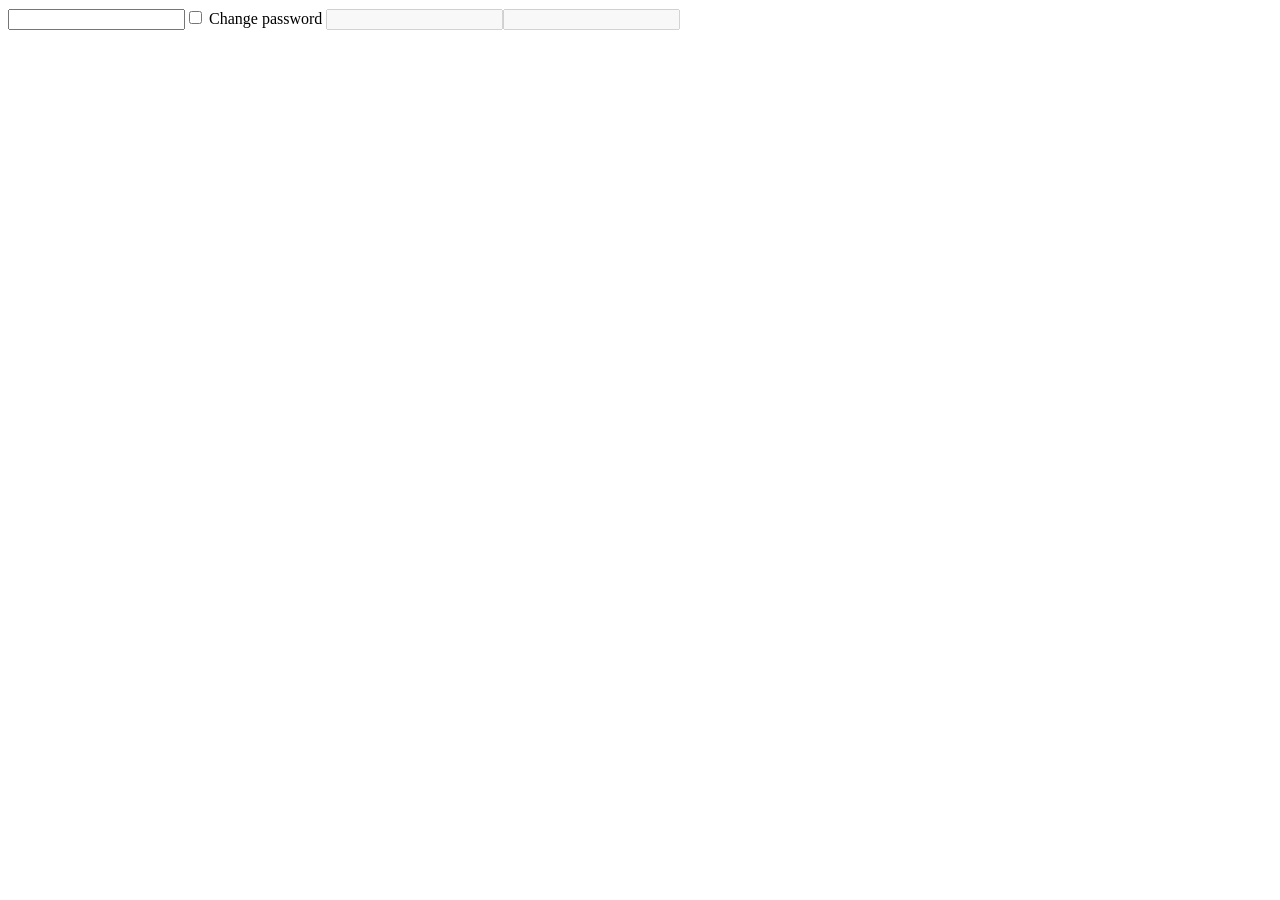
<file: skills/ve-director/doc/tests/fixtures/screen_locked_pw.html>
<!doctype html><meta charset="utf-8"><title>settings</title>
<form><input name="name"><label><input type="checkbox"> Change password</label>
<input type="password" name="pw1" disabled><input type="password" name="pw2" disabled></form>
</file>
<file: docs/site/site.css>
/* Script2Film 網站共用樣式：首頁、展示頁、工具頁、中英文都讀這一份 */
:root {
  --bg: #f5f2e6; --bg2: #ece7d6; --card: #fbf9f1; --fg: #1f2a3d; --muted: #5d6676;
  --navy: #25467a; --gold: #9a7b1f; --line: #d9d2bd; --code-bg: #1e2532; --code-fg: #e8e3d2;
  --btn-fg: #ffffff;
}
@media (prefers-color-scheme: dark) {
  :root {
    --bg: #14181f; --bg2: #1a2029; --card: #1e2530; --fg: #ece7d8; --muted: #a2a9b6;
    --navy: #9dbcf0; --gold: #d8b95e; --line: #313a48; --code-bg: #0d1016; --code-fg: #e8e3d2;
    --btn-fg: #14181f;
  }
}
* { box-sizing: border-box; margin: 0; padding: 0; }
html { scroll-behavior: smooth; }
body {
  background: var(--bg); color: var(--fg);
  font-family: -apple-system, BlinkMacSystemFont, "PingFang TC", "Noto Sans TC",
    "Microsoft JhengHei", "Segoe UI", sans-serif;
  line-height: 1.75; font-size: 16px; -webkit-text-size-adjust: 100%;
}
a { color: var(--navy); }
img, video { display: block; width: 100%; height: auto; }
code { font-family: ui-monospace, SFMono-Regular, Menlo, Consolas, monospace; font-size: .92em; }
.wrap { max-width: 1120px; margin: 0 auto; padding: 0 24px; }

/* nav */
.nav { position: sticky; top: 0; z-index: 10; background: color-mix(in srgb, var(--bg) 88%, transparent);
  backdrop-filter: blur(10px); -webkit-backdrop-filter: blur(10px); border-bottom: 1px solid var(--line); }
.nav .wrap { display: flex; align-items: center; gap: 22px; height: 58px; }
.brand { font-weight: 800; font-size: 1.12em; letter-spacing: .01em; color: var(--fg); text-decoration: none; }
.brand b { color: var(--gold); }
.nav-links { display: flex; gap: 20px; margin-left: auto; font-size: .92em; }
.nav-links a { color: var(--muted); text-decoration: none; white-space: nowrap; }
.nav-links a:hover { color: var(--navy); }
.lang { border: 1.5px solid var(--navy); color: var(--navy); border-radius: 18px; padding: 4px 14px;
  font-size: .88em; font-weight: 700; text-decoration: none; white-space: nowrap; }
.lang:hover { background: var(--navy); color: var(--btn-fg); }

/* hero */
.hero { padding: 64px 0 56px; }
.hero .wrap { display: grid; grid-template-columns: 1fr 1.08fr; gap: 48px; align-items: center; }
.eyebrow { color: var(--gold); font-weight: 700; font-size: .9em; letter-spacing: .08em; }
h1 { font-size: 3.2em; line-height: 1.22; margin: 10px 0 14px; letter-spacing: .01em; }
.sub { font-size: 1.28em; color: var(--navy); font-weight: 700; margin-bottom: 12px; }
.lead { color: var(--muted); max-width: 30em; }
.cta { display: flex; flex-wrap: wrap; gap: 12px; margin: 26px 0 16px; }
.btn { display: inline-flex; align-items: center; gap: 8px; text-decoration: none; font-weight: 700;
  border-radius: 12px; padding: 12px 22px; font-size: 1.02em; border: 1.5px solid var(--navy); }
.btn.primary { background: var(--navy); color: var(--btn-fg); }
.btn.ghost { color: var(--navy); }
.btn svg { width: 18px; height: 18px; fill: currentColor; flex: none; }
.gh-row { display: flex; gap: 8px; flex-wrap: wrap; }
.gh-btn { display: inline-flex; align-items: center; gap: 6px; padding: 5px 12px; border-radius: 16px;
  font-size: .84em; font-weight: 600; background: var(--card); color: var(--fg); text-decoration: none;
  border: 1px solid var(--line); }
.gh-btn:hover { border-color: var(--navy); color: var(--navy); }
.gh-btn svg { width: 14px; height: 14px; fill: currentColor; flex: none; }
.gh-count { color: var(--muted); font-weight: 700; font-variant-numeric: tabular-nums; }
.hero-media { border-radius: 16px; overflow: hidden; border: 1px solid var(--line);
  box-shadow: 0 18px 50px rgba(20, 30, 50, .18); background: #000; aspect-ratio: 16 / 9; }
.hero-media { position: relative; }
.hero-media iframe { position: absolute; inset: 0; width: 100%; height: 100%; border: 0; }
.hero-under { display: flex; align-items: flex-start; gap: 14px; margin-top: 14px; }
.play { display: inline-flex; align-items: center; gap: 8px; flex: none; white-space: nowrap;
  background: var(--gold); color: var(--btn-fg); text-decoration: none; font-weight: 700; font-size: .9em;
  padding: 8px 16px; border-radius: 22px; }
.play:hover { background: var(--navy); }
.play svg { width: 14px; height: 14px; fill: currentColor; flex: none; }
.hero-note { font-size: .82em; color: var(--muted); line-height: 1.6; }

/* sections */
section { padding: 72px 0; }
section.alt { background: var(--bg2); }
h2 { font-size: 2em; line-height: 1.3; margin-bottom: 10px; }
.kicker { color: var(--gold); font-weight: 700; font-size: .88em; letter-spacing: .08em; margin-bottom: 6px; }
.intro { color: var(--muted); max-width: 40em; margin-bottom: 36px; }
h3 { font-size: 1.3em; line-height: 1.4; margin-bottom: 8px; }

.facts { display: grid; grid-template-columns: repeat(3, 1fr); gap: 18px; }
.fact { background: var(--card); border: 1px solid var(--line); border-radius: 14px; padding: 24px; }
.fact strong { display: block; font-size: 1.18em; margin-bottom: 6px; color: var(--navy); }
.fact p { color: var(--muted); font-size: .96em; }

/* compare */
.cmp { border: 1px solid var(--line); border-radius: 14px; overflow: hidden; background: var(--card); }
.cmp-row { display: grid; grid-template-columns: 1fr 1.5fr; border-top: 1px solid var(--line); }
.cmp-row:first-child { border-top: 0; }
.cmp-row > div { padding: 16px 22px; }
.cmp-head { font-weight: 800; font-size: .9em; letter-spacing: .04em; }
.cmp-head .them { color: var(--muted); }
.cmp-head .us { color: var(--gold); }
.them { color: var(--muted); }
.us { border-left: 1px solid var(--line); }
.us b { color: var(--navy); }
.us span { display: block; color: var(--muted); font-size: .94em; }

/* features */
.feat { display: grid; grid-template-columns: 1fr 1.15fr; gap: 44px; align-items: center; margin-top: 64px; }
.feat:first-of-type { margin-top: 0; }
.feat > *, .hero .wrap > *, .flow > * { min-width: 0; }   /* 格子裡有不換行的內容時不撐寬版面 */
.feat.flip { grid-template-columns: 1.15fr 1fr; }
.feat.flip .feat-text { order: 2; }
.feat-num { color: var(--gold); font-weight: 800; font-size: .9em; letter-spacing: .08em; }
.feat-text p { color: var(--muted); margin-top: 6px; }
.feat-text ul { margin: 12px 0 0 1.2em; color: var(--muted); }
.feat-text li { margin: 4px 0; }
figure { margin: 0; }
.frame { border-radius: 12px; overflow: hidden; border: 1px solid var(--line);
  box-shadow: 0 10px 30px rgba(20, 30, 50, .12); }
figcaption { font-size: .82em; color: var(--muted); margin-top: 8px; }
.trio { display: grid; grid-template-columns: repeat(2, 1fr); gap: 8px; }
.trio .frame:first-child { grid-column: 1 / -1; }
.trio .frame { box-shadow: none; }
.term { background: var(--code-bg); color: var(--code-fg); border-radius: 12px; padding: 18px 20px;
  font-family: ui-monospace, SFMono-Regular, Menlo, Consolas, monospace; font-size: .8em; line-height: 1.7;
  overflow-x: auto; white-space: pre; border: 1px solid var(--line); }
.term .dim { opacity: .55; }
.term .ok { color: #9ed39a; }
.feat-note { color: var(--muted); font-size: .94em; max-width: 760px; margin-top: 24px; }
.cards { display: grid; grid-template-columns: repeat(2, 1fr); gap: 18px; margin-top: 64px; }
.card { background: var(--card); border: 1px solid var(--line); border-radius: 14px; padding: 22px; }
.card h3 { font-size: 1.08em; }
.card p { color: var(--muted); font-size: .94em; }

/* flow */
.flow { display: grid; grid-template-columns: repeat(7, 1fr); gap: 10px; counter-reset: none; }
.step { background: var(--card); border: 1px solid var(--line); border-radius: 12px; padding: 16px 14px; }
.step .id { color: var(--gold); font-weight: 800; font-size: .86em; }
.step b { display: block; margin: 2px 0 4px; font-size: 1em; }
.step p { color: var(--muted); font-size: .86em; line-height: 1.55; }
.flow-note { color: var(--muted); font-size: .92em; margin-top: 18px; }

/* agents */
.tbl { width: 100%; border-collapse: collapse; background: var(--card); border: 1px solid var(--line);
  border-radius: 14px; overflow: hidden; font-size: .95em; }
.tbl th, .tbl td { text-align: left; padding: 13px 18px; border-top: 1px solid var(--line); vertical-align: top; }
.tbl thead th { border-top: 0; color: var(--muted); font-size: .88em; font-weight: 700; }
.tbl td:first-child { font-weight: 700; white-space: nowrap; }
.tbl-wrap { overflow-x: auto; }

footer { border-top: 1px solid var(--line); padding: 36px 0 56px; color: var(--muted); font-size: .9em; }
footer .wrap { display: flex; flex-wrap: wrap; gap: 10px 26px; }
footer a { color: var(--muted); }

@media (max-width: 1080px) {
  .flow { grid-template-columns: repeat(4, 1fr); }
}
@media (max-width: 900px) {
  .hero .wrap, .feat { grid-template-columns: 1fr; gap: 26px; }
  .feat.flip { grid-template-columns: 1fr; }
  .feat.flip .feat-text { order: 0; }
  h1 { font-size: 2.45em; }
  .facts, .cards { grid-template-columns: 1fr; }
  .flow { grid-template-columns: repeat(2, 1fr); }
  .nav-links a:not(.keep) { display: none; }
  section { padding: 52px 0; }
  .hero { padding: 40px 0 44px; }
}
@media (max-width: 560px) {
  body { font-size: 16px; }
  .wrap { padding: 0 18px; }
  h1 { font-size: 2em; }
  h2 { font-size: 1.6em; }
  .cmp-row { grid-template-columns: 1fr; }
  .cmp-head { display: none; }
  .cmp-row .them::before { content: attr(data-label); font-weight: 700; }
  .cmp-row .them { padding-bottom: 4px; font-size: .92em; }
  .us { border-left: 0; padding-top: 0 !important; }
  .btn { width: 100%; justify-content: center; }
  .hero-under { flex-direction: column; gap: 8px; }
  .play { white-space: normal; max-width: 100%; }   /* 英文按鈕字較長，360px 以下不換行會撐出橫向捲動 */
}

/* 首屏：對 agent 說的那句話 */
.say-chip { display: flex; align-items: center; gap: 10px; background: var(--code-bg); color: var(--code-fg);
  border-radius: 12px; padding: 10px 12px 10px 16px; margin: 22px 0 0; max-width: 30em; border: 1px solid var(--line); }
.say-chip .lbl { font-size: .74em; opacity: .6; white-space: nowrap; }
.say-chip .txt { flex: 1; min-width: 0; font-size: .95em; }
.copy { flex: none; border: 1px solid rgba(255, 255, 255, .3); background: transparent; color: var(--code-fg);
  border-radius: 8px; padding: 4px 10px; font-size: .8em; font-weight: 700; cursor: pointer; font-family: inherit; }
.copy:hover { background: rgba(255, 255, 255, .14); }

/* 一排數字 */
.stats { display: grid; grid-template-columns: repeat(4, 1fr); gap: 18px; margin-bottom: 30px; }
.stat b { display: block; font-size: 2.6em; line-height: 1.1; color: var(--gold); font-variant-numeric: tabular-nums; }
.stat span { color: var(--muted); font-size: .94em; }

/* 稿對畫面 */
.pair { display: grid; grid-template-columns: 1fr 1.1fr; gap: 28px; align-items: center; margin-top: 44px; }
.pair > * { min-width: 0; }
.pair .term { font-size: .78em; }
.pair .k { color: #9dbcf0; } .pair .s { color: #d8b95e; }
.pair-cap { color: var(--muted); font-size: .9em; margin-top: 12px; }

/* 範本卡：挑一個範本，貼一句話 */
.tpls { display: grid; grid-template-columns: repeat(4, 1fr); gap: 18px; margin-top: 26px; }
.tpl { min-width: 0; background: var(--card); border: 1px solid var(--line); border-radius: 14px; overflow: hidden;
  display: flex; flex-direction: column; }
.tpl video { display: block; width: 100%; height: auto; aspect-ratio: 16 / 9; background: var(--bg2); }
.tpl .body { padding: 14px 16px 16px; display: flex; flex-direction: column; flex: 1; }
.tpl .tag { color: var(--gold); font-size: .8em; font-weight: 700; letter-spacing: .04em; }
.tpl b { font-size: 1.02em; line-height: 1.45; margin: 2px 0 6px; }
.tpl p { color: var(--muted); font-size: .9em; margin: 0 0 10px; flex: 1; }
.tpl .say-chip { margin: 0 0 8px; max-width: none; padding: 8px 10px 8px 12px; }
.tpl .say-chip .txt { font-size: .86em; overflow-wrap: anywhere; }
.tpl small { color: var(--muted); font-size: .8em; }
.tpl-steps { list-style: none; counter-reset: st; padding: 0; margin: 18px 0 8px; display: grid;
  grid-template-columns: repeat(3, 1fr); gap: 14px; }
.tpl-steps li { counter-increment: st; min-width: 0; background: var(--card); border: 1px solid var(--line);
  border-radius: 12px; padding: 12px 14px; display: flex; flex-direction: column; gap: 6px; font-size: .9em; }
.tpl-steps b::before { content: counter(st) " "; color: var(--gold); font-weight: 800; }
.tpl-steps code { background: var(--code-bg); color: var(--code-fg); border-radius: 6px; padding: 6px 8px;
  font-size: .86em; overflow-wrap: anywhere; }
.tpl-steps span { color: var(--muted); }
@media (max-width: 900px) { .tpl-steps { grid-template-columns: 1fr; } }
@media (max-width: 1080px) { .tpls { grid-template-columns: repeat(2, 1fr); } }
@media (max-width: 560px) { .tpls { grid-template-columns: 1fr; } }

/* 作品 */
.works { display: grid; grid-template-columns: repeat(4, 1fr); gap: 18px; }
.work { display: block; text-decoration: none; color: var(--fg); background: var(--card); border: 1px solid var(--line);
  border-radius: 14px; overflow: hidden; }
.work:hover { border-color: var(--navy); }
.work .tag { color: var(--gold); font-size: .8em; font-weight: 700; letter-spacing: .04em; }
.work .body { padding: 14px 16px 16px; }
.work b { display: block; font-size: .98em; line-height: 1.45; margin: 2px 0 6px; }
.work small { color: var(--muted); }
.chan { margin-top: 22px; color: var(--muted); font-size: .94em; }

/* 子頁導覽 */
.more { display: flex; flex-wrap: wrap; gap: 12px; margin-top: 28px; }
.more a { border: 1.5px solid var(--navy); color: var(--navy); border-radius: 12px; padding: 10px 18px;
  font-weight: 700; text-decoration: none; }
.more a:hover { background: var(--navy); color: var(--btn-fg); }

.works.three { grid-template-columns: repeat(3, 1fr); }   /* Prompt Studio 頁只有三支 */
@media (max-width: 700px) { .works.three { grid-template-columns: 1fr; } }

@media (max-width: 900px) {
  .stats { grid-template-columns: repeat(2, 1fr); }
  .pair { grid-template-columns: 1fr; }
  .works { grid-template-columns: repeat(2, 1fr); }
}
@media (max-width: 560px) {
  .works { grid-template-columns: 1fr; }
  .stat b { font-size: 2.1em; }
}

/* 子頁 */
.page-hero { padding: 56px 0 44px; }
.hero .wrap.one { grid-template-columns: 1fr; }
.page-hero h1 { font-size: 2.65em; }
.lead.wide { max-width: 44em; font-size: 1.05em; }
.tools { display: grid; grid-template-columns: repeat(3, 1fr); gap: 18px; }
.tools.two { grid-template-columns: repeat(2, 1fr); }
.tools.colab { margin-top: 18px; }
.tool { background: var(--card); border: 1px solid var(--line); border-radius: 14px; padding: 22px; display: flex; flex-direction: column; }
.tool .stage { color: var(--gold); font-weight: 700; font-size: .82em; letter-spacing: .06em; }
.tool h3 { margin: 2px 0 6px; }
.tool p { color: var(--muted); font-size: .95em; }
.tool dl { display: grid; grid-template-columns: auto 1fr; gap: 4px 12px; margin-top: 14px; font-size: .88em; }
.tool dt { color: var(--muted); white-space: nowrap; }
.tool dd { margin: 0; }
.tool .btn { margin-top: 18px; align-self: flex-start; }
.tool.feature { border-color: var(--gold); }
.disclose { margin-top: 18px; font-size: .9em; color: var(--muted); background: var(--bg2); border-radius: 10px; padding: 12px 16px; }
@media (max-width: 900px) { .tools, .tools.two { grid-template-columns: 1fr; } .page-hero h1 { font-size: 2em; } }
@media (max-width: 560px) { .tool .btn { align-self: stretch; } }

/* 展示頁的小格 */
.tiles { display: grid; grid-template-columns: repeat(3, 1fr); gap: 20px 18px; }
.tiles.five { grid-template-columns: repeat(5, 1fr); }
.tile { min-width: 0; }
.tile .frame { box-shadow: none; aspect-ratio: 16 / 9; background: var(--card); }
.tile figcaption { font-size: .86em; line-height: 1.5; margin-top: 8px; }
.tile figcaption code { display: block; color: var(--navy); font-weight: 700; font-size: 1em; }
.tool .btn.ghost { padding: 8px 14px; font-size: .92em; margin-top: auto; }
.tool p { margin-bottom: 14px; }
@media (max-width: 900px) { .tiles { grid-template-columns: repeat(2, 1fr); } .tiles.five { grid-template-columns: repeat(2, 1fr); } }
@media (max-width: 560px) { .tiles { grid-template-columns: 1fr; } }

/* 英文版：字母比方塊字寬，首頁大標小一級才排得成兩行 */
@media (min-width: 901px) { html[lang="en"] .hero:not(.page-hero) h1 { font-size: 2.55em; } }
/* 導覽列八項時，英文版在約 946px 以下會撐出橫向捲動（實測），中文到 900px 都排得下：英文提早收起來 */
@media (max-width: 960px) { html[lang="en"] .nav-links a:not(.keep) { display: none; } }
/* 最窄的手機上，「Prompt Studio」這種較長的當前頁連結也要和品牌名、語言鈕排進同一行 */
@media (max-width: 360px) { .nav .wrap { gap: 12px; } .lang { padding: 4px 10px; } }
</file>
